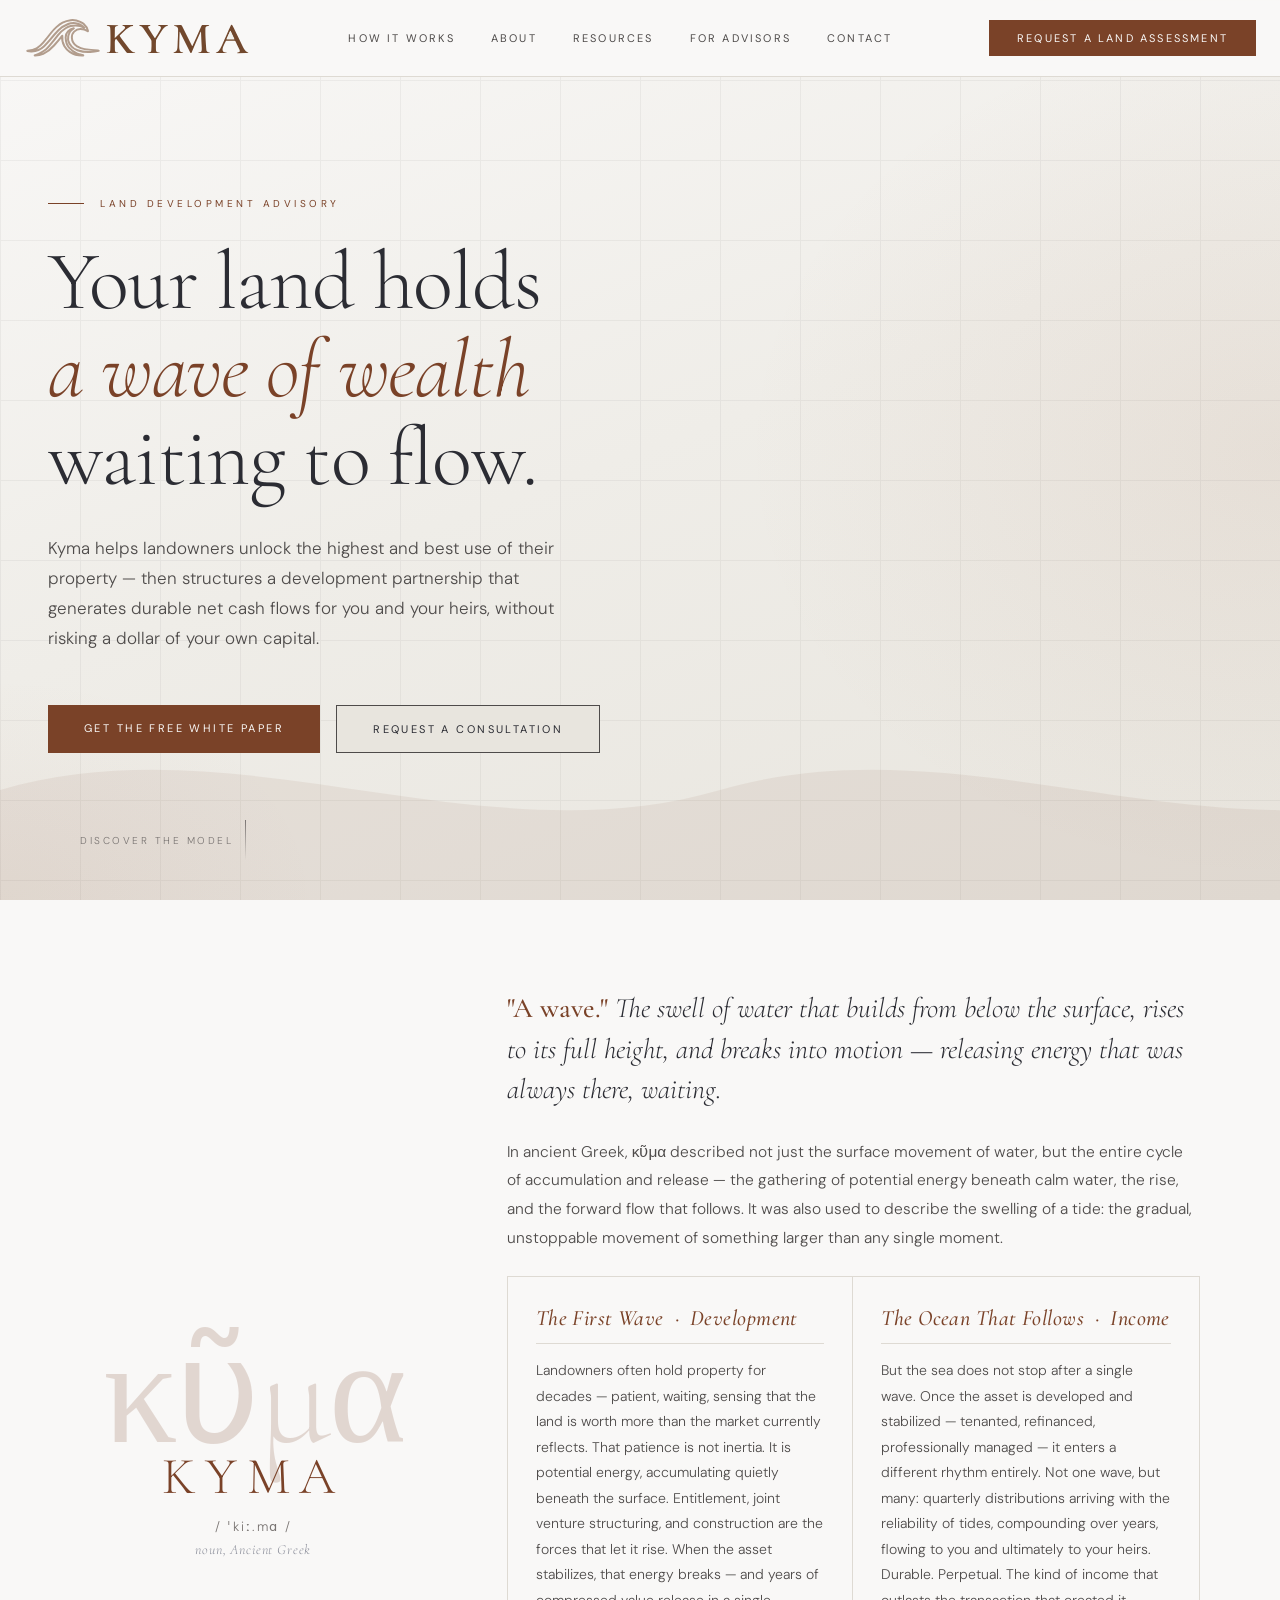
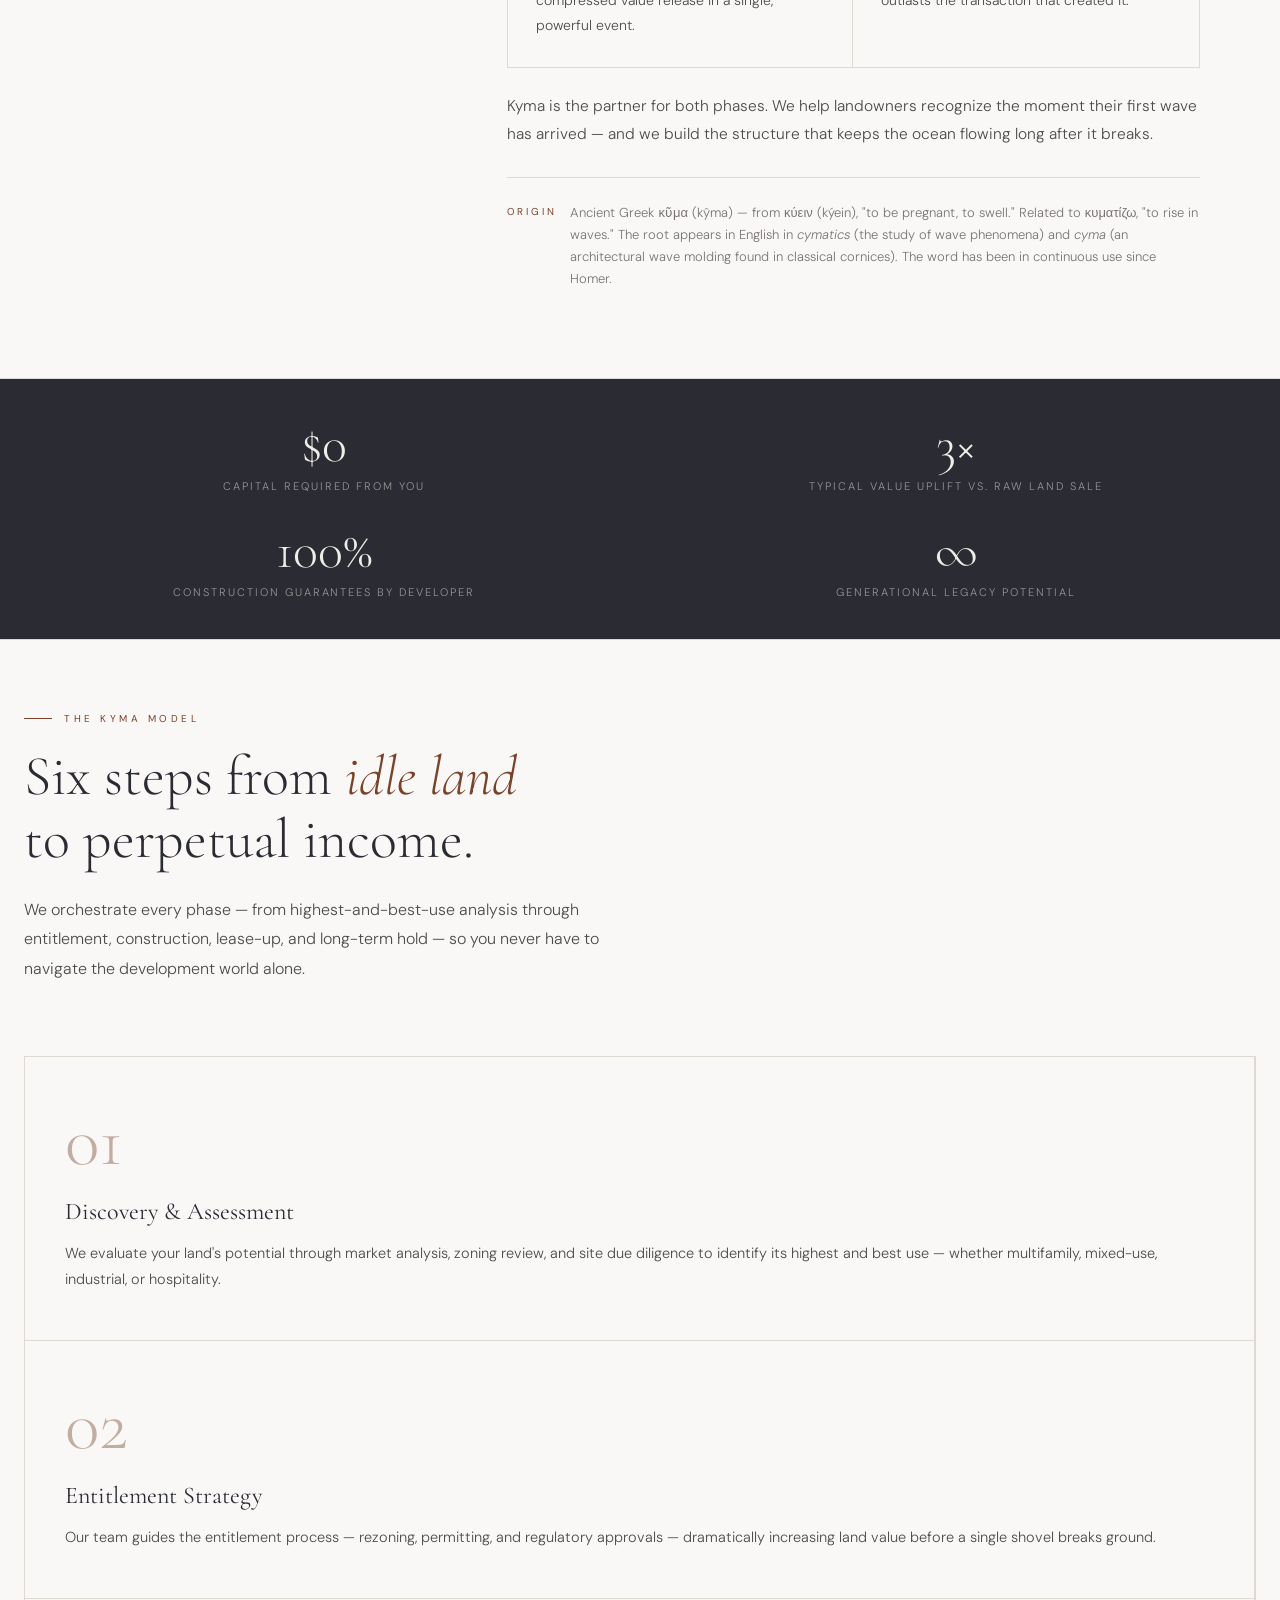
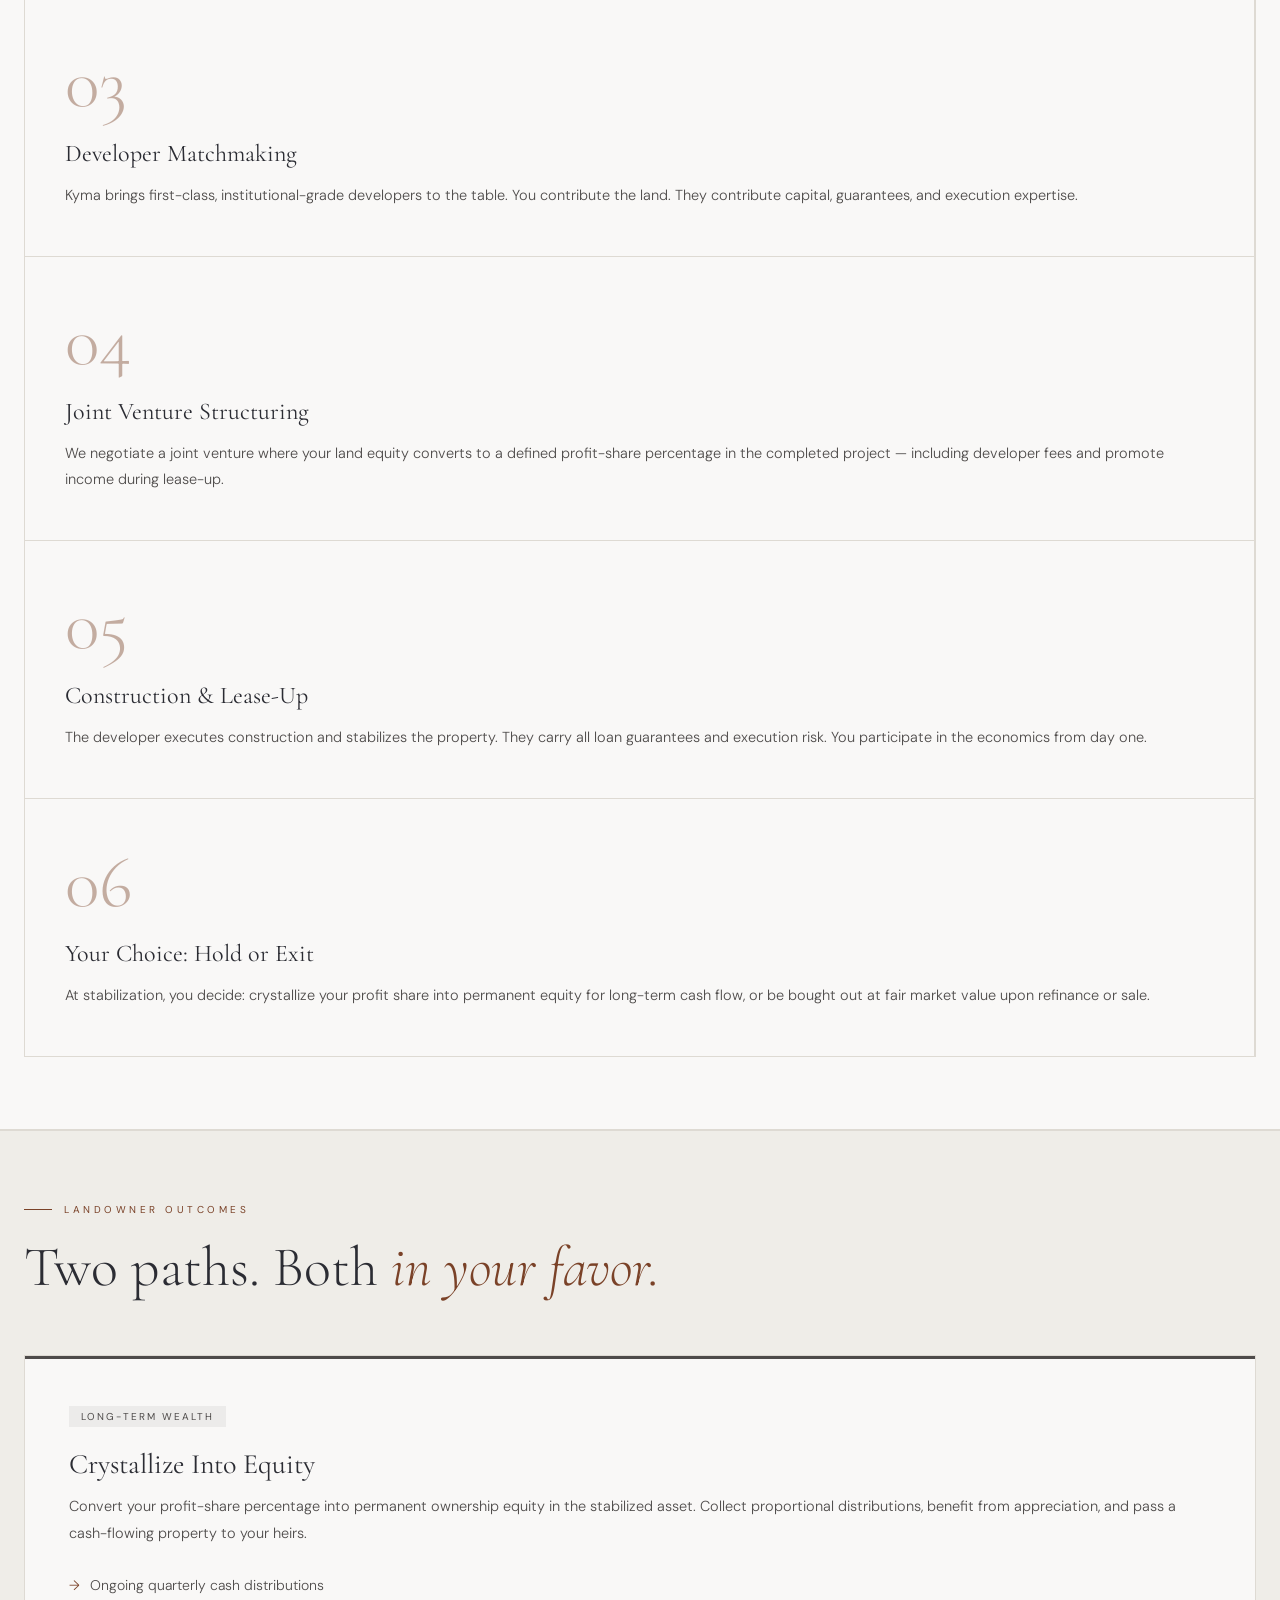
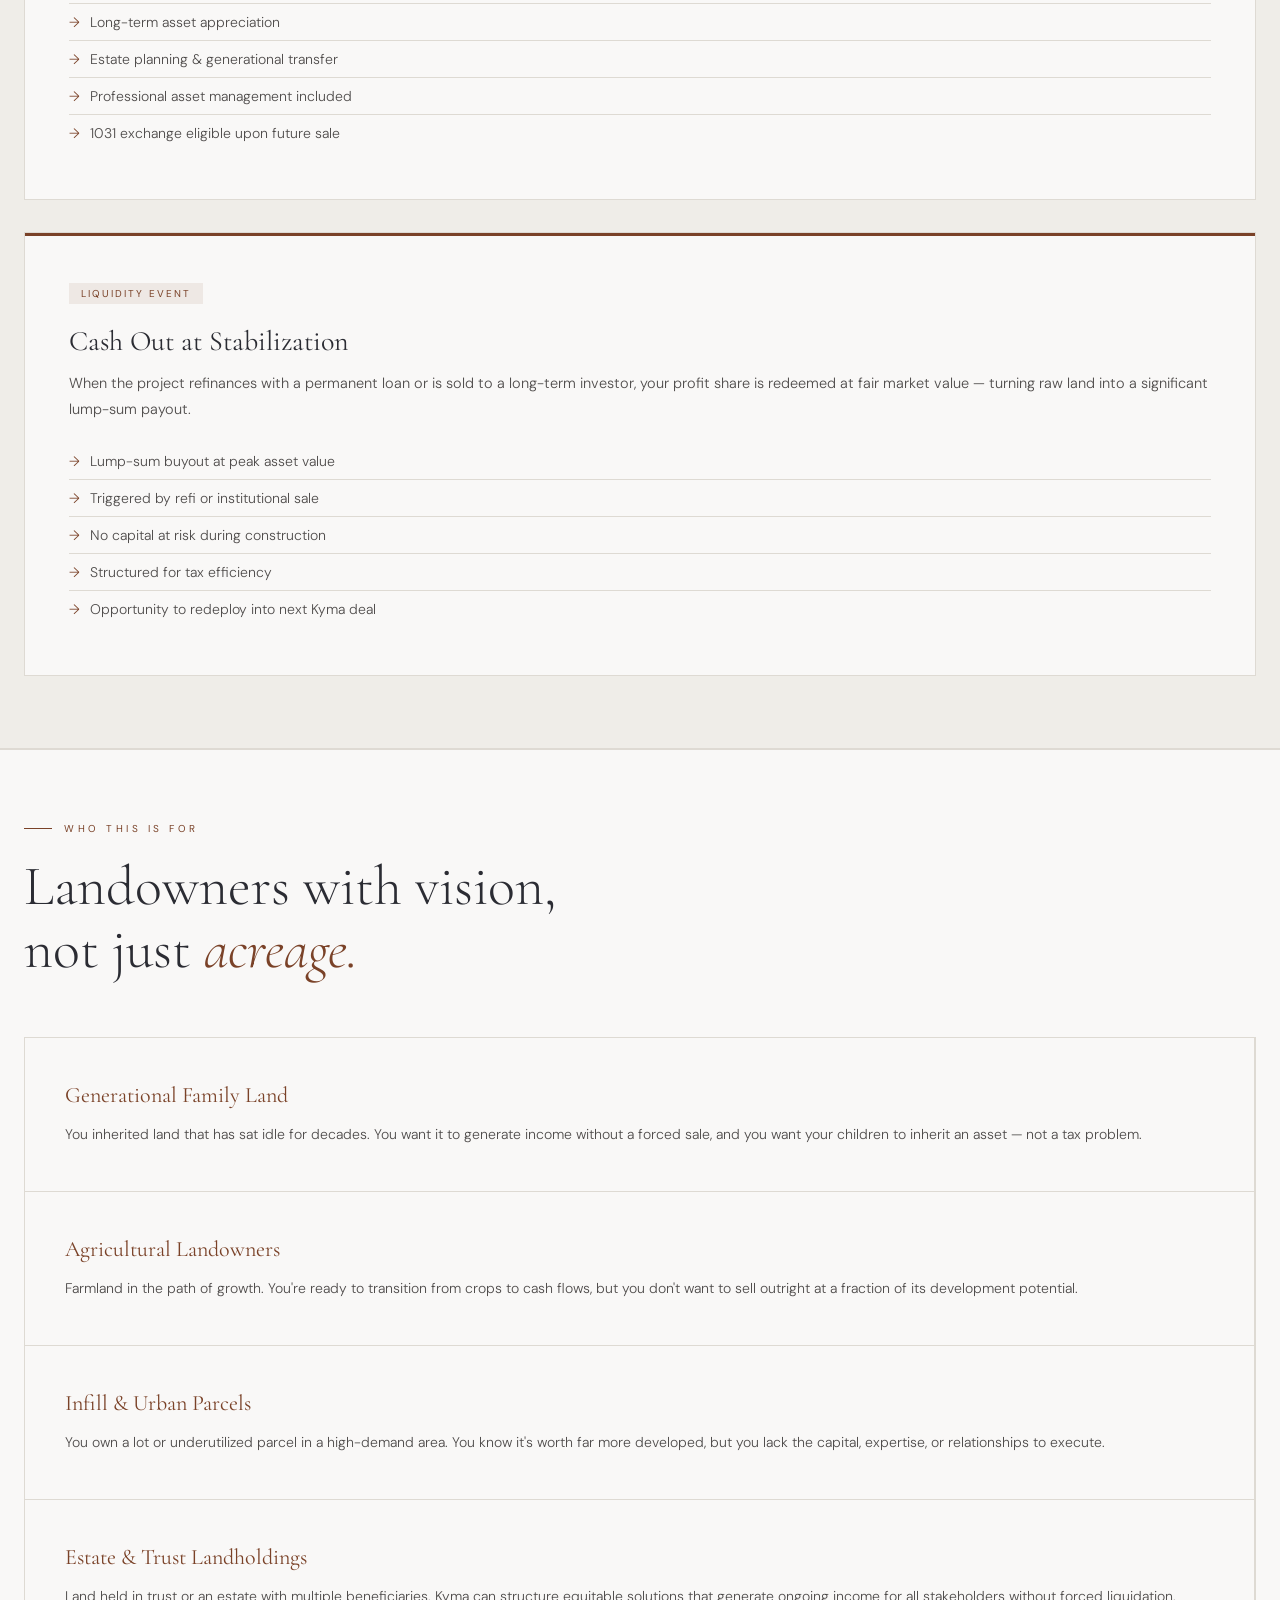
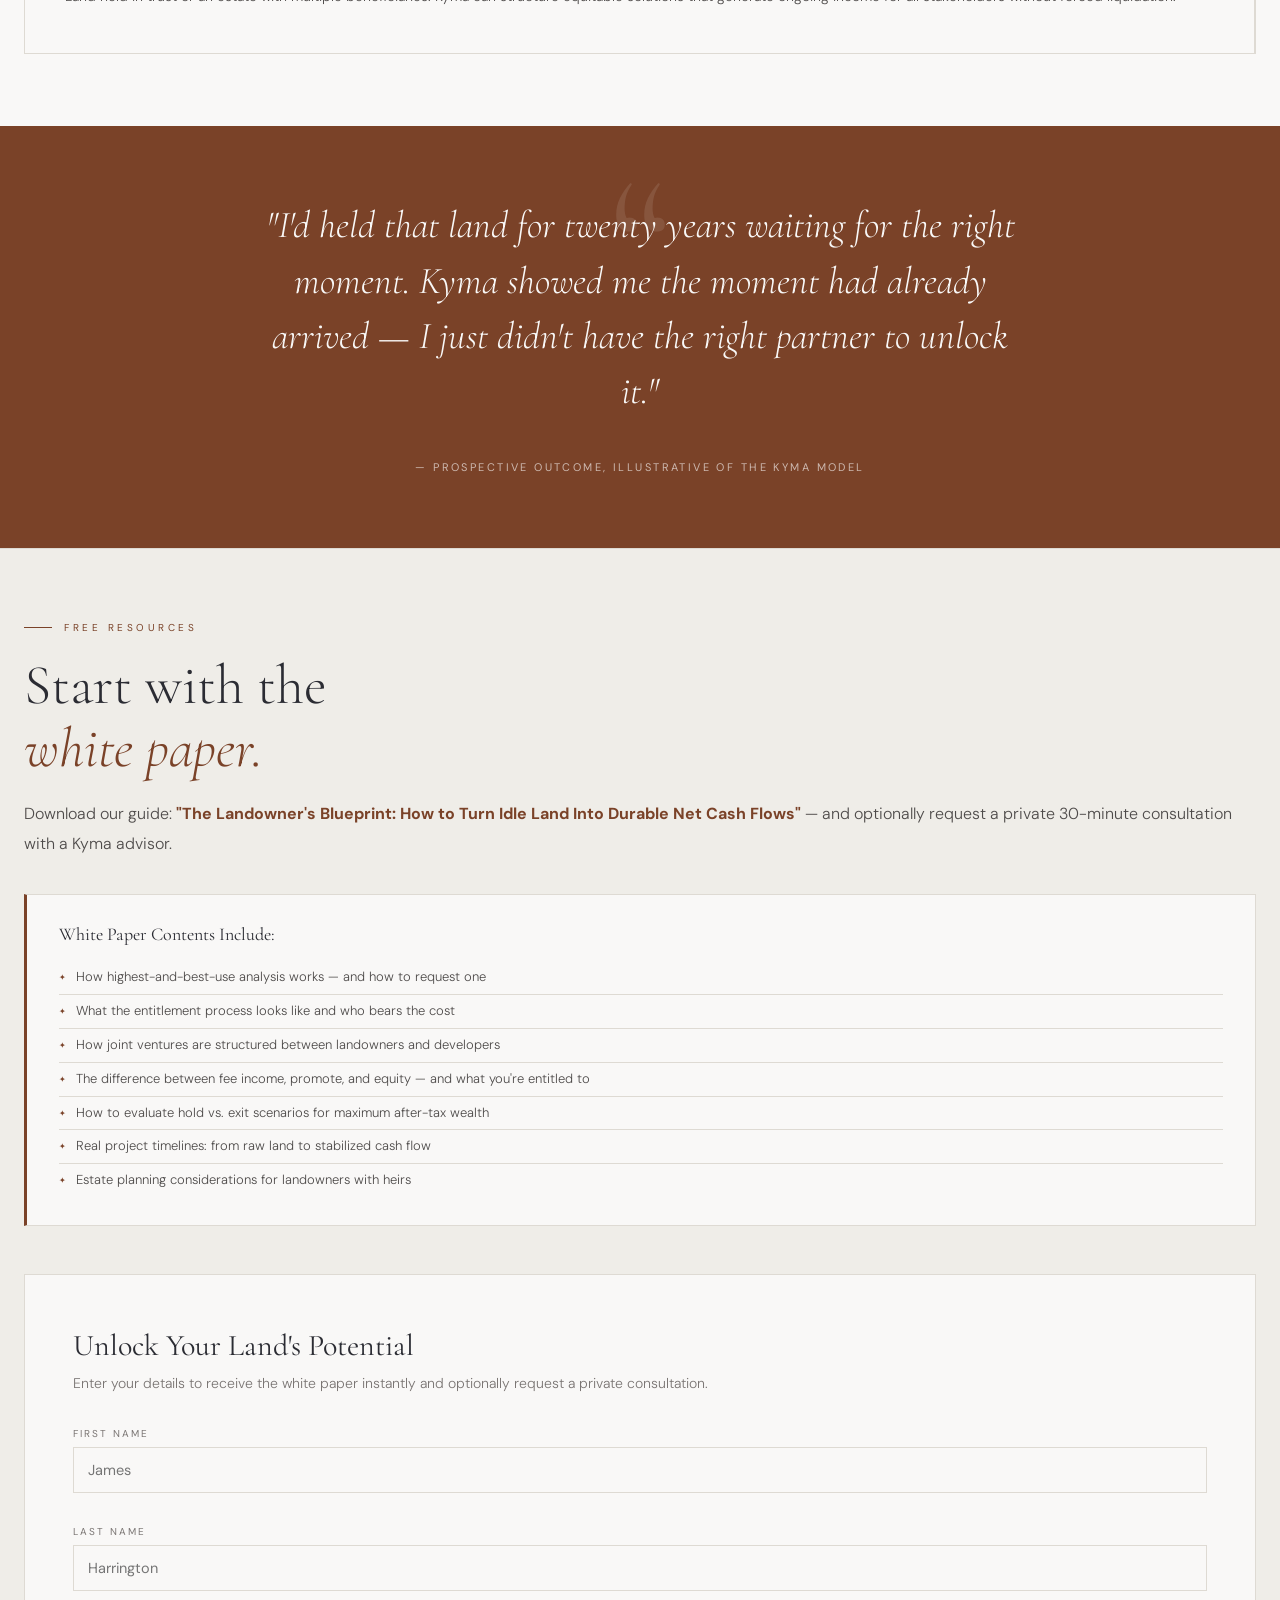
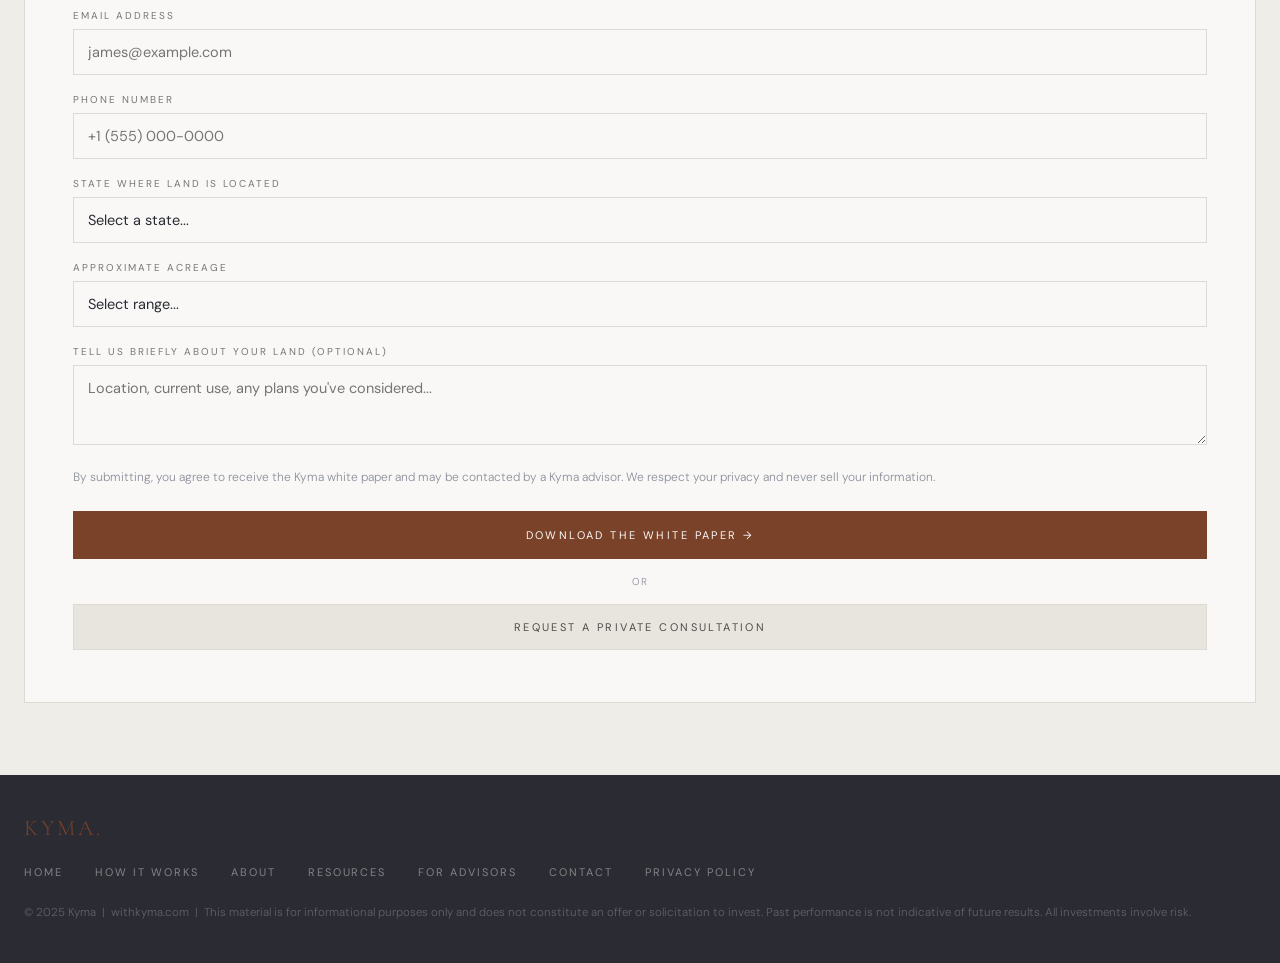
<file: index.html>
<!DOCTYPE html>
<html lang="en">
<head>
<meta charset="UTF-8">
<meta name="viewport" content="width=device-width, initial-scale=1.0">
<meta name="description" content="Kyma helps landowners unlock the highest and best use of their property — structuring development partnerships that generate durable net cash flows with $0 capital required from you.">
<meta property="og:title" content="Kyma | Turn Your Land Into Lasting Legacy">
<meta property="og:description" content="Unlock the wealth in your land. Kyma structures development partnerships that generate durable net cash flows — with no capital required from you.">
<meta property="og:url" content="https://withkyma.com">
<title>Kyma | Turn Your Land Into Lasting Legacy | withkyma.com</title>
<link rel="preconnect" href="https://fonts.googleapis.com">
<link rel="preconnect" href="https://fonts.gstatic.com" crossorigin>
<link href="https://fonts.googleapis.com/css2?family=Cormorant+Garamond:ital,wght@0,300;0,400;0,500;0,600;1,300;1,400&family=DM+Sans:ital,opsz,wght@0,9..40,300;0,9..40,400;0,9..40,500;1,9..40,300&display=swap" rel="stylesheet">
<style>
  :root {
    --ink:        #2b2c33;
    --bone:       #efede8;
    --sand:       #e8e5de;
    --tide:       #4e4b4a;
    --tide-light: #797472;
    --gold:       #7a4228;
    --gold-pale:  #975835;
    --gold-light: #f4e8e0;
    --mist:       #8a8d99;
    --white:      #f9f8f7;
    --rule:       #dedad3;
  }

  *, *::before, *::after { box-sizing: border-box; margin: 0; padding: 0; }
  html { scroll-behavior: smooth; }

  body {
    background: var(--white);
    color: var(--ink);
    font-family: 'DM Sans', sans-serif;
    font-weight: 300;
    overflow-x: hidden;
  }

  /* ── NAV ── */
  nav {
    position: fixed; top: 0; left: 0; right: 0; z-index: 100;
    display: flex; align-items: center; justify-content: space-between;
    padding: 20px 56px;
    background: rgba(249,248,247,0.96);
    border-bottom: 1px solid var(--rule);
    backdrop-filter: blur(8px);
  }
  .logo {
    text-decoration: none;
    flex-shrink: 0;
    display: flex;
    align-items: center;
  }
  .nav-links {
    display: flex; align-items: center; gap: 36px;
  }
  .nav-links a {
    font-family: 'DM Sans', sans-serif;
    font-size: 11px; font-weight: 400;
    letter-spacing: 0.2em; text-transform: uppercase;
    color: var(--tide); text-decoration: none;
    transition: color 0.2s;
  }
  .nav-links a:hover { color: var(--gold); }
  .nav-links a.active { color: var(--gold); }
  nav a.cta-nav {
    font-size: 11px; letter-spacing: 0.2em; text-transform: uppercase;
    color: var(--white); background: var(--gold);
    padding: 11px 28px; text-decoration: none;
    transition: background 0.3s;
    font-family: 'DM Sans', sans-serif; font-weight: 400;
    white-space: nowrap;
  }
  nav a.cta-nav:hover { background: var(--gold-pale); }
  /* Mobile nav */
  .nav-toggle { display: none; flex-direction: column; gap: 5px; cursor: pointer; padding: 4px; }
  .nav-toggle span { display: block; width: 22px; height: 1.5px; background: var(--tide); transition: all 0.3s; }
  @media (max-width: 900px) {
    nav { padding: 18px 24px; }
    .nav-links { display: none; position: absolute; top: 100%; left: 0; right: 0;
      background: rgba(249,248,247,0.98); border-bottom: 1px solid var(--rule);
      flex-direction: column; align-items: flex-start; gap: 0; padding: 8px 0; }
    .nav-links.open { display: flex; }
    .nav-links a { padding: 14px 24px; width: 100%; border-bottom: 1px solid var(--rule); }
    .nav-links a:last-child { border-bottom: none; }
    .nav-toggle { display: flex; }
    nav a.cta-nav { display: none; }
  }

  /* ── HERO ── */
  .hero {
    min-height: 100vh;
    position: relative;
    display: flex; align-items: center;
    overflow: hidden;
    background: var(--bone);
  }

  .hero-bg {
    position: absolute; inset: 0;
    background:
      radial-gradient(ellipse 70% 80% at 100% 50%, rgba(151,88,53,0.08) 0%, transparent 60%),
      radial-gradient(ellipse 50% 50% at 0% 100%, rgba(151,88,53,0.05) 0%, transparent 50%),
      linear-gradient(160deg, #f9f8f7 0%, #efede8 50%, #e8e5de 100%);
  }

  /* Subtle topographic line pattern */
  .grid-lines {
    position: absolute; inset: 0; opacity: 0.06;
    background-image:
      linear-gradient(var(--tide) 1px, transparent 1px),
      linear-gradient(90deg, var(--tide) 1px, transparent 1px);
    background-size: 80px 80px;
  }

  /* Animated wave SVG at bottom of hero */
  .wave-overlay {
    position: absolute; bottom: 0; left: 0; right: 0;
    height: 220px; opacity: 0.07;
  }

  .hero-content {
    position: relative; z-index: 2;
    max-width: 800px;
    padding: 140px 80px 80px;
  }

  .eyebrow {
    font-size: 10px; letter-spacing: 0.35em; text-transform: uppercase;
    color: var(--gold); margin-bottom: 28px;
    display: flex; align-items: center; gap: 16px;
    font-weight: 400;
  }
  .eyebrow::before {
    content: ''; display: block; width: 36px; height: 1px; background: var(--gold);
  }

  h1 {
    font-family: 'Cormorant Garamond', serif;
    font-size: clamp(46px, 6.5vw, 84px);
    font-weight: 300; line-height: 1.06;
    letter-spacing: -0.01em;
    color: var(--ink);
    margin-bottom: 32px;
  }
  h1 em {
    font-style: italic; color: var(--gold);
  }

  .hero-sub {
    font-size: 17px; line-height: 1.75; color: var(--tide);
    max-width: 520px; margin-bottom: 52px;
    font-weight: 300;
  }

  .hero-actions {
    display: flex; gap: 16px; flex-wrap: wrap;
  }

  .btn-primary {
    background: var(--gold); color: var(--white);
    padding: 16px 36px;
    font-size: 11px; letter-spacing: 0.22em; text-transform: uppercase;
    text-decoration: none; border: none; cursor: pointer;
    transition: all 0.3s; font-family: 'DM Sans', sans-serif; font-weight: 400;
    display: inline-block;
  }
  .btn-primary:hover { background: var(--gold-pale); transform: translateY(-1px); }

  .btn-ghost {
    background: var(--sand); color: var(--ink);
    padding: 16px 36px;
    font-size: 11px; letter-spacing: 0.22em; text-transform: uppercase;
    text-decoration: none; border: 1px solid var(--tide); cursor: pointer;
    transition: all 0.3s; font-family: 'DM Sans', sans-serif; font-weight: 400;
    display: inline-block;
  }
  .btn-ghost:hover { background: var(--tide); border-color: var(--tide); color: var(--white); }

  /* Scroll indicator */
  .scroll-hint {
    position: absolute; bottom: 40px; left: 80px;
    font-size: 10px; letter-spacing: 0.25em; text-transform: uppercase;
    color: var(--tide-light); display: flex; align-items: center; gap: 12px;
    animation: fadeInUp 1s 1.5s both;
  }
  .scroll-hint::after {
    content: ''; display: block; width: 1px; height: 40px;
    background: linear-gradient(to bottom, var(--tide-light), transparent);
    animation: scrollLine 2s ease-in-out infinite;
  }
  @keyframes scrollLine { 0%,100% { opacity: 1; } 50% { opacity: 0.3; } }

  /* ── METRICS STRIP ── */
  /* Dark band — the one deliberate dark element, like Terra Vista's accent strips */
  .metrics {
    background: var(--ink);
    padding: 56px 80px;
    display: grid; grid-template-columns: repeat(4, 1fr);
    gap: 40px;
    position: relative;
  }
  .metric { text-align: center; }
  .metric-num {
    font-family: 'Cormorant Garamond', serif;
    font-size: 52px; font-weight: 300; color: var(--bone);
    line-height: 1;
  }
  .metric-label {
    font-size: 11px; letter-spacing: 0.18em; text-transform: uppercase;
    color: rgba(239,237,232,0.55); margin-top: 8px;
  }

  /* ── SECTION BASE ── */
  section { padding: 112px 80px; }

  .section-label {
    font-size: 10px; letter-spacing: 0.35em; text-transform: uppercase;
    color: var(--gold); margin-bottom: 20px;
    display: flex; align-items: center; gap: 12px;
    font-weight: 400;
  }
  .section-label::before { content: ''; width: 28px; height: 1px; background: var(--gold); display: block; }

  h2 {
    font-family: 'Cormorant Garamond', serif;
    font-size: clamp(34px, 4.5vw, 56px);
    font-weight: 300; line-height: 1.12;
    color: var(--ink);
  }
  h2 em { font-style: italic; color: var(--gold); }

  /* ── HOW IT WORKS ── */
  .how {
    background: var(--white);
    border-top: 1px solid var(--rule);
    border-bottom: 1px solid var(--rule);
  }

  .how-header { max-width: 600px; margin-bottom: 72px; }
  .how-header p {
    margin-top: 24px; font-size: 16px; line-height: 1.85;
    color: var(--tide);
  }

  .steps {
    display: grid; grid-template-columns: repeat(3, 1fr);
    gap: 0;
    border: 1px solid var(--rule);
    margin-bottom: 0;
  }
  .step {
    padding: 48px 40px;
    border-right: 1px solid var(--rule);
    border-bottom: 1px solid var(--rule);
    position: relative;
    transition: background 0.3s;
    background: var(--white);
  }
  .step:nth-child(3n) { border-right: none; }
  .step:nth-last-child(-n+3) { border-bottom: none; }
  .step:hover { background: var(--bone); }
  .step::before {
    content: ''; position: absolute; top: 0; left: 0; right: 0; height: 2px;
    background: transparent;
    transition: background 0.3s;
  }
  .step:hover::before { background: var(--gold); }

  .step-num {
    font-family: 'Cormorant Garamond', serif;
    font-size: 72px; font-weight: 300;
    color: rgba(122,66,40,0.42); line-height: 1;
    margin-bottom: 20px;
  }
  .step h3 {
    font-family: 'Cormorant Garamond', serif;
    font-size: 24px; font-weight: 400; color: var(--ink);
    margin-bottom: 14px;
  }
  .step p { font-size: 14.5px; line-height: 1.8; color: var(--tide); }

  /* ── STRUCTURE / HOW YOU WIN ── */
  .structure {
    background: var(--bone);
    border-top: 1px solid var(--rule);
    border-bottom: 1px solid var(--rule);
  }

  .options-grid {
    display: grid; grid-template-columns: 1fr 1fr; gap: 32px;
    margin-top: 56px;
  }
  .option-card {
    background: var(--white);
    border: 1px solid var(--rule);
    padding: 48px 44px;
    position: relative; overflow: hidden;
    transition: transform 0.3s, box-shadow 0.3s;
  }
  .option-card:hover { transform: translateY(-3px); box-shadow: 0 16px 48px rgba(43,44,51,0.08); }
  .option-card::before {
    content: ''; position: absolute; top: 0; left: 0; right: 0; height: 3px;
  }
  .option-card.hold::before { background: var(--tide); }
  .option-card.exit::before { background: var(--gold); }
  .option-card h3 {
    font-family: 'Cormorant Garamond', serif;
    font-size: 28px; font-weight: 400;
    color: var(--ink); margin-bottom: 12px;
  }
  .option-card .tag {
    font-size: 10px; letter-spacing: 0.2em; text-transform: uppercase;
    margin-bottom: 20px; display: inline-block; padding: 4px 12px;
    font-weight: 400;
  }
  .option-card.hold .tag { background: rgba(78,75,74,0.08); color: var(--tide); }
  .option-card.exit .tag { background: rgba(122,66,40,0.09); color: var(--gold); }
  .option-card p { font-size: 14.5px; line-height: 1.85; color: var(--tide); }
  .option-card ul { list-style: none; margin-top: 20px; }
  .option-card ul li {
    font-size: 14px; color: var(--tide); padding: 9px 0;
    border-bottom: 1px solid var(--rule);
    display: flex; align-items: flex-start; gap: 10px;
  }
  .option-card ul li:last-child { border-bottom: none; }
  .option-card ul li::before { content: '→'; color: var(--gold); flex-shrink: 0; }

  /* ── WHO WE SERVE ── */
  .who {
    background: var(--white);
    border-top: 1px solid var(--rule);
  }
  .who-grid {
    display: grid; grid-template-columns: repeat(2, 1fr);
    border: 1px solid var(--rule);
    margin-top: 56px;
  }
  .who-card {
    padding: 44px 40px;
    border-right: 1px solid var(--rule);
    border-bottom: 1px solid var(--rule);
    transition: background 0.3s;
  }
  .who-card:nth-child(2n) { border-right: none; }
  .who-card:nth-last-child(-n+2) { border-bottom: none; }
  .who-card:hover { background: var(--bone); }
  .who-card h4 {
    font-family: 'Cormorant Garamond', serif;
    font-size: 22px; font-weight: 400; color: var(--gold);
    margin-bottom: 14px;
  }
  .who-card p { font-size: 14px; line-height: 1.8; color: var(--tide); }

  /* ── TESTIMONIAL ── */
  /* Sienna accent band — like Terra Vista's warm image+quote sections */
  .testimonial {
    background: var(--gold);
    padding: 100px 80px;
    text-align: center;
    position: relative; overflow: hidden;
  }
  .testimonial::before {
    content: '\201C';
    position: absolute; top: 20px; left: 50%; transform: translateX(-50%);
    font-family: 'Cormorant Garamond', serif;
    font-size: 200px; line-height: 1;
    color: rgba(255,255,255,0.10);
    pointer-events: none;
  }
  .testimonial blockquote {
    font-family: 'Cormorant Garamond', serif;
    font-size: clamp(22px, 3vw, 38px);
    font-weight: 300; font-style: italic;
    line-height: 1.45; color: var(--white);
    max-width: 760px; margin: 0 auto 36px;
    position: relative; z-index: 1;
  }
  .testimonial cite {
    font-size: 11px; letter-spacing: 0.22em; text-transform: uppercase;
    color: rgba(249,248,247,0.65);
    font-style: normal; position: relative; z-index: 1;
    font-weight: 400;
  }

  /* ── LEAD CAPTURE ── */
  .capture {
    background: var(--bone);
    border-top: 1px solid var(--rule);
    position: relative; overflow: hidden;
  }
  .capture::before {
    content: 'KYMA';
    position: absolute;
    font-family: 'Cormorant Garamond', serif;
    font-size: 260px; font-weight: 600;
    color: rgba(122,66,40,0.04);
    top: 50%; left: 50%; transform: translate(-50%, -50%);
    white-space: nowrap; pointer-events: none;
    letter-spacing: 0.05em;
  }
  .capture-inner {
    position: relative; z-index: 2;
    display: grid; grid-template-columns: 1fr 1fr; gap: 88px;
    align-items: start;
  }
  .capture-left h2 { margin-bottom: 20px; }
  .capture-left p {
    font-size: 16px; line-height: 1.85; color: var(--tide); margin-bottom: 36px;
  }
  .whitepaper-preview {
    background: var(--white);
    border: 1px solid var(--rule);
    border-left: 3px solid var(--gold);
    padding: 28px 32px;
    margin-top: 0;
  }
  .whitepaper-preview h4 {
    font-family: 'Cormorant Garamond', serif;
    font-size: 18px; font-weight: 400; color: var(--ink); margin-bottom: 16px;
  }
  .whitepaper-preview ul { list-style: none; }
  .whitepaper-preview ul li {
    font-size: 13px; color: var(--tide); padding: 6px 0;
    border-bottom: 1px solid var(--rule);
    display: flex; gap: 10px; line-height: 1.6;
  }
  .whitepaper-preview ul li:last-child { border-bottom: none; }
  .whitepaper-preview ul li::before { content: '✦'; color: var(--gold); font-size: 8px; margin-top: 4px; flex-shrink: 0; }

  /* Form panel */
  .form-panel {
    background: var(--white);
    border: 1px solid var(--rule);
    padding: 52px 48px;
    color: var(--ink);
  }
  .form-panel h3 {
    font-family: 'Cormorant Garamond', serif;
    font-size: 30px; font-weight: 400;
    color: var(--ink); margin-bottom: 8px;
  }
  .form-panel .form-sub {
    font-size: 14px; color: var(--tide-light); margin-bottom: 32px;
    line-height: 1.65;
  }

  .form-group { margin-bottom: 18px; }
  .form-group label {
    display: block; font-size: 10px; letter-spacing: 0.2em;
    text-transform: uppercase; color: var(--tide-light); margin-bottom: 7px;
    font-weight: 400;
  }
  .form-group input, .form-group select, .form-group textarea {
    width: 100%; padding: 13px 14px;
    border: 1px solid var(--rule); border-radius: 0;
    font-family: 'DM Sans', sans-serif; font-size: 14.5px; color: var(--ink);
    background: var(--white);
    transition: border-color 0.2s;
    outline: none; appearance: none;
  }
  .form-group input:focus, .form-group select:focus, .form-group textarea:focus {
    border-color: var(--gold);
    background: var(--gold-light);
  }
  .form-group textarea { min-height: 80px; resize: vertical; }
  .form-row { display: grid; grid-template-columns: 1fr 1fr; gap: 14px; }

  .form-panel .consent {
    font-size: 12px; color: var(--mist); line-height: 1.6; margin: 18px 0 24px;
  }

  .btn-submit {
    width: 100%; padding: 17px;
    background: var(--gold); color: var(--white);
    font-family: 'DM Sans', sans-serif; font-weight: 400;
    font-size: 11px; letter-spacing: 0.22em; text-transform: uppercase;
    border: none; cursor: pointer;
    transition: background 0.3s;
  }
  .btn-submit:hover { background: var(--gold-pale); }

  .form-divider {
    text-align: center; margin: 16px 0;
    font-size: 10px; color: var(--mist); letter-spacing: 0.15em;
    text-transform: uppercase;
  }

  .btn-consult {
    width: 100%; padding: 15px;
    background: var(--sand); color: var(--tide);
    font-family: 'DM Sans', sans-serif; font-weight: 400;
    font-size: 11px; letter-spacing: 0.22em; text-transform: uppercase;
    border: 1px solid var(--rule); cursor: pointer;
    transition: all 0.3s;
  }
  .btn-consult:hover { background: var(--tide); color: var(--white); border-color: var(--tide); }

  .success-msg {
    display: none; text-align: center; padding: 40px 20px;
  }
  .success-msg .check {
    width: 60px; height: 60px; background: var(--gold);
    border-radius: 50%; display: flex; align-items: center; justify-content: center;
    margin: 0 auto 20px; font-size: 24px; color: white;
  }
  .success-msg h3 {
    font-family: 'Cormorant Garamond', serif; font-size: 30px; font-weight: 400;
    color: var(--ink); margin-bottom: 10px;
  }
  .success-msg p { color: var(--tide-light); font-size: 15px; line-height: 1.7; }

  /* ── FOOTER ── */
  footer {
    background: var(--ink);
    padding: 56px 80px;
    display: flex; justify-content: space-between; align-items: center;
    flex-wrap: wrap; gap: 24px;
  }
  .footer-logo {
    font-family: 'Cormorant Garamond', serif;
    font-size: 22px; color: var(--gold); letter-spacing: 0.14em;
  }
  .footer-links { display: flex; gap: 32px; }
  .footer-links a {
    font-size: 11px; letter-spacing: 0.18em; text-transform: uppercase;
    color: rgba(239,237,232,0.45); text-decoration: none; transition: color 0.2s;
    font-weight: 400;
  }
  .footer-links a:hover { color: var(--gold); }
  footer p {
    font-size: 11.5px; color: rgba(239,237,232,0.28);
    width: 100%; line-height: 1.7;
  }

  /* ── ANIMATIONS ── */
  @keyframes fadeInUp {
    from { opacity: 0; transform: translateY(24px); }
    to { opacity: 1; transform: translateY(0); }
  }
  @keyframes waveFloat {
    0%, 100% { transform: translateX(0); }
    50% { transform: translateX(-20px); }
  }

  .fade-in { animation: fadeInUp 0.9s ease both; }
  .fade-in-delay-1 { animation: fadeInUp 0.9s 0.2s ease both; }
  .fade-in-delay-2 { animation: fadeInUp 0.9s 0.4s ease both; }
  .fade-in-delay-3 { animation: fadeInUp 0.9s 0.6s ease both; }

  .reveal {
    opacity: 0; transform: translateY(32px);
    transition: opacity 0.8s ease, transform 0.8s ease;
  }
  .reveal.visible { opacity: 1; transform: translateY(0); }

  /* Wave animation */
  .animated-wave path {
    animation: waveFloat 6s ease-in-out infinite;
  }

  /* ── ETYMOLOGY ── */
  .etymology {
    background: var(--white);
    border-bottom: 1px solid var(--rule);
    padding: 88px 80px;
    display: grid;
    grid-template-columns: 1fr 2fr;
    gap: 80px;
    align-items: center;
  }

  .etymology-greek {
    text-align: center;
    position: relative;
  }
  .etymology-glyph {
    font-family: 'Cormorant Garamond', serif;
    font-size: 148px;
    font-weight: 300;
    line-height: 1;
    color: var(--gold);
    opacity: 0.18;
    letter-spacing: -0.02em;
    display: block;
    user-select: none;
  }
  .etymology-transliteration {
    font-family: 'Cormorant Garamond', serif;
    font-size: 52px;
    font-weight: 300;
    color: var(--gold);
    letter-spacing: 0.18em;
    display: block;
    margin-top: -24px;
    position: relative;
    z-index: 1;
  }
  .etymology-pronunciation {
    font-family: 'DM Sans', sans-serif;
    font-size: 13px;
    font-weight: 300;
    color: var(--tide-light);
    letter-spacing: 0.14em;
    margin-top: 10px;
    display: block;
  }
  .etymology-pos {
    font-family: 'Cormorant Garamond', serif;
    font-size: 14px;
    font-style: italic;
    color: var(--mist);
    letter-spacing: 0.06em;
    margin-top: 6px;
    display: block;
  }

  .etymology-rule {
    width: 1px;
    height: 100%;
    background: var(--rule);
    position: absolute;
    left: calc(33.33% + 0px);
    top: 0;
  }

  .etymology-right {
    position: relative;
  }
  .etymology-definition {
    font-family: 'Cormorant Garamond', serif;
    font-size: 28px;
    font-weight: 300;
    line-height: 1.45;
    color: var(--ink);
    margin-bottom: 28px;
    font-style: italic;
  }
  .etymology-definition strong {
    font-style: normal;
    font-weight: 500;
    color: var(--gold);
  }
  .etymology-body {
    font-size: 15.5px;
    line-height: 1.85;
    color: var(--tide);
    margin-bottom: 20px;
  }
  .etymology-body + .etymology-body {
    padding-top: 20px;
    border-top: 1px solid var(--rule);
  }
  .etymology-origin {
    display: flex;
    align-items: flex-start;
    gap: 14px;
    margin-top: 28px;
    padding-top: 24px;
    border-top: 1px solid var(--rule);
  }
  .etymology-origin-label {
    font-size: 10px;
    letter-spacing: 0.28em;
    text-transform: uppercase;
    color: var(--gold);
    font-weight: 400;
    padding-top: 3px;
    white-space: nowrap;
  }
  .etymology-origin-text {
    font-size: 13px;
    line-height: 1.7;
    color: var(--tide-light);
  }

  .etymology-phases {
    display: grid;
    grid-template-columns: 1fr 1fr;
    gap: 0;
    border: 1px solid var(--rule);
    margin: 24px 0;
  }
  .etymology-phase {
    padding: 28px 28px;
    border-right: 1px solid var(--rule);
  }
  .etymology-phase:last-child { border-right: none; }
  .etymology-phase-label {
    font-family: 'Cormorant Garamond', serif;
    font-size: 22px;
    font-weight: 500;
    font-style: italic;
    letter-spacing: 0.02em;
    text-transform: none;
    color: var(--gold);
    margin-bottom: 14px;
    padding-bottom: 12px;
    border-bottom: 1px solid var(--rule);
  }
  .etymology-phase-body {
    font-size: 14px;
    line-height: 1.82;
    color: var(--tide);
  }

  @media (max-width: 900px) {
    .etymology-phases { grid-template-columns: 1fr; }
    .etymology-phase { border-right: none; border-bottom: 1px solid var(--rule); }
    .etymology-phase:last-child { border-bottom: none; }
  }

  /* ── MOBILE ── */
  @media (max-width: 900px) {
    .etymology {
      grid-template-columns: 1fr;
      gap: 40px;
      padding: 64px 24px;
    }
    .etymology-glyph { font-size: 100px; }
    .etymology-transliteration { font-size: 40px; }
  }
    nav { padding: 18px 24px; }
    .hero-content { padding: 110px 24px 60px; }
    .metrics { padding: 40px 24px; grid-template-columns: repeat(2, 1fr); gap: 32px; }
    section { padding: 72px 24px; }
    .steps { grid-template-columns: 1fr; }
    .step:nth-child(3n) { border-right: 1px solid var(--rule); }
    .step:nth-last-child(-n+3) { border-bottom: 1px solid var(--rule); }
    .step:last-child { border-bottom: none; }
    .options-grid { grid-template-columns: 1fr; }
    .who-grid { grid-template-columns: 1fr; }
    .who-card:nth-child(2n) { border-right: 1px solid var(--rule); }
    .who-card:nth-last-child(-n+2) { border-bottom: 1px solid var(--rule); }
    .who-card:last-child { border-bottom: none; }
    .capture-inner { grid-template-columns: 1fr; gap: 48px; }
    footer { padding: 40px 24px; flex-direction: column; align-items: flex-start; }
    .testimonial { padding: 72px 24px; }
    .form-row { grid-template-columns: 1fr; }
  }
</style>
</head>
<body>

<!-- NAV -->
<nav>
  <a class="logo" href="index.html" style="display:flex;align-items:center;text-decoration:none;">
  <svg xmlns="http://www.w3.org/2000/svg" viewBox="230 230 570 100" height="40" style="display:block;">
    <g stroke-width="2.00" fill="none" stroke-linecap="butt">
      <path stroke="#b29d8d" vector-effect="non-scaling-stroke" d="M 354.47 256.14 C 349.81 258.94 346.47 261.21 343.97 265.98 C 337.49 278.35 339.99 291.77 349.25 301.73 Q 354.62 307.52 363.62 310.64 Q 379.28 316.09 395.49 315.15 Q 406.52 314.51 416.62 312.22 A 0.28 0.28 0.0 0 0 416.64 311.68 Q 415.89 311.47 414.97 311.42 Q 396.61 310.28 381.73 307.79 Q 371.78 306.12 362.70 300.84 Q 350.32 293.64 349.66 279.33 Q 349.23 269.90 355.43 264.01 Q 362.16 257.61 370.73 257.51 C 377.11 257.43 383.76 259.15 389.34 263.00 A 0.41 0.41 0.0 0 0 389.97 262.58 C 388.56 255.19 384.47 249.62 378.91 244.66 Q 375.94 242.01 370.66 239.57 Q 358.29 233.86 346.42 235.38 Q 335.91 236.73 326.39 241.34 Q 320.03 244.42 310.98 252.79 Q 303.19 259.99 297.88 266.88 Q 288.27 279.34 278.52 291.06 C 273.07 297.62 267.92 302.03 261.54 305.80 C 254.87 309.75 246.91 311.36 238.70 311.74 A 0.44 0.44 0.0 0 0 238.61 312.60 Q 243.44 313.93 249.47 313.68 Q 267.23 312.95 280.25 300.51 Q 289.04 292.12 294.88 284.83 C 301.79 276.19 311.10 265.52 316.04 260.52 Q 325.78 250.64 340.39 244.89 Q 348.69 241.62 358.56 242.82 Q 371.55 244.42 380.81 254.00 A 0.22 0.22 0.0 0 1 380.54 254.34 C 370.49 248.37 357.90 247.87 346.84 250.07 C 342.29 250.97 337.91 253.19 334.05 255.57 Q 323.06 262.34 314.95 272.94 Q 304.27 286.90 293.22 299.93 Q 287.44 306.73 284.61 308.89 C 278.24 313.73 273.55 317.13 266.27 319.87 Q 261.39 321.70 257.80 322.82 Q 257.14 323.02 256.84 323.27 A 0.25 0.25 0.0 0 0 256.99 323.71 Q 268.09 323.97 278.02 319.59 C 288.22 315.08 297.76 307.00 305.03 298.78 Q 316.22 286.14 325.29 274.44 A 0.29 0.28 -22.5 0 1 325.80 274.65 Q 324.01 288.59 331.10 300.66 Q 336.07 309.11 344.23 314.49 Q 359.73 324.70 377.92 323.64 A 0.31 0.31 0.0 0 0 377.99 323.03 Q 375.86 322.43 371.13 321.32 Q 367.85 320.56 362.14 318.32 C 354.14 315.19 348.40 310.52 342.51 304.02 C 335.81 296.64 334.46 287.72 334.14 278.49 C 333.72 266.63 343.14 257.89 354.28 255.65 A 0.27 0.27 0.0 0 1 354.47 256.14"/>
    </g>
    <path fill="#72482d" d="M 735.90 316.07 A 0.60 0.60 0.0 0 1 736.48 316.67 L 736.48 317.16 A 0.53 0.53 0.0 0 1 735.95 317.69 L 710.21 317.59 A 0.64 0.63 3.9 0 1 709.58 316.87 L 709.59 316.85 A 1.13 1.12 -0.8 0 1 710.45 315.97 Q 715.08 314.95 717.23 311.97 C 722.01 305.36 725.35 298.20 728.57 290.22 Q 730.34 285.81 732.48 281.26 Q 736.80 272.06 742.31 258.93 C 743.70 255.60 745.82 251.67 747.26 248.26 C 747.88 246.79 749.76 246.36 750.73 247.90 C 753.74 252.66 755.94 258.37 758.69 264.00 Q 769.40 285.91 777.75 303.26 Q 780.66 309.32 784.56 313.43 Q 786.15 315.11 789.86 316.06 C 790.16 316.14 790.57 316.40 790.66 316.76 A 0.71 0.63 82.8 0 1 790.06 317.63 Q 777.66 317.53 763.81 317.89 A 0.77 0.77 0.0 0 1 763.03 317.05 L 763.03 317.00 A 0.99 0.99 0.0 0 1 763.99 316.10 Q 766.59 316.04 768.81 314.66 A 1.12 1.12 0.0 0 0 769.31 313.92 Q 769.77 311.14 768.79 309.22 Q 762.04 295.96 758.64 288.19 A 2.14 2.14 0.0 0 0 756.68 286.91 L 735.37 286.91 A 0.72 0.70 13.9 0 0 734.74 287.28 Q 730.45 295.23 728.12 301.08 C 726.04 306.31 724.71 313.99 731.64 315.60 Q 733.33 315.99 735.90 316.07 Z M 736.51 282.42 A 0.55 0.55 0.0 0 0 737.02 283.19 L 755.21 283.00 A 0.55 0.55 0.0 0 0 755.70 282.22 L 746.40 262.35 A 0.55 0.55 0.0 0 0 745.40 262.36 L 736.51 282.42 Z"/>
    <path fill="#72482d" d="M 456.87 280.07 A 0.16 0.16 0.0 0 0 457.14 280.19 Q 466.42 271.57 473.20 264.63 Q 474.51 263.29 477.73 260.32 C 480.42 257.84 484.86 253.94 481.49 250.99 C 480.47 250.11 478.19 249.87 476.74 249.52 A 0.93 0.93 0.0 0 1 476.96 247.69 L 501.88 247.69 A 1.02 1.02 0.0 0 1 502.06 249.72 L 498.12 250.43 A 2.78 2.51 -60.9 0 0 497.33 250.70 Q 489.04 255.00 485.59 258.34 Q 477.18 266.46 469.96 273.07 A 1.83 1.83 0.0 0 0 469.76 275.55 C 471.64 277.92 472.89 280.44 474.91 283.04 Q 482.94 293.43 492.91 306.91 Q 493.13 307.21 496.10 310.12 C 499.49 313.44 502.29 315.81 507.23 316.11 A 0.78 0.77 -89.2 0 1 507.96 316.87 L 507.96 316.90 A 0.71 0.70 -90.0 0 1 507.26 317.61 L 488.67 317.60 A 2.88 2.86 -18.0 0 1 486.39 316.45 L 461.28 282.95 A 1.07 1.07 0.0 0 0 459.74 282.76 Q 457.13 284.89 457.05 289.49 Q 456.96 294.54 457.29 310.46 C 457.40 315.58 461.05 316.08 465.08 316.21 A 0.47 0.47 0.0 0 1 465.53 316.68 L 465.53 317.09 A 0.57 0.56 -0.0 0 1 464.96 317.65 L 437.85 317.65 A 0.80 0.79 78.1 0 1 437.12 317.17 L 437.01 316.91 A 0.59 0.59 0.0 0 1 437.52 316.11 C 441.42 315.83 445.46 315.93 445.68 311.07 C 446.50 292.74 446.35 279.15 445.94 261.50 C 445.77 253.75 446.25 250.50 438.09 249.64 A 0.99 0.98 -87.1 0 1 437.21 248.66 L 437.21 248.28 A 0.72 0.71 -89.6 0 1 437.93 247.56 L 465.08 247.86 A 0.03 0.03 0.0 0 1 465.11 247.89 Q 465.10 248.12 465.12 248.14 A 0.66 0.66 0.0 0 1 464.92 249.34 C 461.00 250.33 457.23 250.60 457.18 255.78 Q 457.02 273.38 456.87 280.07 Z"/>
    <path fill="#72482d" d="M 539.71 316.82 L 539.70 316.78 A 0.78 0.77 -89.7 0 1 540.54 315.94 C 543.96 316.25 547.86 315.57 548.21 311.32 Q 549.18 299.29 548.64 287.48 Q 548.57 285.80 546.40 282.60 Q 536.14 267.49 527.71 255.04 Q 524.40 250.16 519.23 249.64 A 1.06 1.05 2.7 0 1 518.27 248.59 L 518.27 248.22 A 0.48 0.48 0.0 0 1 518.75 247.74 Q 530.13 247.74 542.50 247.54 Q 543.96 247.52 545.32 247.81 A 0.80 0.79 44.3 0 1 545.34 249.36 C 543.19 249.89 539.28 250.60 540.23 253.43 Q 540.79 255.11 544.46 260.38 C 548.89 266.74 552.67 273.55 556.82 279.69 A 0.89 0.88 44.4 0 0 558.29 279.68 Q 564.97 269.32 571.19 258.21 Q 574.33 252.59 568.84 250.21 Q 568.11 249.89 566.00 249.14 A 0.71 0.71 0.0 0 1 566.23 247.76 Q 581.58 247.52 589.21 247.77 Q 589.58 247.78 589.73 248.13 A 1.03 0.98 -21.6 0 1 589.11 249.47 C 586.39 250.42 584.17 251.20 582.42 252.79 Q 576.97 257.73 575.20 260.45 Q 566.26 274.12 560.77 283.49 A 5.12 5.12 0.0 0 0 560.07 285.80 Q 559.45 296.02 559.83 307.45 C 560.07 314.71 561.26 315.55 568.34 316.16 A 0.71 0.71 0.0 0 1 568.98 316.97 L 568.98 317.00 A 0.77 0.76 5.5 0 1 568.23 317.61 L 540.65 317.63 A 0.95 0.95 0.0 0 1 539.71 316.82 Z"/>
    <path fill="#72482d" d="M 619.59 264.33 A 0.22 0.22 0.0 0 0 619.17 264.42 Q 618.40 281.32 618.02 302.74 Q 617.94 307.35 619.59 311.90 C 620.58 314.62 624.55 315.98 627.18 316.06 A 0.78 0.77 -83.6 0 1 627.91 316.98 L 627.84 317.28 A 0.48 0.48 0.0 0 1 627.37 317.65 L 604.41 317.65 A 0.60 0.60 0.0 0 1 603.81 317.05 L 603.81 316.59 A 0.58 0.57 -2.8 0 1 604.33 316.02 C 610.84 315.40 612.84 311.04 613.50 305.25 C 614.07 300.26 613.77 295.62 614.21 289.92 Q 615.37 274.86 615.25 257.73 C 615.22 252.75 610.30 251.17 605.55 249.64 Q 604.82 249.40 604.68 248.94 A 0.90 0.85 -9.1 0 1 605.53 247.84 Q 611.78 247.61 621.94 247.65 A 3.26 3.25 76.7 0 1 624.85 249.45 L 650.19 299.99 A 0.50 0.49 44.2 0 0 651.08 299.98 Q 661.37 278.09 673.22 250.76 C 674.23 248.43 674.93 247.61 677.69 247.61 Q 685.11 247.62 692.02 247.79 A 0.87 0.87 0.0 0 1 692.16 249.52 C 688.54 250.21 686.09 250.03 683.81 253.85 A 2.25 2.24 -29.4 0 0 683.50 254.95 C 683.22 274.67 684.07 283.06 685.72 308.25 C 686.10 313.97 688.02 315.74 693.64 315.97 A 0.84 0.84 0.0 0 1 694.44 316.81 L 694.44 317.18 A 0.50 0.50 0.0 0 1 693.94 317.68 L 666.72 317.68 A 0.66 0.65 -13.0 0 1 666.13 317.32 L 665.88 316.83 A 0.56 0.55 -14.1 0 1 666.36 316.03 Q 669.84 315.95 672.23 314.80 A 2.42 2.38 2.7 0 0 673.20 313.93 C 675.10 310.91 674.35 303.08 674.16 299.75 Q 673.16 281.88 672.57 265.50 Q 672.55 264.83 672.42 264.48 A 0.44 0.44 0.0 0 0 671.60 264.46 Q 661.92 286.00 649.38 315.37 Q 648.77 316.79 648.21 317.28 A 1.51 1.51 0.0 0 1 645.89 316.80 L 619.59 264.33 Z"/>
    <path fill="#f1f1ec" d="M 736.51 282.42 L 745.40 262.36 A 0.55 0.55 0.0 0 1 746.40 262.35 L 755.70 282.22 A 0.55 0.55 0.0 0 1 755.21 283.00 L 737.02 283.19 A 0.55 0.55 0.0 0 1 736.51 282.42 Z"/>
  </svg>
</a>
  <div class="nav-links" id="nav-links">
    <a href="kyma-how-it-works.html">How It Works</a>
    <a href="kyma-about.html">About</a>
    <a href="kyma-resources.html">Resources</a>
    <a href="kyma-advisors.html">For Advisors</a>
    <a href="kyma-contact.html">Contact</a>
  </div>
  <a class="cta-nav" href="#capture">Request a Land Assessment</a>
  <div class="nav-toggle" id="nav-toggle" onclick="document.getElementById('nav-links').classList.toggle('open')">
    <span></span><span></span><span></span>
  </div>
</nav>

<!-- HERO -->
<section class="hero">
  <div class="hero-bg"></div>
  <div class="grid-lines"></div>

  <svg class="wave-overlay animated-wave" viewBox="0 0 1440 220" preserveAspectRatio="none" fill="none" xmlns="http://www.w3.org/2000/svg">
    <path d="M0,110 C240,40 480,180 720,110 C960,40 1200,180 1440,110 L1440,220 L0,220 Z" fill="rgba(122,66,40,1)"/>
    <path d="M0,140 C300,70 600,200 900,140 C1100,90 1300,180 1440,130 L1440,220 L0,220 Z" fill="rgba(122,66,40,0.5)"/>
  </svg>

  <div class="hero-content">
    <div class="eyebrow fade-in">Land Development Advisory</div>
    <h1 class="fade-in-delay-1">
      Your land holds<br><em>a wave of wealth</em><br>waiting to flow.
    </h1>
    <p class="hero-sub fade-in-delay-2">
      Kyma helps landowners unlock the highest and best use of their property — then structures a development partnership that generates durable net cash flows for you and your heirs, without risking a dollar of your own capital.
    </p>
    <div class="hero-actions fade-in-delay-3">
      <a href="#capture" class="btn-primary">Get the Free White Paper</a>
      <a href="#capture" class="btn-ghost">Request a Consultation</a>
    </div>
  </div>

  <div class="scroll-hint">Discover the model</div>
</section>


<!-- ETYMOLOGY -->
<section class="etymology reveal">
  <div class="etymology-greek">
    <span class="etymology-glyph">κῦμα</span>
    <span class="etymology-transliteration">KYMA</span>
    <span class="etymology-pronunciation">/ ˈkiː.mɑ /</span>
    <span class="etymology-pos">noun, Ancient Greek</span>
  </div>

  <div class="etymology-right">
    <p class="etymology-definition">
      <strong>"A wave."</strong> The swell of water that builds from below the surface, rises to its full height, and breaks into motion — releasing energy that was always there, waiting.
    </p>
    <p class="etymology-body">
      In ancient Greek, κῦμα described not just the surface movement of water, but the entire cycle of accumulation and release — the gathering of potential energy beneath calm water, the rise, and the forward flow that follows. It was also used to describe the swelling of a tide: the gradual, unstoppable movement of something larger than any single moment.
    </p>

    <div class="etymology-phases">
      <div class="etymology-phase">
        <div class="etymology-phase-label">The First Wave &nbsp;·&nbsp; Development</div>
        <p class="etymology-phase-body">
          Landowners often hold property for decades — patient, waiting, sensing that the land is worth more than the market currently reflects. That patience is not inertia. It is potential energy, accumulating quietly beneath the surface. Entitlement, joint venture structuring, and construction are the forces that let it rise. When the asset stabilizes, that energy breaks — and years of compressed value release in a single, powerful event.
        </p>
      </div>
      <div class="etymology-phase">
        <div class="etymology-phase-label">The Ocean That Follows &nbsp;·&nbsp; Income</div>
        <p class="etymology-phase-body">
          But the sea does not stop after a single wave. Once the asset is developed and stabilized — tenanted, refinanced, professionally managed — it enters a different rhythm entirely. Not one wave, but many: quarterly distributions arriving with the reliability of tides, compounding over years, flowing to you and ultimately to your heirs. Durable. Perpetual. The kind of income that outlasts the transaction that created it.
        </p>
      </div>
    </div>

    <p class="etymology-body" style="margin-top: 24px;">
      Kyma is the partner for both phases. We help landowners recognize the moment their first wave has arrived — and we build the structure that keeps the ocean flowing long after it breaks.
    </p>

    <div class="etymology-origin">
      <span class="etymology-origin-label">Origin</span>
      <span class="etymology-origin-text">
        Ancient Greek κῦμα (kŷma) — from κύειν (kýein), "to be pregnant, to swell." Related to κυματίζω, "to rise in waves." The root appears in English in <em>cymatics</em> (the study of wave phenomena) and <em>cyma</em> (an architectural wave molding found in classical cornices). The word has been in continuous use since Homer.
      </span>
    </div>
  </div>
</section>

<!-- METRICS -->

<div class="metrics">
  <div class="metric reveal">
    <div class="metric-num">$0</div>
    <div class="metric-label">Capital Required From You</div>
  </div>
  <div class="metric reveal">
    <div class="metric-num">3×</div>
    <div class="metric-label">Typical Value Uplift vs. Raw Land Sale</div>
  </div>
  <div class="metric reveal">
    <div class="metric-num">100%</div>
    <div class="metric-label">Construction Guarantees by Developer</div>
  </div>
  <div class="metric reveal">
    <div class="metric-num">∞</div>
    <div class="metric-label">Generational Legacy Potential</div>
  </div>
</div>

<!-- HOW IT WORKS -->
<section class="how">
  <div class="how-header reveal">
    <div class="section-label">The Kyma Model</div>
    <h2>Six steps from <em>idle land</em><br>to perpetual income.</h2>
    <p>We orchestrate every phase — from highest-and-best-use analysis through entitlement, construction, lease-up, and long-term hold — so you never have to navigate the development world alone.</p>
  </div>

  <div class="steps">
    <div class="step reveal">
      <div class="step-num">01</div>
      <h3>Discovery &amp; Assessment</h3>
      <p>We evaluate your land's potential through market analysis, zoning review, and site due diligence to identify its highest and best use — whether multifamily, mixed-use, industrial, or hospitality.</p>
    </div>
    <div class="step reveal">
      <div class="step-num">02</div>
      <h3>Entitlement Strategy</h3>
      <p>Our team guides the entitlement process — rezoning, permitting, and regulatory approvals — dramatically increasing land value before a single shovel breaks ground.</p>
    </div>
    <div class="step reveal">
      <div class="step-num">03</div>
      <h3>Developer Matchmaking</h3>
      <p>Kyma brings first-class, institutional-grade developers to the table. You contribute the land. They contribute capital, guarantees, and execution expertise.</p>
    </div>
    <div class="step reveal">
      <div class="step-num">04</div>
      <h3>Joint Venture Structuring</h3>
      <p>We negotiate a joint venture where your land equity converts to a defined profit-share percentage in the completed project — including developer fees and promote income during lease-up.</p>
    </div>
    <div class="step reveal">
      <div class="step-num">05</div>
      <h3>Construction &amp; Lease-Up</h3>
      <p>The developer executes construction and stabilizes the property. They carry all loan guarantees and execution risk. You participate in the economics from day one.</p>
    </div>
    <div class="step reveal">
      <div class="step-num">06</div>
      <h3>Your Choice: Hold or Exit</h3>
      <p>At stabilization, you decide: crystallize your profit share into permanent equity for long-term cash flow, or be bought out at fair market value upon refinance or sale.</p>
    </div>
  </div>
</section>

<!-- STRUCTURE / OPTIONS -->
<section class="structure">
  <div class="section-label">Landowner Outcomes</div>
  <h2>Two paths. Both <em>in your favor.</em></h2>

  <div class="options-grid">
    <div class="option-card hold reveal">
      <span class="tag">Long-Term Wealth</span>
      <h3>Crystallize Into Equity</h3>
      <p>Convert your profit-share percentage into permanent ownership equity in the stabilized asset. Collect proportional distributions, benefit from appreciation, and pass a cash-flowing property to your heirs.</p>
      <ul>
        <li>Ongoing quarterly cash distributions</li>
        <li>Long-term asset appreciation</li>
        <li>Estate planning &amp; generational transfer</li>
        <li>Professional asset management included</li>
        <li>1031 exchange eligible upon future sale</li>
      </ul>
    </div>
    <div class="option-card exit reveal">
      <span class="tag">Liquidity Event</span>
      <h3>Cash Out at Stabilization</h3>
      <p>When the project refinances with a permanent loan or is sold to a long-term investor, your profit share is redeemed at fair market value — turning raw land into a significant lump-sum payout.</p>
      <ul>
        <li>Lump-sum buyout at peak asset value</li>
        <li>Triggered by refi or institutional sale</li>
        <li>No capital at risk during construction</li>
        <li>Structured for tax efficiency</li>
        <li>Opportunity to redeploy into next Kyma deal</li>
      </ul>
    </div>
  </div>
</section>

<!-- WHO WE SERVE -->
<section class="who">
  <div class="section-label">Who This Is For</div>
  <h2>Landowners with vision,<br>not just <em>acreage.</em></h2>
  <div class="who-grid">
    <div class="who-card reveal">
      <h4>Generational Family Land</h4>
      <p>You inherited land that has sat idle for decades. You want it to generate income without a forced sale, and you want your children to inherit an asset — not a tax problem.</p>
    </div>
    <div class="who-card reveal">
      <h4>Agricultural Landowners</h4>
      <p>Farmland in the path of growth. You're ready to transition from crops to cash flows, but you don't want to sell outright at a fraction of its development potential.</p>
    </div>
    <div class="who-card reveal">
      <h4>Infill &amp; Urban Parcels</h4>
      <p>You own a lot or underutilized parcel in a high-demand area. You know it's worth far more developed, but you lack the capital, expertise, or relationships to execute.</p>
    </div>
    <div class="who-card reveal">
      <h4>Estate &amp; Trust Landholdings</h4>
      <p>Land held in trust or an estate with multiple beneficiaries. Kyma can structure equitable solutions that generate ongoing income for all stakeholders without forced liquidation.</p>
    </div>
  </div>
</section>

<!-- TESTIMONIAL -->
<div class="testimonial">
  <blockquote>
    "I'd held that land for twenty years waiting for the right moment. Kyma showed me the moment had already arrived — I just didn't have the right partner to unlock it."
  </blockquote>
  <cite>— Prospective outcome, illustrative of the Kyma model</cite>
</div>

<!-- LEAD CAPTURE -->
<section class="capture" id="capture">
  <div class="capture-inner">
    <div class="capture-left reveal">
      <div class="section-label">Free Resources</div>
      <h2>Start with the<br><em>white paper.</em></h2>
      <p>
        Download our guide: <strong style="color:var(--gold)">"The Landowner's Blueprint: How to Turn Idle Land Into Durable Net Cash Flows"</strong> — and optionally request a private 30-minute consultation with a Kyma advisor.
      </p>
      <div class="whitepaper-preview">
        <h4>White Paper Contents Include:</h4>
        <ul>
          <li>How highest-and-best-use analysis works — and how to request one</li>
          <li>What the entitlement process looks like and who bears the cost</li>
          <li>How joint ventures are structured between landowners and developers</li>
          <li>The difference between fee income, promote, and equity — and what you're entitled to</li>
          <li>How to evaluate hold vs. exit scenarios for maximum after-tax wealth</li>
          <li>Real project timelines: from raw land to stabilized cash flow</li>
          <li>Estate planning considerations for landowners with heirs</li>
        </ul>
      </div>
    </div>

    <div class="capture-right reveal">
      <div class="form-panel" id="form-container">
        <h3>Unlock Your Land's Potential</h3>
        <p class="form-sub">Enter your details to receive the white paper instantly and optionally request a private consultation.</p>

        <div id="lead-form">
          <div class="form-row">
            <div class="form-group">
              <label for="fname">First Name</label>
              <input type="text" id="fname" placeholder="James" required>
            </div>
            <div class="form-group">
              <label for="lname">Last Name</label>
              <input type="text" id="lname" placeholder="Harrington" required>
            </div>
          </div>
          <div class="form-group">
            <label for="email">Email Address</label>
            <input type="email" id="email" placeholder="james@example.com" required>
          </div>
          <div class="form-group">
            <label for="phone">Phone Number</label>
            <input type="tel" id="phone" placeholder="+1 (555) 000-0000">
          </div>
          <div class="form-group">
            <label for="state">State Where Land is Located</label>
            <select id="state">
              <option value="">Select a state...</option>
              <option>Alabama</option><option>Alaska</option><option>Arizona</option><option>Arkansas</option>
              <option>California</option><option>Colorado</option><option>Connecticut</option><option>Delaware</option>
              <option>Florida</option><option>Georgia</option><option>Hawaii</option><option>Idaho</option>
              <option>Illinois</option><option>Indiana</option><option>Iowa</option><option>Kansas</option>
              <option>Kentucky</option><option>Louisiana</option><option>Maine</option><option>Maryland</option>
              <option>Massachusetts</option><option>Michigan</option><option>Minnesota</option><option>Mississippi</option>
              <option>Missouri</option><option>Montana</option><option>Nebraska</option><option>Nevada</option>
              <option>New Hampshire</option><option>New Jersey</option><option>New Mexico</option><option>New York</option>
              <option>North Carolina</option><option>North Dakota</option><option>Ohio</option><option>Oklahoma</option>
              <option>Oregon</option><option>Pennsylvania</option><option>Rhode Island</option><option>South Carolina</option>
              <option>South Dakota</option><option>Tennessee</option><option>Texas</option><option>Utah</option>
              <option>Vermont</option><option>Virginia</option><option>Washington</option><option>West Virginia</option>
              <option>Wisconsin</option><option>Wyoming</option>
            </select>
          </div>
          <div class="form-group">
            <label for="acreage">Approximate Acreage</label>
            <select id="acreage">
              <option value="">Select range...</option>
              <option>Under 5 acres</option>
              <option>5–20 acres</option>
              <option>20–100 acres</option>
              <option>100–500 acres</option>
              <option>500+ acres</option>
            </select>
          </div>
          <div class="form-group">
            <label for="notes">Tell us briefly about your land (optional)</label>
            <textarea id="notes" placeholder="Location, current use, any plans you've considered..."></textarea>
          </div>

          <p class="consent">By submitting, you agree to receive the Kyma white paper and may be contacted by a Kyma advisor. We respect your privacy and never sell your information.</p>

          <button class="btn-submit" onclick="handleSubmit(event)">Download the White Paper →</button>
          <div class="form-divider">or</div>
          <button class="btn-consult" onclick="handleConsult(event)">Request a Private Consultation</button>
        </div>

        <div class="success-msg" id="success-msg">
          <div class="check">✓</div>
          <h3>You're on the wave.</h3>
          <p>Your white paper is on its way to your inbox. A Kyma advisor will be in touch within one business day to discuss your land's potential.</p>
        </div>
      </div>
    </div>
  </div>
</section>

<!-- FOOTER -->
<footer>
  <div class="footer-logo">KYMA.</div>
  <div class="footer-links">
    <a href="index.html">Home</a>
    <a href="kyma-how-it-works.html">How It Works</a>
    <a href="kyma-about.html">About</a>
    <a href="kyma-resources.html">Resources</a>
    <a href="kyma-advisors.html">For Advisors</a>
    <a href="kyma-contact.html">Contact</a>
    <a href="#">Privacy Policy</a>
  </div>
  <p>© 2025 Kyma &nbsp;|&nbsp; withkyma.com &nbsp;|&nbsp; This material is for informational purposes only and does not constitute an offer or solicitation to invest. Past performance is not indicative of future results. All investments involve risk.</p>
</footer>

<script>
  const reveals = document.querySelectorAll('.reveal');
  const observer = new IntersectionObserver((entries) => {
    entries.forEach((e, i) => {
      if (e.isIntersecting) {
        setTimeout(() => e.target.classList.add('visible'), i * 80);
      }
    });
  }, { threshold: 0.1, rootMargin: '0px 0px -60px 0px' });
  reveals.forEach(r => observer.observe(r));

  function handleSubmit(e) {
    e.preventDefault();
    const email = document.getElementById('email').value;
    if (!email) { alert('Please enter your email address.'); return; }
    submitForm('whitepaper');
  }

  function handleConsult(e) {
    e.preventDefault();
    const email = document.getElementById('email').value;
    if (!email) { alert('Please enter your email address first.'); return; }
    submitForm('consultation');
  }

  function submitForm(type) {
    const payload = {
      firstName: document.getElementById('fname').value,
      lastName: document.getElementById('lname').value,
      email: document.getElementById('email').value,
      phone: document.getElementById('phone').value,
      state: document.getElementById('state').value,
      acreage: document.getElementById('acreage').value,
      notes: document.getElementById('notes').value,
      leadType: type,
      timestamp: new Date().toISOString(),
      source: 'kyma-landing-page'
    };
    console.log('CRM Payload:', payload);
    document.getElementById('lead-form').style.display = 'none';
    document.getElementById('success-msg').style.display = 'block';
  }

  document.querySelectorAll('a[href="#capture"]').forEach(a => {
    a.addEventListener('click', e => {
      e.preventDefault();
      document.getElementById('capture').scrollIntoView({ behavior: 'smooth' });
    });
  });
</script>
</body>
</html>
</file>
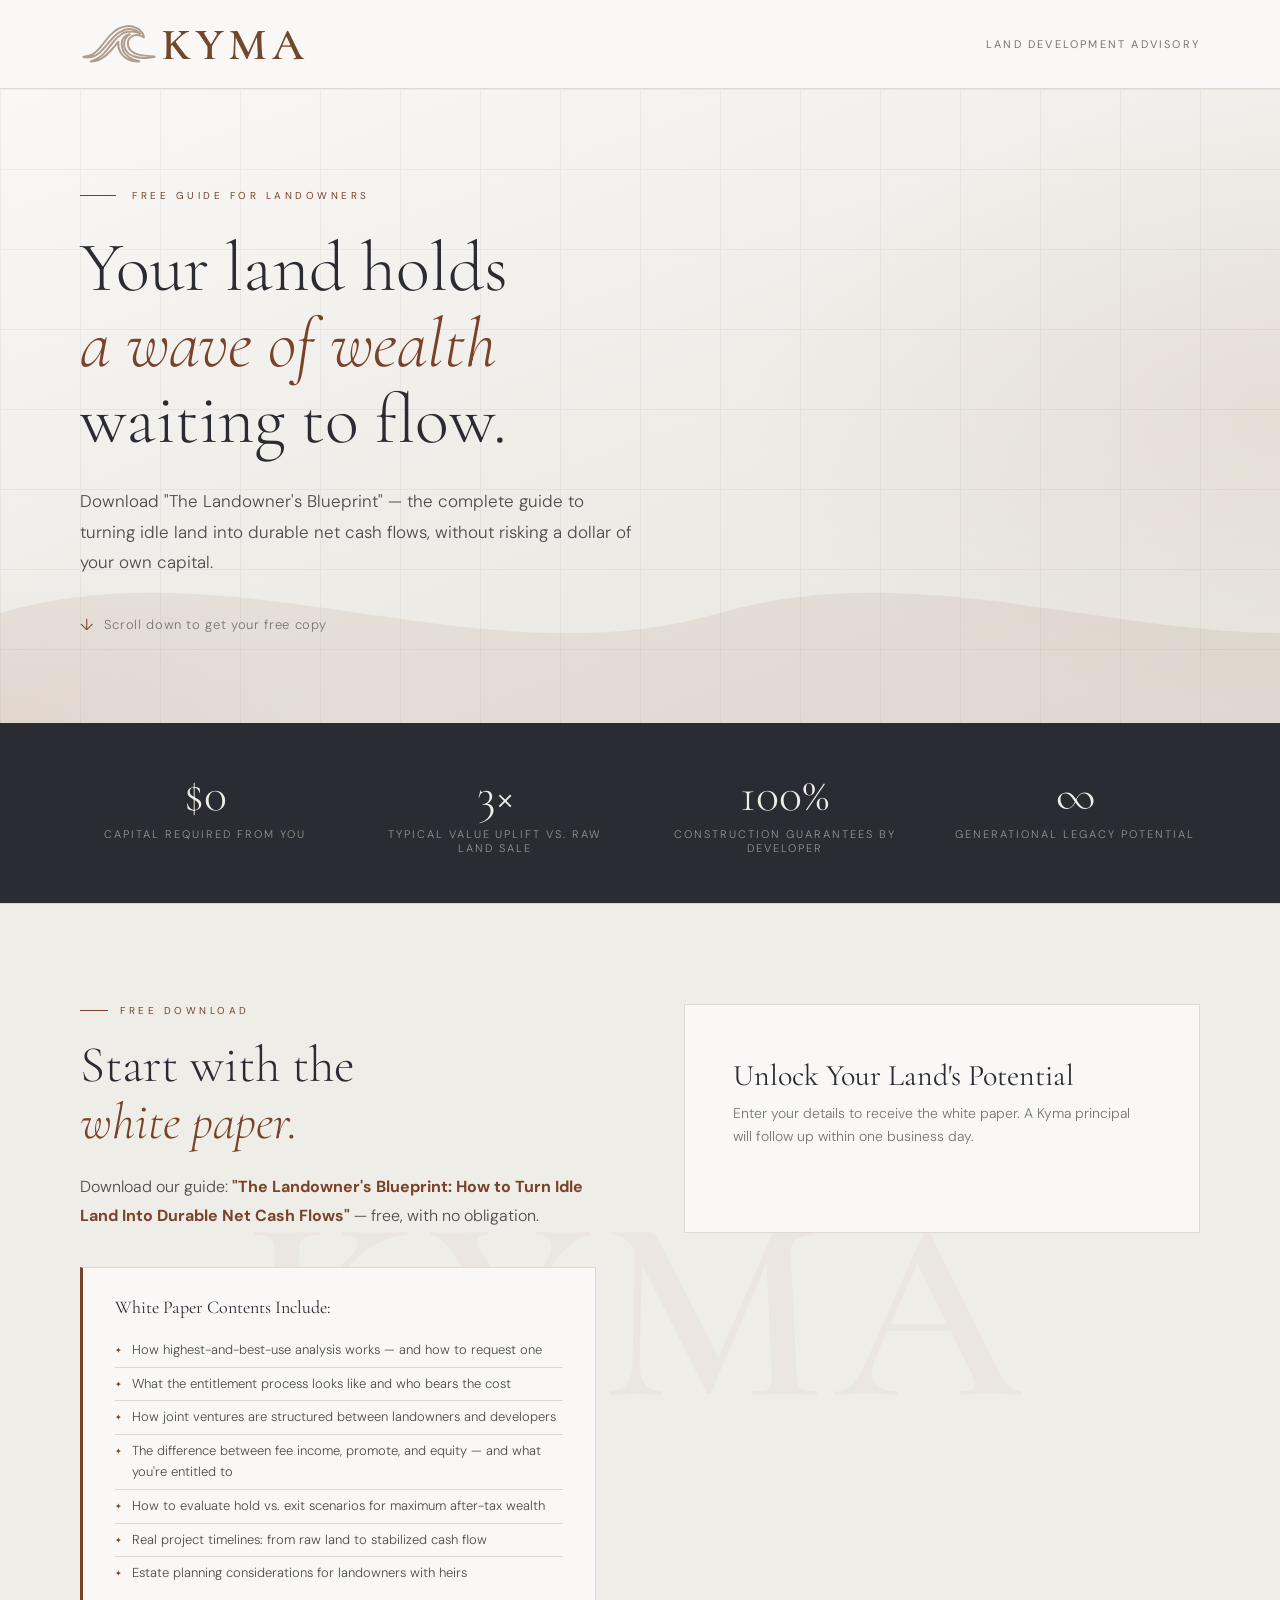
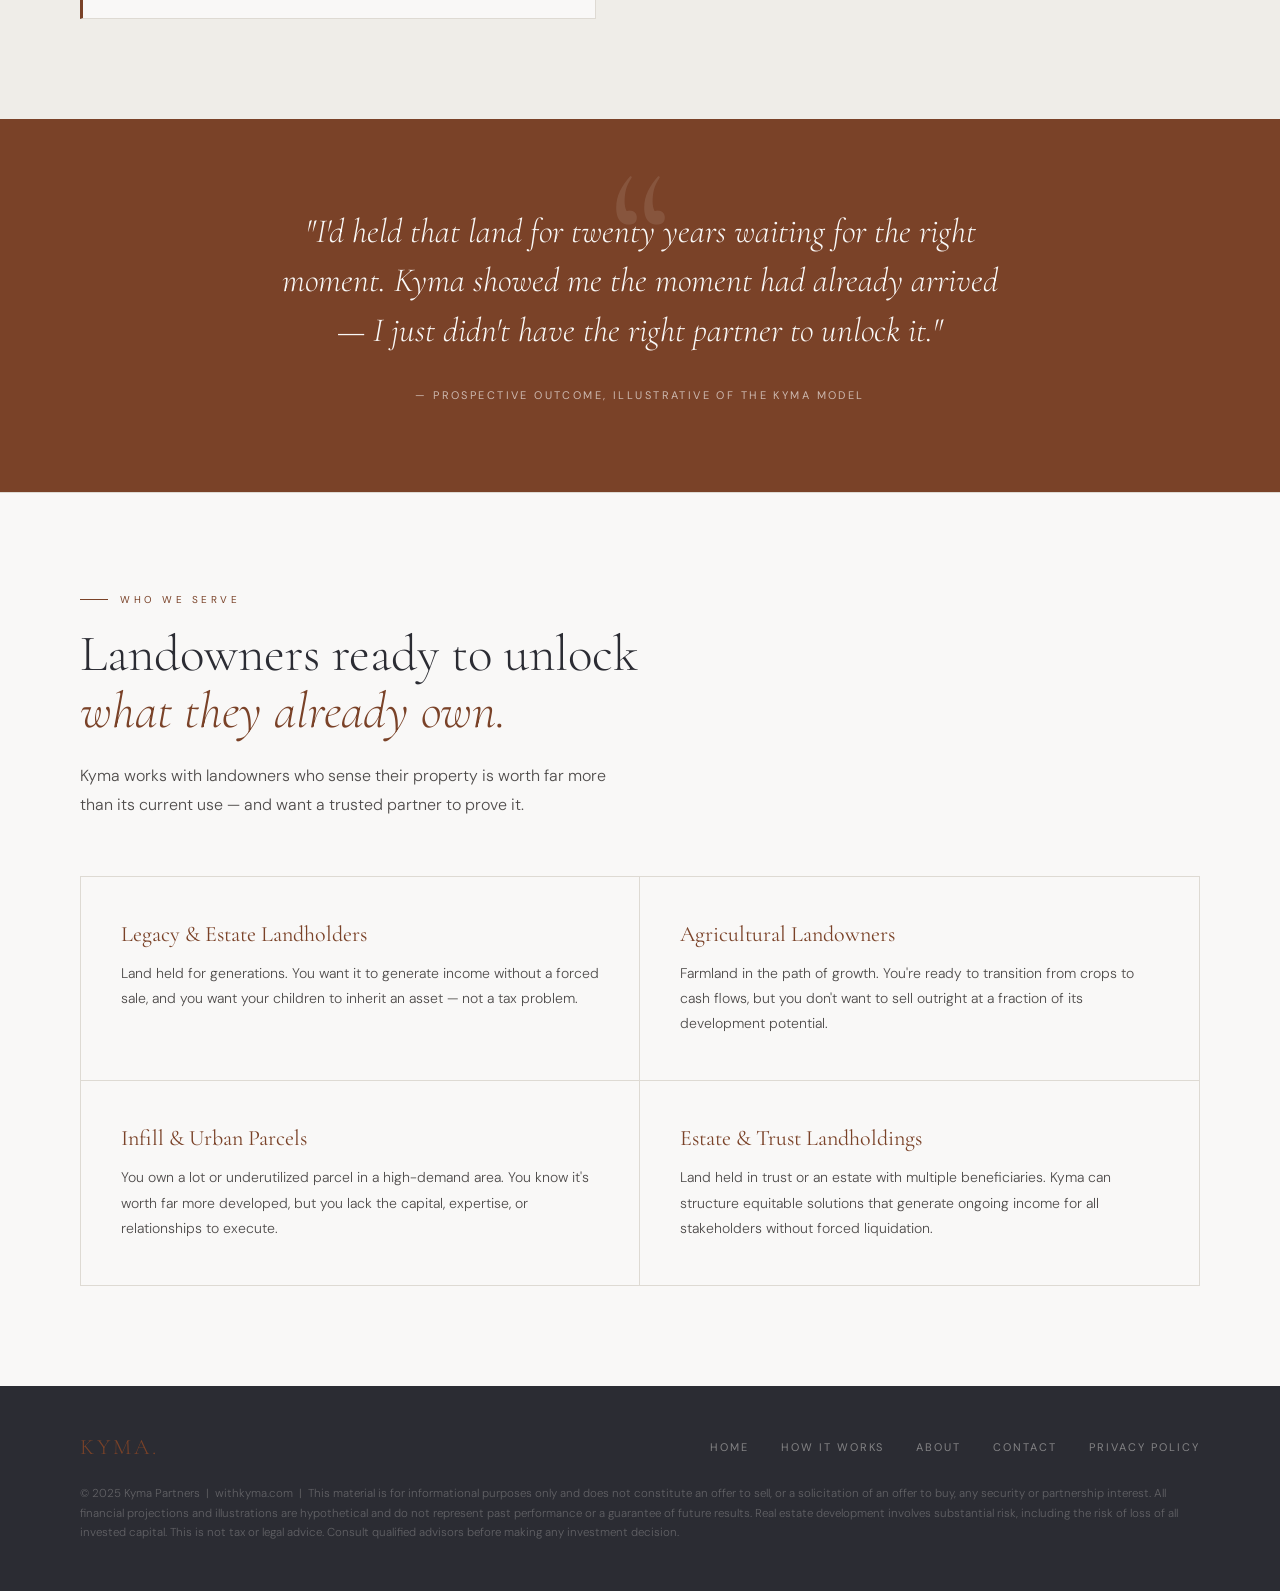
<file: blueprint.html>
<!DOCTYPE html>
<html lang="en">
<head>
<meta charset="UTF-8">
<meta name="viewport" content="width=device-width, initial-scale=1.0">
<title>The Landowner's Blueprint — Free Download | Kyma Partners</title>
<link rel="preconnect" href="https://fonts.googleapis.com">
<link rel="preconnect" href="https://fonts.gstatic.com" crossorigin>
<link href="https://fonts.googleapis.com/css2?family=Cormorant+Garamond:ital,wght@0,300;0,400;0,500;0,600;1,300;1,400&family=DM+Sans:ital,opsz,wght@0,9..40,300;0,9..40,400;0,9..40,500;1,9..40,300&display=swap" rel="stylesheet">

<!-- HubSpot White Paper Form -->
<script src="https://js-na2.hsforms.net/forms/embed/245466190.js" defer></script>

<style>
  :root {
    --ink:        #2b2c33;
    --bone:       #efede8;
    --sand:       #e8e5de;
    --tide:       #4e4b4a;
    --tide-light: #797472;
    --gold:       #7a4228;
    --gold-pale:  #975835;
    --gold-light: #f4e8e0;
    --mist:       #8a8d99;
    --white:      #f9f8f7;
    --rule:       #dedad3;
  }

  *, *::before, *::after { box-sizing: border-box; margin: 0; padding: 0; }
  html { scroll-behavior: smooth; }
  body {
    background: var(--white);
    color: var(--ink);
    font-family: 'DM Sans', sans-serif;
    font-weight: 300;
    overflow-x: hidden;
  }

  /* ── MINIMAL HEADER (no nav — ad landing page) ── */
  .header {
    padding: 24px 80px;
    background: rgba(249,248,247,0.98);
    border-bottom: 1px solid var(--rule);
    display: flex; align-items: center; justify-content: space-between;
  }
  .logo {
    text-decoration: none;
    flex-shrink: 0;
    display: flex;
    align-items: center;
  }
  .header-tagline {
    font-size: 11px; letter-spacing: 0.2em; text-transform: uppercase;
    color: var(--tide-light); font-weight: 400;
  }

  /* ── HERO ── */
  .hero {
    min-height: 60vh;
    position: relative;
    display: flex; align-items: center;
    overflow: hidden;
    background: var(--bone);
  }
  .hero-bg {
    position: absolute; inset: 0;
    background:
      radial-gradient(ellipse 70% 80% at 100% 50%, rgba(151,88,53,0.08) 0%, transparent 60%),
      radial-gradient(ellipse 50% 50% at 0% 100%, rgba(151,88,53,0.05) 0%, transparent 50%),
      linear-gradient(160deg, #f9f8f7 0%, #efede8 50%, #e8e5de 100%);
  }
  .grid-lines {
    position: absolute; inset: 0; opacity: 0.06;
    background-image:
      linear-gradient(var(--tide) 1px, transparent 1px),
      linear-gradient(90deg, var(--tide) 1px, transparent 1px);
    background-size: 80px 80px;
  }
  .wave-overlay {
    position: absolute; bottom: 0; left: 0; right: 0;
    height: 220px; opacity: 0.07;
  }
  .hero-content {
    position: relative; z-index: 2;
    max-width: 800px;
    padding: 100px 80px 88px;
  }
  .eyebrow {
    font-size: 10px; letter-spacing: 0.35em; text-transform: uppercase;
    color: var(--gold); margin-bottom: 28px;
    display: flex; align-items: center; gap: 16px; font-weight: 400;
  }
  .eyebrow::before { content: ''; display: block; width: 36px; height: 1px; background: var(--gold); }
  h1 {
    font-family: 'Cormorant Garamond', serif;
    font-size: clamp(40px, 5.5vw, 72px);
    font-weight: 300; line-height: 1.08;
    color: var(--ink); margin-bottom: 28px;
  }
  h1 em { font-style: italic; color: var(--gold); }
  .hero-sub {
    font-size: 17px; line-height: 1.8; color: var(--tide);
    max-width: 560px; font-weight: 300; margin-bottom: 36px;
  }
  .hero-cta-hint {
    font-size: 13px; color: var(--tide-light); letter-spacing: 0.05em;
    display: flex; align-items: center; gap: 10px;
  }
  .hero-cta-hint::before { content: '↓'; color: var(--gold); font-size: 16px; }

  /* ── METRICS STRIP ── */
  .metrics {
    background: var(--ink);
    padding: 48px 80px;
    display: grid; grid-template-columns: repeat(4, 1fr);
    gap: 40px;
  }
  .metric { text-align: center; }
  .metric-num {
    font-family: 'Cormorant Garamond', serif;
    font-size: 48px; font-weight: 300; color: var(--bone); line-height: 1;
  }
  .metric-label {
    font-size: 11px; letter-spacing: 0.18em; text-transform: uppercase;
    color: rgba(239,237,232,0.55); margin-top: 8px;
  }

  /* ── CAPTURE SECTION ── */
  .capture {
    background: var(--bone);
    border-top: 1px solid var(--rule);
    position: relative; overflow: hidden;
    padding: 100px 80px;
  }
  .capture::before {
    content: 'KYMA';
    position: absolute;
    font-family: 'Cormorant Garamond', serif;
    font-size: 260px; font-weight: 600;
    color: rgba(122,66,40,0.04);
    top: 50%; left: 50%; transform: translate(-50%, -50%);
    white-space: nowrap; pointer-events: none;
    letter-spacing: 0.05em;
  }
  .capture-inner {
    position: relative; z-index: 2;
    display: grid; grid-template-columns: 1fr 1fr;
    gap: 88px; align-items: start;
  }

  /* LEFT */
  .section-label {
    font-size: 10px; letter-spacing: 0.35em; text-transform: uppercase;
    color: var(--gold); margin-bottom: 20px;
    display: flex; align-items: center; gap: 12px; font-weight: 400;
  }
  .section-label::before { content: ''; width: 28px; height: 1px; background: var(--gold); display: block; }
  h2 {
    font-family: 'Cormorant Garamond', serif;
    font-size: clamp(32px, 4vw, 52px);
    font-weight: 300; line-height: 1.12; color: var(--ink); margin-bottom: 20px;
  }
  h2 em { font-style: italic; color: var(--gold); }
  .capture-left > p {
    font-size: 16px; line-height: 1.85; color: var(--tide); margin-bottom: 36px;
  }

  .whitepaper-preview {
    background: var(--white);
    border: 1px solid var(--rule);
    border-left: 3px solid var(--gold);
    padding: 28px 32px;
  }
  .whitepaper-preview h4 {
    font-family: 'Cormorant Garamond', serif;
    font-size: 18px; font-weight: 400; color: var(--ink); margin-bottom: 16px;
  }
  .whitepaper-preview ul { list-style: none; }
  .whitepaper-preview ul li {
    font-size: 13px; color: var(--tide);
    padding: 6px 0; border-bottom: 1px solid var(--rule);
    display: flex; gap: 10px; line-height: 1.6;
  }
  .whitepaper-preview ul li:last-child { border-bottom: none; }
  .whitepaper-preview ul li::before { content: '✦'; color: var(--gold); font-size: 8px; margin-top: 4px; flex-shrink: 0; }

  /* RIGHT — FORM */
  .form-panel {
    background: var(--white);
    border: 1px solid var(--rule);
    padding: 52px 48px;
  }
  .form-panel h3 {
    font-family: 'Cormorant Garamond', serif;
    font-size: 30px; font-weight: 400; color: var(--ink); margin-bottom: 8px;
  }
  .form-sub {
    font-size: 14px; color: var(--tide-light); margin-bottom: 32px; line-height: 1.65;
  }
  .hs-form-frame, .hs-form-frame iframe {
    width: 100% !important;
    border: none !important;
  }

  /* ── TESTIMONIAL ── */
  .testimonial {
    background: var(--gold);
    padding: 88px 80px;
    text-align: center;
    position: relative; overflow: hidden;
  }
  .testimonial::before {
    content: '\201C';
    position: absolute; top: 20px; left: 50%; transform: translateX(-50%);
    font-family: 'Cormorant Garamond', serif;
    font-size: 200px; line-height: 1;
    color: rgba(255,255,255,0.10);
    pointer-events: none;
  }
  .testimonial blockquote {
    font-family: 'Cormorant Garamond', serif;
    font-size: clamp(20px, 2.8vw, 34px);
    font-weight: 300; font-style: italic;
    line-height: 1.45; color: var(--white);
    max-width: 720px; margin: 0 auto 28px;
    position: relative; z-index: 1;
  }
  .testimonial cite {
    font-size: 11px; letter-spacing: 0.22em; text-transform: uppercase;
    color: rgba(249,248,247,0.65); font-style: normal;
    position: relative; z-index: 1; font-weight: 400;
  }

  /* ── WHO WE SERVE ── */
  .who {
    background: var(--white);
    border-top: 1px solid var(--rule);
    padding: 100px 80px;
  }
  .who-header { max-width: 560px; margin-bottom: 56px; }
  .who-header p { margin-top: 20px; font-size: 16px; line-height: 1.85; color: var(--tide); }
  .who-grid {
    display: grid; grid-template-columns: repeat(2, 1fr);
    gap: 0; border: 1px solid var(--rule);
  }
  .who-card {
    padding: 44px 40px;
    border-right: 1px solid var(--rule);
    border-bottom: 1px solid var(--rule);
    transition: background 0.3s;
  }
  .who-card:nth-child(2n) { border-right: none; }
  .who-card:nth-last-child(-n+2) { border-bottom: none; }
  .who-card:hover { background: var(--bone); }
  .who-card h4 {
    font-family: 'Cormorant Garamond', serif;
    font-size: 22px; font-weight: 400; color: var(--gold); margin-bottom: 14px;
  }
  .who-card p { font-size: 14px; line-height: 1.8; color: var(--tide); }

  /* ── FOOTER ── */
  footer {
    background: var(--ink);
    padding: 48px 80px;
    display: flex; justify-content: space-between; align-items: center;
    flex-wrap: wrap; gap: 24px;
  }
  .footer-logo { font-family: 'Cormorant Garamond', serif; font-size: 22px; color: var(--gold); letter-spacing: 0.14em; }
  .footer-links { display: flex; gap: 32px; }
  .footer-links a {
    font-size: 11px; letter-spacing: 0.18em; text-transform: uppercase;
    color: rgba(239,237,232,0.45); text-decoration: none; transition: color 0.2s; font-weight: 400;
  }
  .footer-links a:hover { color: var(--gold); }
  footer p { font-size: 11.5px; color: rgba(239,237,232,0.28); width: 100%; line-height: 1.7; }

  /* ── ANIMATIONS ── */
  @keyframes fadeInUp { from { opacity: 0; transform: translateY(24px); } to { opacity: 1; transform: translateY(0); } }
  .fade-in { animation: fadeInUp 0.9s ease both; }
  .fade-in-delay-1 { animation: fadeInUp 0.9s 0.2s ease both; }
  .fade-in-delay-2 { animation: fadeInUp 0.9s 0.4s ease both; }
  .reveal { opacity: 0; transform: translateY(32px); transition: opacity 0.8s ease, transform 0.8s ease; }
  .reveal.visible { opacity: 1; transform: translateY(0); }

  /* ── MOBILE ── */
  @media (max-width: 900px) {
    .header { padding: 18px 24px; }
    .header-tagline { display: none; }
    .hero-content { padding: 80px 24px 64px; }
    .metrics { padding: 40px 24px; grid-template-columns: repeat(2, 1fr); gap: 32px; }
    .capture { padding: 72px 24px; }
    .capture-inner { grid-template-columns: 1fr; gap: 48px; }
    .form-panel { padding: 36px 24px; }
    .who { padding: 72px 24px; }
    .who-grid { grid-template-columns: 1fr; }
    .who-card { border-right: none; }
    .who-card:nth-last-child(-n+2) { border-bottom: 1px solid var(--rule); }
    .who-card:last-child { border-bottom: none; }
    .testimonial { padding: 72px 24px; }
    footer { padding: 40px 24px; flex-direction: column; align-items: flex-start; }
  }
</style>
</head>
<body>

<!-- MINIMAL HEADER — no nav links, keeps visitor focused on the CTA -->
<header class="header">
  <a class="logo" href="index.html" style="display:flex;align-items:center;text-decoration:none;">
  <svg xmlns="http://www.w3.org/2000/svg" viewBox="230 230 570 100" height="40" style="display:block;">
    <g stroke-width="2.00" fill="none" stroke-linecap="butt">
      <path stroke="#b29d8d" vector-effect="non-scaling-stroke" d="M 354.47 256.14 C 349.81 258.94 346.47 261.21 343.97 265.98 C 337.49 278.35 339.99 291.77 349.25 301.73 Q 354.62 307.52 363.62 310.64 Q 379.28 316.09 395.49 315.15 Q 406.52 314.51 416.62 312.22 A 0.28 0.28 0.0 0 0 416.64 311.68 Q 415.89 311.47 414.97 311.42 Q 396.61 310.28 381.73 307.79 Q 371.78 306.12 362.70 300.84 Q 350.32 293.64 349.66 279.33 Q 349.23 269.90 355.43 264.01 Q 362.16 257.61 370.73 257.51 C 377.11 257.43 383.76 259.15 389.34 263.00 A 0.41 0.41 0.0 0 0 389.97 262.58 C 388.56 255.19 384.47 249.62 378.91 244.66 Q 375.94 242.01 370.66 239.57 Q 358.29 233.86 346.42 235.38 Q 335.91 236.73 326.39 241.34 Q 320.03 244.42 310.98 252.79 Q 303.19 259.99 297.88 266.88 Q 288.27 279.34 278.52 291.06 C 273.07 297.62 267.92 302.03 261.54 305.80 C 254.87 309.75 246.91 311.36 238.70 311.74 A 0.44 0.44 0.0 0 0 238.61 312.60 Q 243.44 313.93 249.47 313.68 Q 267.23 312.95 280.25 300.51 Q 289.04 292.12 294.88 284.83 C 301.79 276.19 311.10 265.52 316.04 260.52 Q 325.78 250.64 340.39 244.89 Q 348.69 241.62 358.56 242.82 Q 371.55 244.42 380.81 254.00 A 0.22 0.22 0.0 0 1 380.54 254.34 C 370.49 248.37 357.90 247.87 346.84 250.07 C 342.29 250.97 337.91 253.19 334.05 255.57 Q 323.06 262.34 314.95 272.94 Q 304.27 286.90 293.22 299.93 Q 287.44 306.73 284.61 308.89 C 278.24 313.73 273.55 317.13 266.27 319.87 Q 261.39 321.70 257.80 322.82 Q 257.14 323.02 256.84 323.27 A 0.25 0.25 0.0 0 0 256.99 323.71 Q 268.09 323.97 278.02 319.59 C 288.22 315.08 297.76 307.00 305.03 298.78 Q 316.22 286.14 325.29 274.44 A 0.29 0.28 -22.5 0 1 325.80 274.65 Q 324.01 288.59 331.10 300.66 Q 336.07 309.11 344.23 314.49 Q 359.73 324.70 377.92 323.64 A 0.31 0.31 0.0 0 0 377.99 323.03 Q 375.86 322.43 371.13 321.32 Q 367.85 320.56 362.14 318.32 C 354.14 315.19 348.40 310.52 342.51 304.02 C 335.81 296.64 334.46 287.72 334.14 278.49 C 333.72 266.63 343.14 257.89 354.28 255.65 A 0.27 0.27 0.0 0 1 354.47 256.14"/>
    </g>
    <path fill="#72482d" d="M 735.90 316.07 A 0.60 0.60 0.0 0 1 736.48 316.67 L 736.48 317.16 A 0.53 0.53 0.0 0 1 735.95 317.69 L 710.21 317.59 A 0.64 0.63 3.9 0 1 709.58 316.87 L 709.59 316.85 A 1.13 1.12 -0.8 0 1 710.45 315.97 Q 715.08 314.95 717.23 311.97 C 722.01 305.36 725.35 298.20 728.57 290.22 Q 730.34 285.81 732.48 281.26 Q 736.80 272.06 742.31 258.93 C 743.70 255.60 745.82 251.67 747.26 248.26 C 747.88 246.79 749.76 246.36 750.73 247.90 C 753.74 252.66 755.94 258.37 758.69 264.00 Q 769.40 285.91 777.75 303.26 Q 780.66 309.32 784.56 313.43 Q 786.15 315.11 789.86 316.06 C 790.16 316.14 790.57 316.40 790.66 316.76 A 0.71 0.63 82.8 0 1 790.06 317.63 Q 777.66 317.53 763.81 317.89 A 0.77 0.77 0.0 0 1 763.03 317.05 L 763.03 317.00 A 0.99 0.99 0.0 0 1 763.99 316.10 Q 766.59 316.04 768.81 314.66 A 1.12 1.12 0.0 0 0 769.31 313.92 Q 769.77 311.14 768.79 309.22 Q 762.04 295.96 758.64 288.19 A 2.14 2.14 0.0 0 0 756.68 286.91 L 735.37 286.91 A 0.72 0.70 13.9 0 0 734.74 287.28 Q 730.45 295.23 728.12 301.08 C 726.04 306.31 724.71 313.99 731.64 315.60 Q 733.33 315.99 735.90 316.07 Z M 736.51 282.42 A 0.55 0.55 0.0 0 0 737.02 283.19 L 755.21 283.00 A 0.55 0.55 0.0 0 0 755.70 282.22 L 746.40 262.35 A 0.55 0.55 0.0 0 0 745.40 262.36 L 736.51 282.42 Z"/>
    <path fill="#72482d" d="M 456.87 280.07 A 0.16 0.16 0.0 0 0 457.14 280.19 Q 466.42 271.57 473.20 264.63 Q 474.51 263.29 477.73 260.32 C 480.42 257.84 484.86 253.94 481.49 250.99 C 480.47 250.11 478.19 249.87 476.74 249.52 A 0.93 0.93 0.0 0 1 476.96 247.69 L 501.88 247.69 A 1.02 1.02 0.0 0 1 502.06 249.72 L 498.12 250.43 A 2.78 2.51 -60.9 0 0 497.33 250.70 Q 489.04 255.00 485.59 258.34 Q 477.18 266.46 469.96 273.07 A 1.83 1.83 0.0 0 0 469.76 275.55 C 471.64 277.92 472.89 280.44 474.91 283.04 Q 482.94 293.43 492.91 306.91 Q 493.13 307.21 496.10 310.12 C 499.49 313.44 502.29 315.81 507.23 316.11 A 0.78 0.77 -89.2 0 1 507.96 316.87 L 507.96 316.90 A 0.71 0.70 -90.0 0 1 507.26 317.61 L 488.67 317.60 A 2.88 2.86 -18.0 0 1 486.39 316.45 L 461.28 282.95 A 1.07 1.07 0.0 0 0 459.74 282.76 Q 457.13 284.89 457.05 289.49 Q 456.96 294.54 457.29 310.46 C 457.40 315.58 461.05 316.08 465.08 316.21 A 0.47 0.47 0.0 0 1 465.53 316.68 L 465.53 317.09 A 0.57 0.56 -0.0 0 1 464.96 317.65 L 437.85 317.65 A 0.80 0.79 78.1 0 1 437.12 317.17 L 437.01 316.91 A 0.59 0.59 0.0 0 1 437.52 316.11 C 441.42 315.83 445.46 315.93 445.68 311.07 C 446.50 292.74 446.35 279.15 445.94 261.50 C 445.77 253.75 446.25 250.50 438.09 249.64 A 0.99 0.98 -87.1 0 1 437.21 248.66 L 437.21 248.28 A 0.72 0.71 -89.6 0 1 437.93 247.56 L 465.08 247.86 A 0.03 0.03 0.0 0 1 465.11 247.89 Q 465.10 248.12 465.12 248.14 A 0.66 0.66 0.0 0 1 464.92 249.34 C 461.00 250.33 457.23 250.60 457.18 255.78 Q 457.02 273.38 456.87 280.07 Z"/>
    <path fill="#72482d" d="M 539.71 316.82 L 539.70 316.78 A 0.78 0.77 -89.7 0 1 540.54 315.94 C 543.96 316.25 547.86 315.57 548.21 311.32 Q 549.18 299.29 548.64 287.48 Q 548.57 285.80 546.40 282.60 Q 536.14 267.49 527.71 255.04 Q 524.40 250.16 519.23 249.64 A 1.06 1.05 2.7 0 1 518.27 248.59 L 518.27 248.22 A 0.48 0.48 0.0 0 1 518.75 247.74 Q 530.13 247.74 542.50 247.54 Q 543.96 247.52 545.32 247.81 A 0.80 0.79 44.3 0 1 545.34 249.36 C 543.19 249.89 539.28 250.60 540.23 253.43 Q 540.79 255.11 544.46 260.38 C 548.89 266.74 552.67 273.55 556.82 279.69 A 0.89 0.88 44.4 0 0 558.29 279.68 Q 564.97 269.32 571.19 258.21 Q 574.33 252.59 568.84 250.21 Q 568.11 249.89 566.00 249.14 A 0.71 0.71 0.0 0 1 566.23 247.76 Q 581.58 247.52 589.21 247.77 Q 589.58 247.78 589.73 248.13 A 1.03 0.98 -21.6 0 1 589.11 249.47 C 586.39 250.42 584.17 251.20 582.42 252.79 Q 576.97 257.73 575.20 260.45 Q 566.26 274.12 560.77 283.49 A 5.12 5.12 0.0 0 0 560.07 285.80 Q 559.45 296.02 559.83 307.45 C 560.07 314.71 561.26 315.55 568.34 316.16 A 0.71 0.71 0.0 0 1 568.98 316.97 L 568.98 317.00 A 0.77 0.76 5.5 0 1 568.23 317.61 L 540.65 317.63 A 0.95 0.95 0.0 0 1 539.71 316.82 Z"/>
    <path fill="#72482d" d="M 619.59 264.33 A 0.22 0.22 0.0 0 0 619.17 264.42 Q 618.40 281.32 618.02 302.74 Q 617.94 307.35 619.59 311.90 C 620.58 314.62 624.55 315.98 627.18 316.06 A 0.78 0.77 -83.6 0 1 627.91 316.98 L 627.84 317.28 A 0.48 0.48 0.0 0 1 627.37 317.65 L 604.41 317.65 A 0.60 0.60 0.0 0 1 603.81 317.05 L 603.81 316.59 A 0.58 0.57 -2.8 0 1 604.33 316.02 C 610.84 315.40 612.84 311.04 613.50 305.25 C 614.07 300.26 613.77 295.62 614.21 289.92 Q 615.37 274.86 615.25 257.73 C 615.22 252.75 610.30 251.17 605.55 249.64 Q 604.82 249.40 604.68 248.94 A 0.90 0.85 -9.1 0 1 605.53 247.84 Q 611.78 247.61 621.94 247.65 A 3.26 3.25 76.7 0 1 624.85 249.45 L 650.19 299.99 A 0.50 0.49 44.2 0 0 651.08 299.98 Q 661.37 278.09 673.22 250.76 C 674.23 248.43 674.93 247.61 677.69 247.61 Q 685.11 247.62 692.02 247.79 A 0.87 0.87 0.0 0 1 692.16 249.52 C 688.54 250.21 686.09 250.03 683.81 253.85 A 2.25 2.24 -29.4 0 0 683.50 254.95 C 683.22 274.67 684.07 283.06 685.72 308.25 C 686.10 313.97 688.02 315.74 693.64 315.97 A 0.84 0.84 0.0 0 1 694.44 316.81 L 694.44 317.18 A 0.50 0.50 0.0 0 1 693.94 317.68 L 666.72 317.68 A 0.66 0.65 -13.0 0 1 666.13 317.32 L 665.88 316.83 A 0.56 0.55 -14.1 0 1 666.36 316.03 Q 669.84 315.95 672.23 314.80 A 2.42 2.38 2.7 0 0 673.20 313.93 C 675.10 310.91 674.35 303.08 674.16 299.75 Q 673.16 281.88 672.57 265.50 Q 672.55 264.83 672.42 264.48 A 0.44 0.44 0.0 0 0 671.60 264.46 Q 661.92 286.00 649.38 315.37 Q 648.77 316.79 648.21 317.28 A 1.51 1.51 0.0 0 1 645.89 316.80 L 619.59 264.33 Z"/>
    <path fill="#f1f1ec" d="M 736.51 282.42 L 745.40 262.36 A 0.55 0.55 0.0 0 1 746.40 262.35 L 755.70 282.22 A 0.55 0.55 0.0 0 1 755.21 283.00 L 737.02 283.19 A 0.55 0.55 0.0 0 1 736.51 282.42 Z"/>
  </svg>
</a>
  <span class="header-tagline">Land Development Advisory</span>
</header>

<!-- HERO -->
<section class="hero" id="top">
  <div class="hero-bg"></div>
  <div class="grid-lines"></div>
  <svg class="wave-overlay" viewBox="0 0 1440 220" preserveAspectRatio="none" fill="none" xmlns="http://www.w3.org/2000/svg">
    <path d="M0,110 C240,40 480,180 720,110 C960,40 1200,180 1440,110 L1440,220 L0,220 Z" fill="rgba(122,66,40,1)"/>
    <path d="M0,140 C300,70 600,200 900,140 C1100,90 1300,180 1440,130 L1440,220 L0,220 Z" fill="rgba(122,66,40,0.5)"/>
  </svg>
  <div class="hero-content">
    <div class="eyebrow fade-in">Free Guide for Landowners</div>
    <h1 class="fade-in-delay-1">
      Your land holds<br><em>a wave of wealth</em><br>waiting to flow.
    </h1>
    <p class="hero-sub fade-in-delay-2">
      Download "The Landowner's Blueprint" — the complete guide to turning idle land into durable net cash flows, without risking a dollar of your own capital.
    </p>
    <div class="hero-cta-hint fade-in-delay-2">Scroll down to get your free copy</div>
  </div>
</section>

<!-- METRICS -->
<div class="metrics">
  <div class="metric reveal">
    <div class="metric-num">$0</div>
    <div class="metric-label">Capital Required From You</div>
  </div>
  <div class="metric reveal">
    <div class="metric-num">3×</div>
    <div class="metric-label">Typical Value Uplift vs. Raw Land Sale</div>
  </div>
  <div class="metric reveal">
    <div class="metric-num">100%</div>
    <div class="metric-label">Construction Guarantees by Developer</div>
  </div>
  <div class="metric reveal">
    <div class="metric-num">∞</div>
    <div class="metric-label">Generational Legacy Potential</div>
  </div>
</div>

<!-- LEAD CAPTURE -->
<section class="capture" id="capture">
  <div class="capture-inner">

    <!-- LEFT -->
    <div class="capture-left reveal">
      <div class="section-label">Free Download</div>
      <h2>Start with the<br><em>white paper.</em></h2>
      <p>
        Download our guide: <strong style="color:var(--gold)">"The Landowner's Blueprint: How to Turn Idle Land Into Durable Net Cash Flows"</strong> — free, with no obligation.
      </p>
      <div class="whitepaper-preview">
        <h4>White Paper Contents Include:</h4>
        <ul>
          <li>How highest-and-best-use analysis works — and how to request one</li>
          <li>What the entitlement process looks like and who bears the cost</li>
          <li>How joint ventures are structured between landowners and developers</li>
          <li>The difference between fee income, promote, and equity — and what you're entitled to</li>
          <li>How to evaluate hold vs. exit scenarios for maximum after-tax wealth</li>
          <li>Real project timelines: from raw land to stabilized cash flow</li>
          <li>Estate planning considerations for landowners with heirs</li>
        </ul>
      </div>
    </div>

    <!-- RIGHT — HUBSPOT FORM -->
    <div class="capture-right reveal">
      <div class="form-panel">
        <h3>Unlock Your Land's Potential</h3>
        <p class="form-sub">Enter your details to receive the white paper. A Kyma principal will follow up within one business day.</p>

        <!-- HubSpot White Paper Form -->
        <div class="hs-form-frame"
             data-region="na2"
             data-form-id="fa0ee51b-2125-4ba3-b26b-0587aaa3b5d5"
             data-portal-id="245466190">
        </div>
      </div>
    </div>

  </div>
</section>

<!-- TESTIMONIAL -->
<div class="testimonial">
  <blockquote>
    "I'd held that land for twenty years waiting for the right moment. Kyma showed me the moment had already arrived — I just didn't have the right partner to unlock it."
  </blockquote>
  <cite>— Prospective outcome, illustrative of the Kyma model</cite>
</div>

<!-- WHO WE SERVE -->
<section class="who">
  <div class="who-header reveal">
    <div class="section-label">Who We Serve</div>
    <h2>Landowners ready to unlock<br><em>what they already own.</em></h2>
    <p>Kyma works with landowners who sense their property is worth far more than its current use — and want a trusted partner to prove it.</p>
  </div>
  <div class="who-grid">
    <div class="who-card reveal">
      <h4>Legacy &amp; Estate Landholders</h4>
      <p>Land held for generations. You want it to generate income without a forced sale, and you want your children to inherit an asset — not a tax problem.</p>
    </div>
    <div class="who-card reveal">
      <h4>Agricultural Landowners</h4>
      <p>Farmland in the path of growth. You're ready to transition from crops to cash flows, but you don't want to sell outright at a fraction of its development potential.</p>
    </div>
    <div class="who-card reveal">
      <h4>Infill &amp; Urban Parcels</h4>
      <p>You own a lot or underutilized parcel in a high-demand area. You know it's worth far more developed, but you lack the capital, expertise, or relationships to execute.</p>
    </div>
    <div class="who-card reveal">
      <h4>Estate &amp; Trust Landholdings</h4>
      <p>Land held in trust or an estate with multiple beneficiaries. Kyma can structure equitable solutions that generate ongoing income for all stakeholders without forced liquidation.</p>
    </div>
  </div>
</section>

<!-- FOOTER -->
<footer>
  <div class="footer-logo">KYMA.</div>
  <div class="footer-links">
    <a href="index.html">Home</a>
    <a href="kyma-how-it-works.html">How It Works</a>
    <a href="kyma-about.html">About</a>
    <a href="kyma-contact.html">Contact</a>
    <a href="privacy.html">Privacy Policy</a>
  </div>
  <p>© 2025 Kyma Partners &nbsp;|&nbsp; withkyma.com &nbsp;|&nbsp; This material is for informational purposes only and does not constitute an offer to sell, or a solicitation of an offer to buy, any security or partnership interest. All financial projections and illustrations are hypothetical and do not represent past performance or a guarantee of future results. Real estate development involves substantial risk, including the risk of loss of all invested capital. This is not tax or legal advice. Consult qualified advisors before making any investment decision.</p>
</footer>

<script>
  const reveals = document.querySelectorAll('.reveal');
  const observer = new IntersectionObserver((entries) => {
    entries.forEach((e, i) => {
      if (e.isIntersecting) {
        setTimeout(() => e.target.classList.add('visible'), i * 80);
      }
    });
  }, { threshold: 0.1, rootMargin: '0px 0px -60px 0px' });
  reveals.forEach(r => observer.observe(r));
</script>

</body>
</html>
</file>
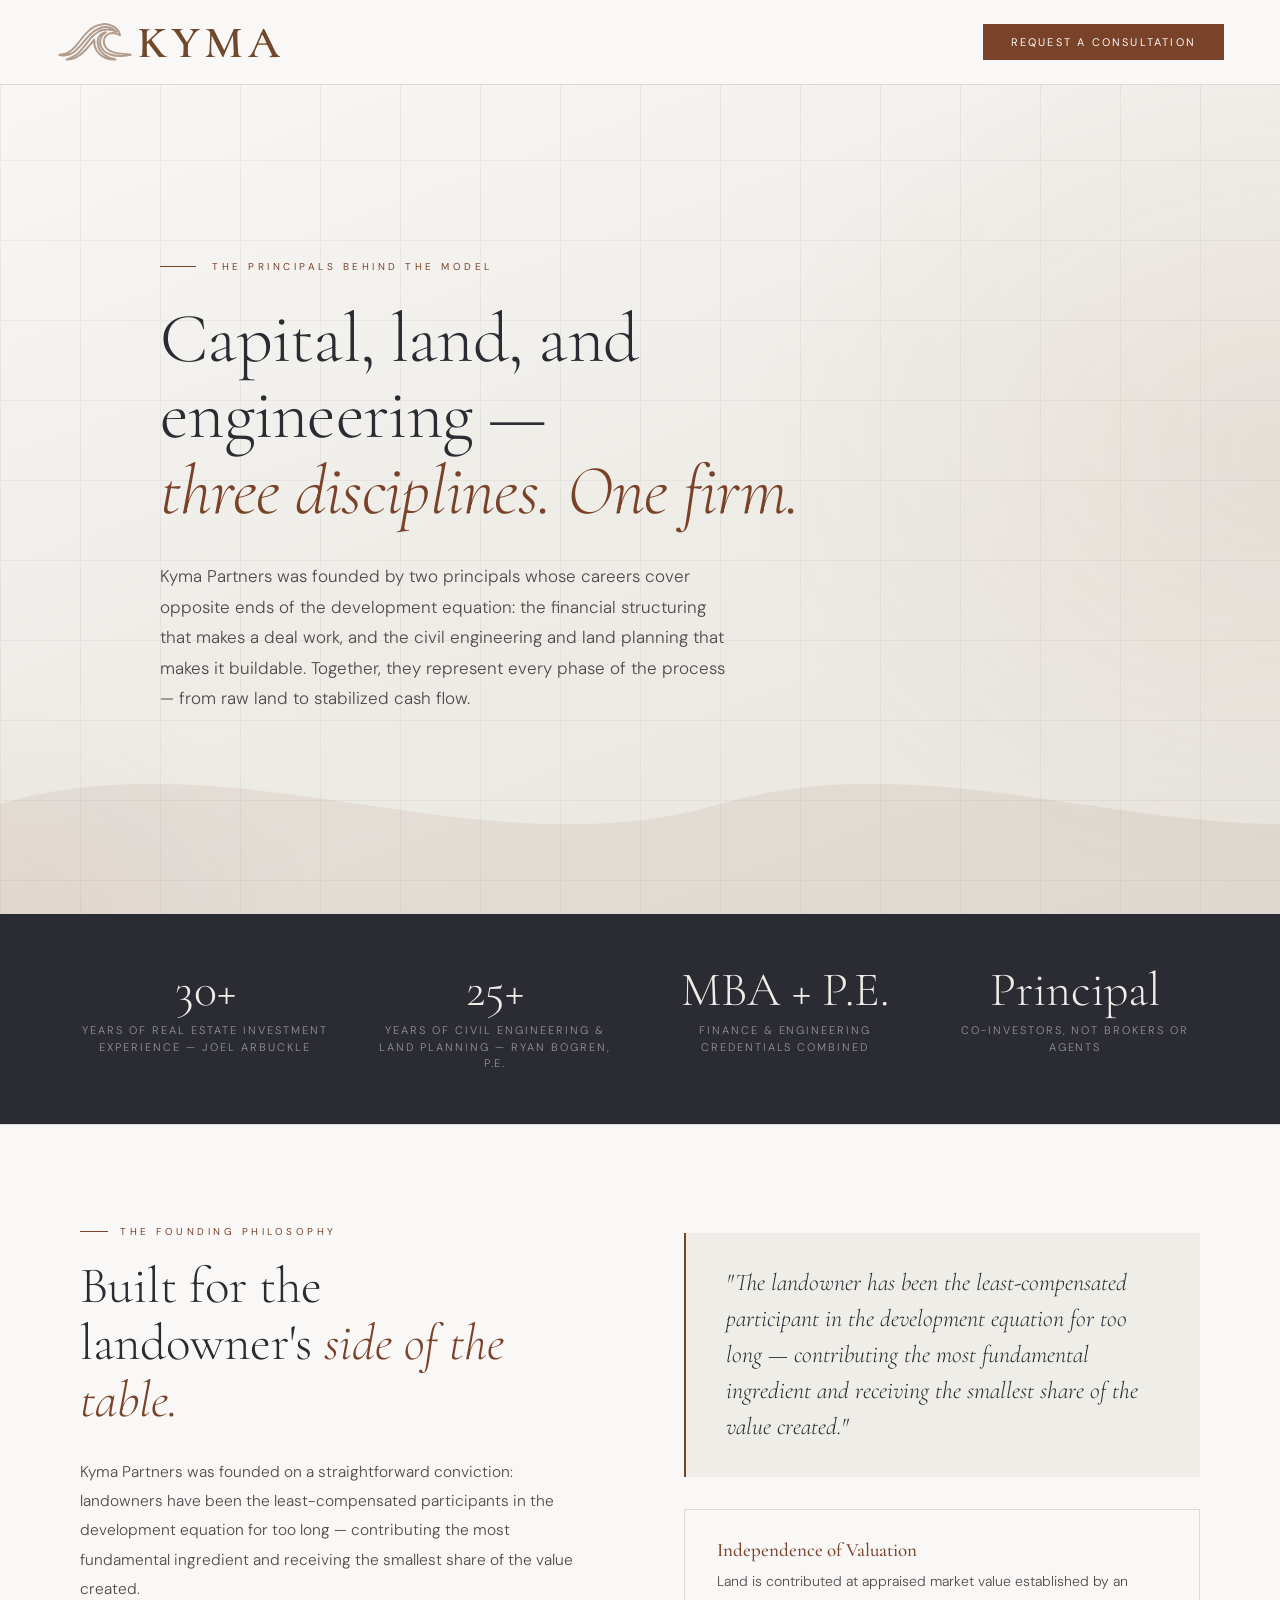
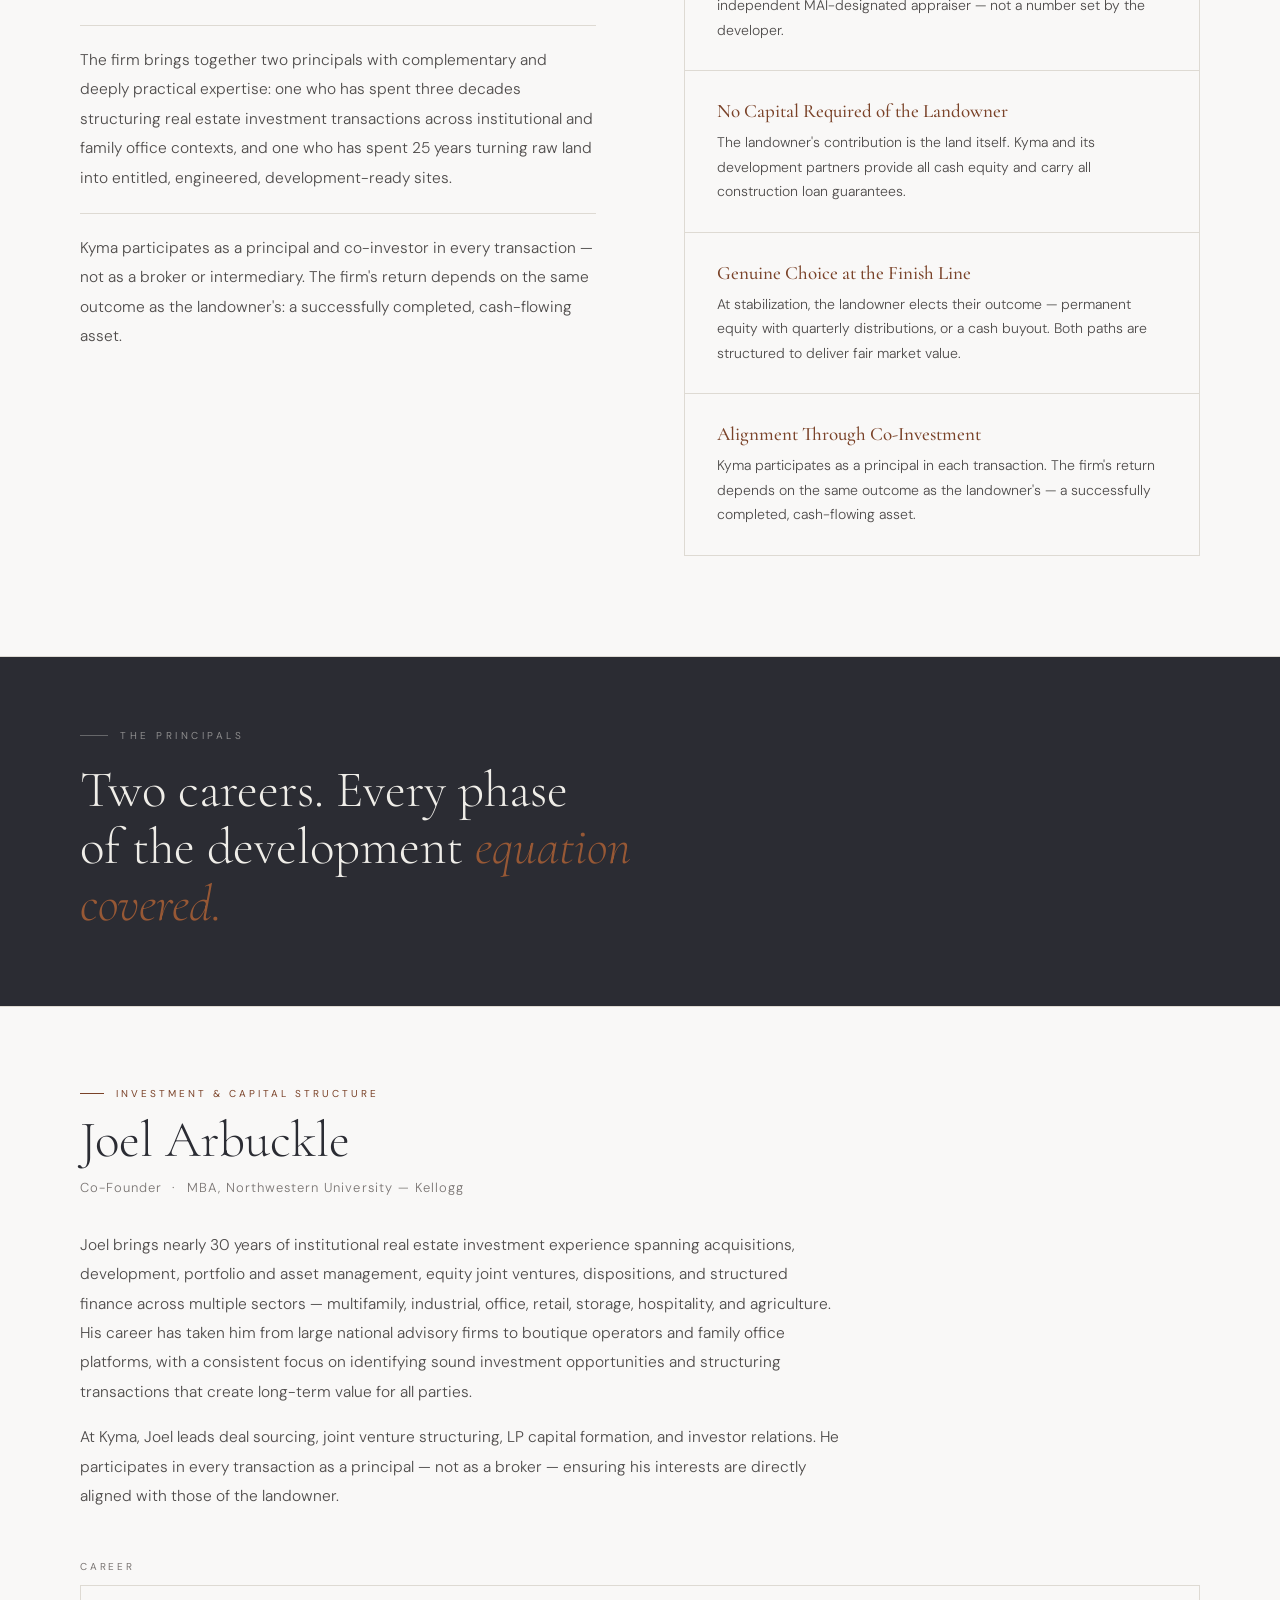
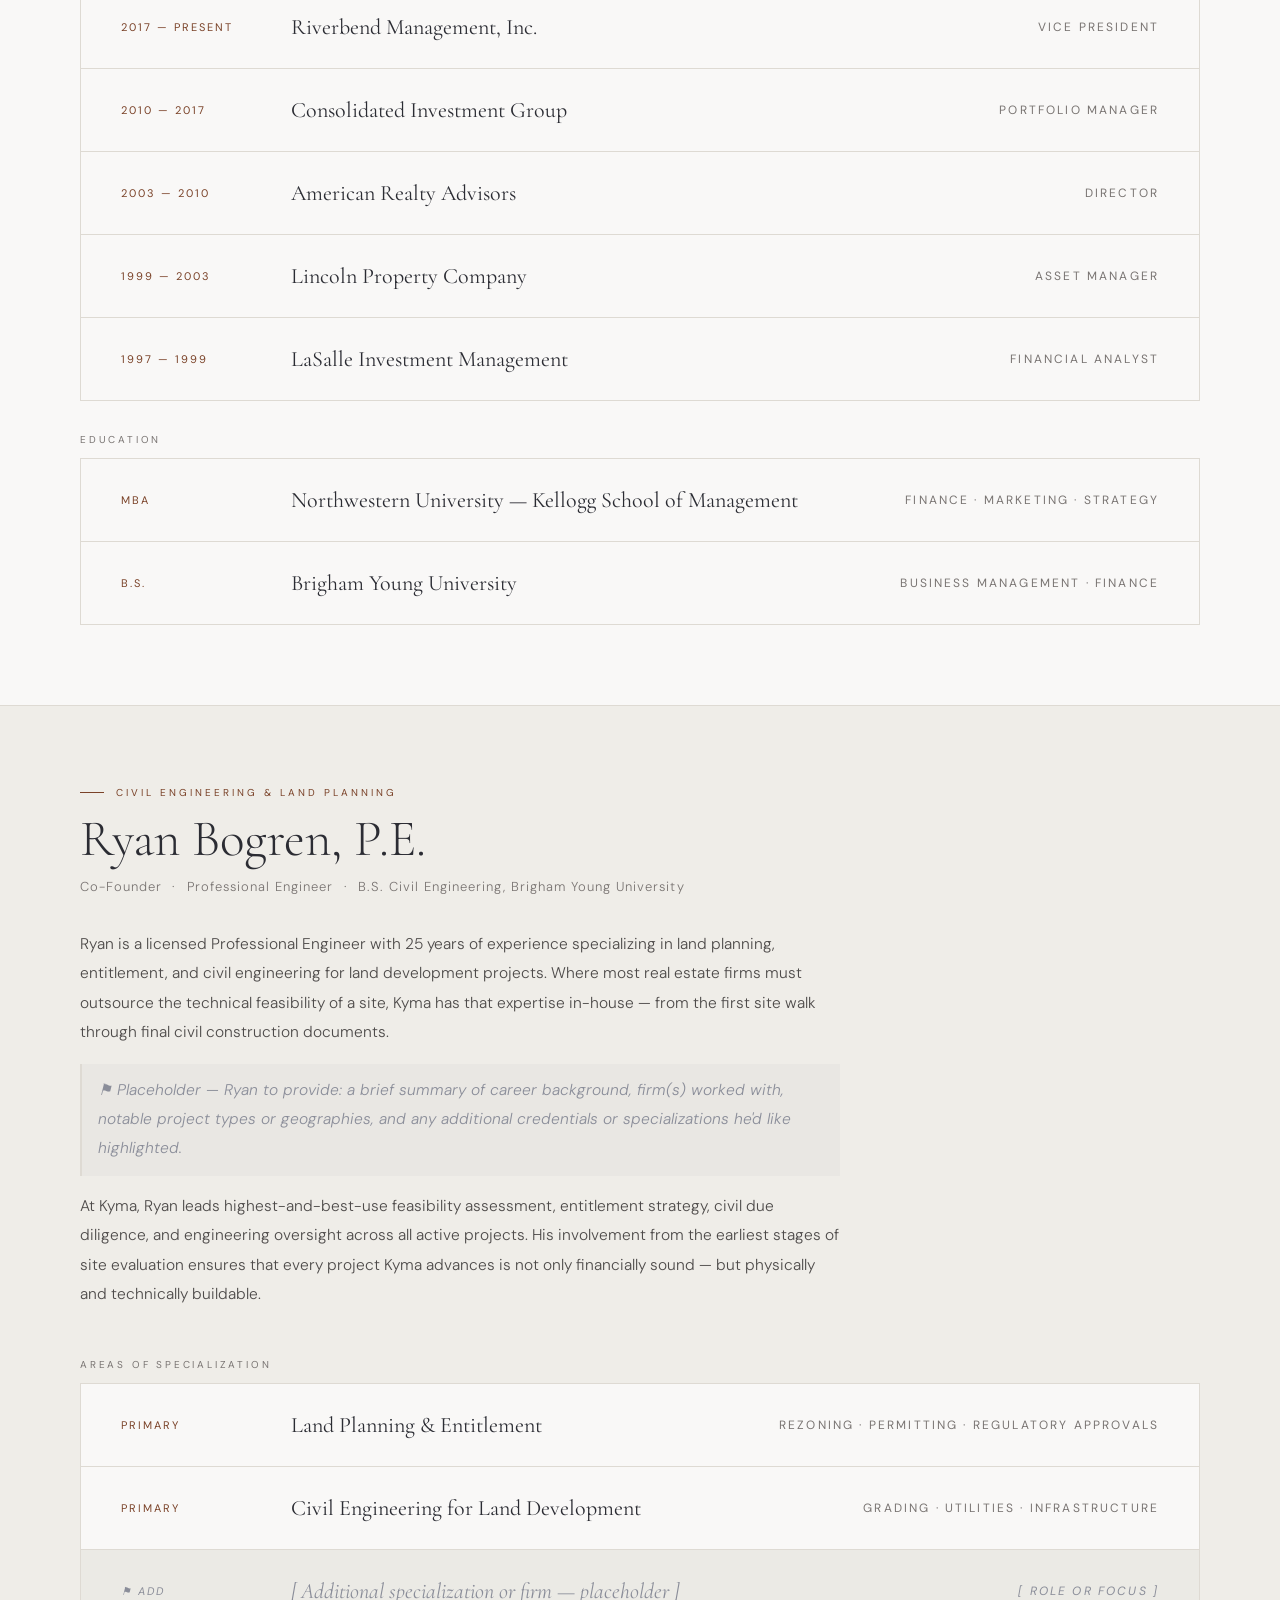
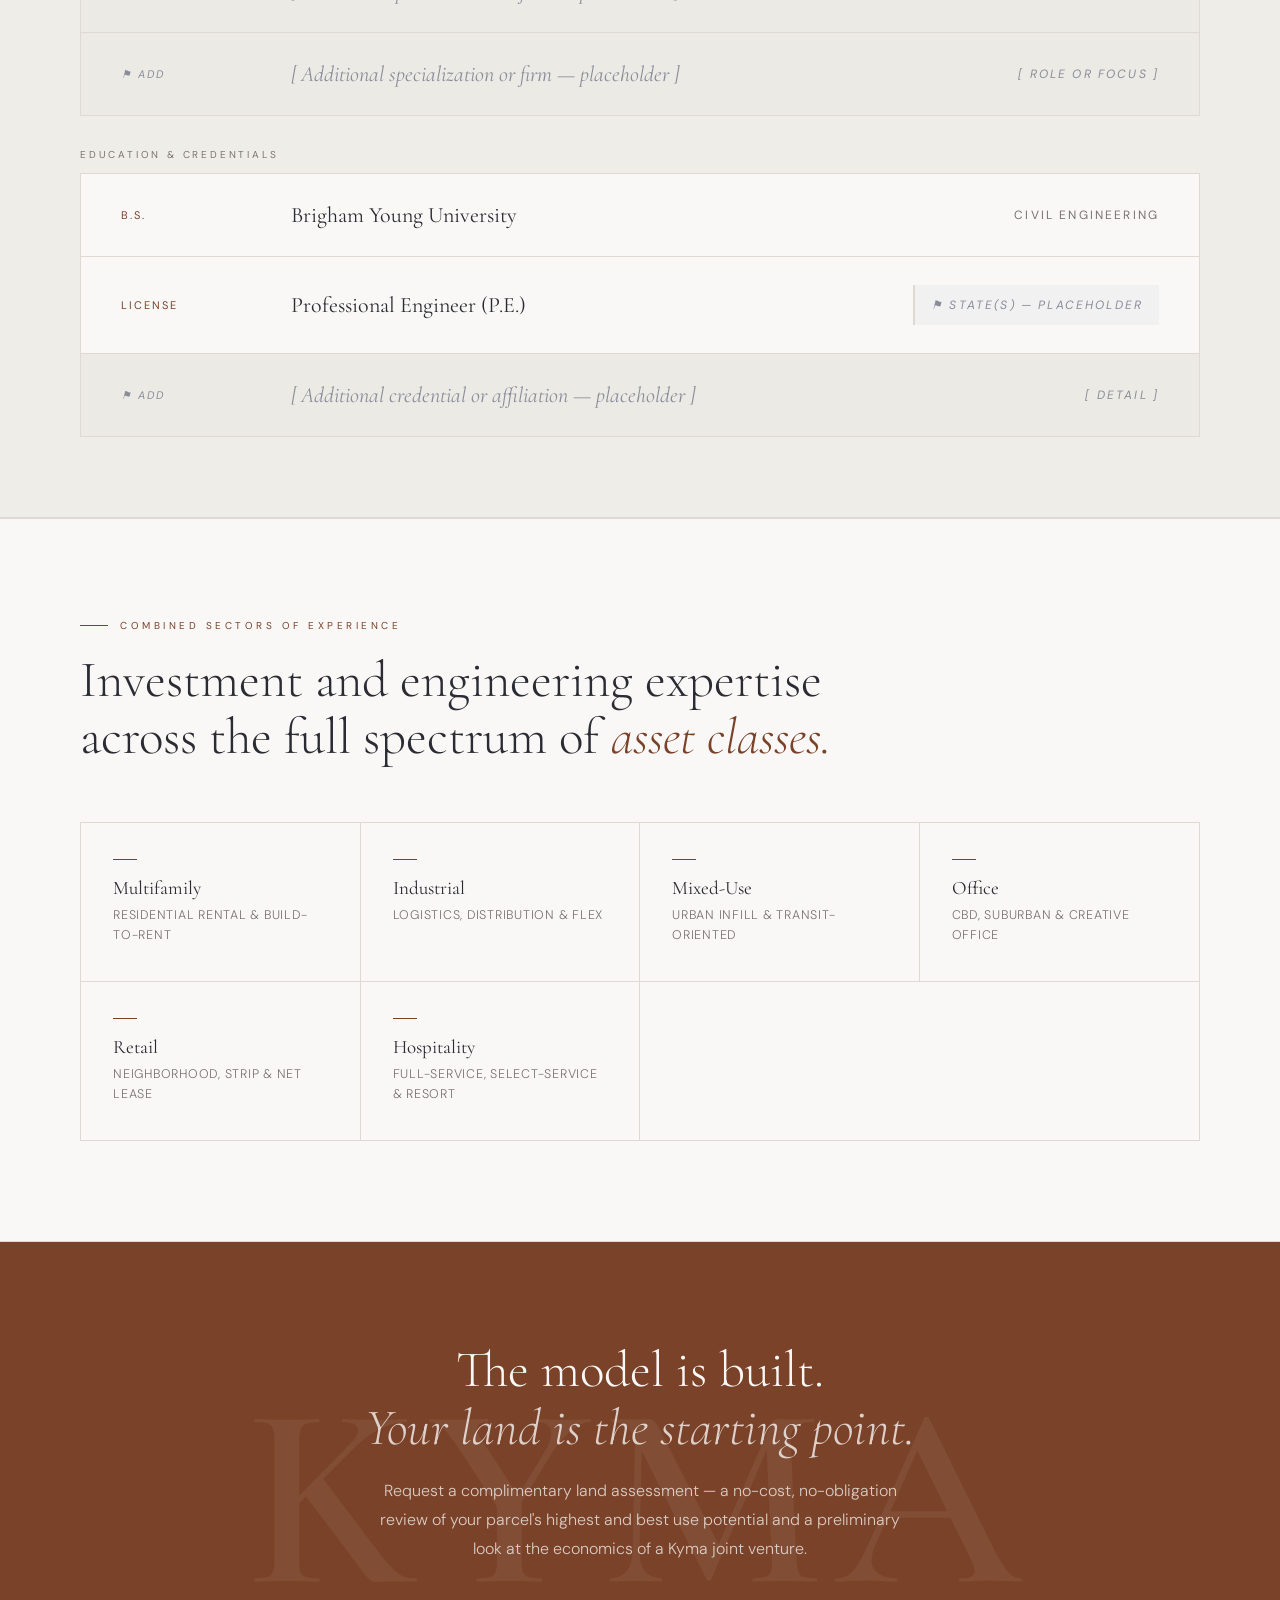
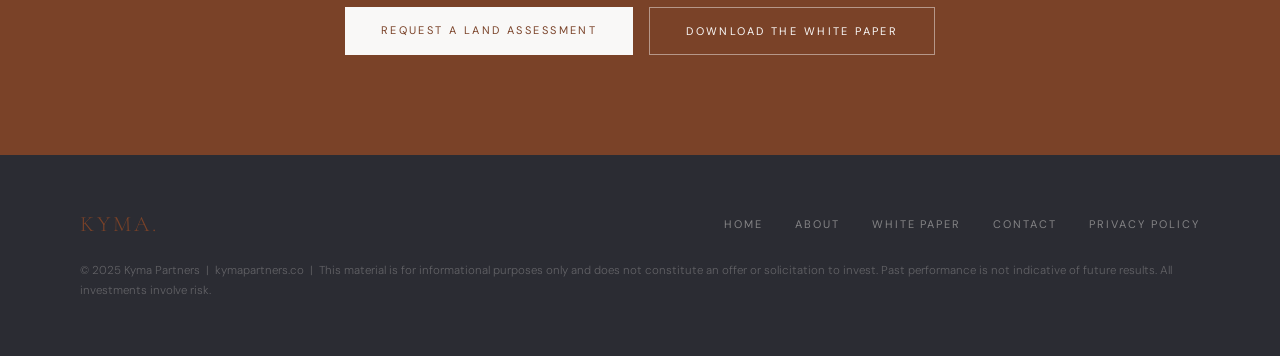
<file: kyma-about.html>
<!DOCTYPE html>
<html lang="en">
<head>
<meta charset="UTF-8">
<meta name="viewport" content="width=device-width, initial-scale=1.0">
<title>About | Kyma Partners</title>
<link rel="preconnect" href="https://fonts.googleapis.com">
<link rel="preconnect" href="https://fonts.gstatic.com" crossorigin>
<link href="https://fonts.googleapis.com/css2?family=Cormorant+Garamond:ital,wght@0,300;0,400;0,500;0,600;1,300;1,400&family=DM+Sans:ital,opsz,wght@0,9..40,300;0,9..40,400;0,9..40,500;1,9..40,300&display=swap" rel="stylesheet">
<style>
  :root {
    --ink:        #2b2c33;
    --bone:       #efede8;
    --sand:       #e8e5de;
    --tide:       #4e4b4a;
    --tide-light: #797472;
    --gold:       #7a4228;
    --gold-pale:  #975835;
    --gold-light: #f4e8e0;
    --mist:       #8a8d99;
    --white:      #f9f8f7;
    --rule:       #dedad3;
  }

  *, *::before, *::after { box-sizing: border-box; margin: 0; padding: 0; }
  html { scroll-behavior: smooth; }

  body {
    background: var(--white);
    color: var(--ink);
    font-family: 'DM Sans', sans-serif;
    font-weight: 300;
    overflow-x: hidden;
  }

  /* ── NAV ── */
  nav {
    position: fixed; top: 0; left: 0; right: 0; z-index: 100;
    display: flex; align-items: center; justify-content: space-between;
    padding: 22px 56px;
    background: rgba(249,248,247,0.96);
    border-bottom: 1px solid var(--rule);
    backdrop-filter: blur(8px);
  }
  .logo {
    text-decoration: none;
    flex-shrink: 0;
    display: flex;
    align-items: center;
  }
  nav a.cta-nav {
    font-size: 11px; letter-spacing: 0.2em; text-transform: uppercase;
    color: var(--white); background: var(--gold);
    padding: 11px 28px; text-decoration: none;
    transition: background 0.3s;
    font-family: 'DM Sans', sans-serif; font-weight: 400;
  }
  nav a.cta-nav:hover { background: var(--gold-pale); }

  /* ── HERO ── */
  .hero {
    min-height: 72vh;
    position: relative;
    display: flex; align-items: center;
    overflow: hidden;
    background: var(--bone);
  }

  .hero-bg {
    position: absolute; inset: 0;
    background:
      radial-gradient(ellipse 70% 80% at 100% 50%, rgba(151,88,53,0.08) 0%, transparent 60%),
      radial-gradient(ellipse 50% 50% at 0% 100%, rgba(151,88,53,0.05) 0%, transparent 50%),
      linear-gradient(160deg, #f9f8f7 0%, #efede8 50%, #e8e5de 100%);
  }

  .grid-lines {
    position: absolute; inset: 0; opacity: 0.06;
    background-image:
      linear-gradient(var(--tide) 1px, transparent 1px),
      linear-gradient(90deg, var(--tide) 1px, transparent 1px);
    background-size: 80px 80px;
  }

  .wave-overlay {
    position: absolute; bottom: 0; left: 0; right: 0;
    height: 220px; opacity: 0.07;
  }

  .hero-content {
    position: relative; z-index: 2;
    max-width: 860px;
    padding: 160px 80px 100px;
  }

  .eyebrow {
    font-size: 10px; letter-spacing: 0.35em; text-transform: uppercase;
    color: var(--gold); margin-bottom: 28px;
    display: flex; align-items: center; gap: 16px;
    font-weight: 400;
  }
  .eyebrow::before {
    content: ''; display: block; width: 36px; height: 1px; background: var(--gold);
  }

  h1 {
    font-family: 'Cormorant Garamond', serif;
    font-size: clamp(40px, 5.5vw, 72px);
    font-weight: 300; line-height: 1.08;
    letter-spacing: -0.01em;
    color: var(--ink);
    margin-bottom: 32px;
  }
  h1 em { font-style: italic; color: var(--gold); }

  .hero-sub {
    font-size: 17px; line-height: 1.8; color: var(--tide);
    max-width: 580px;
    font-weight: 300;
  }

  /* ── CREDENTIALS STRIP ── */
  .credentials {
    background: var(--ink);
    padding: 52px 80px;
    display: grid; grid-template-columns: repeat(4, 1fr);
    gap: 40px;
  }
  .credential { text-align: center; }
  .credential-num {
    font-family: 'Cormorant Garamond', serif;
    font-size: 48px; font-weight: 300; color: var(--bone);
    line-height: 1;
  }
  .credential-label {
    font-size: 11px; letter-spacing: 0.18em; text-transform: uppercase;
    color: rgba(239,237,232,0.55); margin-top: 8px;
    line-height: 1.5;
  }

  /* ── SECTION BASE ── */
  section { padding: 100px 80px; }

  .section-label {
    font-size: 10px; letter-spacing: 0.35em; text-transform: uppercase;
    color: var(--gold); margin-bottom: 20px;
    display: flex; align-items: center; gap: 12px;
    font-weight: 400;
  }
  .section-label::before { content: ''; width: 28px; height: 1px; background: var(--gold); display: block; }

  h2 {
    font-family: 'Cormorant Garamond', serif;
    font-size: clamp(32px, 4vw, 52px);
    font-weight: 300; line-height: 1.12;
    color: var(--ink);
  }
  h2 em { font-style: italic; color: var(--gold); }

  /* ── PHILOSOPHY ── */
  .philosophy {
    background: var(--white);
    border-top: 1px solid var(--rule);
    border-bottom: 1px solid var(--rule);
  }

  .philosophy-inner {
    display: grid;
    grid-template-columns: 1fr 1fr;
    gap: 88px;
    align-items: start;
  }

  .philosophy-left h2 { margin-bottom: 28px; }

  .philosophy-left p {
    font-size: 15.5px; line-height: 1.9; color: var(--tide);
    margin-bottom: 20px;
  }

  .philosophy-left p + p {
    padding-top: 20px;
    border-top: 1px solid var(--rule);
  }

  .philosophy-right {
    padding-top: 8px;
  }

  /* Pull quote */
  .pull-quote {
    border-left: 2px solid var(--gold);
    padding: 32px 40px;
    background: var(--bone);
    margin-bottom: 32px;
  }
  .pull-quote p {
    font-family: 'Cormorant Garamond', serif;
    font-size: 24px; font-weight: 300; font-style: italic;
    line-height: 1.5; color: var(--ink);
  }

  /* Principle cards */
  .principles {
    border: 1px solid var(--rule);
  }
  .principle {
    padding: 28px 32px;
    border-bottom: 1px solid var(--rule);
    transition: background 0.3s;
  }
  .principle:last-child { border-bottom: none; }
  .principle:hover { background: var(--bone); }
  .principle h4 {
    font-family: 'Cormorant Garamond', serif;
    font-size: 19px; font-weight: 500;
    color: var(--gold); margin-bottom: 8px;
  }
  .principle p {
    font-size: 14px; line-height: 1.75; color: var(--tide);
  }

  /* ── CAREER ── */
  .career {
    background: var(--bone);
    border-top: 1px solid var(--rule);
    border-bottom: 1px solid var(--rule);
  }

  .career-header { margin-bottom: 56px; max-width: 600px; }
  .career-header p {
    margin-top: 20px; font-size: 16px; line-height: 1.85; color: var(--tide);
  }

  .career-list {
    border: 1px solid var(--rule);
  }

  .career-row {
    display: flex;
    align-items: center;
    justify-content: space-between;
    padding: 28px 40px;
    border-bottom: 1px solid var(--rule);
    background: var(--white);
    transition: background 0.3s;
  }
  .career-row:last-child { border-bottom: none; }
  .career-row:hover { background: var(--gold-light); }

  .career-left {
    display: flex;
    align-items: center;
    gap: 40px;
  }

  .career-period {
    font-size: 11px; letter-spacing: 0.18em; text-transform: uppercase;
    color: var(--gold); font-weight: 400;
    white-space: nowrap; min-width: 130px;
  }

  .career-firm {
    font-family: 'Cormorant Garamond', serif;
    font-size: 22px; font-weight: 400;
    color: var(--ink);
  }

  .career-title {
    font-size: 12px; letter-spacing: 0.18em; text-transform: uppercase;
    color: var(--tide-light); font-weight: 400;
    text-align: right;
  }

  /* ── ASSET CLASSES ── */
  .asset-classes {
    background: var(--white);
    border-top: 1px solid var(--rule);
    border-bottom: 1px solid var(--rule);
  }

  .asset-grid {
    display: grid;
    grid-template-columns: repeat(4, 1fr);
    border: 1px solid var(--rule);
    margin-top: 56px;
  }
  .asset-card {
    padding: 36px 32px;
    border-right: 1px solid var(--rule);
    border-bottom: 1px solid var(--rule);
    transition: background 0.3s;
  }
  .asset-card:nth-child(4n) { border-right: none; }
  .asset-card:nth-last-child(-n+4) { border-bottom: none; }
  .asset-card:hover { background: var(--bone); }
  .asset-card::before {
    content: ''; display: block;
    width: 24px; height: 1px;
    background: var(--gold);
    margin-bottom: 16px;
  }
  .asset-card h4 {
    font-family: 'Cormorant Garamond', serif;
    font-size: 19px; font-weight: 400;
    color: var(--ink); margin-bottom: 6px;
  }
  .asset-card p {
    font-size: 12.5px; letter-spacing: 0.06em;
    color: var(--tide-light); line-height: 1.6;
    text-transform: uppercase;
  }

  /* ── EDUCATION ── */
  .education {
    background: var(--bone);
    border-top: 1px solid var(--rule);
    border-bottom: 1px solid var(--rule);
  }

  .edu-grid {
    display: grid;
    grid-template-columns: 1fr 1fr;
    gap: 32px;
    margin-top: 56px;
  }

  .edu-card {
    background: var(--white);
    border: 1px solid var(--rule);
    padding: 44px 40px;
    position: relative;
    overflow: hidden;
    transition: transform 0.3s, box-shadow 0.3s;
  }
  .edu-card:hover { transform: translateY(-2px); box-shadow: 0 12px 40px rgba(43,44,51,0.07); }
  .edu-card::before {
    content: ''; position: absolute;
    top: 0; left: 0; right: 0; height: 3px;
    background: var(--gold);
  }
  .edu-card .degree {
    font-size: 10px; letter-spacing: 0.25em; text-transform: uppercase;
    color: var(--gold); font-weight: 400; margin-bottom: 14px;
  }
  .edu-card h3 {
    font-family: 'Cormorant Garamond', serif;
    font-size: 26px; font-weight: 400;
    color: var(--ink); margin-bottom: 8px; line-height: 1.2;
  }
  .edu-card .field {
    font-size: 14px; color: var(--tide); line-height: 1.6;
    margin-bottom: 20px; padding-bottom: 20px;
    border-bottom: 1px solid var(--rule);
  }
  .edu-card .detail {
    font-size: 13px; color: var(--tide-light); line-height: 1.7;
  }

  /* ── FOUNDER DIVIDER ── */
  .founder-divider {
    background: var(--ink);
    padding: 72px 80px;
  }
  .founder-divider-inner { max-width: 640px; }
  .founder-divider .section-label { color: rgba(239,237,232,0.5); }
  .founder-divider .section-label::before { background: rgba(239,237,232,0.3); }
  .founder-divider h2 { color: var(--bone); }
  .founder-divider h2 em { color: var(--gold-pale); }

  /* ── FOUNDER SECTIONS ── */
  .founder-section {
    padding: 80px 80px;
    border-bottom: 1px solid var(--rule);
  }
  .founder-light { background: var(--white); border-top: 1px solid var(--rule); }
  .founder-bone { background: var(--bone); }

  .founder-header { margin-bottom: 48px; }

  .founder-name-block { margin-bottom: 32px; }
  .founder-tag {
    font-size: 10px; letter-spacing: 0.3em; text-transform: uppercase;
    color: var(--gold); font-weight: 400; margin-bottom: 12px;
    display: flex; align-items: center; gap: 12px;
  }
  .founder-tag::before { content: ''; width: 24px; height: 1px; background: var(--gold); display: block; }

  .founder-name {
    font-family: 'Cormorant Garamond', serif;
    font-size: clamp(36px, 4vw, 52px);
    font-weight: 300; line-height: 1.1;
    color: var(--ink); margin-bottom: 10px;
  }
  .founder-title-line {
    font-size: 13px; letter-spacing: 0.08em;
    color: var(--tide-light); line-height: 1.6;
  }

  .founder-bio {
    font-size: 15.5px; line-height: 1.9; color: var(--tide);
    max-width: 760px; margin-bottom: 16px;
  }

  .founder-career { margin-bottom: 32px; }
  .founder-edu { }

  .founder-career-label {
    font-size: 10px; letter-spacing: 0.28em; text-transform: uppercase;
    color: var(--tide-light); font-weight: 400;
    margin-bottom: 12px;
  }

  /* Placeholder styling */
  .placeholder-note {
    color: var(--mist) !important;
    font-style: italic;
    border-left: 2px solid var(--rule);
    padding-left: 16px;
    background: rgba(138,141,153,0.06);
    padding: 12px 16px;
  }
  .placeholder-row .career-firm,
  .placeholder-row .career-title,
  .placeholder-row .career-period {
    color: var(--mist) !important;
    font-style: italic;
  }
  .placeholder-row { background: rgba(138,141,153,0.04); }
  .cta-section {
    background: var(--gold);
    padding: 100px 80px;
    text-align: center;
    position: relative; overflow: hidden;
  }
  .cta-section::before {
    content: 'KYMA';
    position: absolute;
    font-family: 'Cormorant Garamond', serif;
    font-size: 260px; font-weight: 600;
    color: rgba(255,255,255,0.06);
    top: 50%; left: 50%; transform: translate(-50%, -50%);
    white-space: nowrap; pointer-events: none;
    letter-spacing: 0.05em;
  }
  .cta-section h2 {
    color: var(--white);
    margin-bottom: 20px;
    position: relative; z-index: 1;
  }
  .cta-section h2 em { color: rgba(255,255,255,0.75); }
  .cta-section p {
    font-size: 16px; line-height: 1.8;
    color: rgba(249,248,247,0.75);
    max-width: 520px; margin: 0 auto 44px;
    position: relative; z-index: 1;
  }
  .cta-actions {
    display: flex; gap: 16px; justify-content: center; flex-wrap: wrap;
    position: relative; z-index: 1;
  }
  .btn-white {
    background: var(--white); color: var(--gold);
    padding: 16px 36px;
    font-size: 11px; letter-spacing: 0.22em; text-transform: uppercase;
    text-decoration: none;
    transition: all 0.3s; font-family: 'DM Sans', sans-serif; font-weight: 400;
    display: inline-block;
  }
  .btn-white:hover { background: var(--bone); transform: translateY(-1px); }
  .btn-outline-white {
    background: transparent; color: var(--white);
    padding: 16px 36px;
    font-size: 11px; letter-spacing: 0.22em; text-transform: uppercase;
    text-decoration: none; border: 1px solid rgba(255,255,255,0.45);
    transition: all 0.3s; font-family: 'DM Sans', sans-serif; font-weight: 400;
    display: inline-block;
  }
  .btn-outline-white:hover { background: rgba(255,255,255,0.12); border-color: var(--white); }

  /* ── FOOTER ── */
  footer {
    background: var(--ink);
    padding: 56px 80px;
    display: flex; justify-content: space-between; align-items: center;
    flex-wrap: wrap; gap: 24px;
  }
  .footer-logo {
    font-family: 'Cormorant Garamond', serif;
    font-size: 22px; color: var(--gold); letter-spacing: 0.14em;
  }
  .footer-links { display: flex; gap: 32px; }
  .footer-links a {
    font-size: 11px; letter-spacing: 0.18em; text-transform: uppercase;
    color: rgba(239,237,232,0.45); text-decoration: none; transition: color 0.2s;
    font-weight: 400;
  }
  .footer-links a:hover { color: var(--gold); }
  footer p {
    font-size: 11.5px; color: rgba(239,237,232,0.28);
    width: 100%; line-height: 1.7;
  }

  /* ── ANIMATIONS ── */
  @keyframes fadeInUp {
    from { opacity: 0; transform: translateY(24px); }
    to { opacity: 1; transform: translateY(0); }
  }

  .fade-in { animation: fadeInUp 0.9s ease both; }
  .fade-in-delay-1 { animation: fadeInUp 0.9s 0.2s ease both; }
  .fade-in-delay-2 { animation: fadeInUp 0.9s 0.4s ease both; }

  .reveal {
    opacity: 0; transform: translateY(32px);
    transition: opacity 0.8s ease, transform 0.8s ease;
  }
  .reveal.visible { opacity: 1; transform: translateY(0); }

  /* ── MOBILE ── */
  @media (max-width: 900px) {
    nav { padding: 18px 24px; }
    .hero-content { padding: 120px 24px 72px; }
    .credentials { padding: 40px 24px; grid-template-columns: repeat(2, 1fr); gap: 32px; }
    section { padding: 72px 24px; }
    .philosophy-inner { grid-template-columns: 1fr; gap: 48px; }
    .founder-section { padding: 64px 24px; }
    .founder-divider { padding: 56px 24px; }
    .career-row { flex-direction: column; align-items: flex-start; gap: 8px; padding: 24px; }
    .career-left { flex-direction: column; gap: 4px; }
    .career-title { text-align: left; }
    .asset-grid { grid-template-columns: repeat(2, 1fr); }
    .asset-card:nth-child(4n) { border-right: 1px solid var(--rule); }
    .asset-card:nth-child(2n) { border-right: none; }
    .asset-card:nth-last-child(-n+4) { border-bottom: 1px solid var(--rule); }
    .asset-card:nth-last-child(-n+2) { border-bottom: none; }
    .edu-grid { grid-template-columns: 1fr; }
    .cta-section { padding: 72px 24px; }
    footer { padding: 40px 24px; flex-direction: column; align-items: flex-start; }
  }
</style>
</head>
<body>

<!-- NAV -->
<nav>
  <a class="logo" href="index.html" style="display:flex;align-items:center;text-decoration:none;">
  <svg xmlns="http://www.w3.org/2000/svg" viewBox="230 230 570 100" height="40" style="display:block;">
    <g stroke-width="2.00" fill="none" stroke-linecap="butt">
      <path stroke="#b29d8d" vector-effect="non-scaling-stroke" d="M 354.47 256.14 C 349.81 258.94 346.47 261.21 343.97 265.98 C 337.49 278.35 339.99 291.77 349.25 301.73 Q 354.62 307.52 363.62 310.64 Q 379.28 316.09 395.49 315.15 Q 406.52 314.51 416.62 312.22 A 0.28 0.28 0.0 0 0 416.64 311.68 Q 415.89 311.47 414.97 311.42 Q 396.61 310.28 381.73 307.79 Q 371.78 306.12 362.70 300.84 Q 350.32 293.64 349.66 279.33 Q 349.23 269.90 355.43 264.01 Q 362.16 257.61 370.73 257.51 C 377.11 257.43 383.76 259.15 389.34 263.00 A 0.41 0.41 0.0 0 0 389.97 262.58 C 388.56 255.19 384.47 249.62 378.91 244.66 Q 375.94 242.01 370.66 239.57 Q 358.29 233.86 346.42 235.38 Q 335.91 236.73 326.39 241.34 Q 320.03 244.42 310.98 252.79 Q 303.19 259.99 297.88 266.88 Q 288.27 279.34 278.52 291.06 C 273.07 297.62 267.92 302.03 261.54 305.80 C 254.87 309.75 246.91 311.36 238.70 311.74 A 0.44 0.44 0.0 0 0 238.61 312.60 Q 243.44 313.93 249.47 313.68 Q 267.23 312.95 280.25 300.51 Q 289.04 292.12 294.88 284.83 C 301.79 276.19 311.10 265.52 316.04 260.52 Q 325.78 250.64 340.39 244.89 Q 348.69 241.62 358.56 242.82 Q 371.55 244.42 380.81 254.00 A 0.22 0.22 0.0 0 1 380.54 254.34 C 370.49 248.37 357.90 247.87 346.84 250.07 C 342.29 250.97 337.91 253.19 334.05 255.57 Q 323.06 262.34 314.95 272.94 Q 304.27 286.90 293.22 299.93 Q 287.44 306.73 284.61 308.89 C 278.24 313.73 273.55 317.13 266.27 319.87 Q 261.39 321.70 257.80 322.82 Q 257.14 323.02 256.84 323.27 A 0.25 0.25 0.0 0 0 256.99 323.71 Q 268.09 323.97 278.02 319.59 C 288.22 315.08 297.76 307.00 305.03 298.78 Q 316.22 286.14 325.29 274.44 A 0.29 0.28 -22.5 0 1 325.80 274.65 Q 324.01 288.59 331.10 300.66 Q 336.07 309.11 344.23 314.49 Q 359.73 324.70 377.92 323.64 A 0.31 0.31 0.0 0 0 377.99 323.03 Q 375.86 322.43 371.13 321.32 Q 367.85 320.56 362.14 318.32 C 354.14 315.19 348.40 310.52 342.51 304.02 C 335.81 296.64 334.46 287.72 334.14 278.49 C 333.72 266.63 343.14 257.89 354.28 255.65 A 0.27 0.27 0.0 0 1 354.47 256.14"/>
    </g>
    <path fill="#72482d" d="M 735.90 316.07 A 0.60 0.60 0.0 0 1 736.48 316.67 L 736.48 317.16 A 0.53 0.53 0.0 0 1 735.95 317.69 L 710.21 317.59 A 0.64 0.63 3.9 0 1 709.58 316.87 L 709.59 316.85 A 1.13 1.12 -0.8 0 1 710.45 315.97 Q 715.08 314.95 717.23 311.97 C 722.01 305.36 725.35 298.20 728.57 290.22 Q 730.34 285.81 732.48 281.26 Q 736.80 272.06 742.31 258.93 C 743.70 255.60 745.82 251.67 747.26 248.26 C 747.88 246.79 749.76 246.36 750.73 247.90 C 753.74 252.66 755.94 258.37 758.69 264.00 Q 769.40 285.91 777.75 303.26 Q 780.66 309.32 784.56 313.43 Q 786.15 315.11 789.86 316.06 C 790.16 316.14 790.57 316.40 790.66 316.76 A 0.71 0.63 82.8 0 1 790.06 317.63 Q 777.66 317.53 763.81 317.89 A 0.77 0.77 0.0 0 1 763.03 317.05 L 763.03 317.00 A 0.99 0.99 0.0 0 1 763.99 316.10 Q 766.59 316.04 768.81 314.66 A 1.12 1.12 0.0 0 0 769.31 313.92 Q 769.77 311.14 768.79 309.22 Q 762.04 295.96 758.64 288.19 A 2.14 2.14 0.0 0 0 756.68 286.91 L 735.37 286.91 A 0.72 0.70 13.9 0 0 734.74 287.28 Q 730.45 295.23 728.12 301.08 C 726.04 306.31 724.71 313.99 731.64 315.60 Q 733.33 315.99 735.90 316.07 Z M 736.51 282.42 A 0.55 0.55 0.0 0 0 737.02 283.19 L 755.21 283.00 A 0.55 0.55 0.0 0 0 755.70 282.22 L 746.40 262.35 A 0.55 0.55 0.0 0 0 745.40 262.36 L 736.51 282.42 Z"/>
    <path fill="#72482d" d="M 456.87 280.07 A 0.16 0.16 0.0 0 0 457.14 280.19 Q 466.42 271.57 473.20 264.63 Q 474.51 263.29 477.73 260.32 C 480.42 257.84 484.86 253.94 481.49 250.99 C 480.47 250.11 478.19 249.87 476.74 249.52 A 0.93 0.93 0.0 0 1 476.96 247.69 L 501.88 247.69 A 1.02 1.02 0.0 0 1 502.06 249.72 L 498.12 250.43 A 2.78 2.51 -60.9 0 0 497.33 250.70 Q 489.04 255.00 485.59 258.34 Q 477.18 266.46 469.96 273.07 A 1.83 1.83 0.0 0 0 469.76 275.55 C 471.64 277.92 472.89 280.44 474.91 283.04 Q 482.94 293.43 492.91 306.91 Q 493.13 307.21 496.10 310.12 C 499.49 313.44 502.29 315.81 507.23 316.11 A 0.78 0.77 -89.2 0 1 507.96 316.87 L 507.96 316.90 A 0.71 0.70 -90.0 0 1 507.26 317.61 L 488.67 317.60 A 2.88 2.86 -18.0 0 1 486.39 316.45 L 461.28 282.95 A 1.07 1.07 0.0 0 0 459.74 282.76 Q 457.13 284.89 457.05 289.49 Q 456.96 294.54 457.29 310.46 C 457.40 315.58 461.05 316.08 465.08 316.21 A 0.47 0.47 0.0 0 1 465.53 316.68 L 465.53 317.09 A 0.57 0.56 -0.0 0 1 464.96 317.65 L 437.85 317.65 A 0.80 0.79 78.1 0 1 437.12 317.17 L 437.01 316.91 A 0.59 0.59 0.0 0 1 437.52 316.11 C 441.42 315.83 445.46 315.93 445.68 311.07 C 446.50 292.74 446.35 279.15 445.94 261.50 C 445.77 253.75 446.25 250.50 438.09 249.64 A 0.99 0.98 -87.1 0 1 437.21 248.66 L 437.21 248.28 A 0.72 0.71 -89.6 0 1 437.93 247.56 L 465.08 247.86 A 0.03 0.03 0.0 0 1 465.11 247.89 Q 465.10 248.12 465.12 248.14 A 0.66 0.66 0.0 0 1 464.92 249.34 C 461.00 250.33 457.23 250.60 457.18 255.78 Q 457.02 273.38 456.87 280.07 Z"/>
    <path fill="#72482d" d="M 539.71 316.82 L 539.70 316.78 A 0.78 0.77 -89.7 0 1 540.54 315.94 C 543.96 316.25 547.86 315.57 548.21 311.32 Q 549.18 299.29 548.64 287.48 Q 548.57 285.80 546.40 282.60 Q 536.14 267.49 527.71 255.04 Q 524.40 250.16 519.23 249.64 A 1.06 1.05 2.7 0 1 518.27 248.59 L 518.27 248.22 A 0.48 0.48 0.0 0 1 518.75 247.74 Q 530.13 247.74 542.50 247.54 Q 543.96 247.52 545.32 247.81 A 0.80 0.79 44.3 0 1 545.34 249.36 C 543.19 249.89 539.28 250.60 540.23 253.43 Q 540.79 255.11 544.46 260.38 C 548.89 266.74 552.67 273.55 556.82 279.69 A 0.89 0.88 44.4 0 0 558.29 279.68 Q 564.97 269.32 571.19 258.21 Q 574.33 252.59 568.84 250.21 Q 568.11 249.89 566.00 249.14 A 0.71 0.71 0.0 0 1 566.23 247.76 Q 581.58 247.52 589.21 247.77 Q 589.58 247.78 589.73 248.13 A 1.03 0.98 -21.6 0 1 589.11 249.47 C 586.39 250.42 584.17 251.20 582.42 252.79 Q 576.97 257.73 575.20 260.45 Q 566.26 274.12 560.77 283.49 A 5.12 5.12 0.0 0 0 560.07 285.80 Q 559.45 296.02 559.83 307.45 C 560.07 314.71 561.26 315.55 568.34 316.16 A 0.71 0.71 0.0 0 1 568.98 316.97 L 568.98 317.00 A 0.77 0.76 5.5 0 1 568.23 317.61 L 540.65 317.63 A 0.95 0.95 0.0 0 1 539.71 316.82 Z"/>
    <path fill="#72482d" d="M 619.59 264.33 A 0.22 0.22 0.0 0 0 619.17 264.42 Q 618.40 281.32 618.02 302.74 Q 617.94 307.35 619.59 311.90 C 620.58 314.62 624.55 315.98 627.18 316.06 A 0.78 0.77 -83.6 0 1 627.91 316.98 L 627.84 317.28 A 0.48 0.48 0.0 0 1 627.37 317.65 L 604.41 317.65 A 0.60 0.60 0.0 0 1 603.81 317.05 L 603.81 316.59 A 0.58 0.57 -2.8 0 1 604.33 316.02 C 610.84 315.40 612.84 311.04 613.50 305.25 C 614.07 300.26 613.77 295.62 614.21 289.92 Q 615.37 274.86 615.25 257.73 C 615.22 252.75 610.30 251.17 605.55 249.64 Q 604.82 249.40 604.68 248.94 A 0.90 0.85 -9.1 0 1 605.53 247.84 Q 611.78 247.61 621.94 247.65 A 3.26 3.25 76.7 0 1 624.85 249.45 L 650.19 299.99 A 0.50 0.49 44.2 0 0 651.08 299.98 Q 661.37 278.09 673.22 250.76 C 674.23 248.43 674.93 247.61 677.69 247.61 Q 685.11 247.62 692.02 247.79 A 0.87 0.87 0.0 0 1 692.16 249.52 C 688.54 250.21 686.09 250.03 683.81 253.85 A 2.25 2.24 -29.4 0 0 683.50 254.95 C 683.22 274.67 684.07 283.06 685.72 308.25 C 686.10 313.97 688.02 315.74 693.64 315.97 A 0.84 0.84 0.0 0 1 694.44 316.81 L 694.44 317.18 A 0.50 0.50 0.0 0 1 693.94 317.68 L 666.72 317.68 A 0.66 0.65 -13.0 0 1 666.13 317.32 L 665.88 316.83 A 0.56 0.55 -14.1 0 1 666.36 316.03 Q 669.84 315.95 672.23 314.80 A 2.42 2.38 2.7 0 0 673.20 313.93 C 675.10 310.91 674.35 303.08 674.16 299.75 Q 673.16 281.88 672.57 265.50 Q 672.55 264.83 672.42 264.48 A 0.44 0.44 0.0 0 0 671.60 264.46 Q 661.92 286.00 649.38 315.37 Q 648.77 316.79 648.21 317.28 A 1.51 1.51 0.0 0 1 645.89 316.80 L 619.59 264.33 Z"/>
    <path fill="#f1f1ec" d="M 736.51 282.42 L 745.40 262.36 A 0.55 0.55 0.0 0 1 746.40 262.35 L 755.70 282.22 A 0.55 0.55 0.0 0 1 755.21 283.00 L 737.02 283.19 A 0.55 0.55 0.0 0 1 736.51 282.42 Z"/>
  </svg>
</a>
  <a class="cta-nav" href="index.html#capture">Request a Consultation</a>
</nav>

<!-- HERO -->
<section class="hero">
  <div class="hero-bg"></div>
  <div class="grid-lines"></div>

  <svg class="wave-overlay" viewBox="0 0 1440 220" preserveAspectRatio="none" fill="none" xmlns="http://www.w3.org/2000/svg">
    <path d="M0,110 C240,40 480,180 720,110 C960,40 1200,180 1440,110 L1440,220 L0,220 Z" fill="rgba(122,66,40,1)"/>
    <path d="M0,140 C300,70 600,200 900,140 C1100,90 1300,180 1440,130 L1440,220 L0,220 Z" fill="rgba(122,66,40,0.5)"/>
  </svg>

  <div class="hero-content">
    <div class="eyebrow fade-in">The Principals Behind the Model</div>
    <h1 class="fade-in-delay-1">
      Capital, land, and engineering —<br><em>three disciplines. One firm.</em>
    </h1>
    <p class="hero-sub fade-in-delay-2">
      Kyma Partners was founded by two principals whose careers cover opposite ends of the development equation: the financial structuring that makes a deal work, and the civil engineering and land planning that makes it buildable. Together, they represent every phase of the process — from raw land to stabilized cash flow.
    </p>
  </div>
</section>

<!-- CREDENTIALS STRIP -->
<div class="credentials">
  <div class="credential reveal">
    <div class="credential-num">30+</div>
    <div class="credential-label">Years of Real Estate Investment Experience — Joel Arbuckle</div>
  </div>
  <div class="credential reveal">
    <div class="credential-num">25+</div>
    <div class="credential-label">Years of Civil Engineering & Land Planning — Ryan Bogren, P.E.</div>
  </div>
  <div class="credential reveal">
    <div class="credential-num">MBA + P.E.</div>
    <div class="credential-label">Finance & Engineering Credentials Combined</div>
  </div>
  <div class="credential reveal">
    <div class="credential-num">Principal</div>
    <div class="credential-label">Co-Investors, Not Brokers or Agents</div>
  </div>
</div>

<!-- FOUNDERS INTRO -->
<section class="philosophy">
  <div class="philosophy-inner">
    <div class="philosophy-left reveal">
      <div class="section-label">The Founding Philosophy</div>
      <h2>Built for the<br>landowner's <em>side of the table.</em></h2>
      <p>
        Kyma Partners was founded on a straightforward conviction: landowners have been the least-compensated participants in the development equation for too long — contributing the most fundamental ingredient and receiving the smallest share of the value created.
      </p>
      <p>
        The firm brings together two principals with complementary and deeply practical expertise: one who has spent three decades structuring real estate investment transactions across institutional and family office contexts, and one who has spent 25 years turning raw land into entitled, engineered, development-ready sites.
      </p>
      <p>
        Kyma participates as a principal and co-investor in every transaction — not as a broker or intermediary. The firm's return depends on the same outcome as the landowner's: a successfully completed, cash-flowing asset.
      </p>
    </div>
    <div class="philosophy-right reveal">
      <div class="pull-quote">
        <p>"The landowner has been the least-compensated participant in the development equation for too long — contributing the most fundamental ingredient and receiving the smallest share of the value created."</p>
      </div>
      <div class="principles">
        <div class="principle">
          <h4>Independence of Valuation</h4>
          <p>Land is contributed at appraised market value established by an independent MAI-designated appraiser — not a number set by the developer.</p>
        </div>
        <div class="principle">
          <h4>No Capital Required of the Landowner</h4>
          <p>The landowner's contribution is the land itself. Kyma and its development partners provide all cash equity and carry all construction loan guarantees.</p>
        </div>
        <div class="principle">
          <h4>Genuine Choice at the Finish Line</h4>
          <p>At stabilization, the landowner elects their outcome — permanent equity with quarterly distributions, or a cash buyout. Both paths are structured to deliver fair market value.</p>
        </div>
        <div class="principle">
          <h4>Alignment Through Co-Investment</h4>
          <p>Kyma participates as a principal in each transaction. The firm's return depends on the same outcome as the landowner's — a successfully completed, cash-flowing asset.</p>
        </div>
      </div>
    </div>
  </div>
</section>

<!-- FOUNDER DIVIDER -->
<div class="founder-divider">
  <div class="founder-divider-inner">
    <div class="section-label">The Principals</div>
    <h2>Two careers. Every phase<br>of the development <em>equation covered.</em></h2>
  </div>
</div>

<!-- JOEL ARBUCKLE -->
<section class="founder-section founder-light">
  <div class="founder-header reveal">
    <div class="founder-name-block">
      <div class="founder-tag">Investment & Capital Structure</div>
      <h2 class="founder-name">Joel Arbuckle</h2>
      <div class="founder-title-line">Co-Founder &nbsp;·&nbsp; MBA, Northwestern University — Kellogg</div>
    </div>
    <p class="founder-bio">
      Joel brings nearly 30 years of institutional real estate investment experience spanning acquisitions, development, portfolio and asset management, equity joint ventures, dispositions, and structured finance across multiple sectors — multifamily, industrial, office, retail, storage, hospitality, and agriculture. His career has taken him from large national advisory firms to boutique operators and family office platforms, with a consistent focus on identifying sound investment opportunities and structuring transactions that create long-term value for all parties.
    </p>
    <p class="founder-bio">
      At Kyma, Joel leads deal sourcing, joint venture structuring, LP capital formation, and investor relations. He participates in every transaction as a principal — not as a broker — ensuring his interests are directly aligned with those of the landowner.
    </p>
  </div>

  <div class="founder-career reveal">
    <div class="founder-career-label">Career</div>
    <div class="career-list">
      <div class="career-row">
        <div class="career-left">
          <span class="career-period">2017 — Present</span>
          <span class="career-firm">Riverbend Management, Inc.</span>
        </div>
        <div class="career-title">Vice President</div>
      </div>
      <div class="career-row">
        <div class="career-left">
          <span class="career-period">2010 — 2017</span>
          <span class="career-firm">Consolidated Investment Group</span>
        </div>
        <div class="career-title">Portfolio Manager</div>
      </div>
      <div class="career-row">
        <div class="career-left">
          <span class="career-period">2003 — 2010</span>
          <span class="career-firm">American Realty Advisors</span>
        </div>
        <div class="career-title">Director</div>
      </div>
      <div class="career-row">
        <div class="career-left">
          <span class="career-period">1999 — 2003</span>
          <span class="career-firm">Lincoln Property Company</span>
        </div>
        <div class="career-title">Asset Manager</div>
      </div>
      <div class="career-row">
        <div class="career-left">
          <span class="career-period">1997 — 1999</span>
          <span class="career-firm">LaSalle Investment Management</span>
        </div>
        <div class="career-title">Financial Analyst</div>
      </div>
    </div>
  </div>

  <div class="founder-edu reveal">
    <div class="founder-career-label">Education</div>
    <div class="career-list">
      <div class="career-row">
        <div class="career-left">
          <span class="career-period">MBA</span>
          <span class="career-firm">Northwestern University — Kellogg School of Management</span>
        </div>
        <div class="career-title">Finance · Marketing · Strategy</div>
      </div>
      <div class="career-row">
        <div class="career-left">
          <span class="career-period">B.S.</span>
          <span class="career-firm">Brigham Young University</span>
        </div>
        <div class="career-title">Business Management · Finance</div>
      </div>
    </div>
  </div>
</section>

<!-- RYAN BOGREN -->
<section class="founder-section founder-bone">
  <div class="founder-header reveal">
    <div class="founder-name-block">
      <div class="founder-tag">Civil Engineering & Land Planning</div>
      <h2 class="founder-name">Ryan Bogren, P.E.</h2>
      <div class="founder-title-line">Co-Founder &nbsp;·&nbsp; Professional Engineer &nbsp;·&nbsp; B.S. Civil Engineering, Brigham Young University</div>
    </div>
    <p class="founder-bio">
      Ryan is a licensed Professional Engineer with 25 years of experience specializing in land planning, entitlement, and civil engineering for land development projects. Where most real estate firms must outsource the technical feasibility of a site, Kyma has that expertise in-house — from the first site walk through final civil construction documents.
    </p>
    <p class="founder-bio placeholder-note">
      ⚑ <em>Placeholder — Ryan to provide: a brief summary of career background, firm(s) worked with, notable project types or geographies, and any additional credentials or specializations he'd like highlighted.</em>
    </p>
    <p class="founder-bio">
      At Kyma, Ryan leads highest-and-best-use feasibility assessment, entitlement strategy, civil due diligence, and engineering oversight across all active projects. His involvement from the earliest stages of site evaluation ensures that every project Kyma advances is not only financially sound — but physically and technically buildable.
    </p>
  </div>

  <div class="founder-career reveal">
    <div class="founder-career-label">Areas of Specialization</div>
    <div class="career-list">
      <div class="career-row">
        <div class="career-left">
          <span class="career-period">Primary</span>
          <span class="career-firm">Land Planning & Entitlement</span>
        </div>
        <div class="career-title">Rezoning · Permitting · Regulatory Approvals</div>
      </div>
      <div class="career-row">
        <div class="career-left">
          <span class="career-period">Primary</span>
          <span class="career-firm">Civil Engineering for Land Development</span>
        </div>
        <div class="career-title">Grading · Utilities · Infrastructure</div>
      </div>
      <div class="career-row placeholder-row">
        <div class="career-left">
          <span class="career-period">⚑ Add</span>
          <span class="career-firm">[ Additional specialization or firm — placeholder ]</span>
        </div>
        <div class="career-title">[ Role or focus ]</div>
      </div>
      <div class="career-row placeholder-row">
        <div class="career-left">
          <span class="career-period">⚑ Add</span>
          <span class="career-firm">[ Additional specialization or firm — placeholder ]</span>
        </div>
        <div class="career-title">[ Role or focus ]</div>
      </div>
    </div>
  </div>

  <div class="founder-edu reveal">
    <div class="founder-career-label">Education & Credentials</div>
    <div class="career-list">
      <div class="career-row">
        <div class="career-left">
          <span class="career-period">B.S.</span>
          <span class="career-firm">Brigham Young University</span>
        </div>
        <div class="career-title">Civil Engineering</div>
      </div>
      <div class="career-row">
        <div class="career-left">
          <span class="career-period">License</span>
          <span class="career-firm">Professional Engineer (P.E.)</span>
        </div>
        <div class="career-title placeholder-note">⚑ State(s) — placeholder</div>
      </div>
      <div class="career-row placeholder-row">
        <div class="career-left">
          <span class="career-period">⚑ Add</span>
          <span class="career-firm">[ Additional credential or affiliation — placeholder ]</span>
        </div>
        <div class="career-title">[ Detail ]</div>
      </div>
    </div>
  </div>
</section>

<!-- ASSET CLASSES -->
<section class="asset-classes">
  <div class="reveal">
    <div class="section-label">Combined Sectors of Experience</div>
    <h2>Investment and engineering expertise<br>across the full spectrum of <em>asset classes.</em></h2>
  </div>

  <div class="asset-grid">
    <div class="asset-card reveal">
      <h4>Multifamily</h4>
      <p>Residential rental &amp; build-to-rent</p>
    </div>
    <div class="asset-card reveal">
      <h4>Industrial</h4>
      <p>Logistics, distribution &amp; flex</p>
    </div>
    <div class="asset-card reveal">
      <h4>Mixed-Use</h4>
      <p>Urban infill &amp; transit-oriented</p>
    </div>
    <div class="asset-card reveal">
      <h4>Office</h4>
      <p>CBD, suburban &amp; creative office</p>
    </div>
    <div class="asset-card reveal">
      <h4>Retail</h4>
      <p>Neighborhood, strip &amp; net lease</p>
    </div>
    <div class="asset-card reveal">
      <h4>Hospitality</h4>
      <p>Full-service, select-service &amp; resort</p>
    </div>
    <div class="asset-card reveal">
      <h4>Storage</h4>
      <p>Self-storage &amp; specialty storage</p>
    </div>
    <div class="asset-card reveal">
      <h4>Agricultural</h4>
      <p>Land transition &amp; conservation</p>
    </div>
  </div>
</section>

<!-- CTA -->
<div class="cta-section">
  <h2>The model is built.<br><em>Your land is the starting point.</em></h2>
  <p>
    Request a complimentary land assessment — a no-cost, no-obligation review of your parcel's highest and best use potential and a preliminary look at the economics of a Kyma joint venture.
  </p>
  <div class="cta-actions">
    <a href="index.html#capture" class="btn-white">Request a Land Assessment</a>
    <a href="index.html#capture" class="btn-outline-white">Download the White Paper</a>
  </div>
</div>

<!-- FOOTER -->
<footer>
  <div class="footer-logo">KYMA.</div>
  <div class="footer-links">
    <a href="index.html">Home</a>
    <a href="about.html">About</a>
    <a href="index.html#capture">White Paper</a>
    <a href="index.html#capture">Contact</a>
    <a href="#">Privacy Policy</a>
  </div>
  <p>© 2025 Kyma Partners &nbsp;|&nbsp; kymapartners.co &nbsp;|&nbsp; This material is for informational purposes only and does not constitute an offer or solicitation to invest. Past performance is not indicative of future results. All investments involve risk.</p>
</footer>

<script>
  const reveals = document.querySelectorAll('.reveal');
  const observer = new IntersectionObserver((entries) => {
    entries.forEach((e, i) => {
      if (e.isIntersecting) {
        setTimeout(() => e.target.classList.add('visible'), i * 80);
      }
    });
  }, { threshold: 0.1, rootMargin: '0px 0px -60px 0px' });
  reveals.forEach(r => observer.observe(r));
</script>

</body>
</html>
</file>
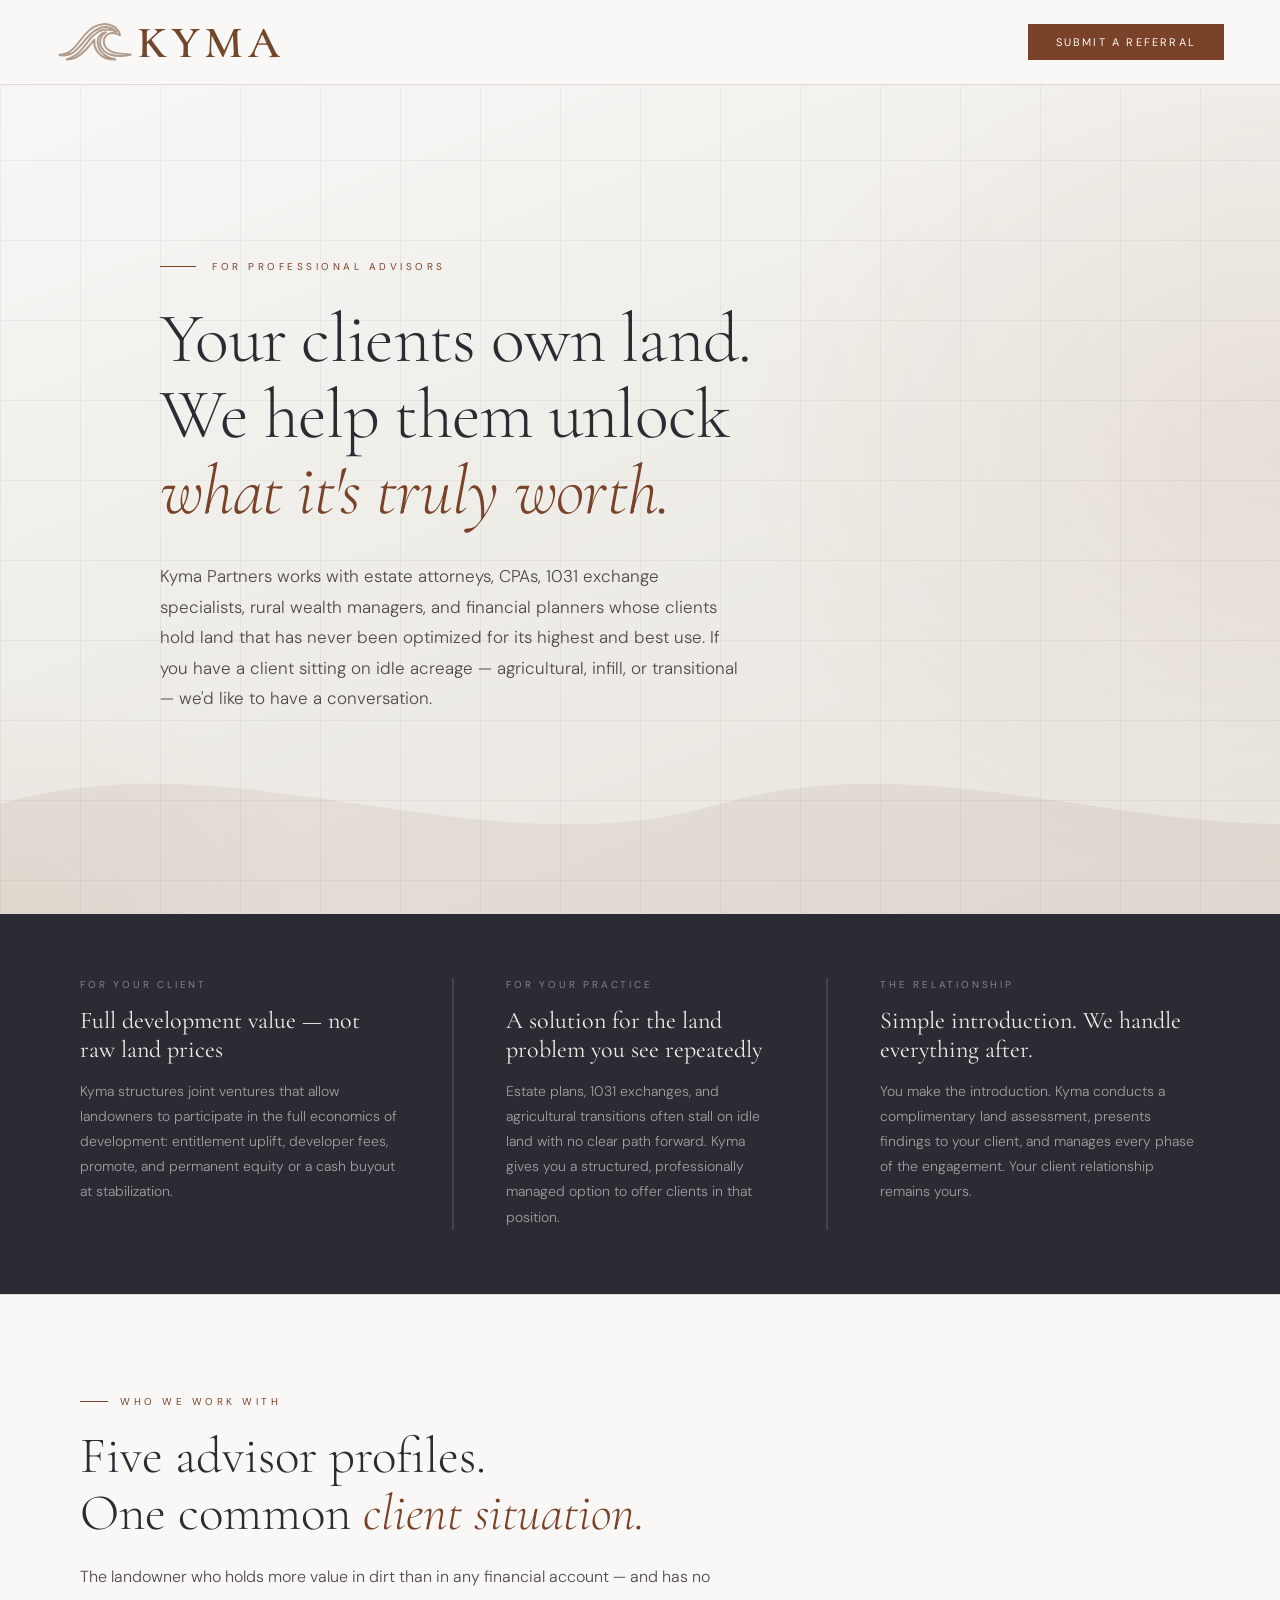
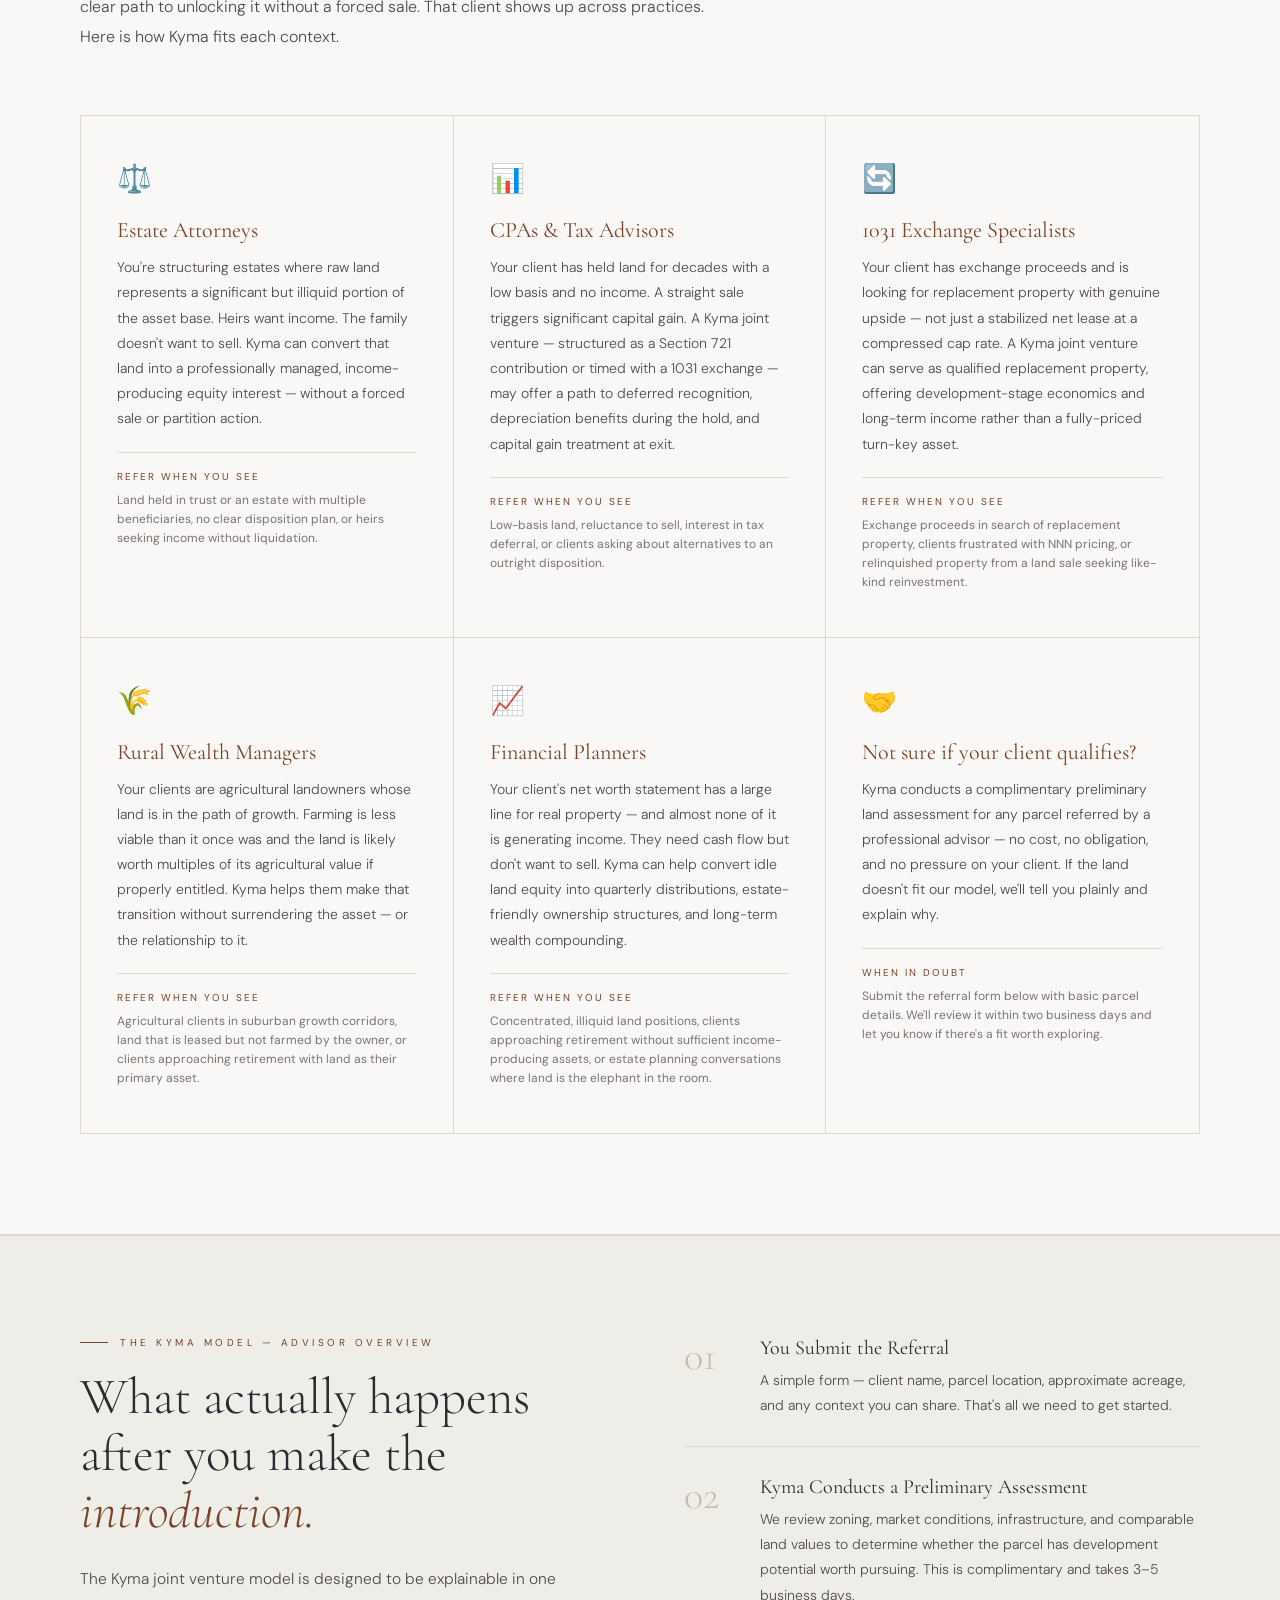
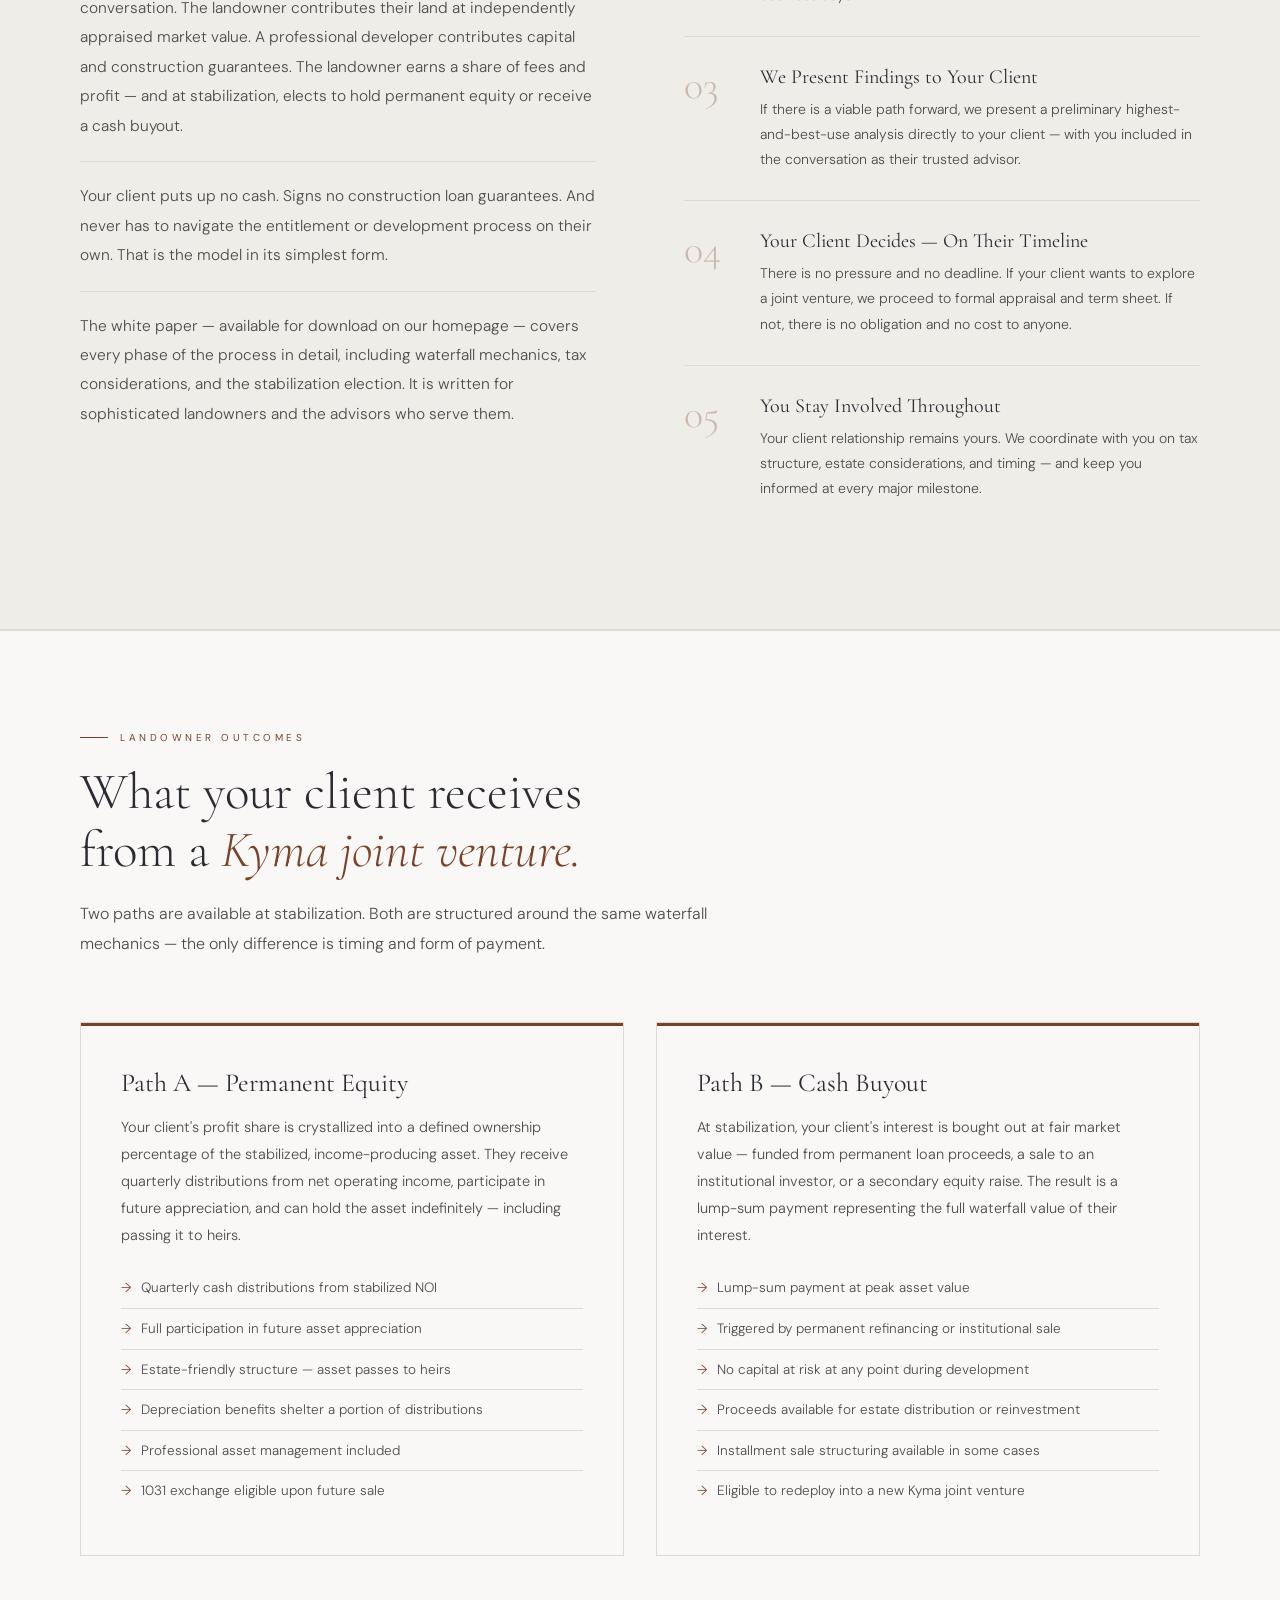
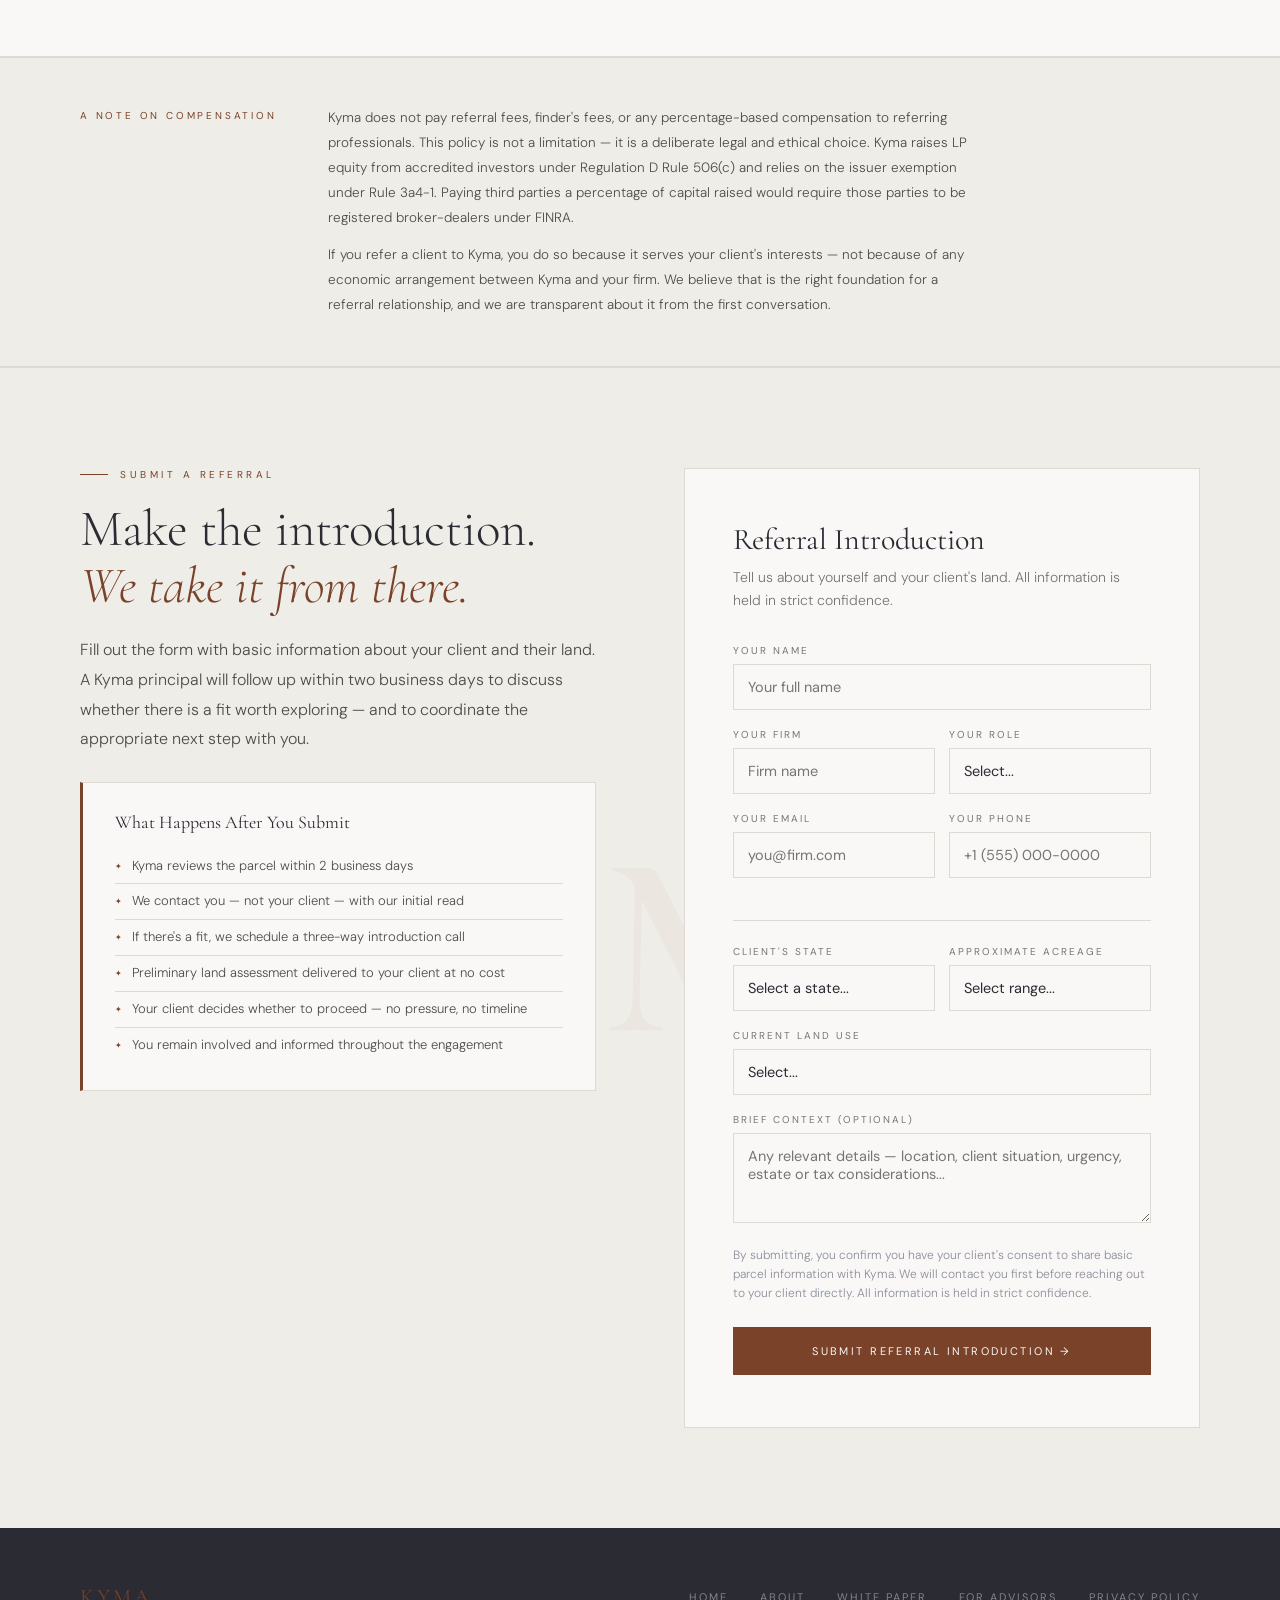
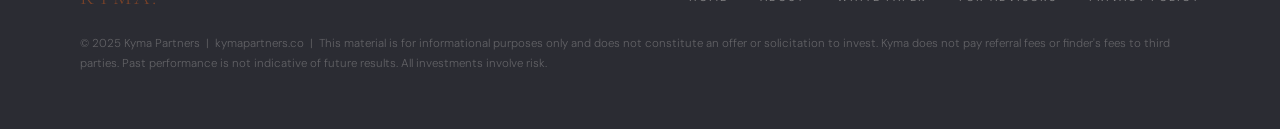
<file: kyma-advisors.html>
<!DOCTYPE html>
<html lang="en">
<head>
<meta charset="UTF-8">
<meta name="viewport" content="width=device-width, initial-scale=1.0">
<title>For Advisors | Kyma Partners</title>
<link rel="preconnect" href="https://fonts.googleapis.com">
<link rel="preconnect" href="https://fonts.gstatic.com" crossorigin>
<link href="https://fonts.googleapis.com/css2?family=Cormorant+Garamond:ital,wght@0,300;0,400;0,500;0,600;1,300;1,400&family=DM+Sans:ital,opsz,wght@0,9..40,300;0,9..40,400;0,9..40,500;1,9..40,300&display=swap" rel="stylesheet">
<style>
  :root {
    --ink:        #2b2c33;
    --bone:       #efede8;
    --sand:       #e8e5de;
    --tide:       #4e4b4a;
    --tide-light: #797472;
    --gold:       #7a4228;
    --gold-pale:  #975835;
    --gold-light: #f4e8e0;
    --mist:       #8a8d99;
    --white:      #f9f8f7;
    --rule:       #dedad3;
  }

  *, *::before, *::after { box-sizing: border-box; margin: 0; padding: 0; }
  html { scroll-behavior: smooth; }

  body {
    background: var(--white);
    color: var(--ink);
    font-family: 'DM Sans', sans-serif;
    font-weight: 300;
    overflow-x: hidden;
  }

  /* ── NAV ── */
  nav {
    position: fixed; top: 0; left: 0; right: 0; z-index: 100;
    display: flex; align-items: center; justify-content: space-between;
    padding: 22px 56px;
    background: rgba(249,248,247,0.96);
    border-bottom: 1px solid var(--rule);
    backdrop-filter: blur(8px);
  }
  .logo {
    text-decoration: none;
    flex-shrink: 0;
    display: flex;
    align-items: center;
  }
  nav a.cta-nav {
    font-size: 11px; letter-spacing: 0.2em; text-transform: uppercase;
    color: var(--white); background: var(--gold);
    padding: 11px 28px; text-decoration: none;
    transition: background 0.3s;
    font-family: 'DM Sans', sans-serif; font-weight: 400;
  }
  nav a.cta-nav:hover { background: var(--gold-pale); }

  /* ── HERO ── */
  .hero {
    min-height: 72vh;
    position: relative;
    display: flex; align-items: center;
    overflow: hidden;
    background: var(--bone);
  }
  .hero-bg {
    position: absolute; inset: 0;
    background:
      radial-gradient(ellipse 70% 80% at 100% 50%, rgba(151,88,53,0.08) 0%, transparent 60%),
      radial-gradient(ellipse 50% 50% at 0% 100%, rgba(151,88,53,0.05) 0%, transparent 50%),
      linear-gradient(160deg, #f9f8f7 0%, #efede8 50%, #e8e5de 100%);
  }
  .grid-lines {
    position: absolute; inset: 0; opacity: 0.06;
    background-image:
      linear-gradient(var(--tide) 1px, transparent 1px),
      linear-gradient(90deg, var(--tide) 1px, transparent 1px);
    background-size: 80px 80px;
  }
  .wave-overlay {
    position: absolute; bottom: 0; left: 0; right: 0;
    height: 220px; opacity: 0.07;
  }
  .hero-content {
    position: relative; z-index: 2;
    max-width: 820px;
    padding: 160px 80px 100px;
  }
  .eyebrow {
    font-size: 10px; letter-spacing: 0.35em; text-transform: uppercase;
    color: var(--gold); margin-bottom: 28px;
    display: flex; align-items: center; gap: 16px;
    font-weight: 400;
  }
  .eyebrow::before {
    content: ''; display: block; width: 36px; height: 1px; background: var(--gold);
  }
  h1 {
    font-family: 'Cormorant Garamond', serif;
    font-size: clamp(40px, 5.5vw, 72px);
    font-weight: 300; line-height: 1.08;
    letter-spacing: -0.01em;
    color: var(--ink); margin-bottom: 32px;
  }
  h1 em { font-style: italic; color: var(--gold); }
  .hero-sub {
    font-size: 17px; line-height: 1.8; color: var(--tide);
    max-width: 580px; font-weight: 300;
  }

  /* ── SECTION BASE ── */
  section { padding: 100px 80px; }

  .section-label {
    font-size: 10px; letter-spacing: 0.35em; text-transform: uppercase;
    color: var(--gold); margin-bottom: 20px;
    display: flex; align-items: center; gap: 12px;
    font-weight: 400;
  }
  .section-label::before { content: ''; width: 28px; height: 1px; background: var(--gold); display: block; }

  h2 {
    font-family: 'Cormorant Garamond', serif;
    font-size: clamp(32px, 4vw, 52px);
    font-weight: 300; line-height: 1.12;
    color: var(--ink);
  }
  h2 em { font-style: italic; color: var(--gold); }

  /* ── VALUE PROP STRIP ── */
  .value-strip {
    background: var(--ink);
    padding: 64px 80px;
    display: grid;
    grid-template-columns: 1fr 2px 1fr 2px 1fr;
    gap: 0;
    align-items: start;
  }
  .value-strip-divider {
    background: rgba(239,237,232,0.12);
    align-self: stretch;
  }
  .value-item {
    padding: 0 52px;
  }
  .value-item:first-child { padding-left: 0; }
  .value-item:last-child { padding-right: 0; }
  .value-item-eyebrow {
    font-size: 10px; letter-spacing: 0.28em; text-transform: uppercase;
    color: rgba(239,237,232,0.45); margin-bottom: 16px; font-weight: 400;
  }
  .value-item h3 {
    font-family: 'Cormorant Garamond', serif;
    font-size: 24px; font-weight: 400;
    color: var(--bone); margin-bottom: 14px; line-height: 1.2;
  }
  .value-item p {
    font-size: 14px; line-height: 1.8;
    color: rgba(239,237,232,0.6);
  }

  /* ── WHO THIS IS FOR ── */
  .who {
    background: var(--white);
    border-top: 1px solid var(--rule);
    border-bottom: 1px solid var(--rule);
  }
  .who-header { max-width: 640px; margin-bottom: 64px; }
  .who-header p { margin-top: 20px; font-size: 16px; line-height: 1.85; color: var(--tide); }

  .advisor-grid {
    display: grid;
    grid-template-columns: repeat(3, 1fr);
    border: 1px solid var(--rule);
    margin-bottom: 0;
  }
  .advisor-card {
    padding: 44px 36px;
    border-right: 1px solid var(--rule);
    border-bottom: 1px solid var(--rule);
    transition: background 0.3s;
    position: relative;
  }
  .advisor-card:nth-child(3n) { border-right: none; }
  .advisor-card:nth-last-child(-n+3) { border-bottom: none; }
  .advisor-card:hover { background: var(--bone); }
  .advisor-card::before {
    content: ''; position: absolute;
    top: 0; left: 0; right: 0; height: 2px;
    background: transparent; transition: background 0.3s;
  }
  .advisor-card:hover::before { background: var(--gold); }
  .advisor-icon {
    font-size: 28px; margin-bottom: 20px; display: block;
  }
  .advisor-card h3 {
    font-family: 'Cormorant Garamond', serif;
    font-size: 22px; font-weight: 400;
    color: var(--gold); margin-bottom: 12px;
  }
  .advisor-card p { font-size: 14px; line-height: 1.8; color: var(--tide); }
  .advisor-card .trigger {
    margin-top: 20px; padding-top: 16px;
    border-top: 1px solid var(--rule);
    font-size: 12px; font-weight: 400;
    color: var(--tide-light); line-height: 1.6;
  }
  .advisor-card .trigger strong {
    display: block; font-size: 10px; letter-spacing: 0.2em;
    text-transform: uppercase; color: var(--gold);
    margin-bottom: 6px; font-weight: 400;
  }

  /* ── HOW IT WORKS FOR ADVISORS ── */
  .how {
    background: var(--bone);
    border-top: 1px solid var(--rule);
    border-bottom: 1px solid var(--rule);
  }
  .how-inner {
    display: grid;
    grid-template-columns: 1fr 1fr;
    gap: 88px;
    align-items: start;
  }
  .how-left h2 { margin-bottom: 24px; }
  .how-left p {
    font-size: 15.5px; line-height: 1.9; color: var(--tide); margin-bottom: 20px;
  }
  .how-left p + p {
    padding-top: 20px; border-top: 1px solid var(--rule);
  }

  .how-steps { }
  .how-step {
    display: flex; gap: 28px;
    padding: 28px 0;
    border-bottom: 1px solid var(--rule);
    align-items: flex-start;
  }
  .how-step:first-child { padding-top: 0; }
  .how-step:last-child { border-bottom: none; }
  .how-step-num {
    font-family: 'Cormorant Garamond', serif;
    font-size: 40px; font-weight: 300;
    color: rgba(122,66,40,0.3); line-height: 1;
    flex-shrink: 0; width: 48px;
  }
  .how-step-content h4 {
    font-family: 'Cormorant Garamond', serif;
    font-size: 20px; font-weight: 400;
    color: var(--ink); margin-bottom: 8px;
  }
  .how-step-content p {
    font-size: 14px; line-height: 1.8; color: var(--tide);
  }

  /* ── WHAT YOUR CLIENT RECEIVES ── */
  .client-outcome {
    background: var(--white);
    border-top: 1px solid var(--rule);
    border-bottom: 1px solid var(--rule);
  }
  .outcome-header { max-width: 640px; margin-bottom: 64px; }
  .outcome-header p { margin-top: 20px; font-size: 16px; line-height: 1.85; color: var(--tide); }

  .outcome-grid {
    display: grid;
    grid-template-columns: 1fr 1fr;
    gap: 32px;
  }
  .outcome-card {
    border: 1px solid var(--rule);
    padding: 44px 40px;
    background: var(--white);
    position: relative; overflow: hidden;
    transition: transform 0.3s, box-shadow 0.3s;
  }
  .outcome-card:hover { transform: translateY(-2px); box-shadow: 0 12px 40px rgba(43,44,51,0.07); }
  .outcome-card::before {
    content: ''; position: absolute;
    top: 0; left: 0; right: 0; height: 3px;
    background: var(--gold);
  }
  .outcome-card h3 {
    font-family: 'Cormorant Garamond', serif;
    font-size: 26px; font-weight: 400;
    color: var(--ink); margin-bottom: 16px;
  }
  .outcome-card p {
    font-size: 14.5px; line-height: 1.85; color: var(--tide); margin-bottom: 20px;
  }
  .outcome-card ul { list-style: none; }
  .outcome-card ul li {
    font-size: 13.5px; color: var(--tide);
    padding: 9px 0; border-bottom: 1px solid var(--rule);
    display: flex; align-items: flex-start; gap: 10px; line-height: 1.6;
  }
  .outcome-card ul li:last-child { border-bottom: none; }
  .outcome-card ul li::before { content: '→'; color: var(--gold); flex-shrink: 0; }

  /* ── DISCLOSURES NOTE ── */
  .disclosure-note {
    background: var(--bone);
    border-top: 1px solid var(--rule);
    border-bottom: 1px solid var(--rule);
    padding: 48px 80px;
  }
  .disclosure-note-inner {
    display: grid;
    grid-template-columns: 200px 1fr;
    gap: 48px;
    align-items: start;
    max-width: 900px;
  }
  .disclosure-note-label {
    font-size: 10px; letter-spacing: 0.28em; text-transform: uppercase;
    color: var(--gold); font-weight: 400; padding-top: 3px;
  }
  .disclosure-note-body {
    font-size: 13.5px; line-height: 1.85; color: var(--tide);
  }
  .disclosure-note-body p + p { margin-top: 12px; }

  /* ── REFERRAL FORM ── */
  .referral {
    background: var(--bone);
    border-top: 1px solid var(--rule);
    position: relative; overflow: hidden;
  }
  .referral::before {
    content: 'KYMA';
    position: absolute;
    font-family: 'Cormorant Garamond', serif;
    font-size: 260px; font-weight: 600;
    color: rgba(122,66,40,0.04);
    top: 50%; left: 50%; transform: translate(-50%, -50%);
    white-space: nowrap; pointer-events: none;
    letter-spacing: 0.05em;
  }
  .referral-inner {
    position: relative; z-index: 2;
    display: grid; grid-template-columns: 1fr 1fr;
    gap: 88px; align-items: start;
  }
  .referral-left h2 { margin-bottom: 20px; }
  .referral-left p {
    font-size: 16px; line-height: 1.85; color: var(--tide); margin-bottom: 28px;
  }

  .what-happens {
    background: var(--white);
    border: 1px solid var(--rule);
    border-left: 3px solid var(--gold);
    padding: 28px 32px;
  }
  .what-happens h4 {
    font-family: 'Cormorant Garamond', serif;
    font-size: 18px; font-weight: 400; color: var(--ink); margin-bottom: 16px;
  }
  .what-happens ul { list-style: none; }
  .what-happens ul li {
    font-size: 13px; color: var(--tide); padding: 7px 0;
    border-bottom: 1px solid var(--rule);
    display: flex; gap: 10px; line-height: 1.6;
  }
  .what-happens ul li:last-child { border-bottom: none; }
  .what-happens ul li::before { content: '✦'; color: var(--gold); font-size: 8px; margin-top: 4px; flex-shrink: 0; }

  /* Form panel */
  .form-panel {
    background: var(--white);
    border: 1px solid var(--rule);
    padding: 52px 48px;
  }
  .form-panel h3 {
    font-family: 'Cormorant Garamond', serif;
    font-size: 30px; font-weight: 400;
    color: var(--ink); margin-bottom: 8px;
  }
  .form-panel .form-sub {
    font-size: 14px; color: var(--tide-light); margin-bottom: 32px; line-height: 1.65;
  }
  .form-group { margin-bottom: 18px; }
  .form-group label {
    display: block; font-size: 10px; letter-spacing: 0.2em;
    text-transform: uppercase; color: var(--tide-light); margin-bottom: 7px; font-weight: 400;
  }
  .form-group input, .form-group select, .form-group textarea {
    width: 100%; padding: 13px 14px;
    border: 1px solid var(--rule); border-radius: 0;
    font-family: 'DM Sans', sans-serif; font-size: 14.5px; color: var(--ink);
    background: var(--white); transition: border-color 0.2s;
    outline: none; appearance: none;
  }
  .form-group input:focus, .form-group select:focus, .form-group textarea:focus {
    border-color: var(--gold); background: var(--gold-light);
  }
  .form-group textarea { min-height: 90px; resize: vertical; }
  .form-row { display: grid; grid-template-columns: 1fr 1fr; gap: 14px; }
  .form-panel .consent {
    font-size: 12px; color: var(--mist); line-height: 1.6; margin: 18px 0 24px;
  }
  .btn-submit {
    width: 100%; padding: 17px;
    background: var(--gold); color: var(--white);
    font-family: 'DM Sans', sans-serif; font-weight: 400;
    font-size: 11px; letter-spacing: 0.22em; text-transform: uppercase;
    border: none; cursor: pointer; transition: background 0.3s;
  }
  .btn-submit:hover { background: var(--gold-pale); }

  .success-msg {
    display: none; text-align: center; padding: 40px 20px;
  }
  .success-msg .check {
    width: 60px; height: 60px; background: var(--gold);
    border-radius: 50%; display: flex; align-items: center; justify-content: center;
    margin: 0 auto 20px; font-size: 24px; color: white;
  }
  .success-msg h3 {
    font-family: 'Cormorant Garamond', serif; font-size: 30px; font-weight: 400;
    color: var(--ink); margin-bottom: 10px;
  }
  .success-msg p { color: var(--tide-light); font-size: 15px; line-height: 1.7; }

  /* ── FOOTER ── */
  footer {
    background: var(--ink);
    padding: 56px 80px;
    display: flex; justify-content: space-between; align-items: center;
    flex-wrap: wrap; gap: 24px;
  }
  .footer-logo {
    font-family: 'Cormorant Garamond', serif;
    font-size: 22px; color: var(--gold); letter-spacing: 0.14em;
  }
  .footer-links { display: flex; gap: 32px; }
  .footer-links a {
    font-size: 11px; letter-spacing: 0.18em; text-transform: uppercase;
    color: rgba(239,237,232,0.45); text-decoration: none; transition: color 0.2s; font-weight: 400;
  }
  .footer-links a:hover { color: var(--gold); }
  footer p {
    font-size: 11.5px; color: rgba(239,237,232,0.28);
    width: 100%; line-height: 1.7;
  }

  /* ── ANIMATIONS ── */
  @keyframes fadeInUp {
    from { opacity: 0; transform: translateY(24px); }
    to { opacity: 1; transform: translateY(0); }
  }
  .fade-in { animation: fadeInUp 0.9s ease both; }
  .fade-in-delay-1 { animation: fadeInUp 0.9s 0.2s ease both; }
  .fade-in-delay-2 { animation: fadeInUp 0.9s 0.4s ease both; }

  .reveal {
    opacity: 0; transform: translateY(32px);
    transition: opacity 0.8s ease, transform 0.8s ease;
  }
  .reveal.visible { opacity: 1; transform: translateY(0); }

  /* ── MOBILE ── */
  @media (max-width: 900px) {
    nav { padding: 18px 24px; }
    .hero-content { padding: 120px 24px 72px; }
    section { padding: 72px 24px; }
    .value-strip { padding: 48px 24px; grid-template-columns: 1fr; gap: 40px; }
    .value-strip-divider { display: none; }
    .value-item { padding: 0; }
    .advisor-grid { grid-template-columns: 1fr; }
    .advisor-card:nth-child(3n) { border-right: 1px solid var(--rule); }
    .advisor-card:nth-last-child(-n+3) { border-bottom: 1px solid var(--rule); }
    .advisor-card:last-child { border-bottom: none; }
    .how-inner { grid-template-columns: 1fr; gap: 48px; }
    .outcome-grid { grid-template-columns: 1fr; }
    .disclosure-note { padding: 48px 24px; }
    .disclosure-note-inner { grid-template-columns: 1fr; gap: 16px; }
    .referral-inner { grid-template-columns: 1fr; gap: 48px; }
    .form-row { grid-template-columns: 1fr; }
    footer { padding: 40px 24px; flex-direction: column; align-items: flex-start; }
  }
</style>
</head>
<body>

<!-- NAV -->
<nav>
  <a class="logo" href="index.html" style="display:flex;align-items:center;text-decoration:none;">
  <svg xmlns="http://www.w3.org/2000/svg" viewBox="230 230 570 100" height="40" style="display:block;">
    <g stroke-width="2.00" fill="none" stroke-linecap="butt">
      <path stroke="#b29d8d" vector-effect="non-scaling-stroke" d="M 354.47 256.14 C 349.81 258.94 346.47 261.21 343.97 265.98 C 337.49 278.35 339.99 291.77 349.25 301.73 Q 354.62 307.52 363.62 310.64 Q 379.28 316.09 395.49 315.15 Q 406.52 314.51 416.62 312.22 A 0.28 0.28 0.0 0 0 416.64 311.68 Q 415.89 311.47 414.97 311.42 Q 396.61 310.28 381.73 307.79 Q 371.78 306.12 362.70 300.84 Q 350.32 293.64 349.66 279.33 Q 349.23 269.90 355.43 264.01 Q 362.16 257.61 370.73 257.51 C 377.11 257.43 383.76 259.15 389.34 263.00 A 0.41 0.41 0.0 0 0 389.97 262.58 C 388.56 255.19 384.47 249.62 378.91 244.66 Q 375.94 242.01 370.66 239.57 Q 358.29 233.86 346.42 235.38 Q 335.91 236.73 326.39 241.34 Q 320.03 244.42 310.98 252.79 Q 303.19 259.99 297.88 266.88 Q 288.27 279.34 278.52 291.06 C 273.07 297.62 267.92 302.03 261.54 305.80 C 254.87 309.75 246.91 311.36 238.70 311.74 A 0.44 0.44 0.0 0 0 238.61 312.60 Q 243.44 313.93 249.47 313.68 Q 267.23 312.95 280.25 300.51 Q 289.04 292.12 294.88 284.83 C 301.79 276.19 311.10 265.52 316.04 260.52 Q 325.78 250.64 340.39 244.89 Q 348.69 241.62 358.56 242.82 Q 371.55 244.42 380.81 254.00 A 0.22 0.22 0.0 0 1 380.54 254.34 C 370.49 248.37 357.90 247.87 346.84 250.07 C 342.29 250.97 337.91 253.19 334.05 255.57 Q 323.06 262.34 314.95 272.94 Q 304.27 286.90 293.22 299.93 Q 287.44 306.73 284.61 308.89 C 278.24 313.73 273.55 317.13 266.27 319.87 Q 261.39 321.70 257.80 322.82 Q 257.14 323.02 256.84 323.27 A 0.25 0.25 0.0 0 0 256.99 323.71 Q 268.09 323.97 278.02 319.59 C 288.22 315.08 297.76 307.00 305.03 298.78 Q 316.22 286.14 325.29 274.44 A 0.29 0.28 -22.5 0 1 325.80 274.65 Q 324.01 288.59 331.10 300.66 Q 336.07 309.11 344.23 314.49 Q 359.73 324.70 377.92 323.64 A 0.31 0.31 0.0 0 0 377.99 323.03 Q 375.86 322.43 371.13 321.32 Q 367.85 320.56 362.14 318.32 C 354.14 315.19 348.40 310.52 342.51 304.02 C 335.81 296.64 334.46 287.72 334.14 278.49 C 333.72 266.63 343.14 257.89 354.28 255.65 A 0.27 0.27 0.0 0 1 354.47 256.14"/>
    </g>
    <path fill="#72482d" d="M 735.90 316.07 A 0.60 0.60 0.0 0 1 736.48 316.67 L 736.48 317.16 A 0.53 0.53 0.0 0 1 735.95 317.69 L 710.21 317.59 A 0.64 0.63 3.9 0 1 709.58 316.87 L 709.59 316.85 A 1.13 1.12 -0.8 0 1 710.45 315.97 Q 715.08 314.95 717.23 311.97 C 722.01 305.36 725.35 298.20 728.57 290.22 Q 730.34 285.81 732.48 281.26 Q 736.80 272.06 742.31 258.93 C 743.70 255.60 745.82 251.67 747.26 248.26 C 747.88 246.79 749.76 246.36 750.73 247.90 C 753.74 252.66 755.94 258.37 758.69 264.00 Q 769.40 285.91 777.75 303.26 Q 780.66 309.32 784.56 313.43 Q 786.15 315.11 789.86 316.06 C 790.16 316.14 790.57 316.40 790.66 316.76 A 0.71 0.63 82.8 0 1 790.06 317.63 Q 777.66 317.53 763.81 317.89 A 0.77 0.77 0.0 0 1 763.03 317.05 L 763.03 317.00 A 0.99 0.99 0.0 0 1 763.99 316.10 Q 766.59 316.04 768.81 314.66 A 1.12 1.12 0.0 0 0 769.31 313.92 Q 769.77 311.14 768.79 309.22 Q 762.04 295.96 758.64 288.19 A 2.14 2.14 0.0 0 0 756.68 286.91 L 735.37 286.91 A 0.72 0.70 13.9 0 0 734.74 287.28 Q 730.45 295.23 728.12 301.08 C 726.04 306.31 724.71 313.99 731.64 315.60 Q 733.33 315.99 735.90 316.07 Z M 736.51 282.42 A 0.55 0.55 0.0 0 0 737.02 283.19 L 755.21 283.00 A 0.55 0.55 0.0 0 0 755.70 282.22 L 746.40 262.35 A 0.55 0.55 0.0 0 0 745.40 262.36 L 736.51 282.42 Z"/>
    <path fill="#72482d" d="M 456.87 280.07 A 0.16 0.16 0.0 0 0 457.14 280.19 Q 466.42 271.57 473.20 264.63 Q 474.51 263.29 477.73 260.32 C 480.42 257.84 484.86 253.94 481.49 250.99 C 480.47 250.11 478.19 249.87 476.74 249.52 A 0.93 0.93 0.0 0 1 476.96 247.69 L 501.88 247.69 A 1.02 1.02 0.0 0 1 502.06 249.72 L 498.12 250.43 A 2.78 2.51 -60.9 0 0 497.33 250.70 Q 489.04 255.00 485.59 258.34 Q 477.18 266.46 469.96 273.07 A 1.83 1.83 0.0 0 0 469.76 275.55 C 471.64 277.92 472.89 280.44 474.91 283.04 Q 482.94 293.43 492.91 306.91 Q 493.13 307.21 496.10 310.12 C 499.49 313.44 502.29 315.81 507.23 316.11 A 0.78 0.77 -89.2 0 1 507.96 316.87 L 507.96 316.90 A 0.71 0.70 -90.0 0 1 507.26 317.61 L 488.67 317.60 A 2.88 2.86 -18.0 0 1 486.39 316.45 L 461.28 282.95 A 1.07 1.07 0.0 0 0 459.74 282.76 Q 457.13 284.89 457.05 289.49 Q 456.96 294.54 457.29 310.46 C 457.40 315.58 461.05 316.08 465.08 316.21 A 0.47 0.47 0.0 0 1 465.53 316.68 L 465.53 317.09 A 0.57 0.56 -0.0 0 1 464.96 317.65 L 437.85 317.65 A 0.80 0.79 78.1 0 1 437.12 317.17 L 437.01 316.91 A 0.59 0.59 0.0 0 1 437.52 316.11 C 441.42 315.83 445.46 315.93 445.68 311.07 C 446.50 292.74 446.35 279.15 445.94 261.50 C 445.77 253.75 446.25 250.50 438.09 249.64 A 0.99 0.98 -87.1 0 1 437.21 248.66 L 437.21 248.28 A 0.72 0.71 -89.6 0 1 437.93 247.56 L 465.08 247.86 A 0.03 0.03 0.0 0 1 465.11 247.89 Q 465.10 248.12 465.12 248.14 A 0.66 0.66 0.0 0 1 464.92 249.34 C 461.00 250.33 457.23 250.60 457.18 255.78 Q 457.02 273.38 456.87 280.07 Z"/>
    <path fill="#72482d" d="M 539.71 316.82 L 539.70 316.78 A 0.78 0.77 -89.7 0 1 540.54 315.94 C 543.96 316.25 547.86 315.57 548.21 311.32 Q 549.18 299.29 548.64 287.48 Q 548.57 285.80 546.40 282.60 Q 536.14 267.49 527.71 255.04 Q 524.40 250.16 519.23 249.64 A 1.06 1.05 2.7 0 1 518.27 248.59 L 518.27 248.22 A 0.48 0.48 0.0 0 1 518.75 247.74 Q 530.13 247.74 542.50 247.54 Q 543.96 247.52 545.32 247.81 A 0.80 0.79 44.3 0 1 545.34 249.36 C 543.19 249.89 539.28 250.60 540.23 253.43 Q 540.79 255.11 544.46 260.38 C 548.89 266.74 552.67 273.55 556.82 279.69 A 0.89 0.88 44.4 0 0 558.29 279.68 Q 564.97 269.32 571.19 258.21 Q 574.33 252.59 568.84 250.21 Q 568.11 249.89 566.00 249.14 A 0.71 0.71 0.0 0 1 566.23 247.76 Q 581.58 247.52 589.21 247.77 Q 589.58 247.78 589.73 248.13 A 1.03 0.98 -21.6 0 1 589.11 249.47 C 586.39 250.42 584.17 251.20 582.42 252.79 Q 576.97 257.73 575.20 260.45 Q 566.26 274.12 560.77 283.49 A 5.12 5.12 0.0 0 0 560.07 285.80 Q 559.45 296.02 559.83 307.45 C 560.07 314.71 561.26 315.55 568.34 316.16 A 0.71 0.71 0.0 0 1 568.98 316.97 L 568.98 317.00 A 0.77 0.76 5.5 0 1 568.23 317.61 L 540.65 317.63 A 0.95 0.95 0.0 0 1 539.71 316.82 Z"/>
    <path fill="#72482d" d="M 619.59 264.33 A 0.22 0.22 0.0 0 0 619.17 264.42 Q 618.40 281.32 618.02 302.74 Q 617.94 307.35 619.59 311.90 C 620.58 314.62 624.55 315.98 627.18 316.06 A 0.78 0.77 -83.6 0 1 627.91 316.98 L 627.84 317.28 A 0.48 0.48 0.0 0 1 627.37 317.65 L 604.41 317.65 A 0.60 0.60 0.0 0 1 603.81 317.05 L 603.81 316.59 A 0.58 0.57 -2.8 0 1 604.33 316.02 C 610.84 315.40 612.84 311.04 613.50 305.25 C 614.07 300.26 613.77 295.62 614.21 289.92 Q 615.37 274.86 615.25 257.73 C 615.22 252.75 610.30 251.17 605.55 249.64 Q 604.82 249.40 604.68 248.94 A 0.90 0.85 -9.1 0 1 605.53 247.84 Q 611.78 247.61 621.94 247.65 A 3.26 3.25 76.7 0 1 624.85 249.45 L 650.19 299.99 A 0.50 0.49 44.2 0 0 651.08 299.98 Q 661.37 278.09 673.22 250.76 C 674.23 248.43 674.93 247.61 677.69 247.61 Q 685.11 247.62 692.02 247.79 A 0.87 0.87 0.0 0 1 692.16 249.52 C 688.54 250.21 686.09 250.03 683.81 253.85 A 2.25 2.24 -29.4 0 0 683.50 254.95 C 683.22 274.67 684.07 283.06 685.72 308.25 C 686.10 313.97 688.02 315.74 693.64 315.97 A 0.84 0.84 0.0 0 1 694.44 316.81 L 694.44 317.18 A 0.50 0.50 0.0 0 1 693.94 317.68 L 666.72 317.68 A 0.66 0.65 -13.0 0 1 666.13 317.32 L 665.88 316.83 A 0.56 0.55 -14.1 0 1 666.36 316.03 Q 669.84 315.95 672.23 314.80 A 2.42 2.38 2.7 0 0 673.20 313.93 C 675.10 310.91 674.35 303.08 674.16 299.75 Q 673.16 281.88 672.57 265.50 Q 672.55 264.83 672.42 264.48 A 0.44 0.44 0.0 0 0 671.60 264.46 Q 661.92 286.00 649.38 315.37 Q 648.77 316.79 648.21 317.28 A 1.51 1.51 0.0 0 1 645.89 316.80 L 619.59 264.33 Z"/>
    <path fill="#f1f1ec" d="M 736.51 282.42 L 745.40 262.36 A 0.55 0.55 0.0 0 1 746.40 262.35 L 755.70 282.22 A 0.55 0.55 0.0 0 1 755.21 283.00 L 737.02 283.19 A 0.55 0.55 0.0 0 1 736.51 282.42 Z"/>
  </svg>
</a>
  <a class="cta-nav" href="#referral">Submit a Referral</a>
</nav>

<!-- HERO -->
<section class="hero">
  <div class="hero-bg"></div>
  <div class="grid-lines"></div>
  <svg class="wave-overlay" viewBox="0 0 1440 220" preserveAspectRatio="none" fill="none" xmlns="http://www.w3.org/2000/svg">
    <path d="M0,110 C240,40 480,180 720,110 C960,40 1200,180 1440,110 L1440,220 L0,220 Z" fill="rgba(122,66,40,1)"/>
    <path d="M0,140 C300,70 600,200 900,140 C1100,90 1300,180 1440,130 L1440,220 L0,220 Z" fill="rgba(122,66,40,0.5)"/>
  </svg>
  <div class="hero-content">
    <div class="eyebrow fade-in">For Professional Advisors</div>
    <h1 class="fade-in-delay-1">
      Your clients own land.<br>We help them unlock<br><em>what it's truly worth.</em>
    </h1>
    <p class="hero-sub fade-in-delay-2">
      Kyma Partners works with estate attorneys, CPAs, 1031 exchange specialists, rural wealth managers, and financial planners whose clients hold land that has never been optimized for its highest and best use. If you have a client sitting on idle acreage — agricultural, infill, or transitional — we'd like to have a conversation.
    </p>
  </div>
</section>

<!-- VALUE STRIP -->
<div class="value-strip">
  <div class="value-item reveal">
    <div class="value-item-eyebrow">For Your Client</div>
    <h3>Full development value — not raw land prices</h3>
    <p>Kyma structures joint ventures that allow landowners to participate in the full economics of development: entitlement uplift, developer fees, promote, and permanent equity or a cash buyout at stabilization.</p>
  </div>
  <div class="value-strip-divider"></div>
  <div class="value-item reveal">
    <div class="value-item-eyebrow">For Your Practice</div>
    <h3>A solution for the land problem you see repeatedly</h3>
    <p>Estate plans, 1031 exchanges, and agricultural transitions often stall on idle land with no clear path forward. Kyma gives you a structured, professionally managed option to offer clients in that position.</p>
  </div>
  <div class="value-strip-divider"></div>
  <div class="value-item reveal">
    <div class="value-item-eyebrow">The Relationship</div>
    <h3>Simple introduction. We handle everything after.</h3>
    <p>You make the introduction. Kyma conducts a complimentary land assessment, presents findings to your client, and manages every phase of the engagement. Your client relationship remains yours.</p>
  </div>
</div>

<!-- WHO THIS IS FOR -->
<section class="who">
  <div class="who-header reveal">
    <div class="section-label">Who We Work With</div>
    <h2>Five advisor profiles.<br>One common <em>client situation.</em></h2>
    <p>The landowner who holds more value in dirt than in any financial account — and has no clear path to unlocking it without a forced sale. That client shows up across practices. Here is how Kyma fits each context.</p>
  </div>

  <div class="advisor-grid">
    <div class="advisor-card reveal">
      <span class="advisor-icon">⚖️</span>
      <h3>Estate Attorneys</h3>
      <p>You're structuring estates where raw land represents a significant but illiquid portion of the asset base. Heirs want income. The family doesn't want to sell. Kyma can convert that land into a professionally managed, income-producing equity interest — without a forced sale or partition action.</p>
      <div class="trigger">
        <strong>Refer when you see</strong>
        Land held in trust or an estate with multiple beneficiaries, no clear disposition plan, or heirs seeking income without liquidation.
      </div>
    </div>
    <div class="advisor-card reveal">
      <span class="advisor-icon">📊</span>
      <h3>CPAs & Tax Advisors</h3>
      <p>Your client has held land for decades with a low basis and no income. A straight sale triggers significant capital gain. A Kyma joint venture — structured as a Section 721 contribution or timed with a 1031 exchange — may offer a path to deferred recognition, depreciation benefits during the hold, and capital gain treatment at exit.</p>
      <div class="trigger">
        <strong>Refer when you see</strong>
        Low-basis land, reluctance to sell, interest in tax deferral, or clients asking about alternatives to an outright disposition.
      </div>
    </div>
    <div class="advisor-card reveal">
      <span class="advisor-icon">🔄</span>
      <h3>1031 Exchange Specialists</h3>
      <p>Your client has exchange proceeds and is looking for replacement property with genuine upside — not just a stabilized net lease at a compressed cap rate. A Kyma joint venture can serve as qualified replacement property, offering development-stage economics and long-term income rather than a fully-priced turn-key asset.</p>
      <div class="trigger">
        <strong>Refer when you see</strong>
        Exchange proceeds in search of replacement property, clients frustrated with NNN pricing, or relinquished property from a land sale seeking like-kind reinvestment.
      </div>
    </div>
    <div class="advisor-card reveal">
      <span class="advisor-icon">🌾</span>
      <h3>Rural Wealth Managers</h3>
      <p>Your clients are agricultural landowners whose land is in the path of growth. Farming is less viable than it once was and the land is likely worth multiples of its agricultural value if properly entitled. Kyma helps them make that transition without surrendering the asset — or the relationship to it.</p>
      <div class="trigger">
        <strong>Refer when you see</strong>
        Agricultural clients in suburban growth corridors, land that is leased but not farmed by the owner, or clients approaching retirement with land as their primary asset.
      </div>
    </div>
    <div class="advisor-card reveal">
      <span class="advisor-icon">📈</span>
      <h3>Financial Planners</h3>
      <p>Your client's net worth statement has a large line for real property — and almost none of it is generating income. They need cash flow but don't want to sell. Kyma can help convert idle land equity into quarterly distributions, estate-friendly ownership structures, and long-term wealth compounding.</p>
      <div class="trigger">
        <strong>Refer when you see</strong>
        Concentrated, illiquid land positions, clients approaching retirement without sufficient income-producing assets, or estate planning conversations where land is the elephant in the room.
      </div>
    </div>
    <div class="advisor-card reveal">
      <span class="advisor-icon">🤝</span>
      <h3>Not sure if your client qualifies?</h3>
      <p>Kyma conducts a complimentary preliminary land assessment for any parcel referred by a professional advisor — no cost, no obligation, and no pressure on your client. If the land doesn't fit our model, we'll tell you plainly and explain why.</p>
      <div class="trigger">
        <strong>When in doubt</strong>
        Submit the referral form below with basic parcel details. We'll review it within two business days and let you know if there's a fit worth exploring.
      </div>
    </div>
  </div>
</section>

<!-- HOW IT WORKS FOR ADVISORS -->
<section class="how">
  <div class="how-inner">
    <div class="how-left reveal">
      <div class="section-label">The Kyma Model — Advisor Overview</div>
      <h2>What actually happens<br>after you make the <em>introduction.</em></h2>
      <p>
        The Kyma joint venture model is designed to be explainable in one conversation. The landowner contributes their land at independently appraised market value. A professional developer contributes capital and construction guarantees. The landowner earns a share of fees and profit — and at stabilization, elects to hold permanent equity or receive a cash buyout.
      </p>
      <p>
        Your client puts up no cash. Signs no construction loan guarantees. And never has to navigate the entitlement or development process on their own. That is the model in its simplest form.
      </p>
      <p>
        The white paper — available for download on our homepage — covers every phase of the process in detail, including waterfall mechanics, tax considerations, and the stabilization election. It is written for sophisticated landowners and the advisors who serve them.
      </p>
    </div>
    <div class="how-right reveal">
      <div class="how-steps">
        <div class="how-step">
          <div class="how-step-num">01</div>
          <div class="how-step-content">
            <h4>You Submit the Referral</h4>
            <p>A simple form — client name, parcel location, approximate acreage, and any context you can share. That's all we need to get started.</p>
          </div>
        </div>
        <div class="how-step">
          <div class="how-step-num">02</div>
          <div class="how-step-content">
            <h4>Kyma Conducts a Preliminary Assessment</h4>
            <p>We review zoning, market conditions, infrastructure, and comparable land values to determine whether the parcel has development potential worth pursuing. This is complimentary and takes 3–5 business days.</p>
          </div>
        </div>
        <div class="how-step">
          <div class="how-step-num">03</div>
          <div class="how-step-content">
            <h4>We Present Findings to Your Client</h4>
            <p>If there is a viable path forward, we present a preliminary highest-and-best-use analysis directly to your client — with you included in the conversation as their trusted advisor.</p>
          </div>
        </div>
        <div class="how-step">
          <div class="how-step-num">04</div>
          <div class="how-step-content">
            <h4>Your Client Decides — On Their Timeline</h4>
            <p>There is no pressure and no deadline. If your client wants to explore a joint venture, we proceed to formal appraisal and term sheet. If not, there is no obligation and no cost to anyone.</p>
          </div>
        </div>
        <div class="how-step">
          <div class="how-step-num">05</div>
          <div class="how-step-content">
            <h4>You Stay Involved Throughout</h4>
            <p>Your client relationship remains yours. We coordinate with you on tax structure, estate considerations, and timing — and keep you informed at every major milestone.</p>
          </div>
        </div>
      </div>
    </div>
  </div>
</section>

<!-- WHAT YOUR CLIENT RECEIVES -->
<section class="client-outcome">
  <div class="outcome-header reveal">
    <div class="section-label">Landowner Outcomes</div>
    <h2>What your client receives<br>from a <em>Kyma joint venture.</em></h2>
    <p>Two paths are available at stabilization. Both are structured around the same waterfall mechanics — the only difference is timing and form of payment.</p>
  </div>
  <div class="outcome-grid">
    <div class="outcome-card reveal">
      <h3>Path A — Permanent Equity</h3>
      <p>Your client's profit share is crystallized into a defined ownership percentage of the stabilized, income-producing asset. They receive quarterly distributions from net operating income, participate in future appreciation, and can hold the asset indefinitely — including passing it to heirs.</p>
      <ul>
        <li>Quarterly cash distributions from stabilized NOI</li>
        <li>Full participation in future asset appreciation</li>
        <li>Estate-friendly structure — asset passes to heirs</li>
        <li>Depreciation benefits shelter a portion of distributions</li>
        <li>Professional asset management included</li>
        <li>1031 exchange eligible upon future sale</li>
      </ul>
    </div>
    <div class="outcome-card reveal">
      <h3>Path B — Cash Buyout</h3>
      <p>At stabilization, your client's interest is bought out at fair market value — funded from permanent loan proceeds, a sale to an institutional investor, or a secondary equity raise. The result is a lump-sum payment representing the full waterfall value of their interest.</p>
      <ul>
        <li>Lump-sum payment at peak asset value</li>
        <li>Triggered by permanent refinancing or institutional sale</li>
        <li>No capital at risk at any point during development</li>
        <li>Proceeds available for estate distribution or reinvestment</li>
        <li>Installment sale structuring available in some cases</li>
        <li>Eligible to redeploy into a new Kyma joint venture</li>
      </ul>
    </div>
  </div>
</section>

<!-- IMPORTANT DISCLOSURE FOR ADVISORS -->
<div class="disclosure-note reveal">
  <div class="disclosure-note-inner">
    <div class="disclosure-note-label">A Note on Compensation</div>
    <div class="disclosure-note-body">
      <p>Kyma does not pay referral fees, finder's fees, or any percentage-based compensation to referring professionals. This policy is not a limitation — it is a deliberate legal and ethical choice. Kyma raises LP equity from accredited investors under Regulation D Rule 506(c) and relies on the issuer exemption under Rule 3a4-1. Paying third parties a percentage of capital raised would require those parties to be registered broker-dealers under FINRA.</p>
      <p>If you refer a client to Kyma, you do so because it serves your client's interests — not because of any economic arrangement between Kyma and your firm. We believe that is the right foundation for a referral relationship, and we are transparent about it from the first conversation.</p>
    </div>
  </div>
</div>

<!-- REFERRAL FORM -->
<section class="referral" id="referral">
  <div class="referral-inner">
    <div class="referral-left reveal">
      <div class="section-label">Submit a Referral</div>
      <h2>Make the introduction.<br><em>We take it from there.</em></h2>
      <p>
        Fill out the form with basic information about your client and their land. A Kyma principal will follow up within two business days to discuss whether there is a fit worth exploring — and to coordinate the appropriate next step with you.
      </p>
      <div class="what-happens">
        <h4>What Happens After You Submit</h4>
        <ul>
          <li>Kyma reviews the parcel within 2 business days</li>
          <li>We contact you — not your client — with our initial read</li>
          <li>If there's a fit, we schedule a three-way introduction call</li>
          <li>Preliminary land assessment delivered to your client at no cost</li>
          <li>Your client decides whether to proceed — no pressure, no timeline</li>
          <li>You remain involved and informed throughout the engagement</li>
        </ul>
      </div>
    </div>

    <div class="referral-right reveal">
      <div class="form-panel" id="form-container">
        <h3>Referral Introduction</h3>
        <p class="form-sub">Tell us about yourself and your client's land. All information is held in strict confidence.</p>

        <div id="referral-form">
          <div class="form-group">
            <label>Your Name</label>
            <input type="text" id="advisor-name" placeholder="Your full name" required>
          </div>
          <div class="form-row">
            <div class="form-group">
              <label>Your Firm</label>
              <input type="text" id="advisor-firm" placeholder="Firm name">
            </div>
            <div class="form-group">
              <label>Your Role</label>
              <select id="advisor-role">
                <option value="">Select...</option>
                <option>Estate Attorney</option>
                <option>CPA / Tax Advisor</option>
                <option>1031 Exchange Specialist</option>
                <option>Rural Wealth Manager</option>
                <option>Financial Planner</option>
                <option>Other</option>
              </select>
            </div>
          </div>
          <div class="form-row">
            <div class="form-group">
              <label>Your Email</label>
              <input type="email" id="advisor-email" placeholder="you@firm.com" required>
            </div>
            <div class="form-group">
              <label>Your Phone</label>
              <input type="tel" id="advisor-phone" placeholder="+1 (555) 000-0000">
            </div>
          </div>

          <div style="height:1px; background:var(--rule); margin: 24px 0;"></div>

          <div class="form-row">
            <div class="form-group">
              <label>Client's State</label>
              <select id="client-state">
                <option value="">Select a state...</option>
                <option>Alabama</option><option>Alaska</option><option>Arizona</option><option>Arkansas</option>
                <option>California</option><option>Colorado</option><option>Connecticut</option><option>Delaware</option>
                <option>Florida</option><option>Georgia</option><option>Hawaii</option><option>Idaho</option>
                <option>Illinois</option><option>Indiana</option><option>Iowa</option><option>Kansas</option>
                <option>Kentucky</option><option>Louisiana</option><option>Maine</option><option>Maryland</option>
                <option>Massachusetts</option><option>Michigan</option><option>Minnesota</option><option>Mississippi</option>
                <option>Missouri</option><option>Montana</option><option>Nebraska</option><option>Nevada</option>
                <option>New Hampshire</option><option>New Jersey</option><option>New Mexico</option><option>New York</option>
                <option>North Carolina</option><option>North Dakota</option><option>Ohio</option><option>Oklahoma</option>
                <option>Oregon</option><option>Pennsylvania</option><option>Rhode Island</option><option>South Carolina</option>
                <option>South Dakota</option><option>Tennessee</option><option>Texas</option><option>Utah</option>
                <option>Vermont</option><option>Virginia</option><option>Washington</option><option>West Virginia</option>
                <option>Wisconsin</option><option>Wyoming</option>
              </select>
            </div>
            <div class="form-group">
              <label>Approximate Acreage</label>
              <select id="client-acreage">
                <option value="">Select range...</option>
                <option>Under 5 acres</option>
                <option>5–20 acres</option>
                <option>20–100 acres</option>
                <option>100–500 acres</option>
                <option>500+ acres</option>
              </select>
            </div>
          </div>
          <div class="form-group">
            <label>Current Land Use</label>
            <select id="client-use">
              <option value="">Select...</option>
              <option>Agricultural / Farmland</option>
              <option>Vacant / Undeveloped</option>
              <option>Residential (underutilized)</option>
              <option>Commercial (underutilized)</option>
              <option>Mixed / Other</option>
            </select>
          </div>
          <div class="form-group">
            <label>Brief Context (optional)</label>
            <textarea id="client-notes" placeholder="Any relevant details — location, client situation, urgency, estate or tax considerations..."></textarea>
          </div>

          <p class="consent">By submitting, you confirm you have your client's consent to share basic parcel information with Kyma. We will contact you first before reaching out to your client directly. All information is held in strict confidence.</p>

          <button class="btn-submit" onclick="handleReferral(event)">Submit Referral Introduction →</button>
        </div>

        <div class="success-msg" id="success-msg">
          <div class="check">✓</div>
          <h3>Referral received.</h3>
          <p>A Kyma principal will review your submission and be in touch within two business days — with you first, before any contact with your client.</p>
        </div>
      </div>
    </div>
  </div>
</section>

<!-- FOOTER -->
<footer>
  <div class="footer-logo">KYMA.</div>
  <div class="footer-links">
    <a href="index.html">Home</a>
    <a href="about.html">About</a>
    <a href="index.html#capture">White Paper</a>
    <a href="advisors.html">For Advisors</a>
    <a href="#">Privacy Policy</a>
  </div>
  <p>© 2025 Kyma Partners &nbsp;|&nbsp; kymapartners.co &nbsp;|&nbsp; This material is for informational purposes only and does not constitute an offer or solicitation to invest. Kyma does not pay referral fees or finder's fees to third parties. Past performance is not indicative of future results. All investments involve risk.</p>
</footer>

<script>
  const reveals = document.querySelectorAll('.reveal');
  const observer = new IntersectionObserver((entries) => {
    entries.forEach((e, i) => {
      if (e.isIntersecting) {
        setTimeout(() => e.target.classList.add('visible'), i * 80);
      }
    });
  }, { threshold: 0.1, rootMargin: '0px 0px -60px 0px' });
  reveals.forEach(r => observer.observe(r));

  function handleReferral(e) {
    e.preventDefault();
    const email = document.getElementById('advisor-email').value;
    const name = document.getElementById('advisor-name').value;
    if (!email || !name) { alert('Please enter your name and email address.'); return; }

    const payload = {
      advisorName: name,
      advisorFirm: document.getElementById('advisor-firm').value,
      advisorRole: document.getElementById('advisor-role').value,
      advisorEmail: email,
      advisorPhone: document.getElementById('advisor-phone').value,
      clientState: document.getElementById('client-state').value,
      clientAcreage: document.getElementById('client-acreage').value,
      clientUse: document.getElementById('client-use').value,
      clientNotes: document.getElementById('client-notes').value,
      leadType: 'advisor-referral',
      timestamp: new Date().toISOString(),
      source: 'kyma-advisors-page'
    };
    console.log('Referral Payload:', payload);
    document.getElementById('referral-form').style.display = 'none';
    document.getElementById('success-msg').style.display = 'block';
  }
</script>

</body>
</html>
</file>
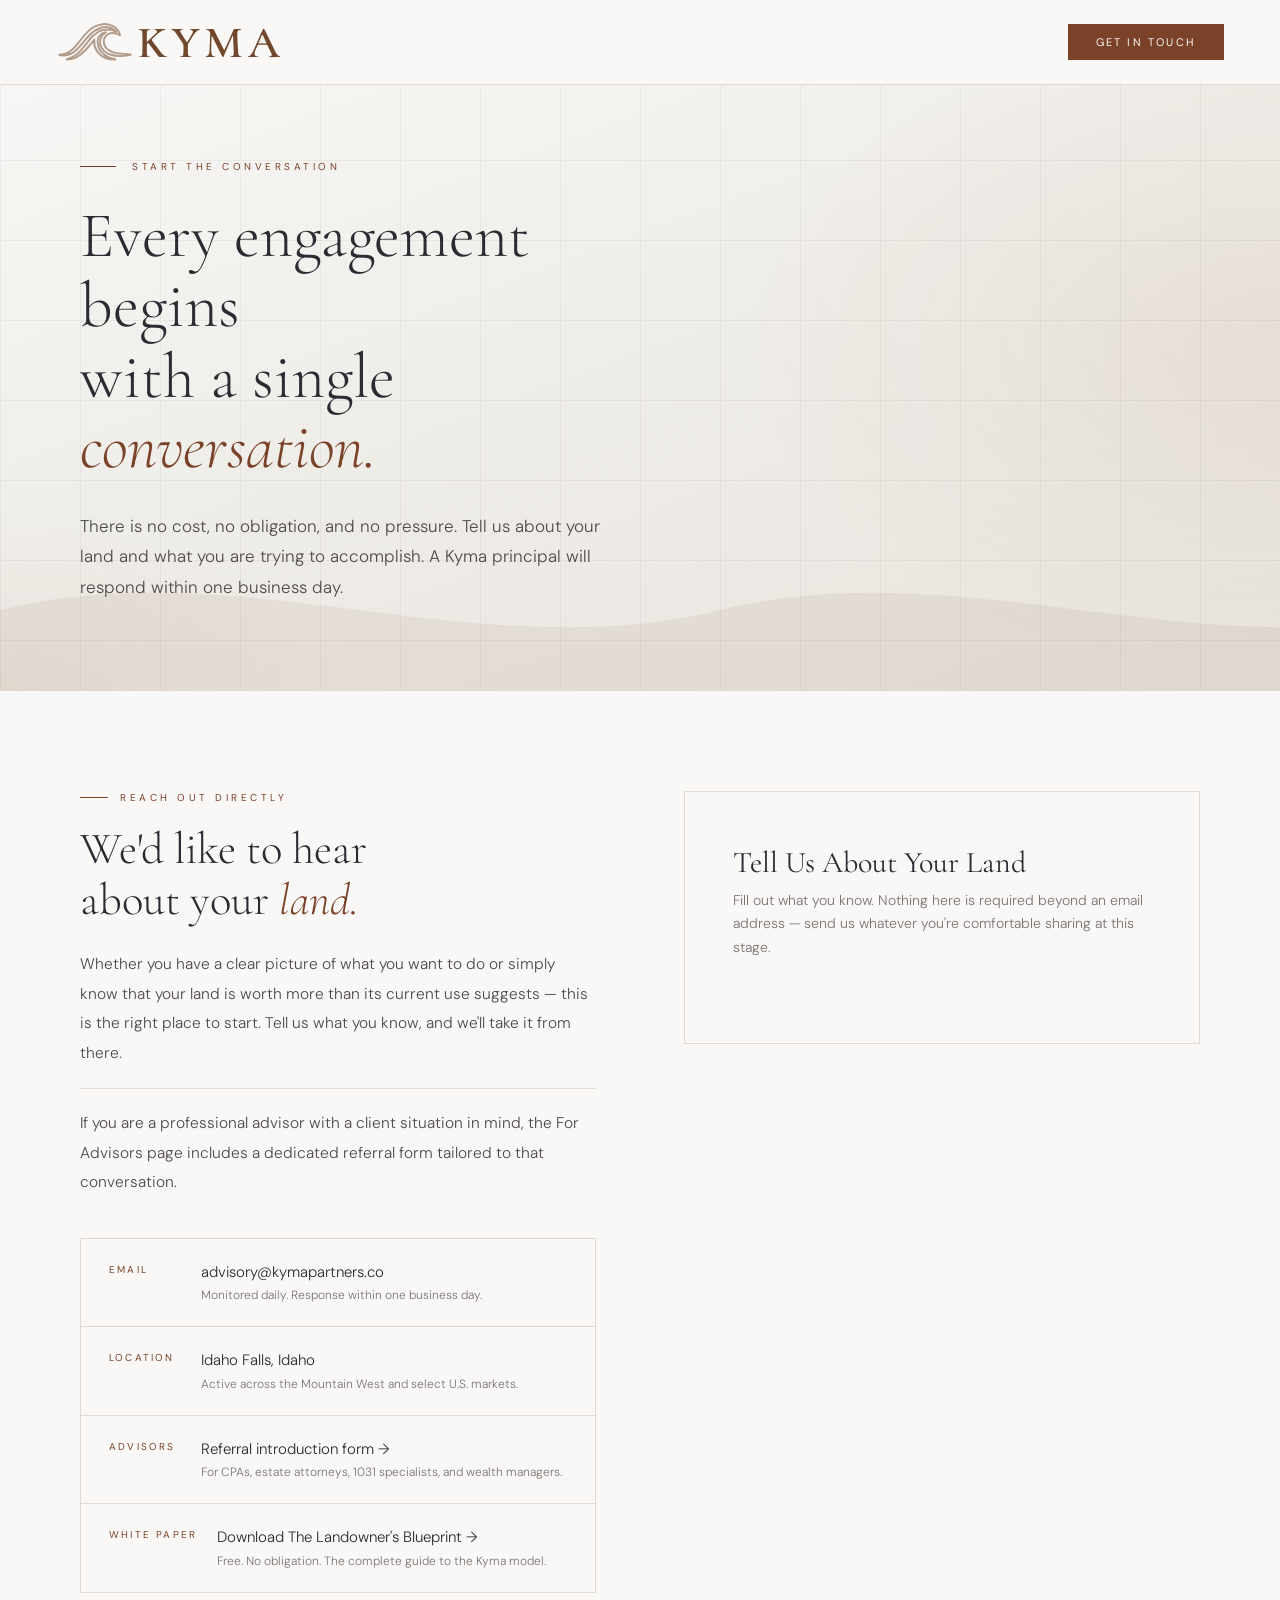
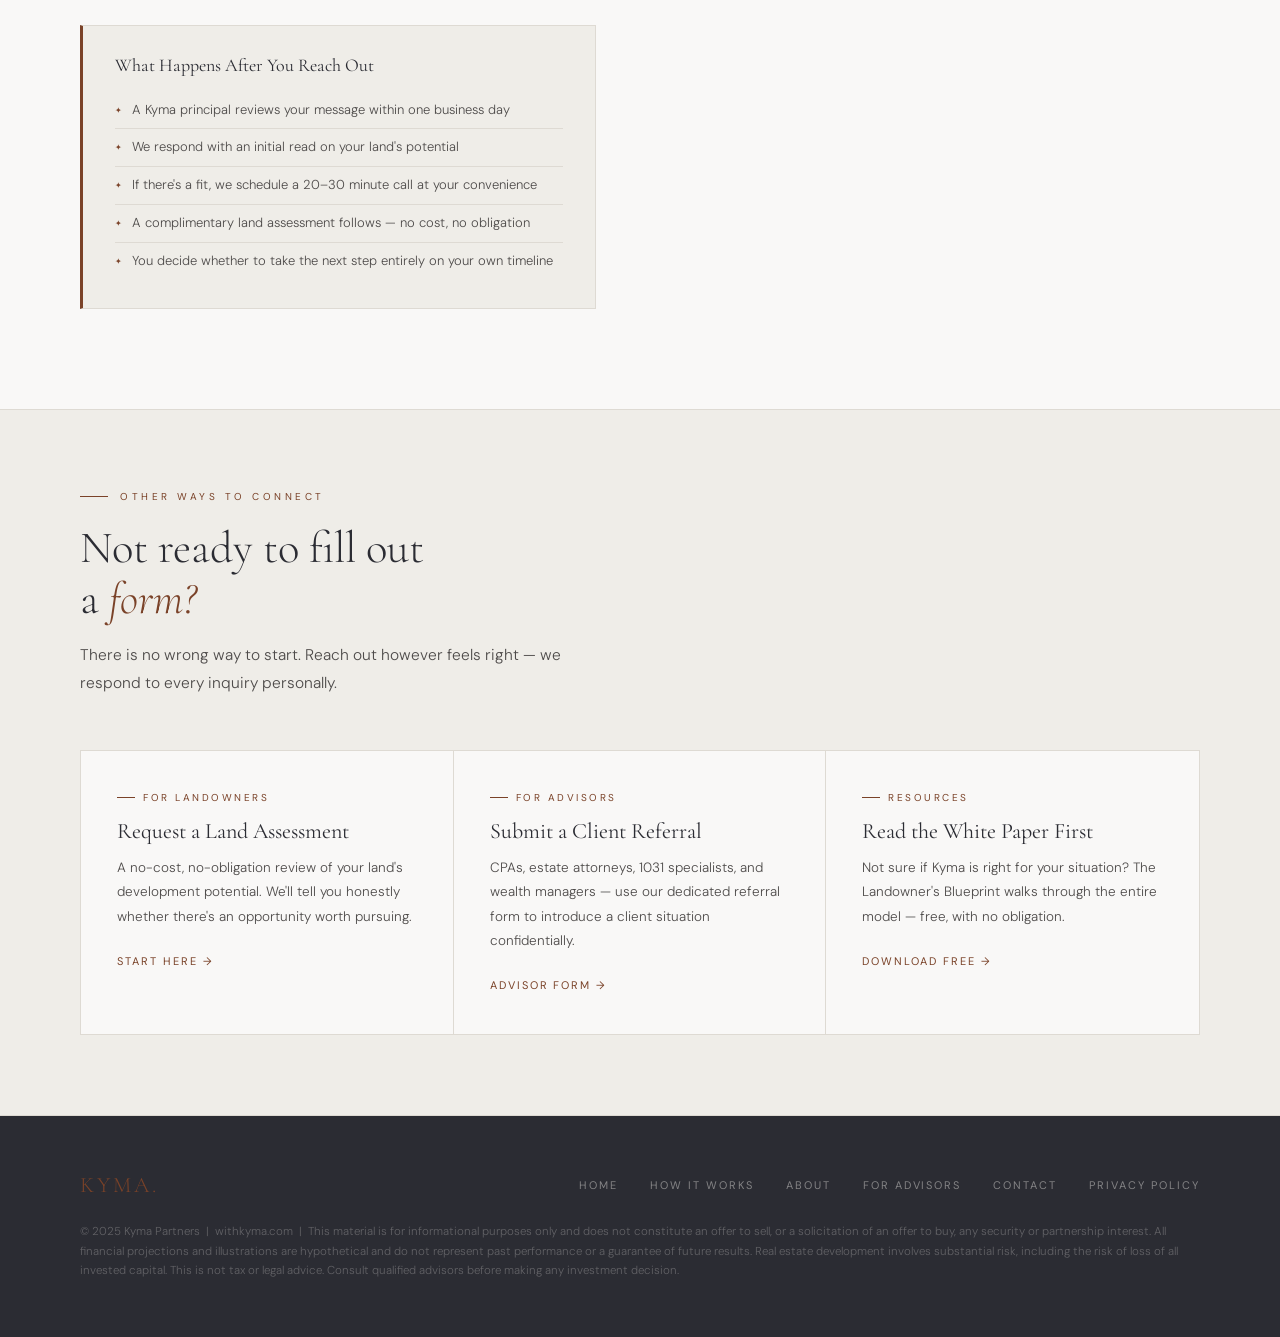
<file: kyma-contact.html>
<!DOCTYPE html>
<html lang="en">
<head>
<meta charset="UTF-8">
<meta name="viewport" content="width=device-width, initial-scale=1.0">
<title>Contact | Kyma Partners</title>
<link rel="preconnect" href="https://fonts.googleapis.com">
<link rel="preconnect" href="https://fonts.gstatic.com" crossorigin>
<link href="https://fonts.googleapis.com/css2?family=Cormorant+Garamond:ital,wght@0,300;0,400;0,500;0,600;1,300;1,400&family=DM+Sans:ital,opsz,wght@0,9..40,300;0,9..40,400;0,9..40,500;1,9..40,300&display=swap" rel="stylesheet">

<!-- HubSpot Form Embed -->
<script src="https://js-na2.hsforms.net/forms/embed/245466190.js" defer></script>

<style>
  :root {
    --ink:        #2b2c33;
    --bone:       #efede8;
    --sand:       #e8e5de;
    --tide:       #4e4b4a;
    --tide-light: #797472;
    --gold:       #7a4228;
    --gold-pale:  #975835;
    --gold-light: #f4e8e0;
    --mist:       #8a8d99;
    --white:      #f9f8f7;
    --rule:       #dedad3;
  }

  *, *::before, *::after { box-sizing: border-box; margin: 0; padding: 0; }
  html { scroll-behavior: smooth; }

  body {
    background: var(--white);
    color: var(--ink);
    font-family: 'DM Sans', sans-serif;
    font-weight: 300;
    overflow-x: hidden;
  }

  /* NAV */
  nav {
    position: fixed; top: 0; left: 0; right: 0; z-index: 100;
    display: flex; align-items: center; justify-content: space-between;
    padding: 22px 56px;
    background: rgba(249,248,247,0.96);
    border-bottom: 1px solid var(--rule);
    backdrop-filter: blur(8px);
  }
  .logo {
    text-decoration: none;
    flex-shrink: 0;
    display: flex;
    align-items: center;
  }
  nav a.cta-nav {
    font-size: 11px; letter-spacing: 0.2em; text-transform: uppercase;
    color: var(--white); background: var(--gold);
    padding: 11px 28px; text-decoration: none;
    transition: background 0.3s;
    font-family: 'DM Sans', sans-serif; font-weight: 400;
  }
  nav a.cta-nav:hover { background: var(--gold-pale); }

  /* HERO */
  .hero {
    min-height: 52vh;
    position: relative;
    display: flex; align-items: center;
    overflow: hidden;
    background: var(--bone);
  }
  .hero-bg {
    position: absolute; inset: 0;
    background:
      radial-gradient(ellipse 70% 80% at 100% 50%, rgba(151,88,53,0.08) 0%, transparent 60%),
      radial-gradient(ellipse 50% 50% at 0% 100%, rgba(151,88,53,0.05) 0%, transparent 50%),
      linear-gradient(160deg, #f9f8f7 0%, #efede8 50%, #e8e5de 100%);
  }
  .grid-lines {
    position: absolute; inset: 0; opacity: 0.06;
    background-image:
      linear-gradient(var(--tide) 1px, transparent 1px),
      linear-gradient(90deg, var(--tide) 1px, transparent 1px);
    background-size: 80px 80px;
  }
  .wave-overlay {
    position: absolute; bottom: 0; left: 0; right: 0;
    height: 160px; opacity: 0.07;
  }
  .hero-content {
    position: relative; z-index: 2;
    max-width: 720px;
    padding: 160px 80px 88px;
  }
  .eyebrow {
    font-size: 10px; letter-spacing: 0.35em; text-transform: uppercase;
    color: var(--gold); margin-bottom: 28px;
    display: flex; align-items: center; gap: 16px; font-weight: 400;
  }
  .eyebrow::before { content: ''; display: block; width: 36px; height: 1px; background: var(--gold); }
  h1 {
    font-family: 'Cormorant Garamond', serif;
    font-size: clamp(38px, 5vw, 66px);
    font-weight: 300; line-height: 1.1;
    color: var(--ink); margin-bottom: 28px;
  }
  h1 em { font-style: italic; color: var(--gold); }
  .hero-sub {
    font-size: 17px; line-height: 1.8; color: var(--tide);
    max-width: 520px; font-weight: 300;
  }

  /* CONTACT SECTION */
  .contact {
    background: var(--white);
    border-top: 1px solid var(--rule);
    padding: 100px 80px;
  }
  .contact-inner {
    display: grid; grid-template-columns: 1fr 1fr;
    gap: 88px; align-items: start;
  }

  /* LEFT */
  .section-label {
    font-size: 10px; letter-spacing: 0.35em; text-transform: uppercase;
    color: var(--gold); margin-bottom: 20px;
    display: flex; align-items: center; gap: 12px; font-weight: 400;
  }
  .section-label::before { content: ''; width: 28px; height: 1px; background: var(--gold); display: block; }
  h2 {
    font-family: 'Cormorant Garamond', serif;
    font-size: clamp(30px, 3.5vw, 48px);
    font-weight: 300; line-height: 1.14; color: var(--ink);
    margin-bottom: 24px;
  }
  h2 em { font-style: italic; color: var(--gold); }
  .contact-left p {
    font-size: 15.5px; line-height: 1.9; color: var(--tide); margin-bottom: 20px;
  }
  .contact-left p + p { padding-top: 20px; border-top: 1px solid var(--rule); }

  .contact-details { margin-top: 40px; border: 1px solid var(--rule); }
  .contact-row {
    display: flex; align-items: flex-start; gap: 20px;
    padding: 22px 28px; border-bottom: 1px solid var(--rule);
    transition: background 0.25s;
  }
  .contact-row:last-child { border-bottom: none; }
  .contact-row:hover { background: var(--bone); }
  .contact-row-label {
    font-size: 10px; letter-spacing: 0.22em; text-transform: uppercase;
    color: var(--gold); font-weight: 400; min-width: 72px; padding-top: 2px;
  }
  .contact-row-value { font-size: 15px; color: var(--ink); line-height: 1.5; }
  .contact-row-value a { color: var(--ink); text-decoration: none; transition: color 0.2s; }
  .contact-row-value a:hover { color: var(--gold); }
  .contact-row-sub { font-size: 12px; color: var(--tide-light); margin-top: 3px; line-height: 1.5; }

  .expect-block {
    margin-top: 32px; background: var(--bone);
    border: 1px solid var(--rule); border-left: 3px solid var(--gold);
    padding: 28px 32px;
  }
  .expect-block h4 {
    font-family: 'Cormorant Garamond', serif;
    font-size: 18px; font-weight: 400; color: var(--ink); margin-bottom: 16px;
  }
  .expect-block ul { list-style: none; }
  .expect-block ul li {
    font-size: 13px; color: var(--tide); padding: 8px 0;
    border-bottom: 1px solid var(--rule);
    display: flex; gap: 10px; line-height: 1.6; align-items: flex-start;
  }
  .expect-block ul li:last-child { border-bottom: none; }
  .expect-block ul li::before { content: '✦'; color: var(--gold); font-size: 8px; margin-top: 4px; flex-shrink: 0; }

  /* FORM PANEL */
  .form-panel {
    background: var(--white);
    border: 1px solid var(--rule);
    padding: 52px 48px;
  }
  .form-panel h3 {
    font-family: 'Cormorant Garamond', serif;
    font-size: 30px; font-weight: 400; color: var(--ink); margin-bottom: 8px;
  }
  .form-sub {
    font-size: 14px; color: var(--tide-light); margin-bottom: 32px; line-height: 1.65;
  }

  /* HubSpot form overrides — match Kyma brand */
  .hs-form-frame,
  .hs-form-frame iframe {
    width: 100% !important;
    border: none !important;
  }

  /* Override HubSpot's default styles to match Kyma aesthetic */
  .hs-form-frame .hs-form fieldset {
    max-width: 100% !important;
  }

  /* OTHER WAYS IN */
  .other-ways {
    background: var(--bone);
    border-top: 1px solid var(--rule);
    border-bottom: 1px solid var(--rule);
    padding: 80px 80px;
  }
  .other-ways-header { max-width: 540px; margin-bottom: 52px; }
  .other-ways-header h2 { margin-bottom: 16px; }
  .other-ways-header p { font-size: 15.5px; line-height: 1.85; color: var(--tide); }

  .ways-grid {
    display: grid; grid-template-columns: repeat(3, 1fr);
    gap: 0; border: 1px solid var(--rule);
  }
  .way-card {
    padding: 40px 36px; border-right: 1px solid var(--rule);
    background: var(--white); transition: background 0.3s; position: relative;
  }
  .way-card:last-child { border-right: none; }
  .way-card:hover { background: var(--gold-light); }
  .way-card::before {
    content: ''; position: absolute; top: 0; left: 0; right: 0; height: 2px;
    background: transparent; transition: background 0.3s;
  }
  .way-card:hover::before { background: var(--gold); }
  .way-label {
    font-size: 10px; letter-spacing: 0.25em; text-transform: uppercase;
    color: var(--gold); font-weight: 400; margin-bottom: 14px;
    display: flex; align-items: center; gap: 8px;
  }
  .way-label::before { content: ''; width: 18px; height: 1px; background: var(--gold); display: block; }
  .way-card h3 {
    font-family: 'Cormorant Garamond', serif;
    font-size: 22px; font-weight: 400; color: var(--ink); margin-bottom: 12px;
  }
  .way-card p { font-size: 13.5px; line-height: 1.8; color: var(--tide); margin-bottom: 20px; }
  .way-card a {
    font-size: 11px; letter-spacing: 0.18em; text-transform: uppercase;
    color: var(--gold); text-decoration: none; font-weight: 400;
    display: inline-flex; align-items: center; gap: 8px; transition: gap 0.2s;
  }
  .way-card a:hover { gap: 12px; }

  /* FOOTER */
  footer {
    background: var(--ink);
    padding: 56px 80px;
    display: flex; justify-content: space-between; align-items: center;
    flex-wrap: wrap; gap: 24px;
  }
  .footer-logo { font-family: 'Cormorant Garamond', serif; font-size: 22px; color: var(--gold); letter-spacing: 0.14em; }
  .footer-links { display: flex; gap: 32px; }
  .footer-links a {
    font-size: 11px; letter-spacing: 0.18em; text-transform: uppercase;
    color: rgba(239,237,232,0.45); text-decoration: none; transition: color 0.2s; font-weight: 400;
  }
  .footer-links a:hover { color: var(--gold); }
  footer p { font-size: 11.5px; color: rgba(239,237,232,0.28); width: 100%; line-height: 1.7; }

  /* ANIMATIONS */
  @keyframes fadeInUp { from { opacity: 0; transform: translateY(24px); } to { opacity: 1; transform: translateY(0); } }
  .fade-in { animation: fadeInUp 0.9s ease both; }
  .fade-in-delay-1 { animation: fadeInUp 0.9s 0.2s ease both; }
  .fade-in-delay-2 { animation: fadeInUp 0.9s 0.4s ease both; }
  .reveal { opacity: 0; transform: translateY(32px); transition: opacity 0.8s ease, transform 0.8s ease; }
  .reveal.visible { opacity: 1; transform: translateY(0); }

  /* MOBILE */
  @media (max-width: 900px) {
    nav { padding: 18px 24px; }
    .hero-content { padding: 120px 24px 72px; }
    .contact { padding: 72px 24px; }
    .contact-inner { grid-template-columns: 1fr; gap: 48px; }
    .form-panel { padding: 36px 24px; }
    .other-ways { padding: 64px 24px; }
    .ways-grid { grid-template-columns: 1fr; }
    .way-card { border-right: none; border-bottom: 1px solid var(--rule); }
    .way-card:last-child { border-bottom: none; }
    footer { padding: 40px 24px; flex-direction: column; align-items: flex-start; }
  }
</style>
</head>
<body>

<!-- NAV -->
<nav>
  <a class="logo" href="index.html" style="display:flex;align-items:center;text-decoration:none;">
  <svg xmlns="http://www.w3.org/2000/svg" viewBox="230 230 570 100" height="40" style="display:block;">
    <g stroke-width="2.00" fill="none" stroke-linecap="butt">
      <path stroke="#b29d8d" vector-effect="non-scaling-stroke" d="M 354.47 256.14 C 349.81 258.94 346.47 261.21 343.97 265.98 C 337.49 278.35 339.99 291.77 349.25 301.73 Q 354.62 307.52 363.62 310.64 Q 379.28 316.09 395.49 315.15 Q 406.52 314.51 416.62 312.22 A 0.28 0.28 0.0 0 0 416.64 311.68 Q 415.89 311.47 414.97 311.42 Q 396.61 310.28 381.73 307.79 Q 371.78 306.12 362.70 300.84 Q 350.32 293.64 349.66 279.33 Q 349.23 269.90 355.43 264.01 Q 362.16 257.61 370.73 257.51 C 377.11 257.43 383.76 259.15 389.34 263.00 A 0.41 0.41 0.0 0 0 389.97 262.58 C 388.56 255.19 384.47 249.62 378.91 244.66 Q 375.94 242.01 370.66 239.57 Q 358.29 233.86 346.42 235.38 Q 335.91 236.73 326.39 241.34 Q 320.03 244.42 310.98 252.79 Q 303.19 259.99 297.88 266.88 Q 288.27 279.34 278.52 291.06 C 273.07 297.62 267.92 302.03 261.54 305.80 C 254.87 309.75 246.91 311.36 238.70 311.74 A 0.44 0.44 0.0 0 0 238.61 312.60 Q 243.44 313.93 249.47 313.68 Q 267.23 312.95 280.25 300.51 Q 289.04 292.12 294.88 284.83 C 301.79 276.19 311.10 265.52 316.04 260.52 Q 325.78 250.64 340.39 244.89 Q 348.69 241.62 358.56 242.82 Q 371.55 244.42 380.81 254.00 A 0.22 0.22 0.0 0 1 380.54 254.34 C 370.49 248.37 357.90 247.87 346.84 250.07 C 342.29 250.97 337.91 253.19 334.05 255.57 Q 323.06 262.34 314.95 272.94 Q 304.27 286.90 293.22 299.93 Q 287.44 306.73 284.61 308.89 C 278.24 313.73 273.55 317.13 266.27 319.87 Q 261.39 321.70 257.80 322.82 Q 257.14 323.02 256.84 323.27 A 0.25 0.25 0.0 0 0 256.99 323.71 Q 268.09 323.97 278.02 319.59 C 288.22 315.08 297.76 307.00 305.03 298.78 Q 316.22 286.14 325.29 274.44 A 0.29 0.28 -22.5 0 1 325.80 274.65 Q 324.01 288.59 331.10 300.66 Q 336.07 309.11 344.23 314.49 Q 359.73 324.70 377.92 323.64 A 0.31 0.31 0.0 0 0 377.99 323.03 Q 375.86 322.43 371.13 321.32 Q 367.85 320.56 362.14 318.32 C 354.14 315.19 348.40 310.52 342.51 304.02 C 335.81 296.64 334.46 287.72 334.14 278.49 C 333.72 266.63 343.14 257.89 354.28 255.65 A 0.27 0.27 0.0 0 1 354.47 256.14"/>
    </g>
    <path fill="#72482d" d="M 735.90 316.07 A 0.60 0.60 0.0 0 1 736.48 316.67 L 736.48 317.16 A 0.53 0.53 0.0 0 1 735.95 317.69 L 710.21 317.59 A 0.64 0.63 3.9 0 1 709.58 316.87 L 709.59 316.85 A 1.13 1.12 -0.8 0 1 710.45 315.97 Q 715.08 314.95 717.23 311.97 C 722.01 305.36 725.35 298.20 728.57 290.22 Q 730.34 285.81 732.48 281.26 Q 736.80 272.06 742.31 258.93 C 743.70 255.60 745.82 251.67 747.26 248.26 C 747.88 246.79 749.76 246.36 750.73 247.90 C 753.74 252.66 755.94 258.37 758.69 264.00 Q 769.40 285.91 777.75 303.26 Q 780.66 309.32 784.56 313.43 Q 786.15 315.11 789.86 316.06 C 790.16 316.14 790.57 316.40 790.66 316.76 A 0.71 0.63 82.8 0 1 790.06 317.63 Q 777.66 317.53 763.81 317.89 A 0.77 0.77 0.0 0 1 763.03 317.05 L 763.03 317.00 A 0.99 0.99 0.0 0 1 763.99 316.10 Q 766.59 316.04 768.81 314.66 A 1.12 1.12 0.0 0 0 769.31 313.92 Q 769.77 311.14 768.79 309.22 Q 762.04 295.96 758.64 288.19 A 2.14 2.14 0.0 0 0 756.68 286.91 L 735.37 286.91 A 0.72 0.70 13.9 0 0 734.74 287.28 Q 730.45 295.23 728.12 301.08 C 726.04 306.31 724.71 313.99 731.64 315.60 Q 733.33 315.99 735.90 316.07 Z M 736.51 282.42 A 0.55 0.55 0.0 0 0 737.02 283.19 L 755.21 283.00 A 0.55 0.55 0.0 0 0 755.70 282.22 L 746.40 262.35 A 0.55 0.55 0.0 0 0 745.40 262.36 L 736.51 282.42 Z"/>
    <path fill="#72482d" d="M 456.87 280.07 A 0.16 0.16 0.0 0 0 457.14 280.19 Q 466.42 271.57 473.20 264.63 Q 474.51 263.29 477.73 260.32 C 480.42 257.84 484.86 253.94 481.49 250.99 C 480.47 250.11 478.19 249.87 476.74 249.52 A 0.93 0.93 0.0 0 1 476.96 247.69 L 501.88 247.69 A 1.02 1.02 0.0 0 1 502.06 249.72 L 498.12 250.43 A 2.78 2.51 -60.9 0 0 497.33 250.70 Q 489.04 255.00 485.59 258.34 Q 477.18 266.46 469.96 273.07 A 1.83 1.83 0.0 0 0 469.76 275.55 C 471.64 277.92 472.89 280.44 474.91 283.04 Q 482.94 293.43 492.91 306.91 Q 493.13 307.21 496.10 310.12 C 499.49 313.44 502.29 315.81 507.23 316.11 A 0.78 0.77 -89.2 0 1 507.96 316.87 L 507.96 316.90 A 0.71 0.70 -90.0 0 1 507.26 317.61 L 488.67 317.60 A 2.88 2.86 -18.0 0 1 486.39 316.45 L 461.28 282.95 A 1.07 1.07 0.0 0 0 459.74 282.76 Q 457.13 284.89 457.05 289.49 Q 456.96 294.54 457.29 310.46 C 457.40 315.58 461.05 316.08 465.08 316.21 A 0.47 0.47 0.0 0 1 465.53 316.68 L 465.53 317.09 A 0.57 0.56 -0.0 0 1 464.96 317.65 L 437.85 317.65 A 0.80 0.79 78.1 0 1 437.12 317.17 L 437.01 316.91 A 0.59 0.59 0.0 0 1 437.52 316.11 C 441.42 315.83 445.46 315.93 445.68 311.07 C 446.50 292.74 446.35 279.15 445.94 261.50 C 445.77 253.75 446.25 250.50 438.09 249.64 A 0.99 0.98 -87.1 0 1 437.21 248.66 L 437.21 248.28 A 0.72 0.71 -89.6 0 1 437.93 247.56 L 465.08 247.86 A 0.03 0.03 0.0 0 1 465.11 247.89 Q 465.10 248.12 465.12 248.14 A 0.66 0.66 0.0 0 1 464.92 249.34 C 461.00 250.33 457.23 250.60 457.18 255.78 Q 457.02 273.38 456.87 280.07 Z"/>
    <path fill="#72482d" d="M 539.71 316.82 L 539.70 316.78 A 0.78 0.77 -89.7 0 1 540.54 315.94 C 543.96 316.25 547.86 315.57 548.21 311.32 Q 549.18 299.29 548.64 287.48 Q 548.57 285.80 546.40 282.60 Q 536.14 267.49 527.71 255.04 Q 524.40 250.16 519.23 249.64 A 1.06 1.05 2.7 0 1 518.27 248.59 L 518.27 248.22 A 0.48 0.48 0.0 0 1 518.75 247.74 Q 530.13 247.74 542.50 247.54 Q 543.96 247.52 545.32 247.81 A 0.80 0.79 44.3 0 1 545.34 249.36 C 543.19 249.89 539.28 250.60 540.23 253.43 Q 540.79 255.11 544.46 260.38 C 548.89 266.74 552.67 273.55 556.82 279.69 A 0.89 0.88 44.4 0 0 558.29 279.68 Q 564.97 269.32 571.19 258.21 Q 574.33 252.59 568.84 250.21 Q 568.11 249.89 566.00 249.14 A 0.71 0.71 0.0 0 1 566.23 247.76 Q 581.58 247.52 589.21 247.77 Q 589.58 247.78 589.73 248.13 A 1.03 0.98 -21.6 0 1 589.11 249.47 C 586.39 250.42 584.17 251.20 582.42 252.79 Q 576.97 257.73 575.20 260.45 Q 566.26 274.12 560.77 283.49 A 5.12 5.12 0.0 0 0 560.07 285.80 Q 559.45 296.02 559.83 307.45 C 560.07 314.71 561.26 315.55 568.34 316.16 A 0.71 0.71 0.0 0 1 568.98 316.97 L 568.98 317.00 A 0.77 0.76 5.5 0 1 568.23 317.61 L 540.65 317.63 A 0.95 0.95 0.0 0 1 539.71 316.82 Z"/>
    <path fill="#72482d" d="M 619.59 264.33 A 0.22 0.22 0.0 0 0 619.17 264.42 Q 618.40 281.32 618.02 302.74 Q 617.94 307.35 619.59 311.90 C 620.58 314.62 624.55 315.98 627.18 316.06 A 0.78 0.77 -83.6 0 1 627.91 316.98 L 627.84 317.28 A 0.48 0.48 0.0 0 1 627.37 317.65 L 604.41 317.65 A 0.60 0.60 0.0 0 1 603.81 317.05 L 603.81 316.59 A 0.58 0.57 -2.8 0 1 604.33 316.02 C 610.84 315.40 612.84 311.04 613.50 305.25 C 614.07 300.26 613.77 295.62 614.21 289.92 Q 615.37 274.86 615.25 257.73 C 615.22 252.75 610.30 251.17 605.55 249.64 Q 604.82 249.40 604.68 248.94 A 0.90 0.85 -9.1 0 1 605.53 247.84 Q 611.78 247.61 621.94 247.65 A 3.26 3.25 76.7 0 1 624.85 249.45 L 650.19 299.99 A 0.50 0.49 44.2 0 0 651.08 299.98 Q 661.37 278.09 673.22 250.76 C 674.23 248.43 674.93 247.61 677.69 247.61 Q 685.11 247.62 692.02 247.79 A 0.87 0.87 0.0 0 1 692.16 249.52 C 688.54 250.21 686.09 250.03 683.81 253.85 A 2.25 2.24 -29.4 0 0 683.50 254.95 C 683.22 274.67 684.07 283.06 685.72 308.25 C 686.10 313.97 688.02 315.74 693.64 315.97 A 0.84 0.84 0.0 0 1 694.44 316.81 L 694.44 317.18 A 0.50 0.50 0.0 0 1 693.94 317.68 L 666.72 317.68 A 0.66 0.65 -13.0 0 1 666.13 317.32 L 665.88 316.83 A 0.56 0.55 -14.1 0 1 666.36 316.03 Q 669.84 315.95 672.23 314.80 A 2.42 2.38 2.7 0 0 673.20 313.93 C 675.10 310.91 674.35 303.08 674.16 299.75 Q 673.16 281.88 672.57 265.50 Q 672.55 264.83 672.42 264.48 A 0.44 0.44 0.0 0 0 671.60 264.46 Q 661.92 286.00 649.38 315.37 Q 648.77 316.79 648.21 317.28 A 1.51 1.51 0.0 0 1 645.89 316.80 L 619.59 264.33 Z"/>
    <path fill="#f1f1ec" d="M 736.51 282.42 L 745.40 262.36 A 0.55 0.55 0.0 0 1 746.40 262.35 L 755.70 282.22 A 0.55 0.55 0.0 0 1 755.21 283.00 L 737.02 283.19 A 0.55 0.55 0.0 0 1 736.51 282.42 Z"/>
  </svg>
</a>
  <a class="cta-nav" href="#contact-form">Get in Touch</a>
</nav>

<!-- HERO -->
<section class="hero">
  <div class="hero-bg"></div>
  <div class="grid-lines"></div>
  <svg class="wave-overlay" viewBox="0 0 1440 160" preserveAspectRatio="none" fill="none" xmlns="http://www.w3.org/2000/svg">
    <path d="M0,80 C240,20 480,140 720,80 C960,20 1200,140 1440,80 L1440,160 L0,160 Z" fill="rgba(122,66,40,1)"/>
    <path d="M0,110 C300,50 600,160 900,110 C1100,70 1300,150 1440,100 L1440,160 L0,160 Z" fill="rgba(122,66,40,0.5)"/>
  </svg>
  <div class="hero-content">
    <div class="eyebrow fade-in">Start the Conversation</div>
    <h1 class="fade-in-delay-1">
      Every engagement begins<br>with a single <em>conversation.</em>
    </h1>
    <p class="hero-sub fade-in-delay-2">
      There is no cost, no obligation, and no pressure. Tell us about your land and what you are trying to accomplish. A Kyma principal will respond within one business day.
    </p>
  </div>
</section>

<!-- CONTACT -->
<section class="contact" id="contact-form">
  <div class="contact-inner">

    <!-- LEFT -->
    <div class="contact-left reveal">
      <div class="section-label">Reach Out Directly</div>
      <h2>We'd like to hear<br>about your <em>land.</em></h2>
      <p>
        Whether you have a clear picture of what you want to do or simply know that your land is worth more than its current use suggests — this is the right place to start. Tell us what you know, and we'll take it from there.
      </p>
      <p>
        If you are a professional advisor with a client situation in mind, the For Advisors page includes a dedicated referral form tailored to that conversation.
      </p>

      <div class="contact-details">
        <div class="contact-row">
          <div class="contact-row-label">Email</div>
          <div>
            <div class="contact-row-value">
              <a href="mailto:advisory@kymapartners.co">advisory@kymapartners.co</a>
            </div>
            <div class="contact-row-sub">Monitored daily. Response within one business day.</div>
          </div>
        </div>
        <div class="contact-row">
          <div class="contact-row-label">Location</div>
          <div>
            <div class="contact-row-value">Idaho Falls, Idaho</div>
            <div class="contact-row-sub">Active across the Mountain West and select U.S. markets.</div>
          </div>
        </div>
        <div class="contact-row">
          <div class="contact-row-label">Advisors</div>
          <div>
            <div class="contact-row-value"><a href="kyma-advisors.html">Referral introduction form →</a></div>
            <div class="contact-row-sub">For CPAs, estate attorneys, 1031 specialists, and wealth managers.</div>
          </div>
        </div>
        <div class="contact-row">
          <div class="contact-row-label">White Paper</div>
          <div>
            <div class="contact-row-value"><a href="index.html#capture">Download The Landowner's Blueprint →</a></div>
            <div class="contact-row-sub">Free. No obligation. The complete guide to the Kyma model.</div>
          </div>
        </div>
      </div>

      <div class="expect-block">
        <h4>What Happens After You Reach Out</h4>
        <ul>
          <li>A Kyma principal reviews your message within one business day</li>
          <li>We respond with an initial read on your land's potential</li>
          <li>If there's a fit, we schedule a 20–30 minute call at your convenience</li>
          <li>A complimentary land assessment follows — no cost, no obligation</li>
          <li>You decide whether to take the next step entirely on your own timeline</li>
        </ul>
      </div>
    </div>

    <!-- RIGHT — HUBSPOT FORM -->
    <div class="contact-right reveal">
      <div class="form-panel">
        <h3>Tell Us About Your Land</h3>
        <p class="form-sub">Fill out what you know. Nothing here is required beyond an email address — send us whatever you're comfortable sharing at this stage.</p>

        <!-- HubSpot Form -->
        <div class="hs-form-frame"
             data-region="na2"
             data-form-id="565a1d30-dc5f-4309-a2c3-7d12ce3c6538"
             data-portal-id="245466190">
        </div>
      </div>
    </div>

  </div>
</section>

<!-- OTHER WAYS IN -->
<section class="other-ways">
  <div class="other-ways-header reveal">
    <div class="section-label">Other Ways to Connect</div>
    <h2>Not ready to fill out<br>a <em>form?</em></h2>
    <p>There is no wrong way to start. Reach out however feels right — we respond to every inquiry personally.</p>
  </div>
  <div class="ways-grid">
    <div class="way-card reveal">
      <div class="way-label">For Landowners</div>
      <h3>Request a Land Assessment</h3>
      <p>A no-cost, no-obligation review of your land's development potential. We'll tell you honestly whether there's an opportunity worth pursuing.</p>
      <a href="#contact-form">Start here →</a>
    </div>
    <div class="way-card reveal">
      <div class="way-label">For Advisors</div>
      <h3>Submit a Client Referral</h3>
      <p>CPAs, estate attorneys, 1031 specialists, and wealth managers — use our dedicated referral form to introduce a client situation confidentially.</p>
      <a href="kyma-advisors.html">Advisor form →</a>
    </div>
    <div class="way-card reveal">
      <div class="way-label">Resources</div>
      <h3>Read the White Paper First</h3>
      <p>Not sure if Kyma is right for your situation? The Landowner's Blueprint walks through the entire model — free, with no obligation.</p>
      <a href="index.html#capture">Download free →</a>
    </div>
  </div>
</section>

<!-- FOOTER -->
<footer>
  <div class="footer-logo">KYMA.</div>
  <div class="footer-links">
    <a href="index.html">Home</a>
    <a href="kyma-how-it-works.html">How It Works</a>
    <a href="kyma-about.html">About</a>
    <a href="kyma-advisors.html">For Advisors</a>
    <a href="kyma-contact.html">Contact</a>
    <a href="privacy.html">Privacy Policy</a>
  </div>
  <p>© 2025 Kyma Partners &nbsp;|&nbsp; withkyma.com &nbsp;|&nbsp; This material is for informational purposes only and does not constitute an offer to sell, or a solicitation of an offer to buy, any security or partnership interest. All financial projections and illustrations are hypothetical and do not represent past performance or a guarantee of future results. Real estate development involves substantial risk, including the risk of loss of all invested capital. This is not tax or legal advice. Consult qualified advisors before making any investment decision.</p>
</footer>

<script>
  const reveals = document.querySelectorAll('.reveal');
  const observer = new IntersectionObserver((entries) => {
    entries.forEach((e, i) => {
      if (e.isIntersecting) {
        setTimeout(() => e.target.classList.add('visible'), i * 80);
      }
    });
  }, { threshold: 0.1, rootMargin: '0px 0px -60px 0px' });
  reveals.forEach(r => observer.observe(r));
</script>

</body>
</html>
</file>
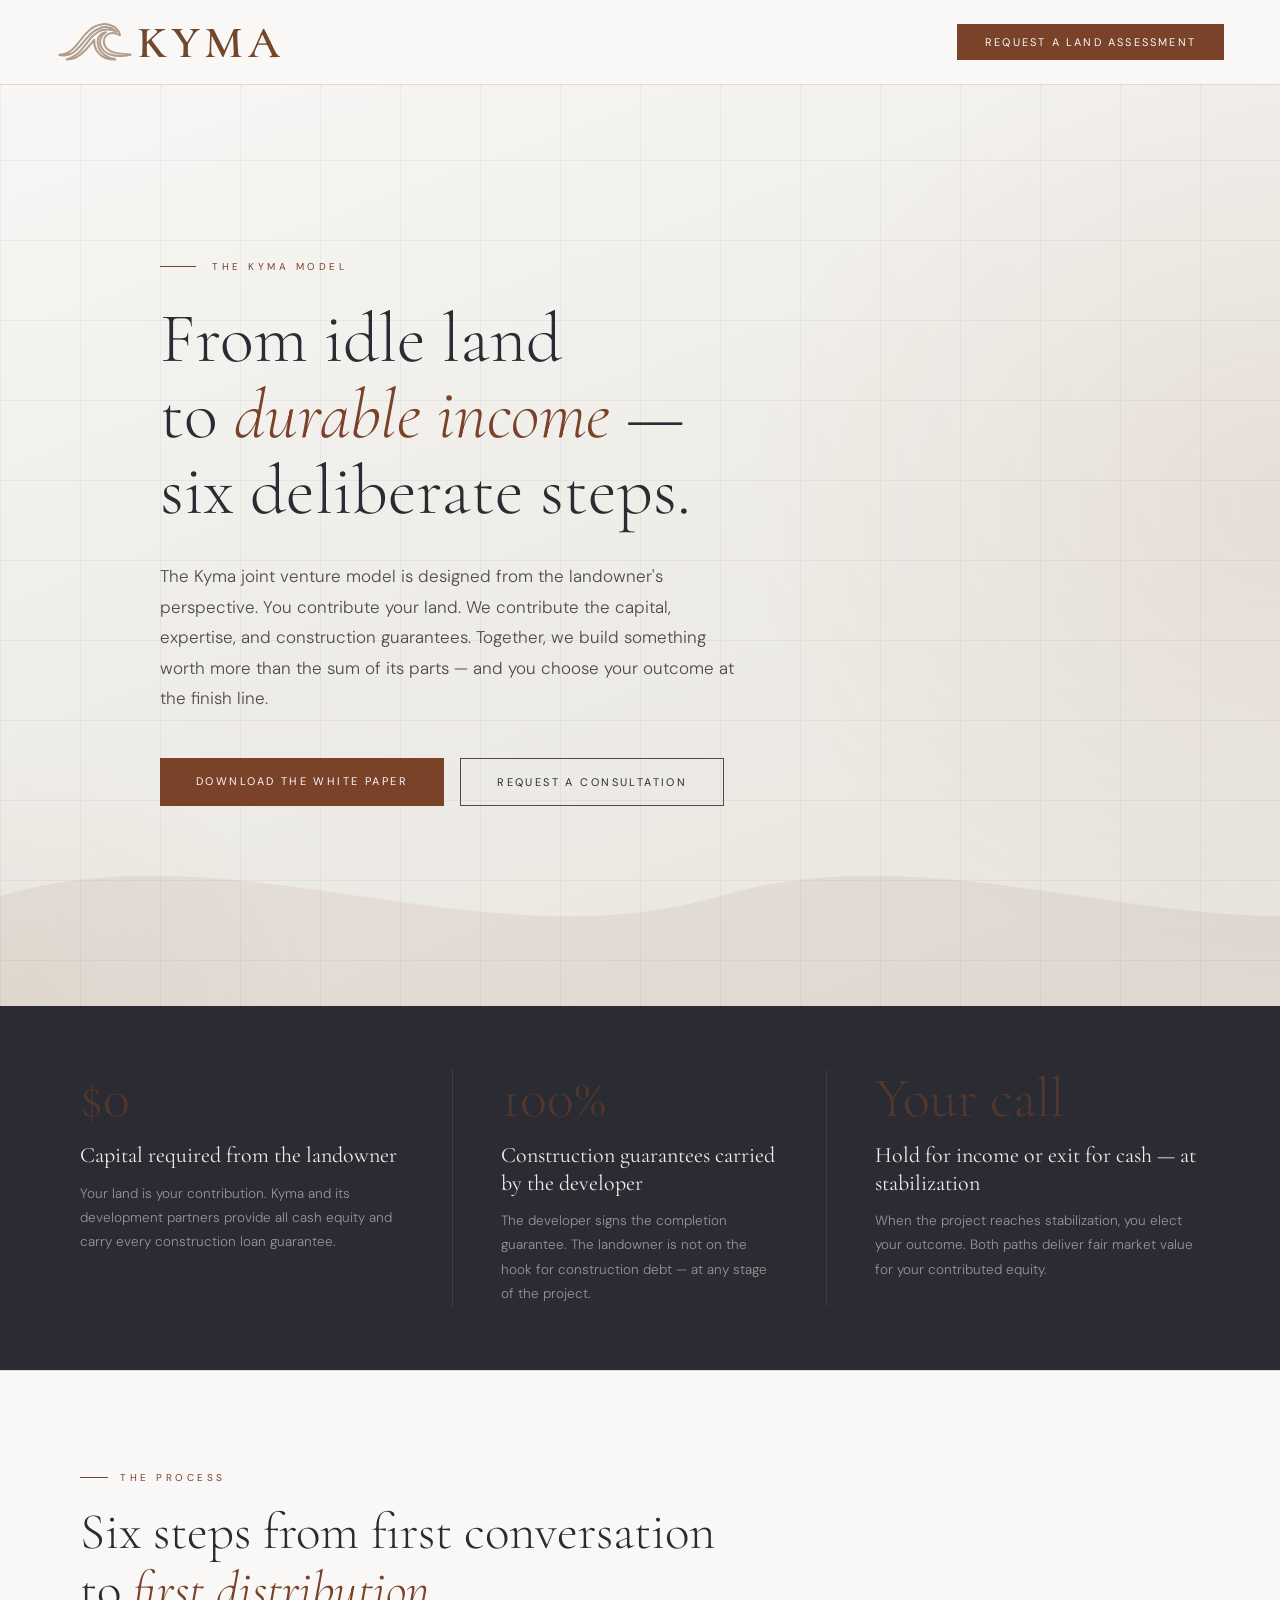
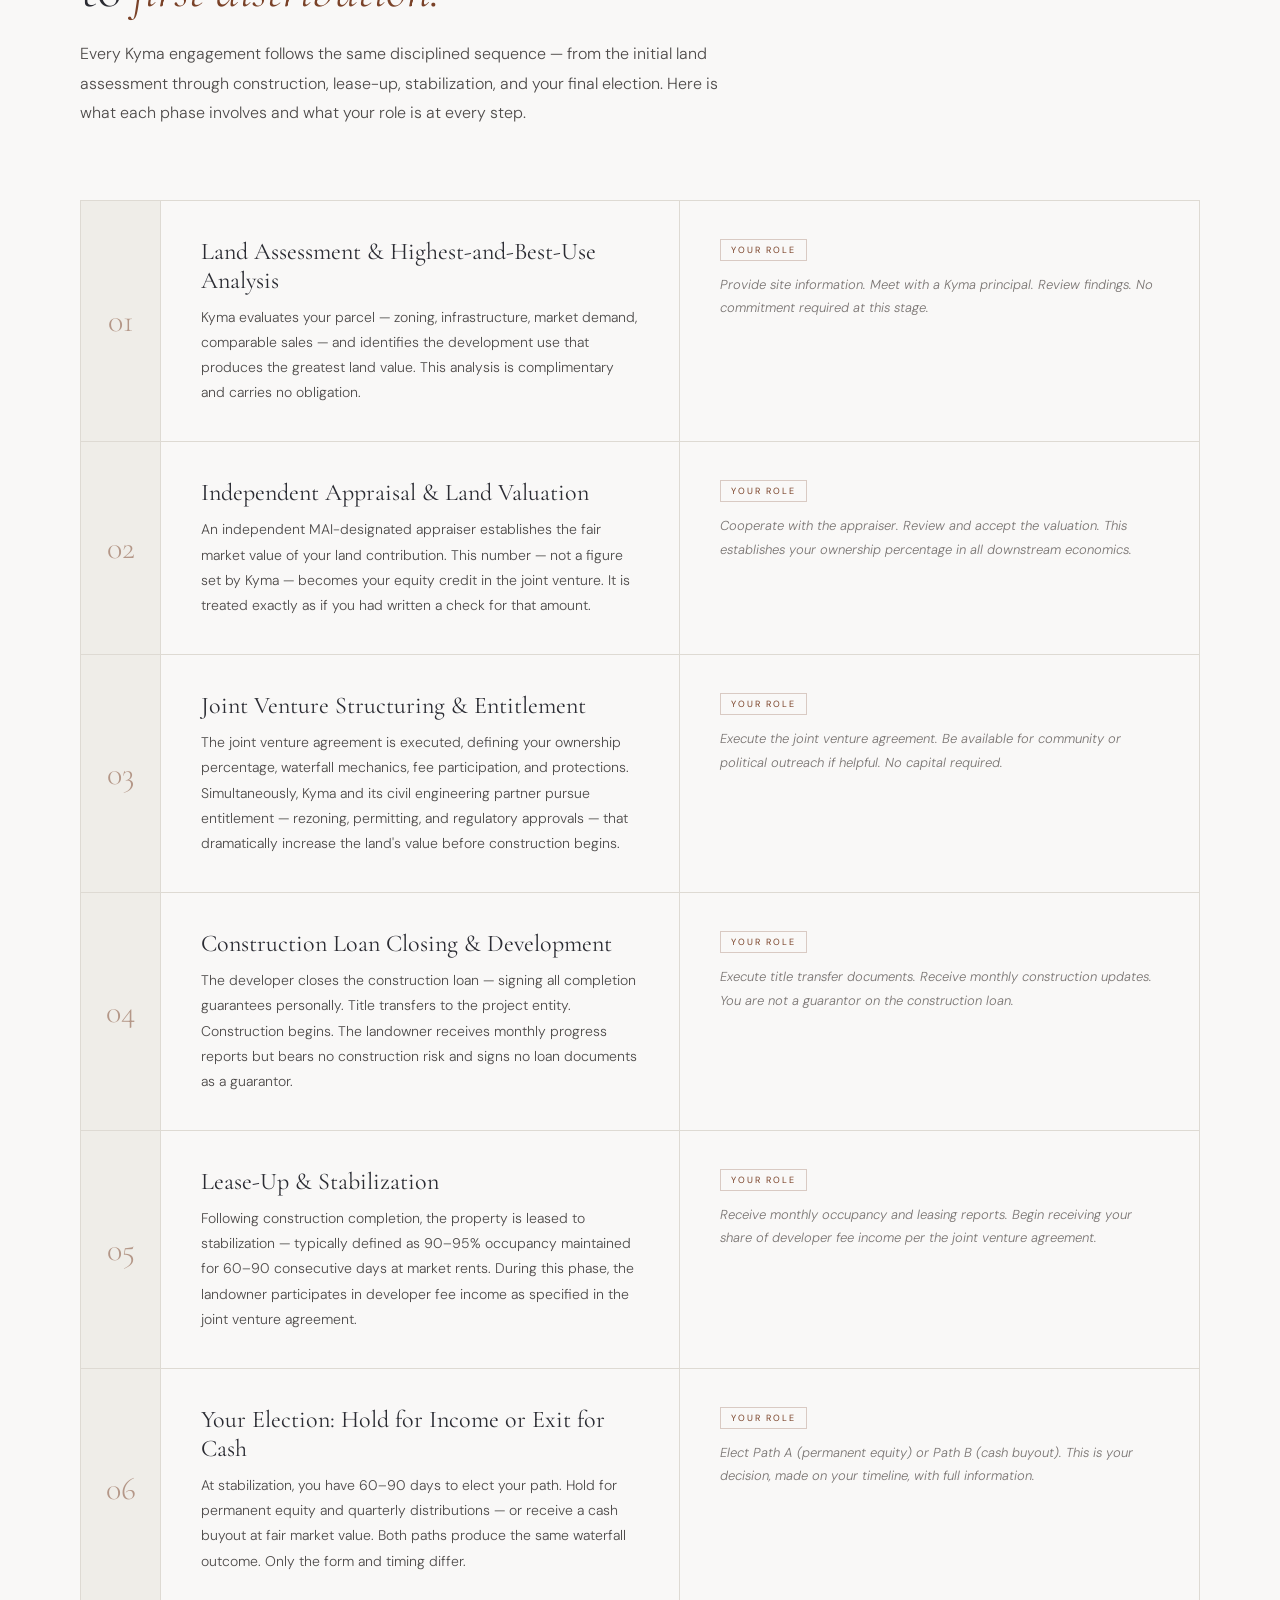
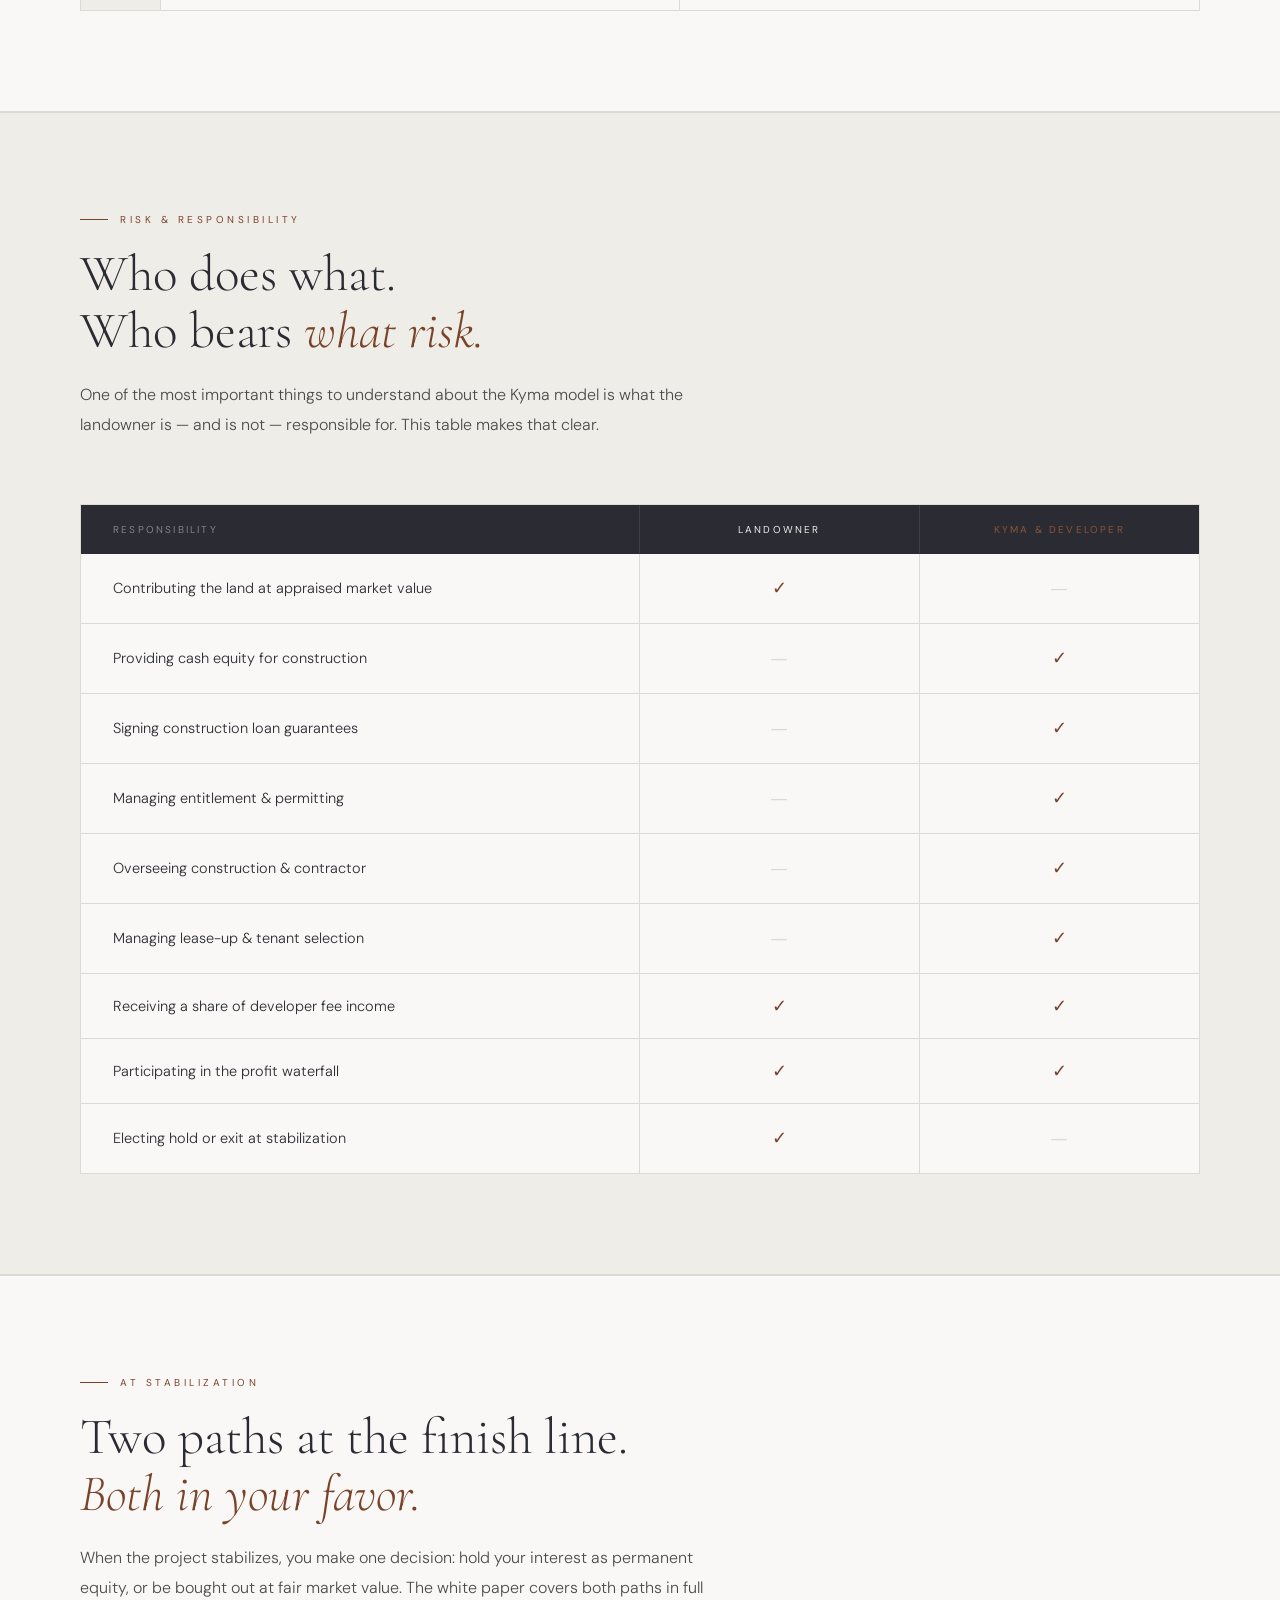
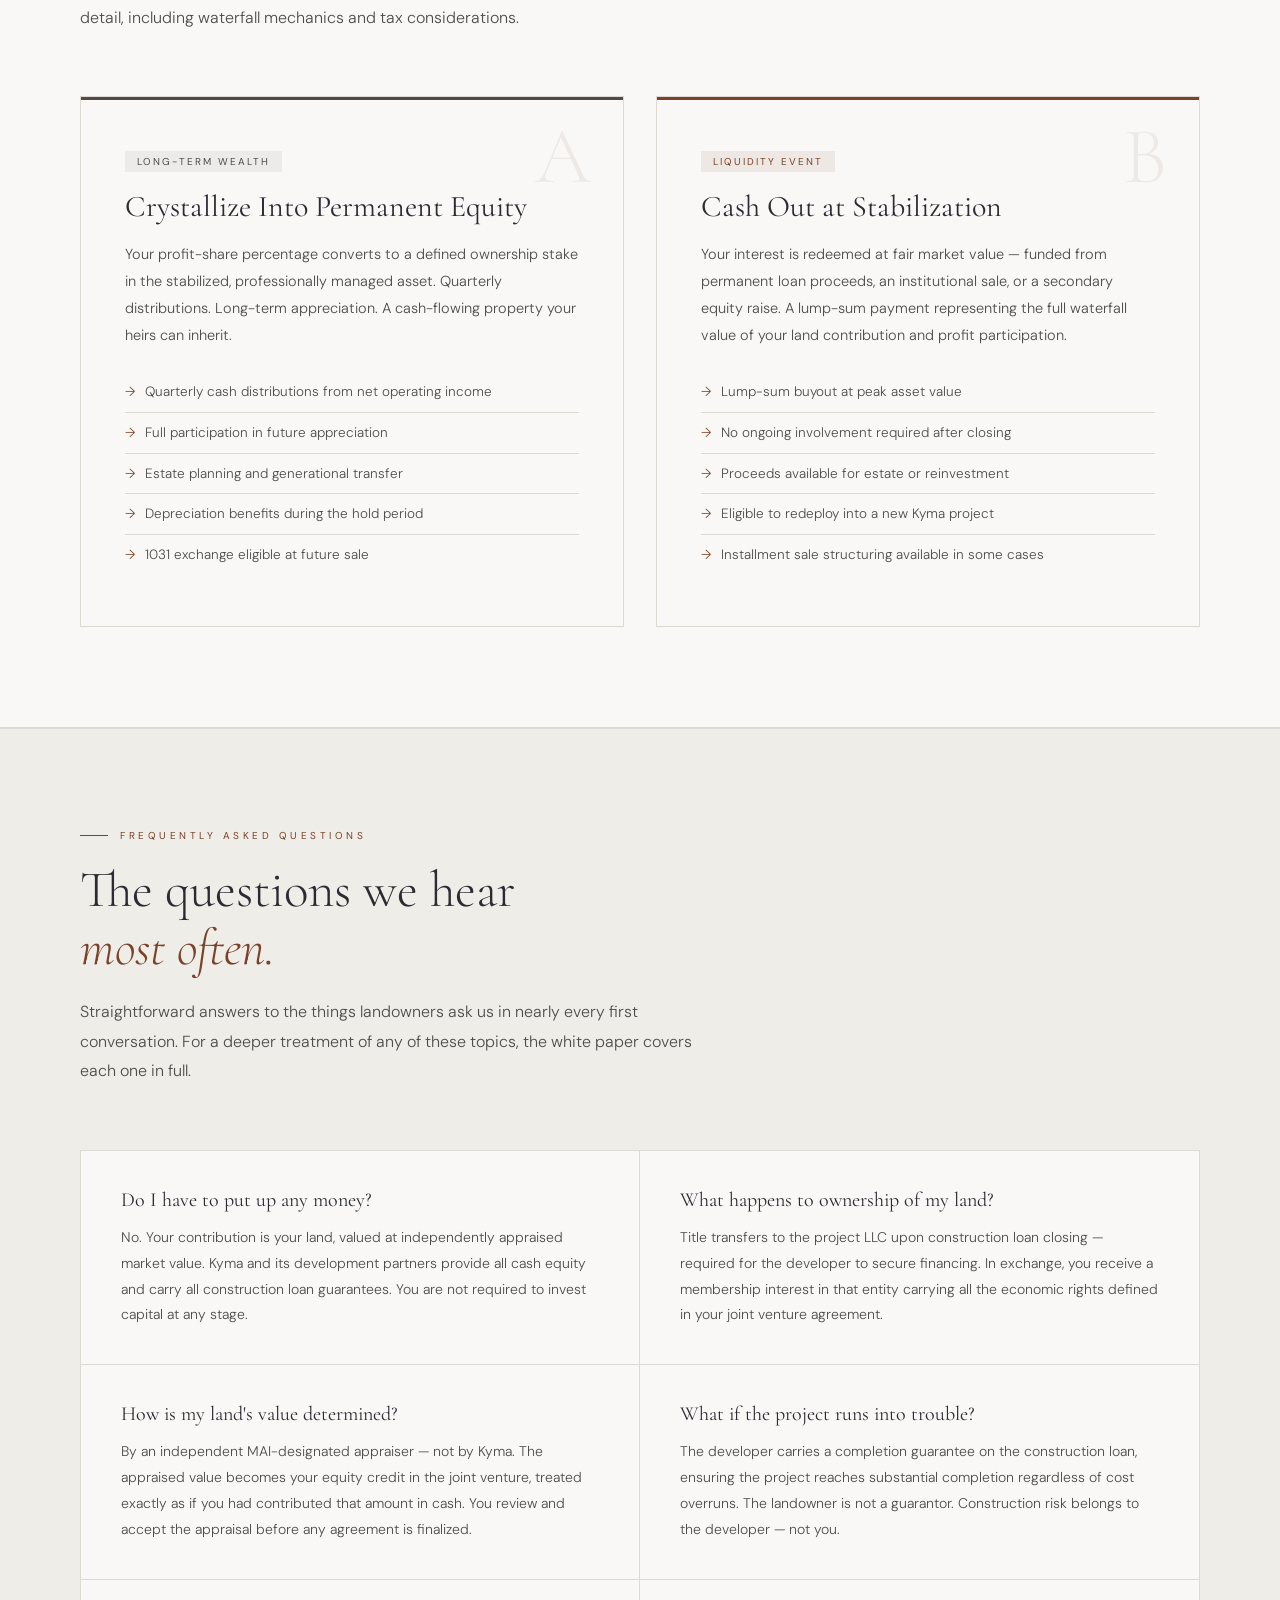
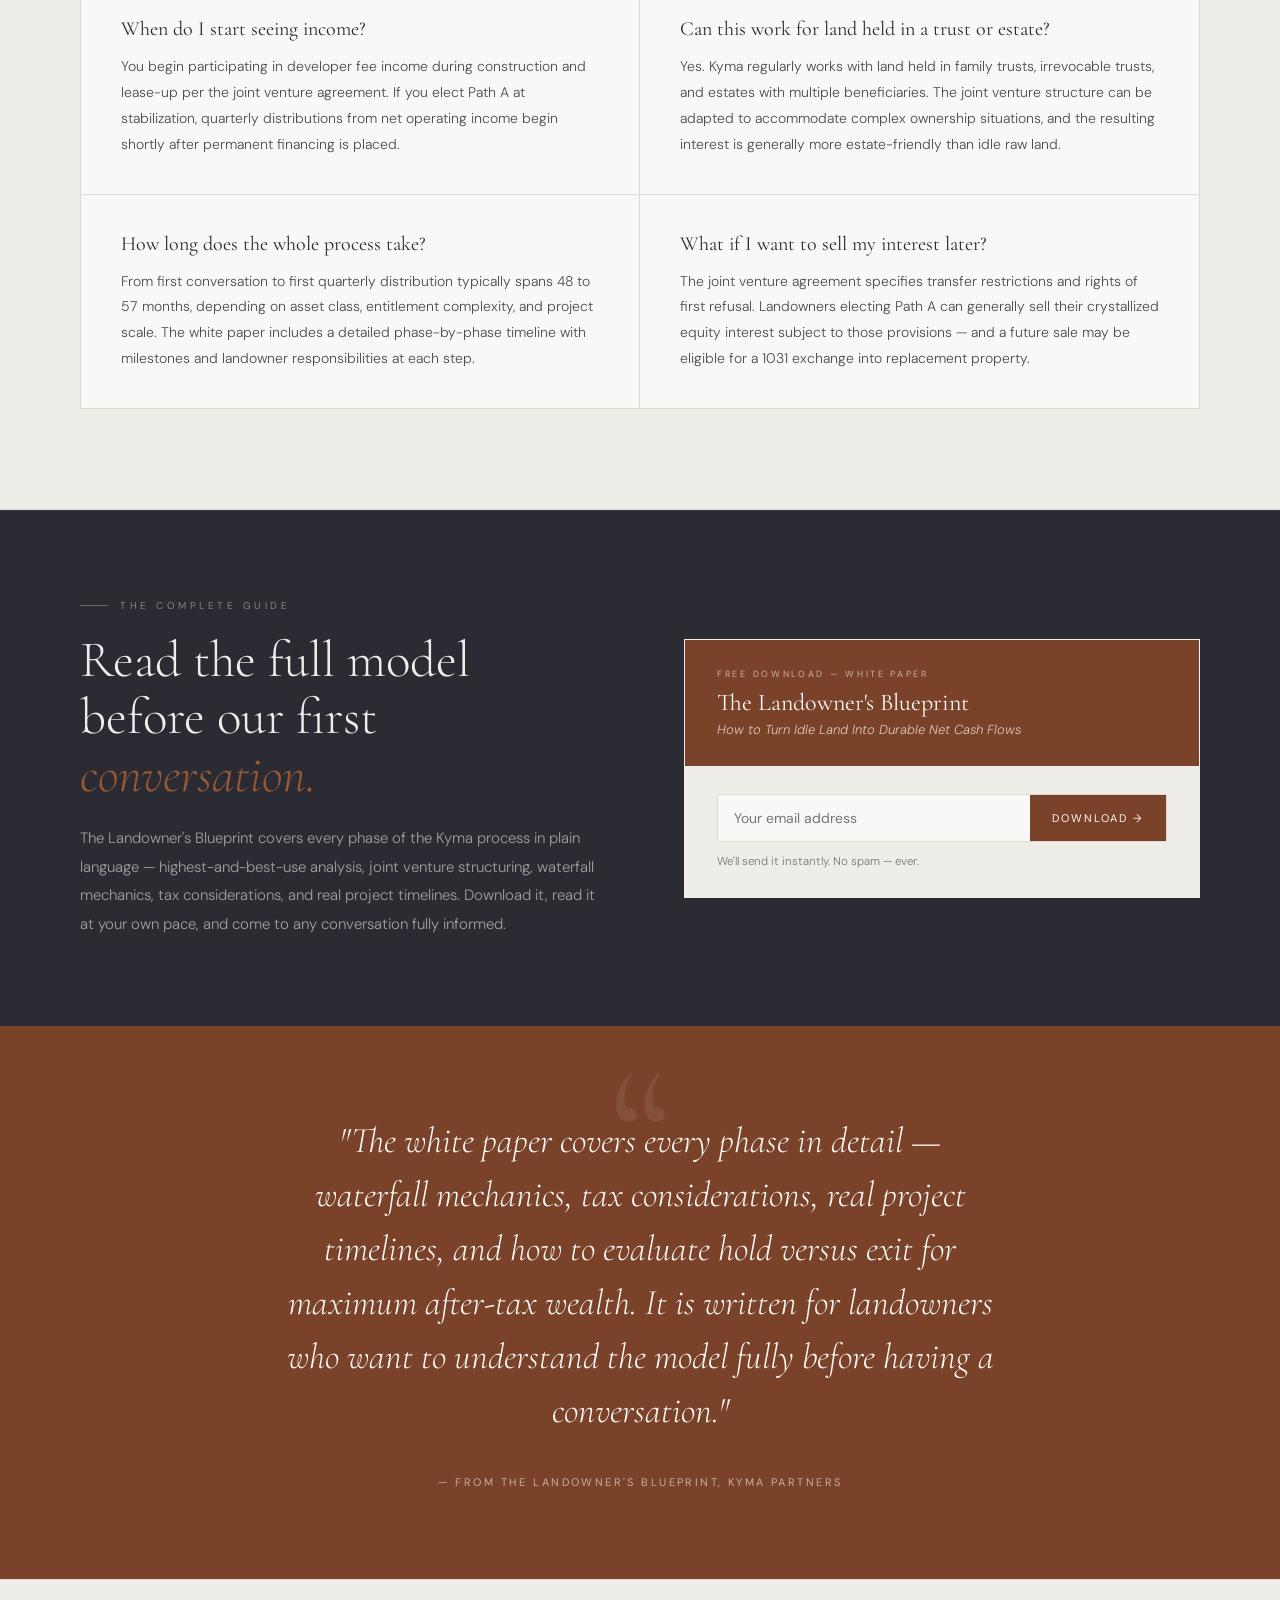
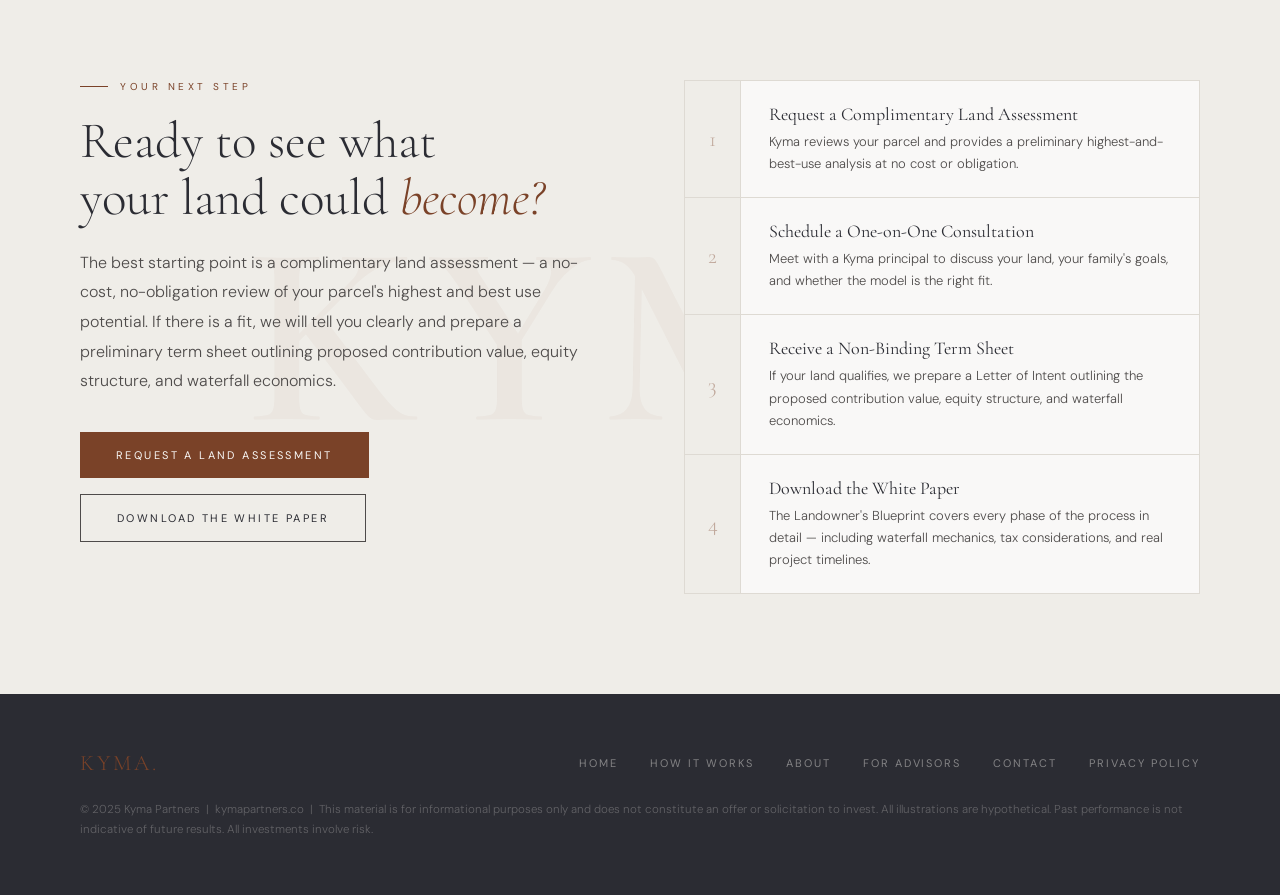
<file: kyma-how-it-works.html>
<!DOCTYPE html>
<html lang="en">
<head>
<meta charset="UTF-8">
<meta name="viewport" content="width=device-width, initial-scale=1.0">
<title>How It Works | Kyma Partners</title>
<link rel="preconnect" href="https://fonts.googleapis.com">
<link rel="preconnect" href="https://fonts.gstatic.com" crossorigin>
<link href="https://fonts.googleapis.com/css2?family=Cormorant+Garamond:ital,wght@0,300;0,400;0,500;0,600;1,300;1,400&family=DM+Sans:ital,opsz,wght@0,9..40,300;0,9..40,400;0,9..40,500;1,9..40,300&display=swap" rel="stylesheet">
<style>
  :root {
    --ink:        #2b2c33;
    --bone:       #efede8;
    --sand:       #e8e5de;
    --tide:       #4e4b4a;
    --tide-light: #797472;
    --gold:       #7a4228;
    --gold-pale:  #975835;
    --gold-light: #f4e8e0;
    --mist:       #8a8d99;
    --white:      #f9f8f7;
    --rule:       #dedad3;
  }

  *, *::before, *::after { box-sizing: border-box; margin: 0; padding: 0; }
  html { scroll-behavior: smooth; }

  body {
    background: var(--white);
    color: var(--ink);
    font-family: 'DM Sans', sans-serif;
    font-weight: 300;
    overflow-x: hidden;
  }

  /* ── NAV ── */
  nav {
    position: fixed; top: 0; left: 0; right: 0; z-index: 100;
    display: flex; align-items: center; justify-content: space-between;
    padding: 22px 56px;
    background: rgba(249,248,247,0.96);
    border-bottom: 1px solid var(--rule);
    backdrop-filter: blur(8px);
  }
  .logo {
    text-decoration: none;
    flex-shrink: 0;
    display: flex;
    align-items: center;
  }
  nav a.cta-nav {
    font-size: 11px; letter-spacing: 0.2em; text-transform: uppercase;
    color: var(--white); background: var(--gold);
    padding: 11px 28px; text-decoration: none;
    transition: background 0.3s;
    font-family: 'DM Sans', sans-serif; font-weight: 400;
  }
  nav a.cta-nav:hover { background: var(--gold-pale); }

  /* ── HERO ── */
  .hero {
    min-height: 72vh;
    position: relative;
    display: flex; align-items: center;
    overflow: hidden;
    background: var(--bone);
  }
  .hero-bg {
    position: absolute; inset: 0;
    background:
      radial-gradient(ellipse 70% 80% at 100% 50%, rgba(151,88,53,0.08) 0%, transparent 60%),
      radial-gradient(ellipse 50% 50% at 0% 100%, rgba(151,88,53,0.05) 0%, transparent 50%),
      linear-gradient(160deg, #f9f8f7 0%, #efede8 50%, #e8e5de 100%);
  }
  .grid-lines {
    position: absolute; inset: 0; opacity: 0.06;
    background-image:
      linear-gradient(var(--tide) 1px, transparent 1px),
      linear-gradient(90deg, var(--tide) 1px, transparent 1px);
    background-size: 80px 80px;
  }
  .wave-overlay {
    position: absolute; bottom: 0; left: 0; right: 0;
    height: 220px; opacity: 0.07;
  }
  .hero-content {
    position: relative; z-index: 2;
    max-width: 820px;
    padding: 160px 80px 100px;
  }
  .eyebrow {
    font-size: 10px; letter-spacing: 0.35em; text-transform: uppercase;
    color: var(--gold); margin-bottom: 28px;
    display: flex; align-items: center; gap: 16px; font-weight: 400;
  }
  .eyebrow::before { content: ''; display: block; width: 36px; height: 1px; background: var(--gold); }
  h1 {
    font-family: 'Cormorant Garamond', serif;
    font-size: clamp(40px, 5.5vw, 72px);
    font-weight: 300; line-height: 1.08;
    color: var(--ink); margin-bottom: 32px;
  }
  h1 em { font-style: italic; color: var(--gold); }
  .hero-sub {
    font-size: 17px; line-height: 1.8; color: var(--tide);
    max-width: 580px; font-weight: 300; margin-bottom: 44px;
  }
  .hero-actions { display: flex; gap: 16px; flex-wrap: wrap; }
  .btn-primary {
    background: var(--gold); color: var(--white);
    padding: 16px 36px;
    font-size: 11px; letter-spacing: 0.22em; text-transform: uppercase;
    text-decoration: none; transition: all 0.3s;
    font-family: 'DM Sans', sans-serif; font-weight: 400; display: inline-block;
  }
  .btn-primary:hover { background: var(--gold-pale); transform: translateY(-1px); }
  .btn-ghost {
    background: transparent; color: var(--ink);
    padding: 16px 36px;
    font-size: 11px; letter-spacing: 0.22em; text-transform: uppercase;
    text-decoration: none; border: 1px solid var(--tide);
    transition: all 0.3s; font-family: 'DM Sans', sans-serif; font-weight: 400; display: inline-block;
  }
  .btn-ghost:hover { background: var(--tide); color: var(--white); }

  /* ── SECTION BASE ── */
  section { padding: 100px 80px; }
  .section-label {
    font-size: 10px; letter-spacing: 0.35em; text-transform: uppercase;
    color: var(--gold); margin-bottom: 20px;
    display: flex; align-items: center; gap: 12px; font-weight: 400;
  }
  .section-label::before { content: ''; width: 28px; height: 1px; background: var(--gold); display: block; }
  h2 {
    font-family: 'Cormorant Garamond', serif;
    font-size: clamp(32px, 4vw, 52px);
    font-weight: 300; line-height: 1.12; color: var(--ink);
  }
  h2 em { font-style: italic; color: var(--gold); }

  /* ── PROMISE STRIP ── */
  .promise {
    background: var(--ink);
    padding: 64px 80px;
    display: grid; grid-template-columns: repeat(3, 1fr);
    gap: 0;
  }
  .promise-item {
    padding: 0 48px;
    border-right: 1px solid rgba(239,237,232,0.1);
  }
  .promise-item:first-child { padding-left: 0; }
  .promise-item:last-child { border-right: none; padding-right: 0; }
  .promise-num {
    font-family: 'Cormorant Garamond', serif;
    font-size: 56px; font-weight: 300;
    color: rgba(122,66,40,0.5); line-height: 1; margin-bottom: 16px;
  }
  .promise-item h3 {
    font-family: 'Cormorant Garamond', serif;
    font-size: 22px; font-weight: 400;
    color: var(--bone); margin-bottom: 12px; line-height: 1.25;
  }
  .promise-item p {
    font-size: 13.5px; line-height: 1.8;
    color: rgba(239,237,232,0.55);
  }

  /* ── SIX STEPS ── */
  .steps-section {
    background: var(--white);
    border-top: 1px solid var(--rule);
    border-bottom: 1px solid var(--rule);
  }
  .steps-header { max-width: 640px; margin-bottom: 72px; }
  .steps-header p { margin-top: 20px; font-size: 16px; line-height: 1.85; color: var(--tide); }

  .steps-list { }
  .step-row {
    display: grid;
    grid-template-columns: 80px 1fr 1fr;
    gap: 0;
    border: 1px solid var(--rule);
    border-bottom: none;
    transition: background 0.3s;
  }
  .step-row:last-child { border-bottom: 1px solid var(--rule); }
  .step-row:hover { background: var(--bone); }
  .step-row:hover .step-num-cell { background: var(--gold); }
  .step-row:hover .step-num-cell span { color: var(--white); }

  .step-num-cell {
    border-right: 1px solid var(--rule);
    display: flex; align-items: center; justify-content: center;
    padding: 36px 20px;
    background: var(--bone);
    transition: background 0.3s;
  }
  .step-num-cell span {
    font-family: 'Cormorant Garamond', serif;
    font-size: 32px; font-weight: 300;
    color: rgba(122,66,40,0.5); line-height: 1;
    transition: color 0.3s;
  }

  .step-main {
    padding: 36px 40px;
    border-right: 1px solid var(--rule);
  }
  .step-main h3 {
    font-family: 'Cormorant Garamond', serif;
    font-size: 24px; font-weight: 400;
    color: var(--ink); margin-bottom: 10px;
  }
  .step-main p { font-size: 14px; line-height: 1.8; color: var(--tide); }

  .step-detail {
    padding: 36px 40px;
    display: flex; align-items: flex-start;
  }
  .step-detail p {
    font-size: 13px; line-height: 1.8; color: var(--tide-light);
    font-style: italic;
  }
  .step-tag {
    display: inline-block;
    font-size: 9px; letter-spacing: 0.22em; text-transform: uppercase;
    color: var(--gold); font-weight: 400;
    border: 1px solid rgba(122,66,40,0.25);
    padding: 4px 10px; margin-bottom: 12px;
    white-space: nowrap;
  }

  /* ── WHO BEARS WHAT ── */
  .responsibility {
    background: var(--bone);
    border-top: 1px solid var(--rule);
    border-bottom: 1px solid var(--rule);
  }
  .responsibility-header { max-width: 640px; margin-bottom: 64px; }
  .responsibility-header p { margin-top: 20px; font-size: 16px; line-height: 1.85; color: var(--tide); }

  .resp-table {
    border: 1px solid var(--rule);
    overflow: hidden;
  }
  .resp-header-row {
    display: grid; grid-template-columns: 2fr 1fr 1fr;
    background: var(--ink);
  }
  .resp-header-cell {
    padding: 18px 32px;
    font-size: 10px; letter-spacing: 0.22em; text-transform: uppercase;
    font-weight: 400;
    border-right: 1px solid rgba(239,237,232,0.1);
  }
  .resp-header-cell:first-child { color: rgba(239,237,232,0.45); }
  .resp-header-cell:nth-child(2) { color: var(--bone); text-align: center; }
  .resp-header-cell:last-child { color: rgba(151,88,53,0.9); text-align: center; border-right: none; }

  .resp-row {
    display: grid; grid-template-columns: 2fr 1fr 1fr;
    border-bottom: 1px solid var(--rule);
    background: var(--white);
    transition: background 0.25s;
  }
  .resp-row:last-child { border-bottom: none; }
  .resp-row:hover { background: var(--gold-light); }

  .resp-cell {
    padding: 20px 32px;
    border-right: 1px solid var(--rule);
    display: flex; align-items: center;
  }
  .resp-cell:last-child { border-right: none; }
  .resp-cell.label {
    font-size: 14.5px; color: var(--ink); font-weight: 300;
  }
  .resp-cell.check {
    justify-content: center;
    font-size: 18px;
  }
  .check-yes { color: var(--gold); font-weight: 500; }
  .check-no { color: var(--rule); font-size: 22px; font-weight: 300; }

  /* ── TWO PATHS ── */
  .paths {
    background: var(--white);
    border-top: 1px solid var(--rule);
    border-bottom: 1px solid var(--rule);
  }
  .paths-header { max-width: 640px; margin-bottom: 64px; }
  .paths-header p { margin-top: 20px; font-size: 16px; line-height: 1.85; color: var(--tide); }

  .paths-grid {
    display: grid; grid-template-columns: 1fr 1fr; gap: 32px;
  }
  .path-card {
    border: 1px solid var(--rule); padding: 52px 44px;
    position: relative; overflow: hidden;
    transition: transform 0.3s, box-shadow 0.3s;
    background: var(--white);
  }
  .path-card:hover { transform: translateY(-3px); box-shadow: 0 16px 48px rgba(43,44,51,0.08); }
  .path-card::before {
    content: ''; position: absolute; top: 0; left: 0; right: 0; height: 3px;
  }
  .path-card.hold::before { background: var(--tide); }
  .path-card.exit::before { background: var(--gold); }
  .path-letter {
    font-family: 'Cormorant Garamond', serif;
    font-size: 80px; font-weight: 300; line-height: 1;
    color: rgba(122,66,40,0.08); position: absolute;
    top: 20px; right: 32px;
  }
  .path-tag {
    font-size: 10px; letter-spacing: 0.2em; text-transform: uppercase;
    margin-bottom: 16px; display: inline-block; padding: 4px 12px; font-weight: 400;
  }
  .path-card.hold .path-tag { background: rgba(78,75,74,0.08); color: var(--tide); }
  .path-card.exit .path-tag { background: rgba(122,66,40,0.09); color: var(--gold); }
  .path-card h3 {
    font-family: 'Cormorant Garamond', serif;
    font-size: 30px; font-weight: 400; color: var(--ink); margin-bottom: 16px;
  }
  .path-card p { font-size: 14.5px; line-height: 1.85; color: var(--tide); margin-bottom: 24px; }
  .path-card ul { list-style: none; }
  .path-card ul li {
    font-size: 13.5px; color: var(--tide); padding: 9px 0;
    border-bottom: 1px solid var(--rule);
    display: flex; align-items: flex-start; gap: 10px; line-height: 1.6;
  }
  .path-card ul li:last-child { border-bottom: none; }
  .path-card ul li::before { content: '→'; color: var(--gold); flex-shrink: 0; }

  /* ── PULL QUOTE ── */
  .quote-band {
    background: var(--gold);
    padding: 88px 80px;
    text-align: center;
    position: relative; overflow: hidden;
  }
  .quote-band::before {
    content: '\201C';
    position: absolute; top: 10px; left: 50%; transform: translateX(-50%);
    font-family: 'Cormorant Garamond', serif;
    font-size: 200px; line-height: 1;
    color: rgba(255,255,255,0.08); pointer-events: none;
  }
  .quote-band blockquote {
    font-family: 'Cormorant Garamond', serif;
    font-size: clamp(22px, 3vw, 36px);
    font-weight: 300; font-style: italic;
    line-height: 1.5; color: var(--white);
    max-width: 720px; margin: 0 auto 32px;
    position: relative; z-index: 1;
  }
  .quote-band cite {
    font-size: 11px; letter-spacing: 0.22em; text-transform: uppercase;
    color: rgba(249,248,247,0.6); font-style: normal;
    position: relative; z-index: 1; font-weight: 400;
  }

  /* ── CTA ── */
  .cta-section {
    background: var(--bone);
    border-top: 1px solid var(--rule);
    position: relative; overflow: hidden;
  }
  .cta-section::before {
    content: 'KYMA';
    position: absolute;
    font-family: 'Cormorant Garamond', serif;
    font-size: 260px; font-weight: 600;
    color: rgba(122,66,40,0.04);
    top: 50%; left: 50%; transform: translate(-50%, -50%);
    white-space: nowrap; pointer-events: none; letter-spacing: 0.05em;
  }
  .cta-inner {
    position: relative; z-index: 2;
    display: grid; grid-template-columns: 1fr 1fr;
    gap: 88px; align-items: start;
  }
  .cta-left h2 { margin-bottom: 20px; }
  .cta-left p { font-size: 16px; line-height: 1.85; color: var(--tide); margin-bottom: 36px; }
  .cta-actions { display: flex; gap: 16px; flex-wrap: wrap; }

  .next-steps {
    background: var(--white);
    border: 1px solid var(--rule);
    padding: 0;
    overflow: hidden;
  }
  .next-step-item {
    display: flex; gap: 0;
    border-bottom: 1px solid var(--rule);
  }
  .next-step-item:last-child { border-bottom: none; }
  .next-step-num {
    width: 56px; flex-shrink: 0;
    background: var(--bone);
    display: flex; align-items: center; justify-content: center;
    border-right: 1px solid var(--rule);
    font-family: 'Cormorant Garamond', serif;
    font-size: 22px; font-weight: 300;
    color: rgba(122,66,40,0.4);
  }
  .next-step-content { padding: 22px 28px; }
  .next-step-content h4 {
    font-family: 'Cormorant Garamond', serif;
    font-size: 18px; font-weight: 400;
    color: var(--ink); margin-bottom: 6px;
  }
  .next-step-content p { font-size: 13px; line-height: 1.7; color: var(--tide); }

  /* ── FOOTER ── */
  footer {
    background: var(--ink);
    padding: 56px 80px;
    display: flex; justify-content: space-between; align-items: center;
    flex-wrap: wrap; gap: 24px;
  }
  .footer-logo {
    font-family: 'Cormorant Garamond', serif;
    font-size: 22px; color: var(--gold); letter-spacing: 0.14em;
  }
  .footer-links { display: flex; gap: 32px; }
  .footer-links a {
    font-size: 11px; letter-spacing: 0.18em; text-transform: uppercase;
    color: rgba(239,237,232,0.45); text-decoration: none; transition: color 0.2s; font-weight: 400;
  }
  .footer-links a:hover { color: var(--gold); }
  footer p { font-size: 11.5px; color: rgba(239,237,232,0.28); width: 100%; line-height: 1.7; }

  /* ── ANIMATIONS ── */
  @keyframes fadeInUp {
    from { opacity: 0; transform: translateY(24px); }
    to { opacity: 1; transform: translateY(0); }
  }
  .fade-in { animation: fadeInUp 0.9s ease both; }
  .fade-in-delay-1 { animation: fadeInUp 0.9s 0.2s ease both; }
  .fade-in-delay-2 { animation: fadeInUp 0.9s 0.4s ease both; }
  .reveal { opacity: 0; transform: translateY(32px); transition: opacity 0.8s ease, transform 0.8s ease; }
  .reveal.visible { opacity: 1; transform: translateY(0); }

  /* ── FAQ ── */
  .faq-section {
    background: var(--bone);
    border-top: 1px solid var(--rule);
    border-bottom: 1px solid var(--rule);
    padding: 100px 80px;
  }
  .faq-header { max-width: 640px; margin-bottom: 64px; }
  .faq-header p { margin-top: 20px; font-size: 16px; line-height: 1.85; color: var(--tide); }

  .faq-grid {
    display: grid; grid-template-columns: 1fr 1fr;
    gap: 0; border: 1px solid var(--rule);
  }
  .faq-item {
    padding: 36px 40px;
    border-right: 1px solid var(--rule);
    border-bottom: 1px solid var(--rule);
    background: var(--white);
    transition: background 0.3s;
  }
  .faq-item:nth-child(2n) { border-right: none; }
  .faq-item:nth-last-child(-n+2) { border-bottom: none; }
  .faq-item:hover { background: var(--gold-light); }
  .faq-item h4 {
    font-family: 'Cormorant Garamond', serif;
    font-size: 20px; font-weight: 400;
    color: var(--ink); margin-bottom: 12px; line-height: 1.3;
  }
  .faq-item p { font-size: 14px; line-height: 1.85; color: var(--tide); }

  /* ── WHITE PAPER BAND ── */
  .wp-band {
    background: var(--ink);
    padding: 88px 80px;
    border-top: 1px solid rgba(239,237,232,0.08);
  }
  .wp-band-inner {
    display: grid; grid-template-columns: 1fr 1fr;
    gap: 88px; align-items: center;
  }
  .wp-band-left .section-label { color: rgba(239,237,232,0.45); }
  .wp-band-left .section-label::before { background: rgba(239,237,232,0.3); }
  .wp-band-left h2 { color: var(--bone); margin-bottom: 20px; }
  .wp-band-left h2 em { color: var(--gold-pale); }
  .wp-band-left p { font-size: 15px; line-height: 1.9; color: rgba(239,237,232,0.6); }

  .wp-form-card {
    background: var(--bone);
    border: 1px solid rgba(239,237,232,0.15);
    overflow: hidden;
  }
  .wp-form-header {
    background: var(--gold);
    padding: 28px 32px;
  }
  .wp-form-label {
    font-size: 9px; letter-spacing: 0.3em; text-transform: uppercase;
    color: rgba(255,255,255,0.6); font-weight: 400; margin-bottom: 8px;
  }
  .wp-form-header h3 {
    font-family: 'Cormorant Garamond', serif;
    font-size: 24px; font-weight: 400; color: var(--white); margin-bottom: 4px;
  }
  .wp-form-header p { font-size: 13px; color: rgba(255,255,255,0.7); font-style: italic; }

  .wp-form-body { padding: 28px 32px; }
  .wp-input-row {
    display: flex; gap: 0;
    border: 1px solid var(--rule); overflow: hidden;
  }
  .wp-input-row input {
    flex: 1; padding: 14px 16px;
    border: none; outline: none;
    font-family: 'DM Sans', sans-serif; font-size: 14px; color: var(--ink);
    background: var(--white);
  }
  .wp-input-row button {
    padding: 14px 22px;
    background: var(--gold); color: var(--white);
    border: none; cursor: pointer;
    font-family: 'DM Sans', sans-serif; font-size: 11px;
    letter-spacing: 0.18em; text-transform: uppercase; font-weight: 400;
    white-space: nowrap; transition: background 0.3s;
  }
  .wp-input-row button:hover { background: var(--gold-pale); }
  .wp-consent { font-size: 11.5px; color: var(--tide-light); margin-top: 12px; }

  .wp-success {
    display: none; padding: 28px 32px;
    display: none; align-items: center; gap: 16px;
  }
  .wp-success.visible { display: flex; }
  .wp-check {
    width: 36px; height: 36px; background: var(--gold);
    border-radius: 50%; display: flex; align-items: center; justify-content: center;
    color: white; font-size: 16px; flex-shrink: 0;
  }
  .wp-success p { font-size: 13.5px; line-height: 1.7; color: var(--tide); }
  @media (max-width: 900px) {
    nav { padding: 18px 24px; }
    .hero-content { padding: 120px 24px 72px; }
    section { padding: 72px 24px; }
    .faq-section { padding: 72px 24px; }
    .faq-grid { grid-template-columns: 1fr; }
    .faq-item:nth-child(2n) { border-right: 1px solid var(--rule); }
    .faq-item:nth-last-child(-n+2) { border-bottom: 1px solid var(--rule); }
    .faq-item:last-child { border-bottom: none; }
    .wp-band { padding: 64px 24px; }
    .wp-band-inner { grid-template-columns: 1fr; gap: 40px; }
    .promise-item { padding: 0; border-right: none; border-bottom: 1px solid rgba(239,237,232,0.1); padding-bottom: 32px; }
    .promise-item:last-child { border-bottom: none; padding-bottom: 0; }
    .step-row { grid-template-columns: 56px 1fr; }
    .step-detail { display: none; }
    .resp-header-row, .resp-row { grid-template-columns: 2fr 1fr 1fr; }
    .resp-cell.label { font-size: 13px; padding: 16px 16px; }
    .resp-cell.check { padding: 16px 8px; }
    .resp-header-cell { padding: 14px 16px; font-size: 9px; }
    .paths-grid { grid-template-columns: 1fr; }
    .quote-band { padding: 72px 24px; }
    .cta-inner { grid-template-columns: 1fr; gap: 48px; }
    footer { padding: 40px 24px; flex-direction: column; align-items: flex-start; }
  }
</style>
</head>
<body>

<!-- NAV -->
<nav>
  <a class="logo" href="index.html" style="display:flex;align-items:center;text-decoration:none;">
  <svg xmlns="http://www.w3.org/2000/svg" viewBox="230 230 570 100" height="40" style="display:block;">
    <g stroke-width="2.00" fill="none" stroke-linecap="butt">
      <path stroke="#b29d8d" vector-effect="non-scaling-stroke" d="M 354.47 256.14 C 349.81 258.94 346.47 261.21 343.97 265.98 C 337.49 278.35 339.99 291.77 349.25 301.73 Q 354.62 307.52 363.62 310.64 Q 379.28 316.09 395.49 315.15 Q 406.52 314.51 416.62 312.22 A 0.28 0.28 0.0 0 0 416.64 311.68 Q 415.89 311.47 414.97 311.42 Q 396.61 310.28 381.73 307.79 Q 371.78 306.12 362.70 300.84 Q 350.32 293.64 349.66 279.33 Q 349.23 269.90 355.43 264.01 Q 362.16 257.61 370.73 257.51 C 377.11 257.43 383.76 259.15 389.34 263.00 A 0.41 0.41 0.0 0 0 389.97 262.58 C 388.56 255.19 384.47 249.62 378.91 244.66 Q 375.94 242.01 370.66 239.57 Q 358.29 233.86 346.42 235.38 Q 335.91 236.73 326.39 241.34 Q 320.03 244.42 310.98 252.79 Q 303.19 259.99 297.88 266.88 Q 288.27 279.34 278.52 291.06 C 273.07 297.62 267.92 302.03 261.54 305.80 C 254.87 309.75 246.91 311.36 238.70 311.74 A 0.44 0.44 0.0 0 0 238.61 312.60 Q 243.44 313.93 249.47 313.68 Q 267.23 312.95 280.25 300.51 Q 289.04 292.12 294.88 284.83 C 301.79 276.19 311.10 265.52 316.04 260.52 Q 325.78 250.64 340.39 244.89 Q 348.69 241.62 358.56 242.82 Q 371.55 244.42 380.81 254.00 A 0.22 0.22 0.0 0 1 380.54 254.34 C 370.49 248.37 357.90 247.87 346.84 250.07 C 342.29 250.97 337.91 253.19 334.05 255.57 Q 323.06 262.34 314.95 272.94 Q 304.27 286.90 293.22 299.93 Q 287.44 306.73 284.61 308.89 C 278.24 313.73 273.55 317.13 266.27 319.87 Q 261.39 321.70 257.80 322.82 Q 257.14 323.02 256.84 323.27 A 0.25 0.25 0.0 0 0 256.99 323.71 Q 268.09 323.97 278.02 319.59 C 288.22 315.08 297.76 307.00 305.03 298.78 Q 316.22 286.14 325.29 274.44 A 0.29 0.28 -22.5 0 1 325.80 274.65 Q 324.01 288.59 331.10 300.66 Q 336.07 309.11 344.23 314.49 Q 359.73 324.70 377.92 323.64 A 0.31 0.31 0.0 0 0 377.99 323.03 Q 375.86 322.43 371.13 321.32 Q 367.85 320.56 362.14 318.32 C 354.14 315.19 348.40 310.52 342.51 304.02 C 335.81 296.64 334.46 287.72 334.14 278.49 C 333.72 266.63 343.14 257.89 354.28 255.65 A 0.27 0.27 0.0 0 1 354.47 256.14"/>
    </g>
    <path fill="#72482d" d="M 735.90 316.07 A 0.60 0.60 0.0 0 1 736.48 316.67 L 736.48 317.16 A 0.53 0.53 0.0 0 1 735.95 317.69 L 710.21 317.59 A 0.64 0.63 3.9 0 1 709.58 316.87 L 709.59 316.85 A 1.13 1.12 -0.8 0 1 710.45 315.97 Q 715.08 314.95 717.23 311.97 C 722.01 305.36 725.35 298.20 728.57 290.22 Q 730.34 285.81 732.48 281.26 Q 736.80 272.06 742.31 258.93 C 743.70 255.60 745.82 251.67 747.26 248.26 C 747.88 246.79 749.76 246.36 750.73 247.90 C 753.74 252.66 755.94 258.37 758.69 264.00 Q 769.40 285.91 777.75 303.26 Q 780.66 309.32 784.56 313.43 Q 786.15 315.11 789.86 316.06 C 790.16 316.14 790.57 316.40 790.66 316.76 A 0.71 0.63 82.8 0 1 790.06 317.63 Q 777.66 317.53 763.81 317.89 A 0.77 0.77 0.0 0 1 763.03 317.05 L 763.03 317.00 A 0.99 0.99 0.0 0 1 763.99 316.10 Q 766.59 316.04 768.81 314.66 A 1.12 1.12 0.0 0 0 769.31 313.92 Q 769.77 311.14 768.79 309.22 Q 762.04 295.96 758.64 288.19 A 2.14 2.14 0.0 0 0 756.68 286.91 L 735.37 286.91 A 0.72 0.70 13.9 0 0 734.74 287.28 Q 730.45 295.23 728.12 301.08 C 726.04 306.31 724.71 313.99 731.64 315.60 Q 733.33 315.99 735.90 316.07 Z M 736.51 282.42 A 0.55 0.55 0.0 0 0 737.02 283.19 L 755.21 283.00 A 0.55 0.55 0.0 0 0 755.70 282.22 L 746.40 262.35 A 0.55 0.55 0.0 0 0 745.40 262.36 L 736.51 282.42 Z"/>
    <path fill="#72482d" d="M 456.87 280.07 A 0.16 0.16 0.0 0 0 457.14 280.19 Q 466.42 271.57 473.20 264.63 Q 474.51 263.29 477.73 260.32 C 480.42 257.84 484.86 253.94 481.49 250.99 C 480.47 250.11 478.19 249.87 476.74 249.52 A 0.93 0.93 0.0 0 1 476.96 247.69 L 501.88 247.69 A 1.02 1.02 0.0 0 1 502.06 249.72 L 498.12 250.43 A 2.78 2.51 -60.9 0 0 497.33 250.70 Q 489.04 255.00 485.59 258.34 Q 477.18 266.46 469.96 273.07 A 1.83 1.83 0.0 0 0 469.76 275.55 C 471.64 277.92 472.89 280.44 474.91 283.04 Q 482.94 293.43 492.91 306.91 Q 493.13 307.21 496.10 310.12 C 499.49 313.44 502.29 315.81 507.23 316.11 A 0.78 0.77 -89.2 0 1 507.96 316.87 L 507.96 316.90 A 0.71 0.70 -90.0 0 1 507.26 317.61 L 488.67 317.60 A 2.88 2.86 -18.0 0 1 486.39 316.45 L 461.28 282.95 A 1.07 1.07 0.0 0 0 459.74 282.76 Q 457.13 284.89 457.05 289.49 Q 456.96 294.54 457.29 310.46 C 457.40 315.58 461.05 316.08 465.08 316.21 A 0.47 0.47 0.0 0 1 465.53 316.68 L 465.53 317.09 A 0.57 0.56 -0.0 0 1 464.96 317.65 L 437.85 317.65 A 0.80 0.79 78.1 0 1 437.12 317.17 L 437.01 316.91 A 0.59 0.59 0.0 0 1 437.52 316.11 C 441.42 315.83 445.46 315.93 445.68 311.07 C 446.50 292.74 446.35 279.15 445.94 261.50 C 445.77 253.75 446.25 250.50 438.09 249.64 A 0.99 0.98 -87.1 0 1 437.21 248.66 L 437.21 248.28 A 0.72 0.71 -89.6 0 1 437.93 247.56 L 465.08 247.86 A 0.03 0.03 0.0 0 1 465.11 247.89 Q 465.10 248.12 465.12 248.14 A 0.66 0.66 0.0 0 1 464.92 249.34 C 461.00 250.33 457.23 250.60 457.18 255.78 Q 457.02 273.38 456.87 280.07 Z"/>
    <path fill="#72482d" d="M 539.71 316.82 L 539.70 316.78 A 0.78 0.77 -89.7 0 1 540.54 315.94 C 543.96 316.25 547.86 315.57 548.21 311.32 Q 549.18 299.29 548.64 287.48 Q 548.57 285.80 546.40 282.60 Q 536.14 267.49 527.71 255.04 Q 524.40 250.16 519.23 249.64 A 1.06 1.05 2.7 0 1 518.27 248.59 L 518.27 248.22 A 0.48 0.48 0.0 0 1 518.75 247.74 Q 530.13 247.74 542.50 247.54 Q 543.96 247.52 545.32 247.81 A 0.80 0.79 44.3 0 1 545.34 249.36 C 543.19 249.89 539.28 250.60 540.23 253.43 Q 540.79 255.11 544.46 260.38 C 548.89 266.74 552.67 273.55 556.82 279.69 A 0.89 0.88 44.4 0 0 558.29 279.68 Q 564.97 269.32 571.19 258.21 Q 574.33 252.59 568.84 250.21 Q 568.11 249.89 566.00 249.14 A 0.71 0.71 0.0 0 1 566.23 247.76 Q 581.58 247.52 589.21 247.77 Q 589.58 247.78 589.73 248.13 A 1.03 0.98 -21.6 0 1 589.11 249.47 C 586.39 250.42 584.17 251.20 582.42 252.79 Q 576.97 257.73 575.20 260.45 Q 566.26 274.12 560.77 283.49 A 5.12 5.12 0.0 0 0 560.07 285.80 Q 559.45 296.02 559.83 307.45 C 560.07 314.71 561.26 315.55 568.34 316.16 A 0.71 0.71 0.0 0 1 568.98 316.97 L 568.98 317.00 A 0.77 0.76 5.5 0 1 568.23 317.61 L 540.65 317.63 A 0.95 0.95 0.0 0 1 539.71 316.82 Z"/>
    <path fill="#72482d" d="M 619.59 264.33 A 0.22 0.22 0.0 0 0 619.17 264.42 Q 618.40 281.32 618.02 302.74 Q 617.94 307.35 619.59 311.90 C 620.58 314.62 624.55 315.98 627.18 316.06 A 0.78 0.77 -83.6 0 1 627.91 316.98 L 627.84 317.28 A 0.48 0.48 0.0 0 1 627.37 317.65 L 604.41 317.65 A 0.60 0.60 0.0 0 1 603.81 317.05 L 603.81 316.59 A 0.58 0.57 -2.8 0 1 604.33 316.02 C 610.84 315.40 612.84 311.04 613.50 305.25 C 614.07 300.26 613.77 295.62 614.21 289.92 Q 615.37 274.86 615.25 257.73 C 615.22 252.75 610.30 251.17 605.55 249.64 Q 604.82 249.40 604.68 248.94 A 0.90 0.85 -9.1 0 1 605.53 247.84 Q 611.78 247.61 621.94 247.65 A 3.26 3.25 76.7 0 1 624.85 249.45 L 650.19 299.99 A 0.50 0.49 44.2 0 0 651.08 299.98 Q 661.37 278.09 673.22 250.76 C 674.23 248.43 674.93 247.61 677.69 247.61 Q 685.11 247.62 692.02 247.79 A 0.87 0.87 0.0 0 1 692.16 249.52 C 688.54 250.21 686.09 250.03 683.81 253.85 A 2.25 2.24 -29.4 0 0 683.50 254.95 C 683.22 274.67 684.07 283.06 685.72 308.25 C 686.10 313.97 688.02 315.74 693.64 315.97 A 0.84 0.84 0.0 0 1 694.44 316.81 L 694.44 317.18 A 0.50 0.50 0.0 0 1 693.94 317.68 L 666.72 317.68 A 0.66 0.65 -13.0 0 1 666.13 317.32 L 665.88 316.83 A 0.56 0.55 -14.1 0 1 666.36 316.03 Q 669.84 315.95 672.23 314.80 A 2.42 2.38 2.7 0 0 673.20 313.93 C 675.10 310.91 674.35 303.08 674.16 299.75 Q 673.16 281.88 672.57 265.50 Q 672.55 264.83 672.42 264.48 A 0.44 0.44 0.0 0 0 671.60 264.46 Q 661.92 286.00 649.38 315.37 Q 648.77 316.79 648.21 317.28 A 1.51 1.51 0.0 0 1 645.89 316.80 L 619.59 264.33 Z"/>
    <path fill="#f1f1ec" d="M 736.51 282.42 L 745.40 262.36 A 0.55 0.55 0.0 0 1 746.40 262.35 L 755.70 282.22 A 0.55 0.55 0.0 0 1 755.21 283.00 L 737.02 283.19 A 0.55 0.55 0.0 0 1 736.51 282.42 Z"/>
  </svg>
</a>
  <a class="cta-nav" href="index.html#capture">Request a Land Assessment</a>
</nav>

<!-- HERO -->
<section class="hero">
  <div class="hero-bg"></div>
  <div class="grid-lines"></div>
  <svg class="wave-overlay" viewBox="0 0 1440 220" preserveAspectRatio="none" fill="none" xmlns="http://www.w3.org/2000/svg">
    <path d="M0,110 C240,40 480,180 720,110 C960,40 1200,180 1440,110 L1440,220 L0,220 Z" fill="rgba(122,66,40,1)"/>
    <path d="M0,140 C300,70 600,200 900,140 C1100,90 1300,180 1440,130 L1440,220 L0,220 Z" fill="rgba(122,66,40,0.5)"/>
  </svg>
  <div class="hero-content">
    <div class="eyebrow fade-in">The Kyma Model</div>
    <h1 class="fade-in-delay-1">
      From idle land<br>to <em>durable income</em> —<br>six deliberate steps.
    </h1>
    <p class="hero-sub fade-in-delay-2">
      The Kyma joint venture model is designed from the landowner's perspective. You contribute your land. We contribute the capital, expertise, and construction guarantees. Together, we build something worth more than the sum of its parts — and you choose your outcome at the finish line.
    </p>
    <div class="hero-actions fade-in-delay-2">
      <a href="index.html#capture" class="btn-primary">Download the White Paper</a>
      <a href="index.html#capture" class="btn-ghost">Request a Consultation</a>
    </div>
  </div>
</section>

<!-- PROMISE STRIP -->
<div class="promise">
  <div class="promise-item reveal">
    <div class="promise-num">$0</div>
    <h3>Capital required from the landowner</h3>
    <p>Your land is your contribution. Kyma and its development partners provide all cash equity and carry every construction loan guarantee.</p>
  </div>
  <div class="promise-item reveal">
    <div class="promise-num">100%</div>
    <h3>Construction guarantees carried by the developer</h3>
    <p>The developer signs the completion guarantee. The landowner is not on the hook for construction debt — at any stage of the project.</p>
  </div>
  <div class="promise-item reveal">
    <div class="promise-num">Your call</div>
    <h3>Hold for income or exit for cash — at stabilization</h3>
    <p>When the project reaches stabilization, you elect your outcome. Both paths deliver fair market value for your contributed equity.</p>
  </div>
</div>

<!-- SIX STEPS -->
<section class="steps-section">
  <div class="steps-header reveal">
    <div class="section-label">The Process</div>
    <h2>Six steps from first conversation<br>to <em>first distribution.</em></h2>
    <p>Every Kyma engagement follows the same disciplined sequence — from the initial land assessment through construction, lease-up, stabilization, and your final election. Here is what each phase involves and what your role is at every step.</p>
  </div>

  <div class="steps-list reveal">
    <div class="step-row">
      <div class="step-num-cell"><span>01</span></div>
      <div class="step-main">
        <h3>Land Assessment & Highest-and-Best-Use Analysis</h3>
        <p>Kyma evaluates your parcel — zoning, infrastructure, market demand, comparable sales — and identifies the development use that produces the greatest land value. This analysis is complimentary and carries no obligation.</p>
      </div>
      <div class="step-detail">
        <div>
          <div class="step-tag">Your Role</div>
          <p>Provide site information. Meet with a Kyma principal. Review findings. No commitment required at this stage.</p>
        </div>
      </div>
    </div>

    <div class="step-row">
      <div class="step-num-cell"><span>02</span></div>
      <div class="step-main">
        <h3>Independent Appraisal & Land Valuation</h3>
        <p>An independent MAI-designated appraiser establishes the fair market value of your land contribution. This number — not a figure set by Kyma — becomes your equity credit in the joint venture. It is treated exactly as if you had written a check for that amount.</p>
      </div>
      <div class="step-detail">
        <div>
          <div class="step-tag">Your Role</div>
          <p>Cooperate with the appraiser. Review and accept the valuation. This establishes your ownership percentage in all downstream economics.</p>
        </div>
      </div>
    </div>

    <div class="step-row">
      <div class="step-num-cell"><span>03</span></div>
      <div class="step-main">
        <h3>Joint Venture Structuring & Entitlement</h3>
        <p>The joint venture agreement is executed, defining your ownership percentage, waterfall mechanics, fee participation, and protections. Simultaneously, Kyma and its civil engineering partner pursue entitlement — rezoning, permitting, and regulatory approvals — that dramatically increase the land's value before construction begins.</p>
      </div>
      <div class="step-detail">
        <div>
          <div class="step-tag">Your Role</div>
          <p>Execute the joint venture agreement. Be available for community or political outreach if helpful. No capital required.</p>
        </div>
      </div>
    </div>

    <div class="step-row">
      <div class="step-num-cell"><span>04</span></div>
      <div class="step-main">
        <h3>Construction Loan Closing & Development</h3>
        <p>The developer closes the construction loan — signing all completion guarantees personally. Title transfers to the project entity. Construction begins. The landowner receives monthly progress reports but bears no construction risk and signs no loan documents as a guarantor.</p>
      </div>
      <div class="step-detail">
        <div>
          <div class="step-tag">Your Role</div>
          <p>Execute title transfer documents. Receive monthly construction updates. You are not a guarantor on the construction loan.</p>
        </div>
      </div>
    </div>

    <div class="step-row">
      <div class="step-num-cell"><span>05</span></div>
      <div class="step-main">
        <h3>Lease-Up & Stabilization</h3>
        <p>Following construction completion, the property is leased to stabilization — typically defined as 90–95% occupancy maintained for 60–90 consecutive days at market rents. During this phase, the landowner participates in developer fee income as specified in the joint venture agreement.</p>
      </div>
      <div class="step-detail">
        <div>
          <div class="step-tag">Your Role</div>
          <p>Receive monthly occupancy and leasing reports. Begin receiving your share of developer fee income per the joint venture agreement.</p>
        </div>
      </div>
    </div>

    <div class="step-row">
      <div class="step-num-cell"><span>06</span></div>
      <div class="step-main">
        <h3>Your Election: Hold for Income or Exit for Cash</h3>
        <p>At stabilization, you have 60–90 days to elect your path. Hold for permanent equity and quarterly distributions — or receive a cash buyout at fair market value. Both paths produce the same waterfall outcome. Only the form and timing differ.</p>
      </div>
      <div class="step-detail">
        <div>
          <div class="step-tag">Your Role</div>
          <p>Elect Path A (permanent equity) or Path B (cash buyout). This is your decision, made on your timeline, with full information.</p>
        </div>
      </div>
    </div>
  </div>
</section>

<!-- WHO BEARS WHAT -->
<section class="responsibility">
  <div class="responsibility-header reveal">
    <div class="section-label">Risk & Responsibility</div>
    <h2>Who does what.<br>Who bears <em>what risk.</em></h2>
    <p>One of the most important things to understand about the Kyma model is what the landowner is — and is not — responsible for. This table makes that clear.</p>
  </div>

  <div class="resp-table reveal">
    <div class="resp-header-row">
      <div class="resp-header-cell">Responsibility</div>
      <div class="resp-header-cell">Landowner</div>
      <div class="resp-header-cell">Kyma & Developer</div>
    </div>
    <div class="resp-row">
      <div class="resp-cell label">Contributing the land at appraised market value</div>
      <div class="resp-cell check"><span class="check-yes">✓</span></div>
      <div class="resp-cell check"><span class="check-no">—</span></div>
    </div>
    <div class="resp-row">
      <div class="resp-cell label">Providing cash equity for construction</div>
      <div class="resp-cell check"><span class="check-no">—</span></div>
      <div class="resp-cell check"><span class="check-yes">✓</span></div>
    </div>
    <div class="resp-row">
      <div class="resp-cell label">Signing construction loan guarantees</div>
      <div class="resp-cell check"><span class="check-no">—</span></div>
      <div class="resp-cell check"><span class="check-yes">✓</span></div>
    </div>
    <div class="resp-row">
      <div class="resp-cell label">Managing entitlement & permitting</div>
      <div class="resp-cell check"><span class="check-no">—</span></div>
      <div class="resp-cell check"><span class="check-yes">✓</span></div>
    </div>
    <div class="resp-row">
      <div class="resp-cell label">Overseeing construction & contractor</div>
      <div class="resp-cell check"><span class="check-no">—</span></div>
      <div class="resp-cell check"><span class="check-yes">✓</span></div>
    </div>
    <div class="resp-row">
      <div class="resp-cell label">Managing lease-up & tenant selection</div>
      <div class="resp-cell check"><span class="check-no">—</span></div>
      <div class="resp-cell check"><span class="check-yes">✓</span></div>
    </div>
    <div class="resp-row">
      <div class="resp-cell label">Receiving a share of developer fee income</div>
      <div class="resp-cell check"><span class="check-yes">✓</span></div>
      <div class="resp-cell check"><span class="check-yes">✓</span></div>
    </div>
    <div class="resp-row">
      <div class="resp-cell label">Participating in the profit waterfall</div>
      <div class="resp-cell check"><span class="check-yes">✓</span></div>
      <div class="resp-cell check"><span class="check-yes">✓</span></div>
    </div>
    <div class="resp-row">
      <div class="resp-cell label">Electing hold or exit at stabilization</div>
      <div class="resp-cell check"><span class="check-yes">✓</span></div>
      <div class="resp-cell check"><span class="check-no">—</span></div>
    </div>
  </div>
</section>

<!-- TWO PATHS -->
<section class="paths">
  <div class="paths-header reveal">
    <div class="section-label">At Stabilization</div>
    <h2>Two paths at the finish line.<br><em>Both in your favor.</em></h2>
    <p>When the project stabilizes, you make one decision: hold your interest as permanent equity, or be bought out at fair market value. The white paper covers both paths in full detail, including waterfall mechanics and tax considerations.</p>
  </div>
  <div class="paths-grid">
    <div class="path-card hold reveal">
      <div class="path-letter">A</div>
      <span class="path-tag">Long-Term Wealth</span>
      <h3>Crystallize Into Permanent Equity</h3>
      <p>Your profit-share percentage converts to a defined ownership stake in the stabilized, professionally managed asset. Quarterly distributions. Long-term appreciation. A cash-flowing property your heirs can inherit.</p>
      <ul>
        <li>Quarterly cash distributions from net operating income</li>
        <li>Full participation in future appreciation</li>
        <li>Estate planning and generational transfer</li>
        <li>Depreciation benefits during the hold period</li>
        <li>1031 exchange eligible at future sale</li>
      </ul>
    </div>
    <div class="path-card exit reveal">
      <div class="path-letter">B</div>
      <span class="path-tag">Liquidity Event</span>
      <h3>Cash Out at Stabilization</h3>
      <p>Your interest is redeemed at fair market value — funded from permanent loan proceeds, an institutional sale, or a secondary equity raise. A lump-sum payment representing the full waterfall value of your land contribution and profit participation.</p>
      <ul>
        <li>Lump-sum buyout at peak asset value</li>
        <li>No ongoing involvement required after closing</li>
        <li>Proceeds available for estate or reinvestment</li>
        <li>Eligible to redeploy into a new Kyma project</li>
        <li>Installment sale structuring available in some cases</li>
      </ul>
    </div>
  </div>
</section>

<!-- FAQ -->
<section class="faq-section">
  <div class="faq-header reveal">
    <div class="section-label">Frequently Asked Questions</div>
    <h2>The questions we hear<br><em>most often.</em></h2>
    <p>Straightforward answers to the things landowners ask us in nearly every first conversation. For a deeper treatment of any of these topics, the white paper covers each one in full.</p>
  </div>

  <div class="faq-grid">
    <div class="faq-item reveal">
      <h4>Do I have to put up any money?</h4>
      <p>No. Your contribution is your land, valued at independently appraised market value. Kyma and its development partners provide all cash equity and carry all construction loan guarantees. You are not required to invest capital at any stage.</p>
    </div>
    <div class="faq-item reveal">
      <h4>What happens to ownership of my land?</h4>
      <p>Title transfers to the project LLC upon construction loan closing — required for the developer to secure financing. In exchange, you receive a membership interest in that entity carrying all the economic rights defined in your joint venture agreement.</p>
    </div>
    <div class="faq-item reveal">
      <h4>How is my land's value determined?</h4>
      <p>By an independent MAI-designated appraiser — not by Kyma. The appraised value becomes your equity credit in the joint venture, treated exactly as if you had contributed that amount in cash. You review and accept the appraisal before any agreement is finalized.</p>
    </div>
    <div class="faq-item reveal">
      <h4>What if the project runs into trouble?</h4>
      <p>The developer carries a completion guarantee on the construction loan, ensuring the project reaches substantial completion regardless of cost overruns. The landowner is not a guarantor. Construction risk belongs to the developer — not you.</p>
    </div>
    <div class="faq-item reveal">
      <h4>When do I start seeing income?</h4>
      <p>You begin participating in developer fee income during construction and lease-up per the joint venture agreement. If you elect Path A at stabilization, quarterly distributions from net operating income begin shortly after permanent financing is placed.</p>
    </div>
    <div class="faq-item reveal">
      <h4>Can this work for land held in a trust or estate?</h4>
      <p>Yes. Kyma regularly works with land held in family trusts, irrevocable trusts, and estates with multiple beneficiaries. The joint venture structure can be adapted to accommodate complex ownership situations, and the resulting interest is generally more estate-friendly than idle raw land.</p>
    </div>
    <div class="faq-item reveal">
      <h4>How long does the whole process take?</h4>
      <p>From first conversation to first quarterly distribution typically spans 48 to 57 months, depending on asset class, entitlement complexity, and project scale. The white paper includes a detailed phase-by-phase timeline with milestones and landowner responsibilities at each step.</p>
    </div>
    <div class="faq-item reveal">
      <h4>What if I want to sell my interest later?</h4>
      <p>The joint venture agreement specifies transfer restrictions and rights of first refusal. Landowners electing Path A can generally sell their crystallized equity interest subject to those provisions — and a future sale may be eligible for a 1031 exchange into replacement property.</p>
    </div>
  </div>
</section>

<!-- WHITE PAPER DOWNLOAD -->
<div class="wp-band">
  <div class="wp-band-inner">
    <div class="wp-band-left reveal">
      <div class="section-label">The Complete Guide</div>
      <h2>Read the full model<br>before our first <em>conversation.</em></h2>
      <p>The Landowner's Blueprint covers every phase of the Kyma process in plain language — highest-and-best-use analysis, joint venture structuring, waterfall mechanics, tax considerations, and real project timelines. Download it, read it at your own pace, and come to any conversation fully informed.</p>
    </div>
    <div class="wp-band-right reveal">
      <div class="wp-form-card">
        <div class="wp-form-header">
          <div class="wp-form-label">Free Download — White Paper</div>
          <h3>The Landowner's Blueprint</h3>
          <p>How to Turn Idle Land Into Durable Net Cash Flows</p>
        </div>
        <div class="wp-form-body" id="wp-form">
          <div class="wp-input-row">
            <input type="email" id="wp-email" placeholder="Your email address">
            <button onclick="handleWPDownload(event)">Download →</button>
          </div>
          <div class="wp-consent">We'll send it instantly. No spam — ever.</div>
        </div>
        <div class="wp-success" id="wp-success">
          <span class="wp-check">✓</span>
          <p>On its way. Check your inbox — and feel free to reach out with any questions after you've read it.</p>
        </div>
      </div>
    </div>
  </div>
</div>

<!-- PULL QUOTE -->
<div class="quote-band">
  <blockquote>
    "The white paper covers every phase in detail — waterfall mechanics, tax considerations, real project timelines, and how to evaluate hold versus exit for maximum after-tax wealth. It is written for landowners who want to understand the model fully before having a conversation."
  </blockquote>
  <cite>— From The Landowner's Blueprint, Kyma Partners</cite>
</div>

<!-- CTA -->
<section class="cta-section">
  <div class="cta-inner">
    <div class="cta-left reveal">
      <div class="section-label">Your Next Step</div>
      <h2>Ready to see what<br>your land could <em>become?</em></h2>
      <p>
        The best starting point is a complimentary land assessment — a no-cost, no-obligation review of your parcel's highest and best use potential. If there is a fit, we will tell you clearly and prepare a preliminary term sheet outlining proposed contribution value, equity structure, and waterfall economics.
      </p>
      <div class="cta-actions">
        <a href="index.html#capture" class="btn-primary">Request a Land Assessment</a>
        <a href="index.html#capture" class="btn-ghost">Download the White Paper</a>
      </div>
    </div>

    <div class="cta-right reveal">
      <div class="next-steps">
        <div class="next-step-item">
          <div class="next-step-num">1</div>
          <div class="next-step-content">
            <h4>Request a Complimentary Land Assessment</h4>
            <p>Kyma reviews your parcel and provides a preliminary highest-and-best-use analysis at no cost or obligation.</p>
          </div>
        </div>
        <div class="next-step-item">
          <div class="next-step-num">2</div>
          <div class="next-step-content">
            <h4>Schedule a One-on-One Consultation</h4>
            <p>Meet with a Kyma principal to discuss your land, your family's goals, and whether the model is the right fit.</p>
          </div>
        </div>
        <div class="next-step-item">
          <div class="next-step-num">3</div>
          <div class="next-step-content">
            <h4>Receive a Non-Binding Term Sheet</h4>
            <p>If your land qualifies, we prepare a Letter of Intent outlining the proposed contribution value, equity structure, and waterfall economics.</p>
          </div>
        </div>
        <div class="next-step-item">
          <div class="next-step-num">4</div>
          <div class="next-step-content">
            <h4>Download the White Paper</h4>
            <p>The Landowner's Blueprint covers every phase of the process in detail — including waterfall mechanics, tax considerations, and real project timelines.</p>
          </div>
        </div>
      </div>
    </div>
  </div>
</section>

<!-- FOOTER -->
<footer>
  <div class="footer-logo">KYMA.</div>
  <div class="footer-links">
    <a href="index.html">Home</a>
    <a href="how-it-works.html">How It Works</a>
    <a href="about.html">About</a>
    <a href="advisors.html">For Advisors</a>
    <a href="contact.html">Contact</a>
    <a href="#">Privacy Policy</a>
  </div>
  <p>© 2025 Kyma Partners &nbsp;|&nbsp; kymapartners.co &nbsp;|&nbsp; This material is for informational purposes only and does not constitute an offer or solicitation to invest. All illustrations are hypothetical. Past performance is not indicative of future results. All investments involve risk.</p>
</footer>

<script>
  const reveals = document.querySelectorAll('.reveal');
  const observer = new IntersectionObserver((entries) => {
    entries.forEach((e, i) => {
      if (e.isIntersecting) {
        setTimeout(() => e.target.classList.add('visible'), i * 80);
      }
    });
  }, { threshold: 0.1, rootMargin: '0px 0px -60px 0px' });
  reveals.forEach(r => observer.observe(r));

  function handleWPDownload(e) {
    e.preventDefault();
    const email = document.getElementById('wp-email').value;
    if (!email) { alert('Please enter your email address.'); return; }
    console.log('WP Download:', { email, source: 'how-it-works', timestamp: new Date().toISOString() });
    document.getElementById('wp-form').style.display = 'none';
    const success = document.getElementById('wp-success');
    success.style.display = 'flex';
  }
</script>

</body>
</html>
</file>
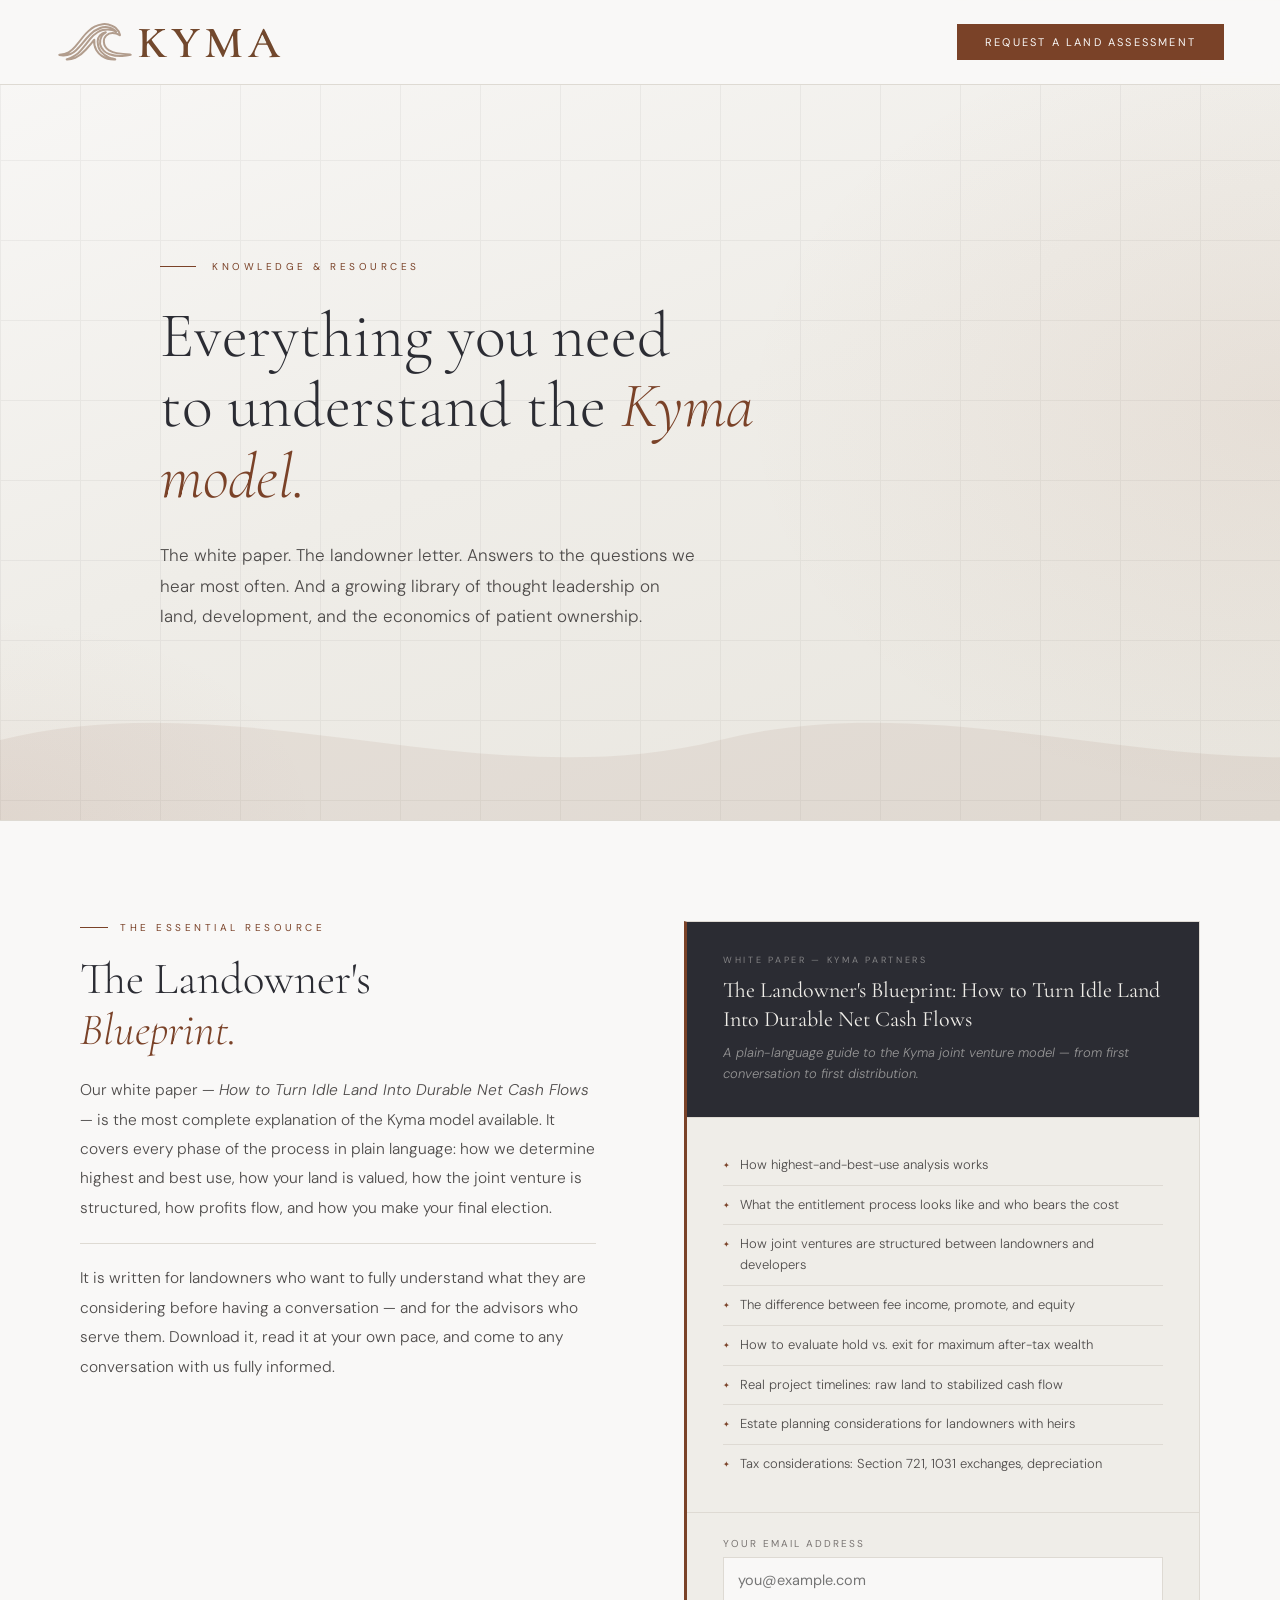
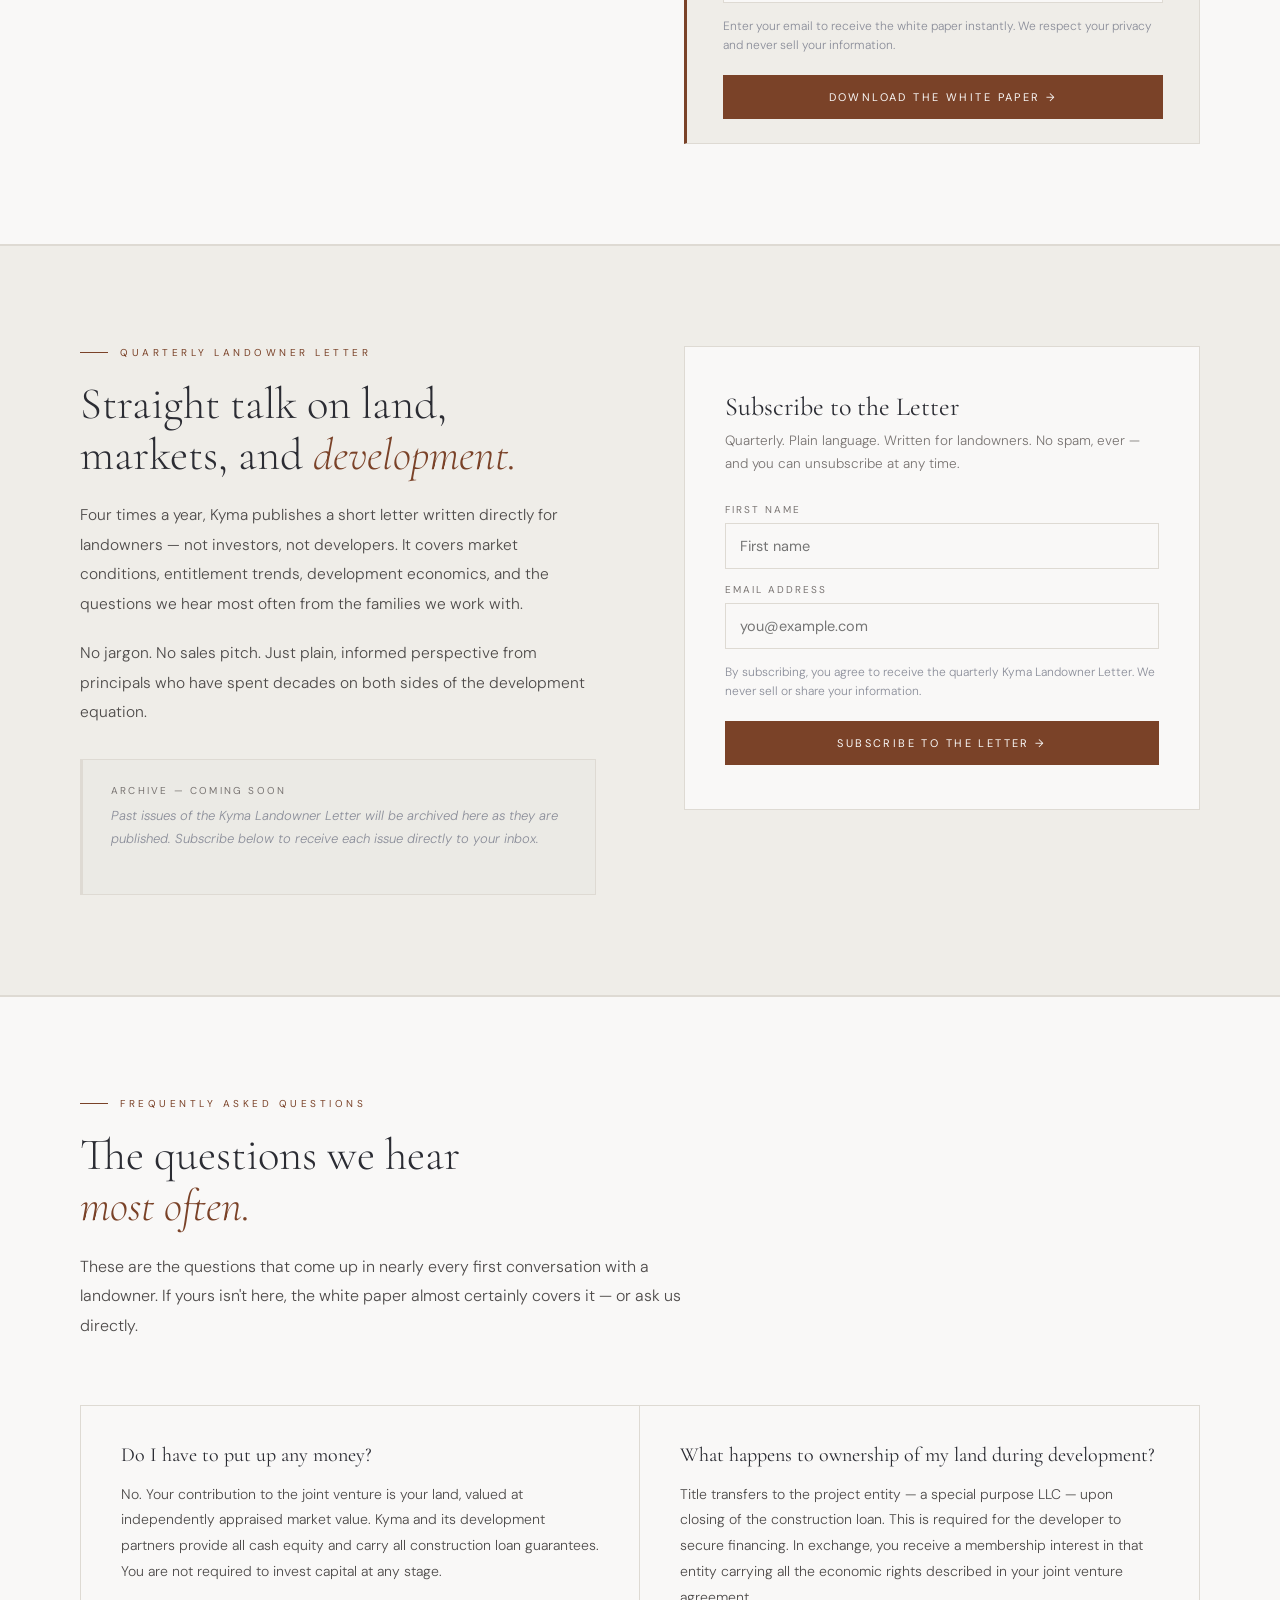
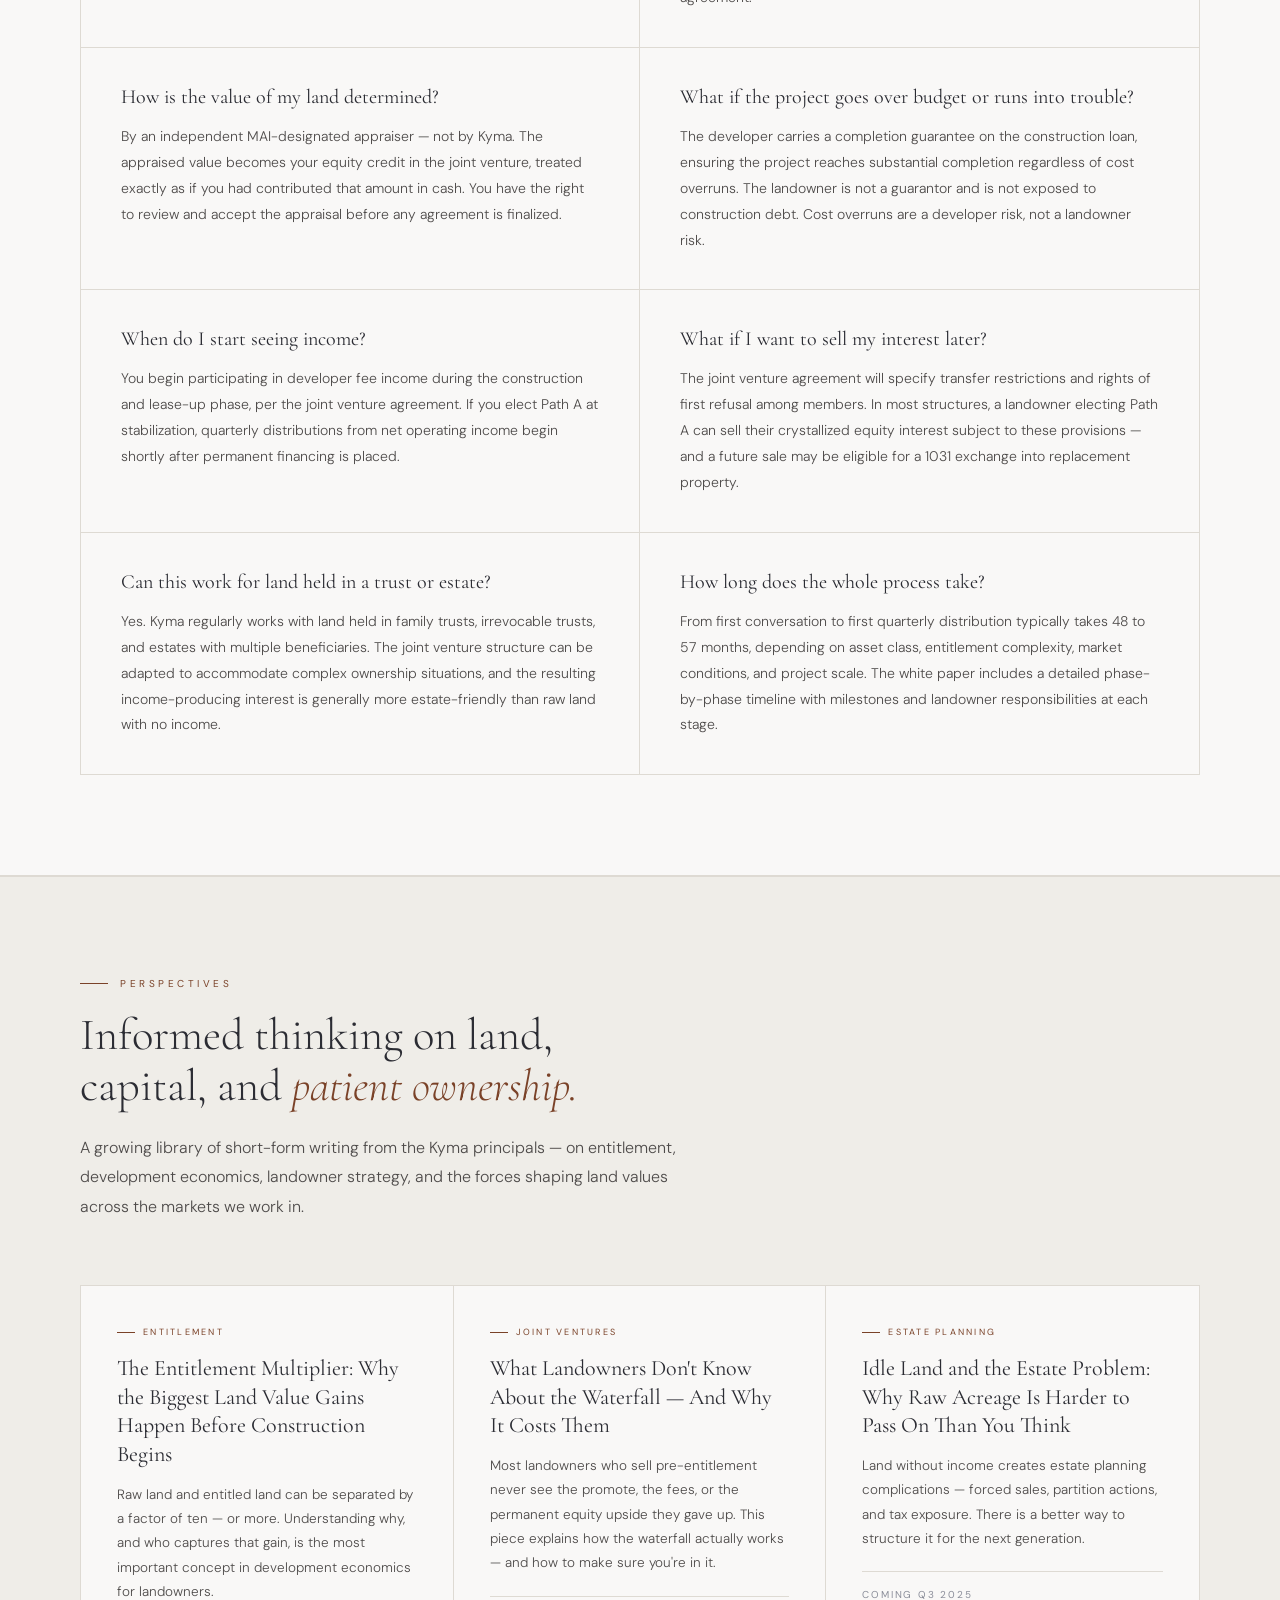
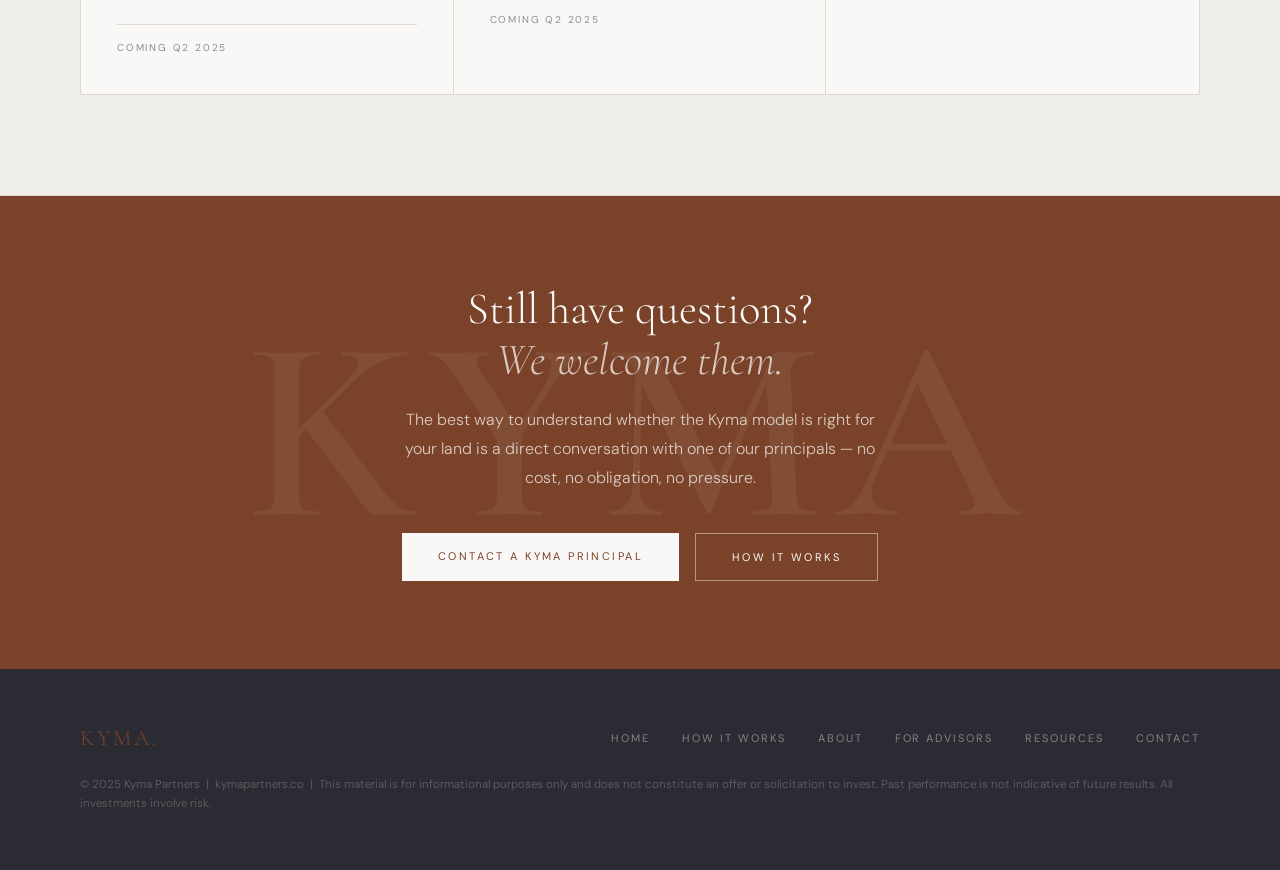
<file: kyma-resources.html>
<!DOCTYPE html>
<html lang="en">
<head>
<meta charset="UTF-8">
<meta name="viewport" content="width=device-width, initial-scale=1.0">
<title>Resources | Kyma Partners</title>
<link rel="preconnect" href="https://fonts.googleapis.com">
<link rel="preconnect" href="https://fonts.gstatic.com" crossorigin>
<link href="https://fonts.googleapis.com/css2?family=Cormorant+Garamond:ital,wght@0,300;0,400;0,500;0,600;1,300;1,400&family=DM+Sans:ital,opsz,wght@0,9..40,300;0,9..40,400;0,9..40,500;1,9..40,300&display=swap" rel="stylesheet">
<style>
  :root {
    --ink:        #2b2c33;
    --bone:       #efede8;
    --sand:       #e8e5de;
    --tide:       #4e4b4a;
    --tide-light: #797472;
    --gold:       #7a4228;
    --gold-pale:  #975835;
    --gold-light: #f4e8e0;
    --mist:       #8a8d99;
    --white:      #f9f8f7;
    --rule:       #dedad3;
  }

  *, *::before, *::after { box-sizing: border-box; margin: 0; padding: 0; }
  html { scroll-behavior: smooth; }

  body {
    background: var(--white);
    color: var(--ink);
    font-family: 'DM Sans', sans-serif;
    font-weight: 300;
    overflow-x: hidden;
  }

  /* ── NAV ── */
  nav {
    position: fixed; top: 0; left: 0; right: 0; z-index: 100;
    display: flex; align-items: center; justify-content: space-between;
    padding: 22px 56px;
    background: rgba(249,248,247,0.96);
    border-bottom: 1px solid var(--rule);
    backdrop-filter: blur(8px);
  }
  .logo {
    text-decoration: none;
    flex-shrink: 0;
    display: flex;
    align-items: center;
  }
  nav a.cta-nav {
    font-size: 11px; letter-spacing: 0.2em; text-transform: uppercase;
    color: var(--white); background: var(--gold);
    padding: 11px 28px; text-decoration: none;
    transition: background 0.3s;
    font-family: 'DM Sans', sans-serif; font-weight: 400;
  }
  nav a.cta-nav:hover { background: var(--gold-pale); }

  /* ── HERO ── */
  .hero {
    min-height: 52vh;
    position: relative;
    display: flex; align-items: center;
    overflow: hidden;
    background: var(--bone);
  }
  .hero-bg {
    position: absolute; inset: 0;
    background:
      radial-gradient(ellipse 70% 80% at 100% 50%, rgba(151,88,53,0.08) 0%, transparent 60%),
      radial-gradient(ellipse 50% 50% at 0% 100%, rgba(151,88,53,0.05) 0%, transparent 50%),
      linear-gradient(160deg, #f9f8f7 0%, #efede8 50%, #e8e5de 100%);
  }
  .grid-lines {
    position: absolute; inset: 0; opacity: 0.06;
    background-image:
      linear-gradient(var(--tide) 1px, transparent 1px),
      linear-gradient(90deg, var(--tide) 1px, transparent 1px);
    background-size: 80px 80px;
  }
  .wave-overlay {
    position: absolute; bottom: 0; left: 0; right: 0;
    height: 160px; opacity: 0.07;
  }
  .hero-content {
    position: relative; z-index: 2;
    max-width: 760px;
    padding: 160px 80px 88px;
  }
  .eyebrow {
    font-size: 10px; letter-spacing: 0.35em; text-transform: uppercase;
    color: var(--gold); margin-bottom: 28px;
    display: flex; align-items: center; gap: 16px; font-weight: 400;
  }
  .eyebrow::before { content: ''; display: block; width: 36px; height: 1px; background: var(--gold); }
  h1 {
    font-family: 'Cormorant Garamond', serif;
    font-size: clamp(38px, 5vw, 66px);
    font-weight: 300; line-height: 1.1;
    color: var(--ink); margin-bottom: 28px;
  }
  h1 em { font-style: italic; color: var(--gold); }
  .hero-sub {
    font-size: 17px; line-height: 1.8; color: var(--tide);
    max-width: 540px; font-weight: 300;
  }

  /* ── SECTION BASE ── */
  section { padding: 100px 80px; }
  .section-label {
    font-size: 10px; letter-spacing: 0.35em; text-transform: uppercase;
    color: var(--gold); margin-bottom: 20px;
    display: flex; align-items: center; gap: 12px; font-weight: 400;
  }
  .section-label::before { content: ''; width: 28px; height: 1px; background: var(--gold); display: block; }
  h2 {
    font-family: 'Cormorant Garamond', serif;
    font-size: clamp(30px, 3.5vw, 48px);
    font-weight: 300; line-height: 1.14; color: var(--ink);
  }
  h2 em { font-style: italic; color: var(--gold); }

  /* ── WHITE PAPER ── */
  .whitepaper {
    background: var(--white);
    border-top: 1px solid var(--rule);
    border-bottom: 1px solid var(--rule);
  }
  .wp-inner {
    display: grid; grid-template-columns: 1fr 1fr;
    gap: 88px; align-items: start;
  }
  .wp-left h2 { margin-bottom: 20px; }
  .wp-left p { font-size: 15.5px; line-height: 1.9; color: var(--tide); margin-bottom: 20px; }
  .wp-left p + p { padding-top: 20px; border-top: 1px solid var(--rule); }

  .wp-card {
    background: var(--bone);
    border: 1px solid var(--rule);
    border-left: 3px solid var(--gold);
    overflow: hidden;
  }
  .wp-card-header {
    padding: 32px 36px;
    border-bottom: 1px solid var(--rule);
    background: var(--ink);
  }
  .wp-card-header .wp-label {
    font-size: 9px; letter-spacing: 0.3em; text-transform: uppercase;
    color: rgba(239,237,232,0.45); margin-bottom: 10px; font-weight: 400;
  }
  .wp-card-header h3 {
    font-family: 'Cormorant Garamond', serif;
    font-size: 22px; font-weight: 400; color: var(--bone); line-height: 1.3;
  }
  .wp-card-header p {
    font-size: 13px; color: rgba(239,237,232,0.55); margin-top: 10px; line-height: 1.6;
    font-style: italic;
  }
  .wp-contents { padding: 28px 36px; }
  .wp-contents ul { list-style: none; }
  .wp-contents ul li {
    font-size: 13px; color: var(--tide); padding: 9px 0;
    border-bottom: 1px solid var(--rule);
    display: flex; gap: 10px; line-height: 1.6; align-items: flex-start;
  }
  .wp-contents ul li:last-child { border-bottom: none; }
  .wp-contents ul li::before { content: '✦'; color: var(--gold); font-size: 8px; margin-top: 4px; flex-shrink: 0; }
  .wp-cta { padding: 24px 36px; border-top: 1px solid var(--rule); }

  .btn-primary {
    background: var(--gold); color: var(--white);
    padding: 15px 32px; font-size: 11px; letter-spacing: 0.22em; text-transform: uppercase;
    text-decoration: none; transition: all 0.3s;
    font-family: 'DM Sans', sans-serif; font-weight: 400; display: inline-block;
    border: none; cursor: pointer; width: 100%; text-align: center;
  }
  .btn-primary:hover { background: var(--gold-pale); }

  /* ── LANDOWNER LETTER ── */
  .letter {
    background: var(--bone);
    border-top: 1px solid var(--rule);
    border-bottom: 1px solid var(--rule);
  }
  .letter-inner {
    display: grid; grid-template-columns: 1fr 1fr;
    gap: 88px; align-items: start;
  }
  .letter-left h2 { margin-bottom: 20px; }
  .letter-left p { font-size: 15.5px; line-height: 1.9; color: var(--tide); margin-bottom: 20px; }

  .letter-signup {
    background: var(--white);
    border: 1px solid var(--rule);
    padding: 44px 40px;
  }
  .letter-signup h3 {
    font-family: 'Cormorant Garamond', serif;
    font-size: 26px; font-weight: 400; color: var(--ink); margin-bottom: 8px;
  }
  .letter-signup .sub {
    font-size: 13.5px; color: var(--tide-light); margin-bottom: 28px; line-height: 1.65;
  }
  .form-group { margin-bottom: 14px; }
  .form-group label {
    display: block; font-size: 10px; letter-spacing: 0.2em;
    text-transform: uppercase; color: var(--tide-light); margin-bottom: 7px; font-weight: 400;
  }
  .form-group input {
    width: 100%; padding: 13px 14px;
    border: 1px solid var(--rule); border-radius: 0;
    font-family: 'DM Sans', sans-serif; font-size: 14.5px; color: var(--ink);
    background: var(--white); transition: border-color 0.2s;
    outline: none;
  }
  .form-group input:focus { border-color: var(--gold); background: var(--gold-light); }
  .consent { font-size: 12px; color: var(--mist); line-height: 1.6; margin: 14px 0 20px; }

  .archive-placeholder {
    margin-top: 32px;
    border: 1px solid var(--rule);
    border-left: 3px solid var(--rule);
    padding: 24px 28px;
    background: rgba(138,141,153,0.04);
  }
  .archive-placeholder p {
    font-size: 13px; color: var(--mist); font-style: italic; line-height: 1.7;
  }
  .archive-placeholder strong {
    display: block; font-size: 10px; letter-spacing: 0.22em;
    text-transform: uppercase; color: var(--tide-light);
    font-style: normal; font-weight: 400; margin-bottom: 8px;
  }

  /* ── FAQ ── */
  .faq {
    background: var(--white);
    border-top: 1px solid var(--rule);
    border-bottom: 1px solid var(--rule);
  }
  .faq-header { max-width: 640px; margin-bottom: 64px; }
  .faq-header p { margin-top: 20px; font-size: 16px; line-height: 1.85; color: var(--tide); }

  .faq-grid {
    display: grid; grid-template-columns: 1fr 1fr;
    gap: 0;
    border: 1px solid var(--rule);
  }
  .faq-item {
    padding: 36px 40px;
    border-right: 1px solid var(--rule);
    border-bottom: 1px solid var(--rule);
    transition: background 0.3s;
  }
  .faq-item:nth-child(2n) { border-right: none; }
  .faq-item:nth-last-child(-n+2) { border-bottom: none; }
  .faq-item:hover { background: var(--bone); }
  .faq-item h4 {
    font-family: 'Cormorant Garamond', serif;
    font-size: 20px; font-weight: 400;
    color: var(--ink); margin-bottom: 14px; line-height: 1.3;
  }
  .faq-item p { font-size: 14px; line-height: 1.85; color: var(--tide); }

  /* ── THOUGHT LEADERSHIP ── */
  .thought {
    background: var(--bone);
    border-top: 1px solid var(--rule);
    border-bottom: 1px solid var(--rule);
  }
  .thought-header { max-width: 640px; margin-bottom: 64px; }
  .thought-header p { margin-top: 20px; font-size: 16px; line-height: 1.85; color: var(--tide); }

  .thought-grid {
    display: grid; grid-template-columns: repeat(3, 1fr);
    gap: 0;
    border: 1px solid var(--rule);
  }
  .thought-card {
    padding: 40px 36px;
    border-right: 1px solid var(--rule);
    background: var(--white);
    position: relative; overflow: hidden;
    transition: background 0.3s;
  }
  .thought-card:last-child { border-right: none; }
  .thought-card:hover { background: var(--gold-light); }
  .thought-card::before {
    content: ''; position: absolute; top: 0; left: 0; right: 0; height: 2px;
    background: transparent; transition: background 0.3s;
  }
  .thought-card:hover::before { background: var(--gold); }
  .thought-tag {
    font-size: 9px; letter-spacing: 0.25em; text-transform: uppercase;
    color: var(--gold); font-weight: 400; margin-bottom: 16px;
    display: flex; align-items: center; gap: 8px;
  }
  .thought-tag::before { content: ''; width: 18px; height: 1px; background: var(--gold); display: block; }
  .thought-card h3 {
    font-family: 'Cormorant Garamond', serif;
    font-size: 22px; font-weight: 400;
    color: var(--ink); margin-bottom: 14px; line-height: 1.3;
  }
  .thought-card p { font-size: 13.5px; line-height: 1.8; color: var(--tide); margin-bottom: 20px; }
  .thought-coming {
    font-size: 10px; letter-spacing: 0.18em; text-transform: uppercase;
    color: var(--mist); font-weight: 400;
    padding-top: 16px; border-top: 1px solid var(--rule);
  }

  /* ── CTA ── */
  .cta-band {
    background: var(--gold);
    padding: 88px 80px;
    text-align: center;
    position: relative; overflow: hidden;
  }
  .cta-band::before {
    content: 'KYMA';
    position: absolute;
    font-family: 'Cormorant Garamond', serif;
    font-size: 260px; font-weight: 600;
    color: rgba(255,255,255,0.06);
    top: 50%; left: 50%; transform: translate(-50%, -50%);
    white-space: nowrap; pointer-events: none; letter-spacing: 0.05em;
  }
  .cta-band h2 { color: var(--white); margin-bottom: 20px; position: relative; z-index: 1; }
  .cta-band h2 em { color: rgba(255,255,255,0.7); }
  .cta-band p {
    font-size: 16px; line-height: 1.8; color: rgba(249,248,247,0.75);
    max-width: 500px; margin: 0 auto 40px; position: relative; z-index: 1;
  }
  .cta-actions { display: flex; gap: 16px; justify-content: center; flex-wrap: wrap; position: relative; z-index: 1; }
  .btn-white {
    background: var(--white); color: var(--gold);
    padding: 16px 36px; font-size: 11px; letter-spacing: 0.22em; text-transform: uppercase;
    text-decoration: none; transition: all 0.3s;
    font-family: 'DM Sans', sans-serif; font-weight: 400; display: inline-block;
  }
  .btn-white:hover { background: var(--bone); transform: translateY(-1px); }
  .btn-outline-white {
    background: transparent; color: var(--white);
    padding: 16px 36px; font-size: 11px; letter-spacing: 0.22em; text-transform: uppercase;
    text-decoration: none; border: 1px solid rgba(255,255,255,0.45);
    transition: all 0.3s; font-family: 'DM Sans', sans-serif; font-weight: 400; display: inline-block;
  }
  .btn-outline-white:hover { background: rgba(255,255,255,0.12); border-color: var(--white); }

  /* ── FOOTER ── */
  footer {
    background: var(--ink);
    padding: 56px 80px;
    display: flex; justify-content: space-between; align-items: center;
    flex-wrap: wrap; gap: 24px;
  }
  .footer-logo { font-family: 'Cormorant Garamond', serif; font-size: 22px; color: var(--gold); letter-spacing: 0.14em; }
  .footer-links { display: flex; gap: 32px; }
  .footer-links a {
    font-size: 11px; letter-spacing: 0.18em; text-transform: uppercase;
    color: rgba(239,237,232,0.45); text-decoration: none; transition: color 0.2s; font-weight: 400;
  }
  .footer-links a:hover { color: var(--gold); }
  footer p { font-size: 11.5px; color: rgba(239,237,232,0.28); width: 100%; line-height: 1.7; }

  /* ── ANIMATIONS ── */
  @keyframes fadeInUp { from { opacity: 0; transform: translateY(24px); } to { opacity: 1; transform: translateY(0); } }
  .fade-in { animation: fadeInUp 0.9s ease both; }
  .fade-in-delay-1 { animation: fadeInUp 0.9s 0.2s ease both; }
  .fade-in-delay-2 { animation: fadeInUp 0.9s 0.4s ease both; }
  .reveal { opacity: 0; transform: translateY(32px); transition: opacity 0.8s ease, transform 0.8s ease; }
  .reveal.visible { opacity: 1; transform: translateY(0); }

  /* Success state */
  .success-msg { display: none; text-align: center; padding: 32px 20px; }
  .success-msg .check {
    width: 52px; height: 52px; background: var(--gold); border-radius: 50%;
    display: flex; align-items: center; justify-content: center;
    margin: 0 auto 16px; font-size: 20px; color: white;
  }
  .success-msg h3 { font-family: 'Cormorant Garamond', serif; font-size: 26px; font-weight: 400; color: var(--ink); margin-bottom: 8px; }
  .success-msg p { color: var(--tide-light); font-size: 14px; line-height: 1.7; }

  /* ── MOBILE ── */
  @media (max-width: 900px) {
    nav { padding: 18px 24px; }
    .hero-content { padding: 120px 24px 72px; }
    section { padding: 72px 24px; }
    .wp-inner, .letter-inner { grid-template-columns: 1fr; gap: 48px; }
    .faq-grid { grid-template-columns: 1fr; }
    .faq-item:nth-child(2n) { border-right: 1px solid var(--rule); }
    .faq-item:nth-last-child(-n+2) { border-bottom: 1px solid var(--rule); }
    .faq-item:last-child { border-bottom: none; }
    .thought-grid { grid-template-columns: 1fr; }
    .thought-card { border-right: none; border-bottom: 1px solid var(--rule); }
    .thought-card:last-child { border-bottom: none; }
    .cta-band { padding: 72px 24px; }
    footer { padding: 40px 24px; flex-direction: column; align-items: flex-start; }
  }
</style>
</head>
<body>

<!-- NAV -->
<nav>
  <a class="logo" href="index.html" style="display:flex;align-items:center;text-decoration:none;">
  <svg xmlns="http://www.w3.org/2000/svg" viewBox="230 230 570 100" height="40" style="display:block;">
    <g stroke-width="2.00" fill="none" stroke-linecap="butt">
      <path stroke="#b29d8d" vector-effect="non-scaling-stroke" d="M 354.47 256.14 C 349.81 258.94 346.47 261.21 343.97 265.98 C 337.49 278.35 339.99 291.77 349.25 301.73 Q 354.62 307.52 363.62 310.64 Q 379.28 316.09 395.49 315.15 Q 406.52 314.51 416.62 312.22 A 0.28 0.28 0.0 0 0 416.64 311.68 Q 415.89 311.47 414.97 311.42 Q 396.61 310.28 381.73 307.79 Q 371.78 306.12 362.70 300.84 Q 350.32 293.64 349.66 279.33 Q 349.23 269.90 355.43 264.01 Q 362.16 257.61 370.73 257.51 C 377.11 257.43 383.76 259.15 389.34 263.00 A 0.41 0.41 0.0 0 0 389.97 262.58 C 388.56 255.19 384.47 249.62 378.91 244.66 Q 375.94 242.01 370.66 239.57 Q 358.29 233.86 346.42 235.38 Q 335.91 236.73 326.39 241.34 Q 320.03 244.42 310.98 252.79 Q 303.19 259.99 297.88 266.88 Q 288.27 279.34 278.52 291.06 C 273.07 297.62 267.92 302.03 261.54 305.80 C 254.87 309.75 246.91 311.36 238.70 311.74 A 0.44 0.44 0.0 0 0 238.61 312.60 Q 243.44 313.93 249.47 313.68 Q 267.23 312.95 280.25 300.51 Q 289.04 292.12 294.88 284.83 C 301.79 276.19 311.10 265.52 316.04 260.52 Q 325.78 250.64 340.39 244.89 Q 348.69 241.62 358.56 242.82 Q 371.55 244.42 380.81 254.00 A 0.22 0.22 0.0 0 1 380.54 254.34 C 370.49 248.37 357.90 247.87 346.84 250.07 C 342.29 250.97 337.91 253.19 334.05 255.57 Q 323.06 262.34 314.95 272.94 Q 304.27 286.90 293.22 299.93 Q 287.44 306.73 284.61 308.89 C 278.24 313.73 273.55 317.13 266.27 319.87 Q 261.39 321.70 257.80 322.82 Q 257.14 323.02 256.84 323.27 A 0.25 0.25 0.0 0 0 256.99 323.71 Q 268.09 323.97 278.02 319.59 C 288.22 315.08 297.76 307.00 305.03 298.78 Q 316.22 286.14 325.29 274.44 A 0.29 0.28 -22.5 0 1 325.80 274.65 Q 324.01 288.59 331.10 300.66 Q 336.07 309.11 344.23 314.49 Q 359.73 324.70 377.92 323.64 A 0.31 0.31 0.0 0 0 377.99 323.03 Q 375.86 322.43 371.13 321.32 Q 367.85 320.56 362.14 318.32 C 354.14 315.19 348.40 310.52 342.51 304.02 C 335.81 296.64 334.46 287.72 334.14 278.49 C 333.72 266.63 343.14 257.89 354.28 255.65 A 0.27 0.27 0.0 0 1 354.47 256.14"/>
    </g>
    <path fill="#72482d" d="M 735.90 316.07 A 0.60 0.60 0.0 0 1 736.48 316.67 L 736.48 317.16 A 0.53 0.53 0.0 0 1 735.95 317.69 L 710.21 317.59 A 0.64 0.63 3.9 0 1 709.58 316.87 L 709.59 316.85 A 1.13 1.12 -0.8 0 1 710.45 315.97 Q 715.08 314.95 717.23 311.97 C 722.01 305.36 725.35 298.20 728.57 290.22 Q 730.34 285.81 732.48 281.26 Q 736.80 272.06 742.31 258.93 C 743.70 255.60 745.82 251.67 747.26 248.26 C 747.88 246.79 749.76 246.36 750.73 247.90 C 753.74 252.66 755.94 258.37 758.69 264.00 Q 769.40 285.91 777.75 303.26 Q 780.66 309.32 784.56 313.43 Q 786.15 315.11 789.86 316.06 C 790.16 316.14 790.57 316.40 790.66 316.76 A 0.71 0.63 82.8 0 1 790.06 317.63 Q 777.66 317.53 763.81 317.89 A 0.77 0.77 0.0 0 1 763.03 317.05 L 763.03 317.00 A 0.99 0.99 0.0 0 1 763.99 316.10 Q 766.59 316.04 768.81 314.66 A 1.12 1.12 0.0 0 0 769.31 313.92 Q 769.77 311.14 768.79 309.22 Q 762.04 295.96 758.64 288.19 A 2.14 2.14 0.0 0 0 756.68 286.91 L 735.37 286.91 A 0.72 0.70 13.9 0 0 734.74 287.28 Q 730.45 295.23 728.12 301.08 C 726.04 306.31 724.71 313.99 731.64 315.60 Q 733.33 315.99 735.90 316.07 Z M 736.51 282.42 A 0.55 0.55 0.0 0 0 737.02 283.19 L 755.21 283.00 A 0.55 0.55 0.0 0 0 755.70 282.22 L 746.40 262.35 A 0.55 0.55 0.0 0 0 745.40 262.36 L 736.51 282.42 Z"/>
    <path fill="#72482d" d="M 456.87 280.07 A 0.16 0.16 0.0 0 0 457.14 280.19 Q 466.42 271.57 473.20 264.63 Q 474.51 263.29 477.73 260.32 C 480.42 257.84 484.86 253.94 481.49 250.99 C 480.47 250.11 478.19 249.87 476.74 249.52 A 0.93 0.93 0.0 0 1 476.96 247.69 L 501.88 247.69 A 1.02 1.02 0.0 0 1 502.06 249.72 L 498.12 250.43 A 2.78 2.51 -60.9 0 0 497.33 250.70 Q 489.04 255.00 485.59 258.34 Q 477.18 266.46 469.96 273.07 A 1.83 1.83 0.0 0 0 469.76 275.55 C 471.64 277.92 472.89 280.44 474.91 283.04 Q 482.94 293.43 492.91 306.91 Q 493.13 307.21 496.10 310.12 C 499.49 313.44 502.29 315.81 507.23 316.11 A 0.78 0.77 -89.2 0 1 507.96 316.87 L 507.96 316.90 A 0.71 0.70 -90.0 0 1 507.26 317.61 L 488.67 317.60 A 2.88 2.86 -18.0 0 1 486.39 316.45 L 461.28 282.95 A 1.07 1.07 0.0 0 0 459.74 282.76 Q 457.13 284.89 457.05 289.49 Q 456.96 294.54 457.29 310.46 C 457.40 315.58 461.05 316.08 465.08 316.21 A 0.47 0.47 0.0 0 1 465.53 316.68 L 465.53 317.09 A 0.57 0.56 -0.0 0 1 464.96 317.65 L 437.85 317.65 A 0.80 0.79 78.1 0 1 437.12 317.17 L 437.01 316.91 A 0.59 0.59 0.0 0 1 437.52 316.11 C 441.42 315.83 445.46 315.93 445.68 311.07 C 446.50 292.74 446.35 279.15 445.94 261.50 C 445.77 253.75 446.25 250.50 438.09 249.64 A 0.99 0.98 -87.1 0 1 437.21 248.66 L 437.21 248.28 A 0.72 0.71 -89.6 0 1 437.93 247.56 L 465.08 247.86 A 0.03 0.03 0.0 0 1 465.11 247.89 Q 465.10 248.12 465.12 248.14 A 0.66 0.66 0.0 0 1 464.92 249.34 C 461.00 250.33 457.23 250.60 457.18 255.78 Q 457.02 273.38 456.87 280.07 Z"/>
    <path fill="#72482d" d="M 539.71 316.82 L 539.70 316.78 A 0.78 0.77 -89.7 0 1 540.54 315.94 C 543.96 316.25 547.86 315.57 548.21 311.32 Q 549.18 299.29 548.64 287.48 Q 548.57 285.80 546.40 282.60 Q 536.14 267.49 527.71 255.04 Q 524.40 250.16 519.23 249.64 A 1.06 1.05 2.7 0 1 518.27 248.59 L 518.27 248.22 A 0.48 0.48 0.0 0 1 518.75 247.74 Q 530.13 247.74 542.50 247.54 Q 543.96 247.52 545.32 247.81 A 0.80 0.79 44.3 0 1 545.34 249.36 C 543.19 249.89 539.28 250.60 540.23 253.43 Q 540.79 255.11 544.46 260.38 C 548.89 266.74 552.67 273.55 556.82 279.69 A 0.89 0.88 44.4 0 0 558.29 279.68 Q 564.97 269.32 571.19 258.21 Q 574.33 252.59 568.84 250.21 Q 568.11 249.89 566.00 249.14 A 0.71 0.71 0.0 0 1 566.23 247.76 Q 581.58 247.52 589.21 247.77 Q 589.58 247.78 589.73 248.13 A 1.03 0.98 -21.6 0 1 589.11 249.47 C 586.39 250.42 584.17 251.20 582.42 252.79 Q 576.97 257.73 575.20 260.45 Q 566.26 274.12 560.77 283.49 A 5.12 5.12 0.0 0 0 560.07 285.80 Q 559.45 296.02 559.83 307.45 C 560.07 314.71 561.26 315.55 568.34 316.16 A 0.71 0.71 0.0 0 1 568.98 316.97 L 568.98 317.00 A 0.77 0.76 5.5 0 1 568.23 317.61 L 540.65 317.63 A 0.95 0.95 0.0 0 1 539.71 316.82 Z"/>
    <path fill="#72482d" d="M 619.59 264.33 A 0.22 0.22 0.0 0 0 619.17 264.42 Q 618.40 281.32 618.02 302.74 Q 617.94 307.35 619.59 311.90 C 620.58 314.62 624.55 315.98 627.18 316.06 A 0.78 0.77 -83.6 0 1 627.91 316.98 L 627.84 317.28 A 0.48 0.48 0.0 0 1 627.37 317.65 L 604.41 317.65 A 0.60 0.60 0.0 0 1 603.81 317.05 L 603.81 316.59 A 0.58 0.57 -2.8 0 1 604.33 316.02 C 610.84 315.40 612.84 311.04 613.50 305.25 C 614.07 300.26 613.77 295.62 614.21 289.92 Q 615.37 274.86 615.25 257.73 C 615.22 252.75 610.30 251.17 605.55 249.64 Q 604.82 249.40 604.68 248.94 A 0.90 0.85 -9.1 0 1 605.53 247.84 Q 611.78 247.61 621.94 247.65 A 3.26 3.25 76.7 0 1 624.85 249.45 L 650.19 299.99 A 0.50 0.49 44.2 0 0 651.08 299.98 Q 661.37 278.09 673.22 250.76 C 674.23 248.43 674.93 247.61 677.69 247.61 Q 685.11 247.62 692.02 247.79 A 0.87 0.87 0.0 0 1 692.16 249.52 C 688.54 250.21 686.09 250.03 683.81 253.85 A 2.25 2.24 -29.4 0 0 683.50 254.95 C 683.22 274.67 684.07 283.06 685.72 308.25 C 686.10 313.97 688.02 315.74 693.64 315.97 A 0.84 0.84 0.0 0 1 694.44 316.81 L 694.44 317.18 A 0.50 0.50 0.0 0 1 693.94 317.68 L 666.72 317.68 A 0.66 0.65 -13.0 0 1 666.13 317.32 L 665.88 316.83 A 0.56 0.55 -14.1 0 1 666.36 316.03 Q 669.84 315.95 672.23 314.80 A 2.42 2.38 2.7 0 0 673.20 313.93 C 675.10 310.91 674.35 303.08 674.16 299.75 Q 673.16 281.88 672.57 265.50 Q 672.55 264.83 672.42 264.48 A 0.44 0.44 0.0 0 0 671.60 264.46 Q 661.92 286.00 649.38 315.37 Q 648.77 316.79 648.21 317.28 A 1.51 1.51 0.0 0 1 645.89 316.80 L 619.59 264.33 Z"/>
    <path fill="#f1f1ec" d="M 736.51 282.42 L 745.40 262.36 A 0.55 0.55 0.0 0 1 746.40 262.35 L 755.70 282.22 A 0.55 0.55 0.0 0 1 755.21 283.00 L 737.02 283.19 A 0.55 0.55 0.0 0 1 736.51 282.42 Z"/>
  </svg>
</a>
  <a class="cta-nav" href="index.html#capture">Request a Land Assessment</a>
</nav>

<!-- HERO -->
<section class="hero">
  <div class="hero-bg"></div>
  <div class="grid-lines"></div>
  <svg class="wave-overlay" viewBox="0 0 1440 160" preserveAspectRatio="none" fill="none" xmlns="http://www.w3.org/2000/svg">
    <path d="M0,80 C240,20 480,140 720,80 C960,20 1200,140 1440,80 L1440,160 L0,160 Z" fill="rgba(122,66,40,1)"/>
  </svg>
  <div class="hero-content">
    <div class="eyebrow fade-in">Knowledge & Resources</div>
    <h1 class="fade-in-delay-1">
      Everything you need<br>to understand the <em>Kyma model.</em>
    </h1>
    <p class="hero-sub fade-in-delay-2">
      The white paper. The landowner letter. Answers to the questions we hear most often. And a growing library of thought leadership on land, development, and the economics of patient ownership.
    </p>
  </div>
</section>

<!-- WHITE PAPER -->
<section class="whitepaper" id="whitepaper">
  <div class="wp-inner">
    <div class="wp-left reveal">
      <div class="section-label">The Essential Resource</div>
      <h2>The Landowner's<br><em>Blueprint.</em></h2>
      <p>
        Our white paper — <em>How to Turn Idle Land Into Durable Net Cash Flows</em> — is the most complete explanation of the Kyma model available. It covers every phase of the process in plain language: how we determine highest and best use, how your land is valued, how the joint venture is structured, how profits flow, and how you make your final election.
      </p>
      <p>
        It is written for landowners who want to fully understand what they are considering before having a conversation — and for the advisors who serve them. Download it, read it at your own pace, and come to any conversation with us fully informed.
      </p>
    </div>
    <div class="wp-right reveal">
      <div class="wp-card">
        <div class="wp-card-header">
          <div class="wp-label">White Paper — Kyma Partners</div>
          <h3>The Landowner's Blueprint: How to Turn Idle Land Into Durable Net Cash Flows</h3>
          <p>A plain-language guide to the Kyma joint venture model — from first conversation to first distribution.</p>
        </div>
        <div class="wp-contents">
          <ul>
            <li>How highest-and-best-use analysis works</li>
            <li>What the entitlement process looks like and who bears the cost</li>
            <li>How joint ventures are structured between landowners and developers</li>
            <li>The difference between fee income, promote, and equity</li>
            <li>How to evaluate hold vs. exit for maximum after-tax wealth</li>
            <li>Real project timelines: raw land to stabilized cash flow</li>
            <li>Estate planning considerations for landowners with heirs</li>
            <li>Tax considerations: Section 721, 1031 exchanges, depreciation</li>
          </ul>
        </div>
        <div class="wp-cta" id="wp-form-area">
          <div id="wp-form">
            <div class="form-group">
              <label>Your Email Address</label>
              <input type="email" id="wp-email" placeholder="you@example.com">
            </div>
            <div class="consent">Enter your email to receive the white paper instantly. We respect your privacy and never sell your information.</div>
            <button class="btn-primary" onclick="handleWPDownload(event)">Download the White Paper →</button>
          </div>
          <div class="success-msg" id="wp-success">
            <div class="check">✓</div>
            <h3>On its way.</h3>
            <p>The white paper has been sent to your inbox. A Kyma principal will follow up within one business day.</p>
          </div>
        </div>
      </div>
    </div>
  </div>
</section>

<!-- LANDOWNER LETTER -->
<section class="letter" id="letter">
  <div class="letter-inner">
    <div class="letter-left reveal">
      <div class="section-label">Quarterly Landowner Letter</div>
      <h2>Straight talk on land,<br>markets, and <em>development.</em></h2>
      <p>
        Four times a year, Kyma publishes a short letter written directly for landowners — not investors, not developers. It covers market conditions, entitlement trends, development economics, and the questions we hear most often from the families we work with.
      </p>
      <p>
        No jargon. No sales pitch. Just plain, informed perspective from principals who have spent decades on both sides of the development equation.
      </p>
      <div class="archive-placeholder">
        <strong>Archive — Coming Soon</strong>
        <p>Past issues of the Kyma Landowner Letter will be archived here as they are published. Subscribe below to receive each issue directly to your inbox.</p>
      </div>
    </div>
    <div class="letter-right reveal">
      <div class="letter-signup">
        <h3>Subscribe to the Letter</h3>
        <p class="sub">Quarterly. Plain language. Written for landowners. No spam, ever — and you can unsubscribe at any time.</p>
        <div id="letter-form">
          <div class="form-group">
            <label>First Name</label>
            <input type="text" id="letter-fname" placeholder="First name">
          </div>
          <div class="form-group">
            <label>Email Address</label>
            <input type="email" id="letter-email" placeholder="you@example.com">
          </div>
          <div class="consent">By subscribing, you agree to receive the quarterly Kyma Landowner Letter. We never sell or share your information.</div>
          <button class="btn-primary" onclick="handleLetterSignup(event)">Subscribe to the Letter →</button>
        </div>
        <div class="success-msg" id="letter-success">
          <div class="check">✓</div>
          <h3>You're subscribed.</h3>
          <p>You'll receive the next issue of the Kyma Landowner Letter when it's published. We'll never send you anything else without your permission.</p>
        </div>
      </div>
    </div>
  </div>
</section>

<!-- FAQ -->
<section class="faq" id="faq">
  <div class="faq-header reveal">
    <div class="section-label">Frequently Asked Questions</div>
    <h2>The questions we hear<br><em>most often.</em></h2>
    <p>These are the questions that come up in nearly every first conversation with a landowner. If yours isn't here, the white paper almost certainly covers it — or ask us directly.</p>
  </div>

  <div class="faq-grid">
    <div class="faq-item reveal">
      <h4>Do I have to put up any money?</h4>
      <p>No. Your contribution to the joint venture is your land, valued at independently appraised market value. Kyma and its development partners provide all cash equity and carry all construction loan guarantees. You are not required to invest capital at any stage.</p>
    </div>
    <div class="faq-item reveal">
      <h4>What happens to ownership of my land during development?</h4>
      <p>Title transfers to the project entity — a special purpose LLC — upon closing of the construction loan. This is required for the developer to secure financing. In exchange, you receive a membership interest in that entity carrying all the economic rights described in your joint venture agreement.</p>
    </div>
    <div class="faq-item reveal">
      <h4>How is the value of my land determined?</h4>
      <p>By an independent MAI-designated appraiser — not by Kyma. The appraised value becomes your equity credit in the joint venture, treated exactly as if you had contributed that amount in cash. You have the right to review and accept the appraisal before any agreement is finalized.</p>
    </div>
    <div class="faq-item reveal">
      <h4>What if the project goes over budget or runs into trouble?</h4>
      <p>The developer carries a completion guarantee on the construction loan, ensuring the project reaches substantial completion regardless of cost overruns. The landowner is not a guarantor and is not exposed to construction debt. Cost overruns are a developer risk, not a landowner risk.</p>
    </div>
    <div class="faq-item reveal">
      <h4>When do I start seeing income?</h4>
      <p>You begin participating in developer fee income during the construction and lease-up phase, per the joint venture agreement. If you elect Path A at stabilization, quarterly distributions from net operating income begin shortly after permanent financing is placed.</p>
    </div>
    <div class="faq-item reveal">
      <h4>What if I want to sell my interest later?</h4>
      <p>The joint venture agreement will specify transfer restrictions and rights of first refusal among members. In most structures, a landowner electing Path A can sell their crystallized equity interest subject to these provisions — and a future sale may be eligible for a 1031 exchange into replacement property.</p>
    </div>
    <div class="faq-item reveal">
      <h4>Can this work for land held in a trust or estate?</h4>
      <p>Yes. Kyma regularly works with land held in family trusts, irrevocable trusts, and estates with multiple beneficiaries. The joint venture structure can be adapted to accommodate complex ownership situations, and the resulting income-producing interest is generally more estate-friendly than raw land with no income.</p>
    </div>
    <div class="faq-item reveal">
      <h4>How long does the whole process take?</h4>
      <p>From first conversation to first quarterly distribution typically takes 48 to 57 months, depending on asset class, entitlement complexity, market conditions, and project scale. The white paper includes a detailed phase-by-phase timeline with milestones and landowner responsibilities at each stage.</p>
    </div>
  </div>
</section>

<!-- THOUGHT LEADERSHIP -->
<section class="thought" id="insights">
  <div class="thought-header reveal">
    <div class="section-label">Perspectives</div>
    <h2>Informed thinking on land,<br>capital, and <em>patient ownership.</em></h2>
    <p>A growing library of short-form writing from the Kyma principals — on entitlement, development economics, landowner strategy, and the forces shaping land values across the markets we work in.</p>
  </div>
  <div class="thought-grid">
    <div class="thought-card reveal">
      <div class="thought-tag">Entitlement</div>
      <h3>The Entitlement Multiplier: Why the Biggest Land Value Gains Happen Before Construction Begins</h3>
      <p>Raw land and entitled land can be separated by a factor of ten — or more. Understanding why, and who captures that gain, is the most important concept in development economics for landowners.</p>
      <div class="thought-coming">Coming Q2 2025</div>
    </div>
    <div class="thought-card reveal">
      <div class="thought-tag">Joint Ventures</div>
      <h3>What Landowners Don't Know About the Waterfall — And Why It Costs Them</h3>
      <p>Most landowners who sell pre-entitlement never see the promote, the fees, or the permanent equity upside they gave up. This piece explains how the waterfall actually works — and how to make sure you're in it.</p>
      <div class="thought-coming">Coming Q2 2025</div>
    </div>
    <div class="thought-card reveal">
      <div class="thought-tag">Estate Planning</div>
      <h3>Idle Land and the Estate Problem: Why Raw Acreage Is Harder to Pass On Than You Think</h3>
      <p>Land without income creates estate planning complications — forced sales, partition actions, and tax exposure. There is a better way to structure it for the next generation.</p>
      <div class="thought-coming">Coming Q3 2025</div>
    </div>
  </div>
</section>

<!-- CTA -->
<div class="cta-band">
  <h2>Still have questions?<br><em>We welcome them.</em></h2>
  <p>The best way to understand whether the Kyma model is right for your land is a direct conversation with one of our principals — no cost, no obligation, no pressure.</p>
  <div class="cta-actions">
    <a href="contact.html" class="btn-white">Contact a Kyma Principal</a>
    <a href="how-it-works.html" class="btn-outline-white">How It Works</a>
  </div>
</div>

<!-- FOOTER -->
<footer>
  <div class="footer-logo">KYMA.</div>
  <div class="footer-links">
    <a href="index.html">Home</a>
    <a href="how-it-works.html">How It Works</a>
    <a href="about.html">About</a>
    <a href="advisors.html">For Advisors</a>
    <a href="resources.html">Resources</a>
    <a href="contact.html">Contact</a>
  </div>
  <p>© 2025 Kyma Partners &nbsp;|&nbsp; kymapartners.co &nbsp;|&nbsp; This material is for informational purposes only and does not constitute an offer or solicitation to invest. Past performance is not indicative of future results. All investments involve risk.</p>
</footer>

<script>
  const reveals = document.querySelectorAll('.reveal');
  const observer = new IntersectionObserver((entries) => {
    entries.forEach((e, i) => {
      if (e.isIntersecting) {
        setTimeout(() => e.target.classList.add('visible'), i * 80);
      }
    });
  }, { threshold: 0.1, rootMargin: '0px 0px -60px 0px' });
  reveals.forEach(r => observer.observe(r));

  function handleWPDownload(e) {
    e.preventDefault();
    const email = document.getElementById('wp-email').value;
    if (!email) { alert('Please enter your email address.'); return; }
    console.log('WP Download:', { email, source: 'resources-page', timestamp: new Date().toISOString() });
    document.getElementById('wp-form').style.display = 'none';
    document.getElementById('wp-success').style.display = 'block';
  }

  function handleLetterSignup(e) {
    e.preventDefault();
    const email = document.getElementById('letter-email').value;
    if (!email) { alert('Please enter your email address.'); return; }
    console.log('Letter Signup:', {
      name: document.getElementById('letter-fname').value,
      email, source: 'resources-page', timestamp: new Date().toISOString()
    });
    document.getElementById('letter-form').style.display = 'none';
    document.getElementById('letter-success').style.display = 'block';
  }
</script>

</body>
</html>
</file>
